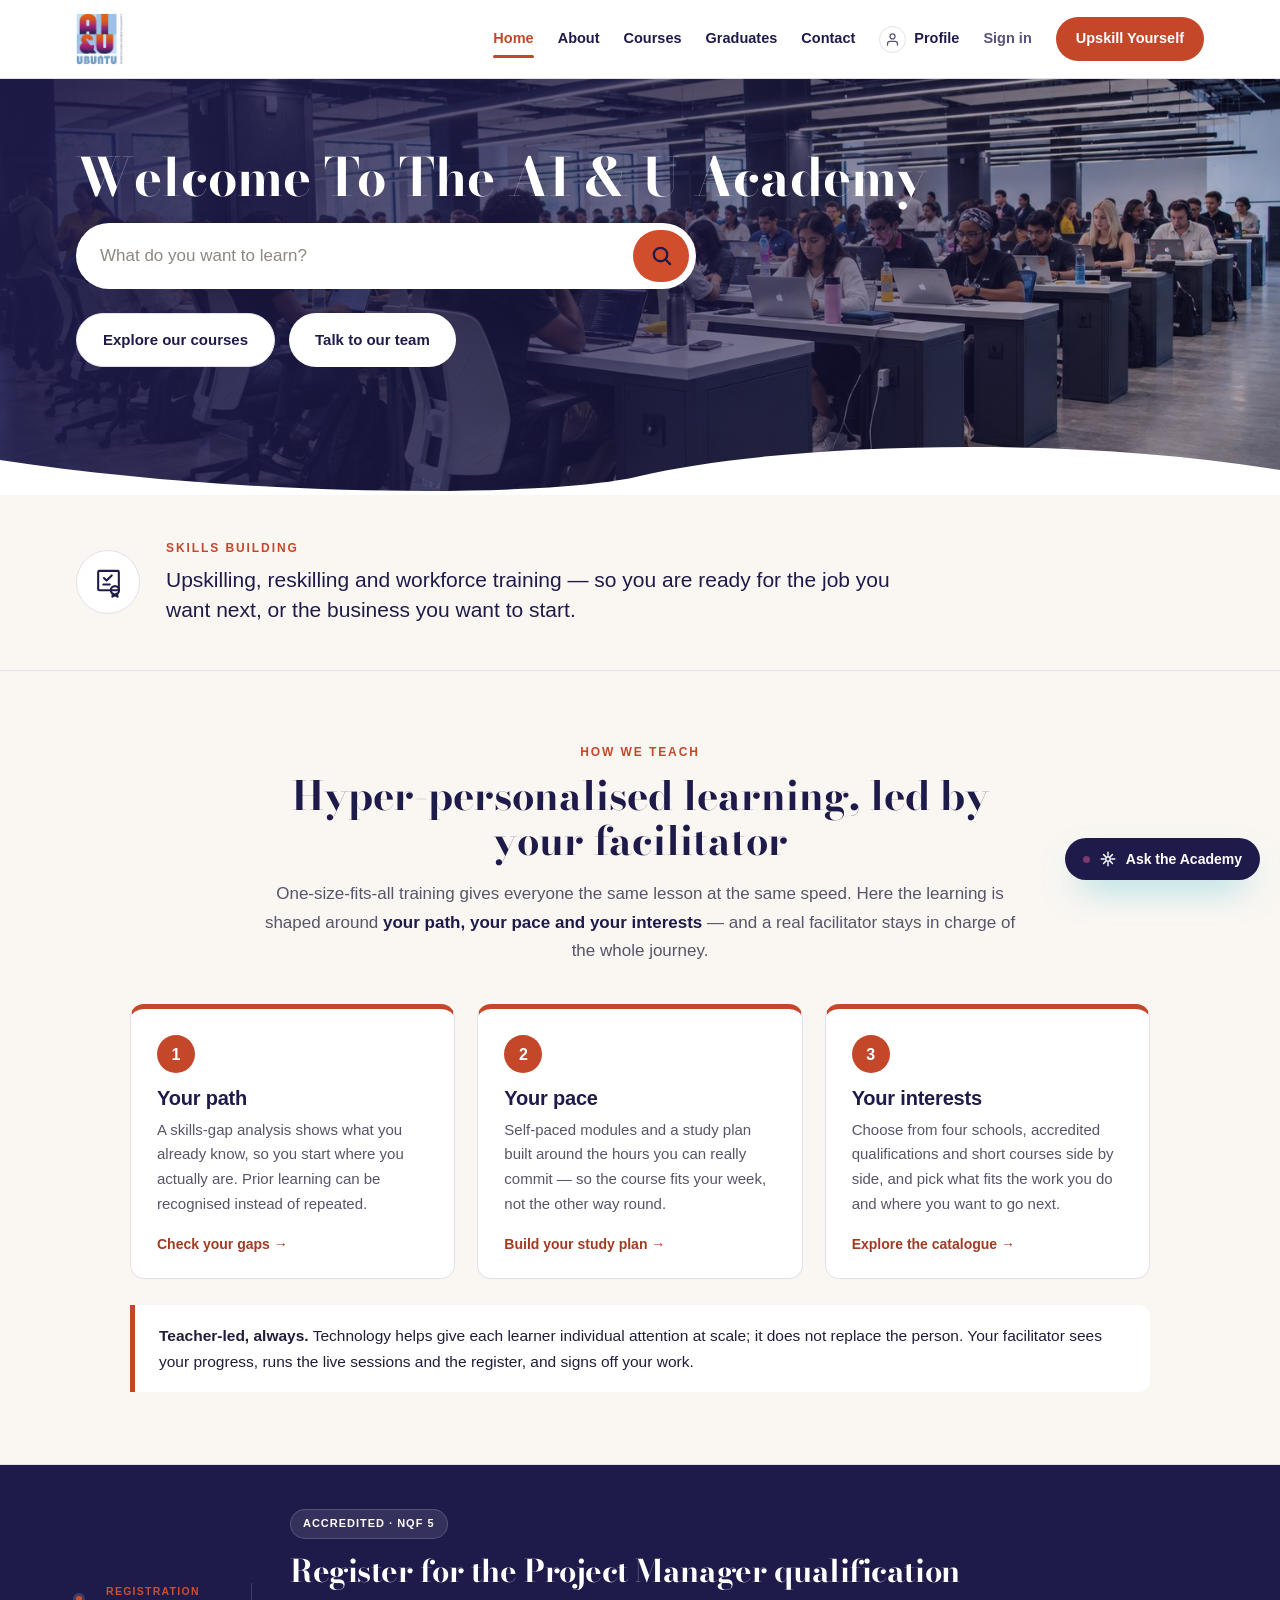
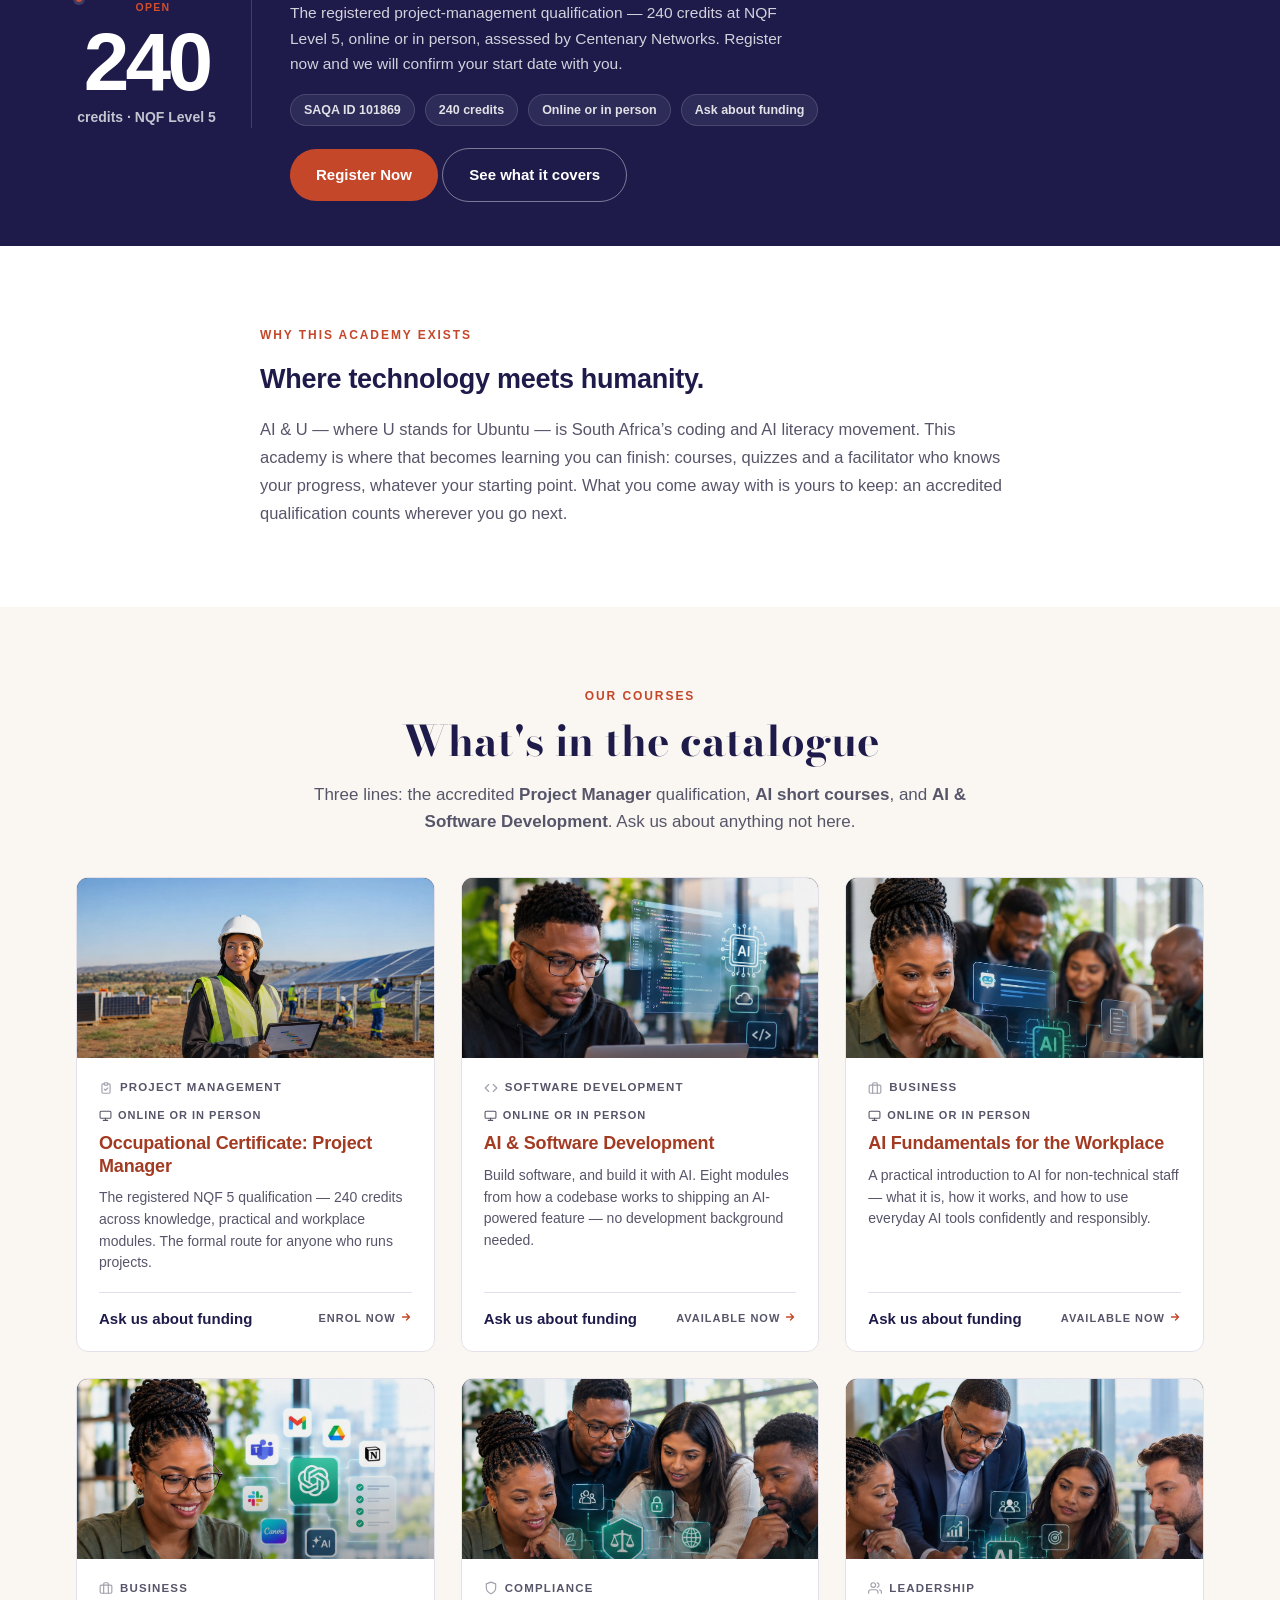
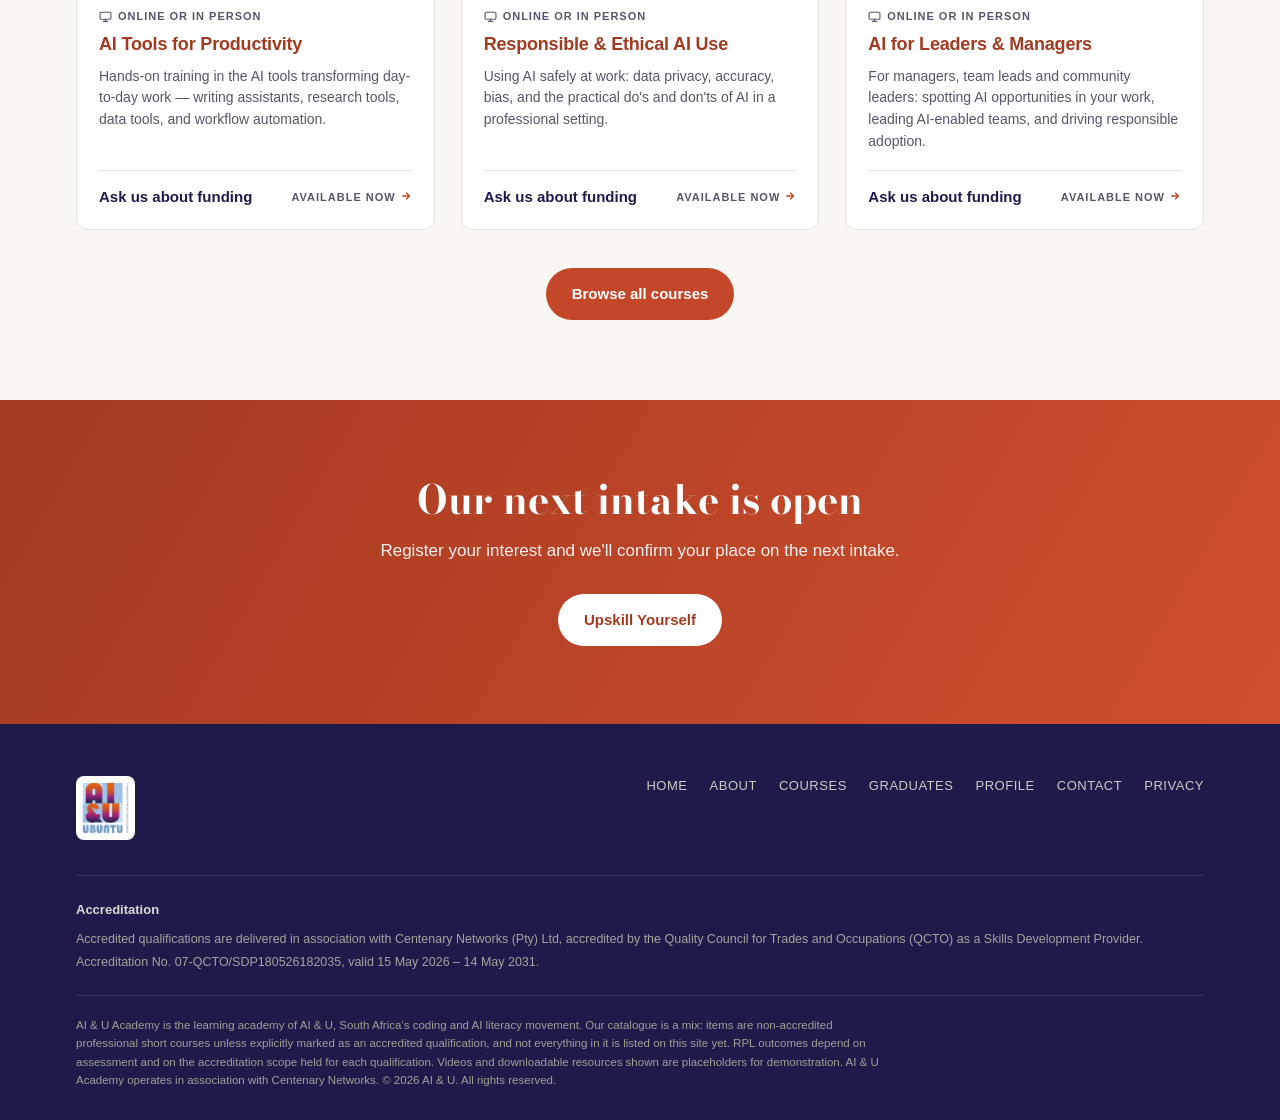
<file: index.html>
<!DOCTYPE html>
<html lang="en">
<head>
<meta charset="UTF-8">
<meta name="viewport" content="width=device-width, initial-scale=1.0">
<title>AI &amp; U Academy — Where Technology Meets Humanity</title>
<meta name="description" content="AI &amp; U Academy is the learning academy of AI &amp; U, South Africa’s coding and AI literacy movement — accredited qualifications and short courses, online or in person.">
<link rel="stylesheet" href="styles.css?v=20260913c">
</head>
<body>
<nav id="nav">
  <div class="nav-inner">
    <a href="./" class="brand"><img src="images/aiandu-logo.png" alt="AI &amp; U"></a>
    <div class="nav-links" id="navLinks">
      <a href="./" data-nav="home" class="active">Home</a>
      <a href="about" data-nav="about">About</a>
      <a href="courses" data-nav="courses">Courses</a>
      <a href="graduates" data-nav="graduates">Graduates</a>
      <a href="contact" data-nav="contact">Contact</a>
      <a href="profile" data-nav="profile" class="nav-profile" title="Your profile"><span class="np-av" aria-hidden="true"><svg viewBox="0 0 24 24" fill="none" stroke="currentColor" stroke-width="2" stroke-linecap="round" stroke-linejoin="round"><path d="M20 21v-2a4 4 0 0 0-4-4H8a4 4 0 0 0-4 4v2"/><circle cx="12" cy="7" r="4"/></svg></span><span class="np-label">Profile</span></a>
      <a href="contact" class="nav-cta">Upskill Yourself</a>
    </div>
    <button class="nav-toggle" id="navToggle" aria-label="Menu"><svg viewBox="0 0 24 24" fill="none" stroke="currentColor" stroke-width="2" stroke-linecap="round" style="width:26px;height:26px;display:block"><path d="M3 6h18M3 12h18M3 18h18"/></svg></button>
  </div>
</nav>
<!-- Hero. This is the 3 Jul layout (commit a4939c3) brought back on 9 Sep 2026:
     Kgomotso sent the old screenshot and asked for it on every academy —
     "simple and to the point". A photograph, one line, one search field, two
     pills, nothing else.

     Two things left behind on purpose. The drifting "neural network" canvas is
     gone for good (removed 2 Sep 2026, she found it uncomfortable), and so is
     the accreditation card that used to sit beside the headline — the
     QCTO → SAQA → Provider chain it explained is on /courses, which is where
     its "see which courses carry it" link already pointed.

     TO RESKIN THIS: change the photograph on .hero-photo and the two lines of
     copy. Nothing else in the hero belongs to one academy. The photograph is
     the same stock image on every site for now — swap in a real one from this
     academy the moment there is one. -->
<header class="hero" id="home">
  <div class="hero-photo" style="background-image:url(images/hero.jpg)"></div>
  <div class="hero-inner">
    <h1>Welcome To The AI &amp; U Academy</h1>
    <!-- A plain GET to /courses, so it still works with JavaScript off. The
         catalogue reads ?q= on load and opens filtered across every school —
         see the seed at the bottom of courses-index.js. -->
    <form class="hero-search" action="courses" method="get" role="search">
      <input type="search" name="q" placeholder="What do you want to learn?" aria-label="Search courses">
      <button class="go" type="submit" aria-label="Search"><svg viewBox="0 0 24 24" fill="none" stroke="currentColor" stroke-width="2.4" stroke-linecap="round" stroke-linejoin="round"><circle cx="11" cy="11" r="7"/><path d="m21 21-4.3-4.3"/></svg></button>
    </form>
    <div class="hero-cta">
      <a href="courses" class="btn btn-soft">Explore our courses</a>
      <a href="contact" class="btn btn-white">Talk to our team</a>
    </div>
  </div>
  <div class="hero-curve" aria-hidden="true"><svg viewBox="0 0 1440 70" preserveAspectRatio="none"><path d="M0,70 L0,34 C280,72 620,72 720,50 C860,20 1180,6 1440,44 L1440,70 Z" fill="#ffffff"/></svg></div>
</header>
<!-- Skills Building. Kgomotso's wording, in this site's voice — see the note
     beside .pillar in styles.css for what changed from the card she sent and
     why. Brand-neutral on purpose: this band is identical on all five
     academies, so it is one edit here and a copy across. -->
<section class="pillar">
  <div class="wrap pillar-inner">
    <div class="pillar-ico" aria-hidden="true"><svg viewBox="0 0 24 24" fill="none" stroke="currentColor" stroke-width="1.6" stroke-linecap="round" stroke-linejoin="round"><path d="M5 3h14a1 1 0 0 1 1 1v13a1 1 0 0 1-1 1H5a1 1 0 0 1-1-1V4a1 1 0 0 1 1-1Z"/><path d="m8.5 8.5 2 2 4-4"/><path d="M8 13.5h5"/><circle cx="17" cy="18" r="3.2"/><path d="m15.4 20.6-.4 2.4 2-1.1 2 1.1-.4-2.4"/></svg></div>
    <div>
      <span class="eyebrow">Skills Building</span>
      <p>Upskilling, reskilling and workforce training — so you are ready for the job you want next, or the business you want to start.</p>
    </div>
  </div>
</section>
<!-- Hyper-personalised learning. The selling point of how every course is delivered:
     the course adapts to the learner's starting point, pace and job, and a
     facilitator stays in control. Each claim maps to something that exists on the
     site (skills-gap, rpl, pm-schedule, the four schools, facilitator-run registers
     and hand-ins). Do not add a claim here that the platform does not do. -->
<section class="hp" id="hyper-personalised">
  <div class="wrap">
    <div class="hp-head reveal">
      <span class="eyebrow">How we teach</span>
      <h2>Hyper-personalised learning, led by your facilitator</h2>
      <p>One-size-fits-all training gives everyone the same lesson at the same speed. Here the learning is shaped around <strong>your path, your pace and your interests</strong> &mdash; and a real facilitator stays in charge of the whole journey.</p>
    </div>
    <div class="hp-grid">
      <div class="hp-card reveal">
        <div class="hp-num" aria-hidden="true">1</div>
        <h3>Your path</h3>
        <p>A skills-gap analysis shows what you already know, so you start where you actually are. Prior learning can be recognised instead of repeated.</p>
        <a href="skills-gap" class="hp-link">Check your gaps &rarr;</a>
      </div>
      <div class="hp-card reveal">
        <div class="hp-num" aria-hidden="true">2</div>
        <h3>Your pace</h3>
        <p>Self-paced modules and a study plan built around the hours you can really commit &mdash; so the course fits your week, not the other way round.</p>
        <a href="pm-schedule" class="hp-link">Build your study plan &rarr;</a>
      </div>
      <div class="hp-card reveal">
        <div class="hp-num" aria-hidden="true">3</div>
        <h3>Your interests</h3>
        <p>Choose from four schools, accredited qualifications and short courses side by side, and pick what fits the work you do and where you want to go next.</p>
        <a href="courses" class="hp-link">Explore the catalogue &rarr;</a>
      </div>
    </div>
    <p class="hp-strip reveal"><strong>Teacher-led, always.</strong> Technology helps give each learner individual attention at scale; it does not replace the person. Your facilitator sees your progress, runs the live sessions and the register, and signs off your work.</p>
  </div>
</section>
<!-- Intake band. Until 13 Sep 2026 this announced the 10 September 2026 start that
     Centenary Networks confirmed on 12 Aug. That date passed and no next intake date
     has been given, so the band no longer names one: it says registration is open and
     leads with the 240 credits instead. When Centenary confirm the next start, put
     the day and month back in .intake-day/.intake-mon and the date in the heading. -->
<section class="intake">
  <div class="wrap intake-grid reveal">
    <div class="intake-when">
      <span class="intake-eyebrow"><span class="dot"></span> Registration open</span>
      <div class="intake-day">240</div>
      <div class="intake-mon">credits · NQF Level 5</div>
    </div>
    <div class="intake-body">
      <span class="intake-tag">Accredited · NQF 5</span>
      <h2>Register for the Project Manager qualification</h2>
      <p>The registered project-management qualification — 240 credits at NQF Level 5, online or in person, assessed by Centenary Networks. Register now and we will confirm your start date with you.</p>
      <ul class="intake-facts">
        <li>SAQA ID 101869</li>
        <li>240 credits</li>
        <li>Online or in person</li>
        <li>Ask about funding</li>
      </ul>
      <div class="btn-row">
        <a href="contact?course=Occupational%20Certificate%3A%20Project%20Manager" class="btn btn-primary">Register Now</a>
        <a href="course?c=project-management" class="btn btn-ghost">See what it covers</a>
      </div>
    </div>
  </div>
</section>


<section>
  <div class="wrap">
    <!-- No leadership portrait or name here: the academy speaks in AI & U's own words,
         from aiandu.africa ("Where technology meets humanity", "where U stands for
         Ubuntu"). A named leader goes in only when Kgomotso supplies one. -->
    <div class="gm gm-solo reveal">
      <div>
        <span class="eyebrow">Why this academy exists</span>
        <blockquote>
          <p class="big">Where technology meets humanity.</p>
          <p>AI &amp; U — where U stands for Ubuntu — is South Africa’s coding and AI
            literacy movement. This academy is where that becomes learning you can
            finish: courses, quizzes and a facilitator who knows your progress,
            whatever your starting point. What you come away with is yours to keep:
            an accredited qualification counts wherever you go next.</p>
        </blockquote>
      </div>
    </div>
  </div>
</section>

<section id="courses" class="section-soft">
  <div class="wrap">
    <div class="sec-head center reveal"><span class="eyebrow">Our Courses</span><h2>What's in the catalogue</h2><p>Three lines: the accredited <strong>Project Manager</strong> qualification, <strong>AI short courses</strong>, and <strong>AI &amp; Software Development</strong>. Ask us about anything not here.</p></div>
    <div class="course-grid">

      <!-- Card 1 — Project Manager. First on purpose: it is the one qualification open for enrolment, so it is the first card on the page. -->
      <div class="ccard reveal">
        <div class="ccard-img">
          <div class="ccard-img-inner" style="background:linear-gradient(135deg,#060c33 0%,#0b1a6e 45%,#2f4fd0 78%,#1E1B4B 100%)">
            <svg viewBox="0 0 400 180" xmlns="http://www.w3.org/2000/svg" style="width:100%;height:100%;opacity:.4"><line x1="92" y1="36" x2="92" y2="152" stroke="#fff" stroke-width="1" opacity=".55"/><line x1="92" y1="152" x2="336" y2="152" stroke="#fff" stroke-width="1" opacity=".55"/><rect x="102" y="48" width="118" height="12" rx="4" fill="#D14E2D" opacity=".85"/><rect x="140" y="70" width="152" height="12" rx="4" fill="#fff" opacity=".45"/><rect x="182" y="92" width="92" height="12" rx="4" fill="#7B3A6E" opacity=".85"/><rect x="214" y="114" width="106" height="12" rx="4" fill="#fff" opacity=".3"/><path d="M320 120 l-8 -8 M320 120 l8 -8" stroke="#fff" stroke-width="1.4" opacity=".5" stroke-linecap="round"/><circle cx="320" cy="128" r="7" fill="#1E1B4B"/></svg>
          </div>
        </div>
        <div class="ccard-body">
          <div class="ccard-cat"><svg viewBox="0 0 24 24" fill="none" stroke="currentColor" stroke-width="2" stroke-linecap="round" stroke-linejoin="round" style="width:14px;height:14px"><path d="M9 5H7a2 2 0 0 0-2 2v12a2 2 0 0 0 2 2h10a2 2 0 0 0 2-2V7a2 2 0 0 0-2-2h-2"/><rect x="9" y="3" width="6" height="4" rx="1"/><path d="m9 14 2 2 4-4"/></svg> PROJECT MANAGEMENT</div>
          <div class="ccard-mode"><svg viewBox="0 0 24 24" fill="none" stroke="currentColor" stroke-width="2" stroke-linecap="round" stroke-linejoin="round" style="width:13px;height:13px"><rect x="2" y="4" width="20" height="13" rx="2"/><path d="M8 21h8M12 17v4"/></svg> ONLINE OR IN PERSON</div>
          <h4>Occupational Certificate: Project Manager</h4>
          <p>The registered NQF 5 qualification — 240 credits across knowledge, practical and workplace modules. The formal route for anyone who runs projects.</p>
          <div class="ccard-foot">
            <span class="price">Ask us about funding</span>
            <span class="avail">Enrol Now</span>
          </div>
        </div>
      </div>
      <!-- Card 2 — AI &amp; Software Development. One of the three lines Centenary
           is selling; see the focus tiles at the top of the catalogue. The eight
           modules are OURS, unlike Project Manager's, and are awaiting sign-off. -->
      <div class="ccard reveal">
        <div class="ccard-img">
          <div class="ccard-img-inner" style="background:linear-gradient(135deg,#101826 0%,#1b2b45 42%,#243a5e 70%,var(--accent) 100%)">
            <svg viewBox="0 0 400 180" xmlns="http://www.w3.org/2000/svg" style="width:100%;height:100%;opacity:.42"><rect x="58" y="34" width="176" height="112" rx="8" fill="none" stroke="#fff" stroke-width="1.2"/><line x1="58" y1="58" x2="234" y2="58" stroke="#fff" stroke-width="1" opacity=".5"/><circle cx="72" cy="46" r="3.4" fill="var(--accent)"/><circle cx="84" cy="46" r="3.4" fill="var(--green)" opacity=".85"/><circle cx="96" cy="46" r="3.4" fill="#fff" opacity=".45"/><path d="M104 84 l-16 16 16 16" fill="none" stroke="#fff" stroke-width="2.2" stroke-linecap="round" stroke-linejoin="round" opacity=".8"/><path d="M188 84 l16 16 -16 16" fill="none" stroke="#fff" stroke-width="2.2" stroke-linecap="round" stroke-linejoin="round" opacity=".8"/><line x1="132" y1="120" x2="160" y2="80" stroke="var(--accent)" stroke-width="2.4" stroke-linecap="round"/><rect x="72" y="70" width="52" height="7" rx="3" fill="#fff" opacity=".28"/><circle cx="304" cy="90" r="30" fill="none" stroke="#fff" stroke-width="1" opacity=".55"/><circle cx="304" cy="90" r="8" fill="var(--accent)"/><circle cx="266" cy="62" r="4.5" fill="var(--green)"/><circle cx="346" cy="68" r="4.5" fill="var(--green)"/><circle cx="272" cy="126" r="4.5" fill="#fff" opacity=".65"/><circle cx="344" cy="120" r="4.5" fill="#fff" opacity=".65"/><line x1="304" y1="90" x2="266" y2="62" stroke="var(--green)" stroke-width="1"/><line x1="304" y1="90" x2="346" y2="68" stroke="var(--green)" stroke-width="1"/><line x1="304" y1="90" x2="272" y2="126" stroke="#fff" stroke-width="1" opacity=".5"/><line x1="304" y1="90" x2="344" y2="120" stroke="#fff" stroke-width="1" opacity=".5"/></svg>
          </div>
        </div>
        <div class="ccard-body">
          <div class="ccard-cat"><svg viewBox="0 0 24 24" fill="none" stroke="currentColor" stroke-width="2" stroke-linecap="round" stroke-linejoin="round" style="width:14px;height:14px"><polyline points="16 18 22 12 16 6"/><polyline points="8 6 2 12 8 18"/></svg> SOFTWARE DEVELOPMENT</div>
          <div class="ccard-mode"><svg viewBox="0 0 24 24" fill="none" stroke="currentColor" stroke-width="2" stroke-linecap="round" stroke-linejoin="round" style="width:13px;height:13px"><rect x="2" y="4" width="20" height="13" rx="2"/><path d="M8 21h8M12 17v4"/></svg> ONLINE OR IN PERSON</div>
          <h4>AI &amp; Software Development</h4>
          <p>Build software, and build it with AI. Eight modules from how a codebase works to shipping an AI-powered feature — no development background needed.</p>
          <div class="ccard-foot">
            <span class="price">Ask us about funding</span>
            <span class="avail">Available Now</span>
          </div>
        </div>
      </div>
      <!-- Card 3 -->
      <div class="ccard reveal">
        <div class="ccard-img">
          <div class="ccard-img-inner" style="background:linear-gradient(135deg,#15133a 0%,#252257 40%,#3d1f3a 70%,#1E1B4B 100%)">
            <svg viewBox="0 0 400 180" xmlns="http://www.w3.org/2000/svg" style="width:100%;height:100%;opacity:.35"><circle cx="200" cy="90" r="60" fill="none" stroke="#fff" stroke-width="1"/><circle cx="200" cy="90" r="35" fill="none" stroke="#fff" stroke-width="1"/><circle cx="200" cy="90" r="10" fill="#1E1B4B"/><line x1="140" y1="90" x2="365" y2="90" stroke="#fff" stroke-width=".8"/><line x1="200" y1="30" x2="200" y2="150" stroke="#fff" stroke-width=".8"/><circle cx="280" cy="55" r="4" fill="#D14E2D"/><circle cx="130" cy="120" r="4" fill="#D14E2D"/><circle cx="320" cy="130" r="4" fill="#7B3A6E"/><line x1="200" y1="90" x2="280" y2="55" stroke="#D14E2D" stroke-width=".8"/><line x1="200" y1="90" x2="130" y2="120" stroke="#D14E2D" stroke-width=".8"/><line x1="200" y1="90" x2="320" y2="130" stroke="#7B3A6E" stroke-width=".8"/></svg>
          </div>
        </div>
        <div class="ccard-body">
          <div class="ccard-cat"><svg viewBox="0 0 24 24" fill="none" stroke="currentColor" stroke-width="2" stroke-linecap="round" stroke-linejoin="round" style="width:14px;height:14px"><rect x="2" y="7" width="20" height="14" rx="2"/><path d="M16 21V5a2 2 0 0 0-2-2h-4a2 2 0 0 0-2 2v16"/></svg> BUSINESS</div>
          <div class="ccard-mode"><svg viewBox="0 0 24 24" fill="none" stroke="currentColor" stroke-width="2" stroke-linecap="round" stroke-linejoin="round" style="width:13px;height:13px"><rect x="2" y="4" width="20" height="13" rx="2"/><path d="M8 21h8M12 17v4"/></svg> ONLINE OR IN PERSON</div>
          <h4>AI Fundamentals for the Workplace</h4>
          <p>A practical introduction to AI for non-technical staff — what it is, how it works, and how to use everyday AI tools confidently and responsibly.</p>
          <div class="ccard-foot">
            <span class="price">Ask us about funding</span>
            <span class="avail">Available Now</span>
          </div>
        </div>
      </div>

      <!-- Card 4 -->
      <div class="ccard reveal">
        <div class="ccard-img">
          <div class="ccard-img-inner" style="background:linear-gradient(135deg,#0d2b0d 0%,#1a4a1a 40%,#2d7a2d 70%,#7B3A6E 100%)">
            <svg viewBox="0 0 400 180" xmlns="http://www.w3.org/2000/svg" style="width:100%;height:100%;opacity:.4"><rect x="60" y="40" width="280" height="100" rx="8" fill="none" stroke="#fff" stroke-width="1"/><rect x="80" y="58" width="80" height="10" rx="3" fill="#fff" opacity=".5"/><rect x="80" y="76" width="120" height="8" rx="3" fill="#fff" opacity=".3"/><rect x="80" y="92" width="100" height="8" rx="3" fill="#fff" opacity=".3"/><rect x="80" y="108" width="60" height="8" rx="3" fill="#7B3A6E" opacity=".8"/><rect x="260" y="58" width="60" height="72" rx="4" fill="#D14E2D" opacity=".2"/><path d="M270 90 l10-15 10 8 10-20 10 10" fill="none" stroke="#D14E2D" stroke-width="2" stroke-linecap="round"/></svg>
          </div>
        </div>
        <div class="ccard-body">
          <div class="ccard-cat"><svg viewBox="0 0 24 24" fill="none" stroke="currentColor" stroke-width="2" stroke-linecap="round" stroke-linejoin="round" style="width:14px;height:14px"><rect x="2" y="7" width="20" height="14" rx="2"/><path d="M16 21V5a2 2 0 0 0-2-2h-4a2 2 0 0 0-2 2v16"/></svg> BUSINESS</div>
          <div class="ccard-mode"><svg viewBox="0 0 24 24" fill="none" stroke="currentColor" stroke-width="2" stroke-linecap="round" stroke-linejoin="round" style="width:13px;height:13px"><rect x="2" y="4" width="20" height="13" rx="2"/><path d="M8 21h8M12 17v4"/></svg> ONLINE OR IN PERSON</div>
          <h4>AI Tools for Productivity</h4>
          <p>Hands-on training in the AI tools transforming day-to-day work — writing assistants, research tools, data tools, and workflow automation.</p>
          <div class="ccard-foot">
            <span class="price">Ask us about funding</span>
            <span class="avail">Available Now</span>
          </div>
        </div>
      </div>

      <!-- Card 5 -->
      <div class="ccard reveal">
        <div class="ccard-img">
          <div class="ccard-img-inner" style="background:linear-gradient(135deg,#0a1040 0%,#0b1a6e 40%,#2f4fd0 70%,#1E1B4B 100%)">
            <svg viewBox="0 0 400 180" xmlns="http://www.w3.org/2000/svg" style="width:100%;height:100%;opacity:.4"><circle cx="200" cy="90" r="55" fill="none" stroke="#fff" stroke-width="1.5"/><path d="M175 70 l50 0 l-10 20 l-30 0 z" fill="#fff" opacity=".2"/><path d="M155 90 q0 -40 45 -40" fill="none" stroke="#D14E2D" stroke-width="2" stroke-dasharray="4 3"/><path d="M245 90 q0 40 -45 40" fill="none" stroke="#D14E2D" stroke-width="2" stroke-dasharray="4 3"/><circle cx="200" cy="90" r="8" fill="#1E1B4B"/><line x1="200" y1="82" x2="200" y2="60" stroke="#fff" stroke-width="2" stroke-linecap="round"/><line x1="200" y1="98" x2="212" y2="110" stroke="#fff" stroke-width="2" stroke-linecap="round"/></svg>
          </div>
        </div>
        <div class="ccard-body">
          <div class="ccard-cat"><svg viewBox="0 0 24 24" fill="none" stroke="currentColor" stroke-width="2" stroke-linecap="round" stroke-linejoin="round" style="width:14px;height:14px"><path d="M12 22s8-4 8-10V5l-8-3-8 3v7c0 6 8 10 8 10z"/></svg> COMPLIANCE</div>
          <div class="ccard-mode"><svg viewBox="0 0 24 24" fill="none" stroke="currentColor" stroke-width="2" stroke-linecap="round" stroke-linejoin="round" style="width:13px;height:13px"><rect x="2" y="4" width="20" height="13" rx="2"/><path d="M8 21h8M12 17v4"/></svg> ONLINE OR IN PERSON</div>
          <h4>Responsible & Ethical AI Use</h4>
          <p>Using AI safely at work: data privacy, accuracy, bias, and the practical do's and don'ts of AI in a professional setting.</p>
          <div class="ccard-foot">
            <span class="price">Ask us about funding</span>
            <span class="avail">Available Now</span>
          </div>
        </div>
      </div>

      <!-- Card 6 -->
      <div class="ccard reveal">
        <div class="ccard-img">
          <div class="ccard-img-inner" style="background:linear-gradient(135deg,#0a1628 0%,#1e3a5f 50%,#2d6a9f 100%)">
            <svg viewBox="0 0 400 180" xmlns="http://www.w3.org/2000/svg" style="width:100%;height:100%;opacity:.4"><circle cx="200" cy="90" r="45" fill="none" stroke="#fff" stroke-width="1"/><circle cx="200" cy="90" r="15" fill="#1E1B4B" opacity=".7"/><line x1="155" y1="90" x2="125" y2="70" stroke="#fff" stroke-width="1"/><circle cx="115" cy="65" r="12" fill="none" stroke="#D14E2D" stroke-width="1.5"/><line x1="155" y1="90" x2="125" y2="115" stroke="#fff" stroke-width="1"/><circle cx="115" cy="120" r="12" fill="none" stroke="#D14E2D" stroke-width="1.5"/><line x1="245" y1="90" x2="275" y2="70" stroke="#fff" stroke-width="1"/><circle cx="285" cy="65" r="12" fill="none" stroke="#7B3A6E" stroke-width="1.5"/><line x1="245" y1="90" x2="275" y2="115" stroke="#fff" stroke-width="1"/><circle cx="285" cy="120" r="12" fill="none" stroke="#7B3A6E" stroke-width="1.5"/></svg>
          </div>
        </div>
        <div class="ccard-body">
          <div class="ccard-cat"><svg viewBox="0 0 24 24" fill="none" stroke="currentColor" stroke-width="2" stroke-linecap="round" stroke-linejoin="round" style="width:14px;height:14px"><path d="M17 21v-2a4 4 0 0 0-4-4H5a4 4 0 0 0-4 4v2"/><circle cx="9" cy="7" r="4"/><path d="M23 21v-2a4 4 0 0 0-3-3.87M16 3.13a4 4 0 0 1 0 7.75"/></svg> LEADERSHIP</div>
          <div class="ccard-mode"><svg viewBox="0 0 24 24" fill="none" stroke="currentColor" stroke-width="2" stroke-linecap="round" stroke-linejoin="round" style="width:13px;height:13px"><rect x="2" y="4" width="20" height="13" rx="2"/><path d="M8 21h8M12 17v4"/></svg> ONLINE OR IN PERSON</div>
          <h4>AI for Leaders & Managers</h4>
          <p>For managers, team leads and community leaders: spotting AI opportunities in your work, leading AI-enabled teams, and driving responsible adoption.</p>
          <div class="ccard-foot">
            <span class="price">Ask us about funding</span>
            <span class="avail">Available Now</span>
          </div>
        </div>
      </div>



    </div>

    <div style="text-align:center;margin-top:38px"><a href="courses" class="btn btn-primary">Browse all courses</a></div>
  </div>
</section>

<section class="cta-band">
  <div class="wrap">
    <h2>Our next intake is open</h2>
    <p>Register your interest and we'll confirm your place on the next intake.</p>
    <a href="contact" class="btn btn-primary">Upskill Yourself</a>
  </div>
</section>

<footer>
  <div class="wrap">
    <div class="foot-top">
      <div class="foot-brand"><img src="images/aiandu-logo.png" alt="AI &amp; U"></div>
      <div class="foot-nav">
        <a href="./">Home</a>
        <a href="about">About</a>
        <a href="courses">Courses</a>
        <a href="graduates">Graduates</a>
        <a href="profile">Profile</a>
        <a href="contact">Contact</a>
        <a href="privacy">Privacy</a>
      </div>
    </div>
    <div class="foot-accred" style="max-width:none;border-bottom:1px solid rgba(255,255,255,.1);padding-bottom:22px;margin-bottom:20px">
      <strong>Accreditation</strong>
      <span>Accredited qualifications are delivered in association with Centenary Networks (Pty) Ltd, accredited by the Quality Council for Trades and Occupations (QCTO) as a Skills Development Provider. Accreditation No. 07-QCTO/SDP180526182035, valid 15 May 2026 – 14 May 2031.</span>
    </div>
    <p class="disclaimer">AI &amp; U Academy is the learning academy of AI &amp; U, South Africa’s coding and AI literacy movement. Our catalogue is a mix: items are non-accredited professional short courses unless explicitly marked as an accredited qualification, and not everything in it is listed on this site yet. RPL outcomes depend on assessment and on the accreditation scope held for each qualification. Videos and downloadable resources shown are placeholders for demonstration. AI &amp; U Academy operates in association with Centenary Networks. © 2026 AI &amp; U. All rights reserved.</p>
  </div>
</footer>
<script src="site.js?v=20260820"></script>
<script src="profile.js?v=20260820"></script>
<script src="locks.js?v=20260820"></script>
<script src="cards.js?v=20260913"></script>
<script src="assistant.js?v=20260820"></script>
</body></html>
</file>
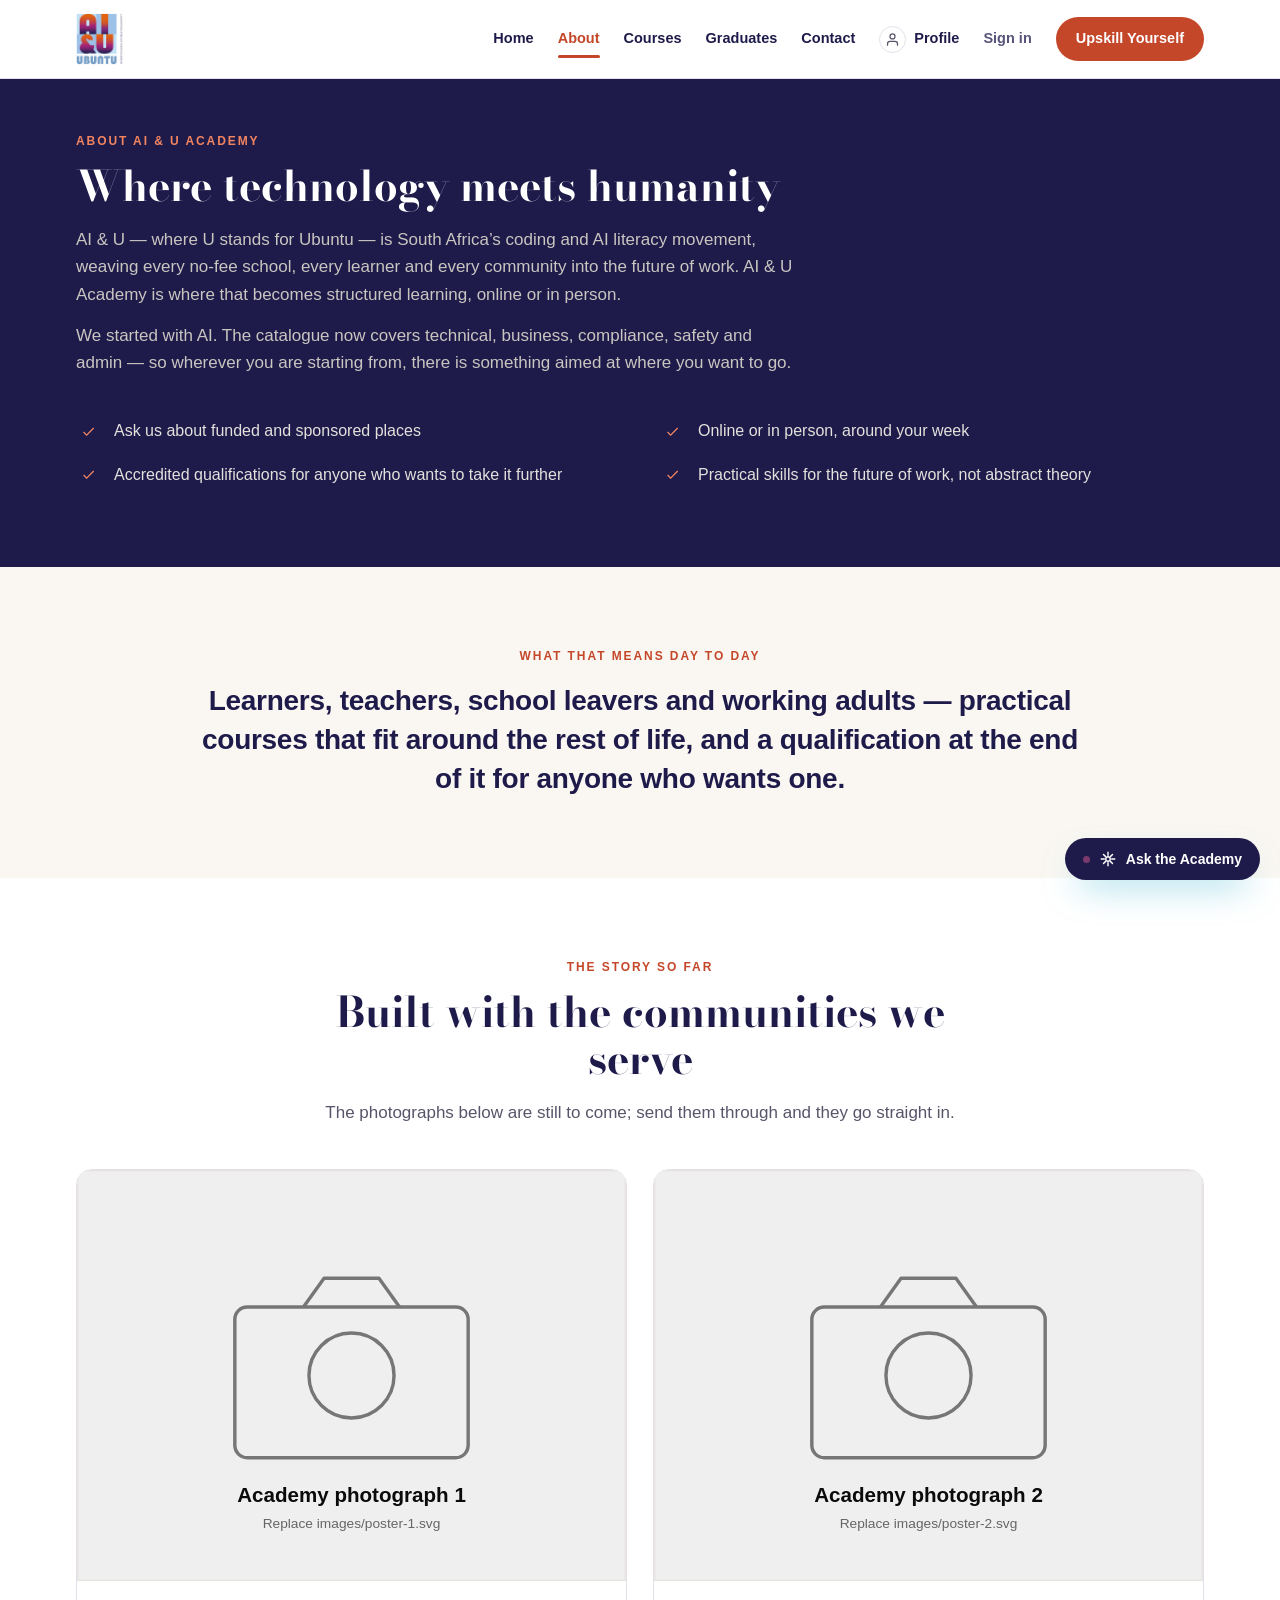
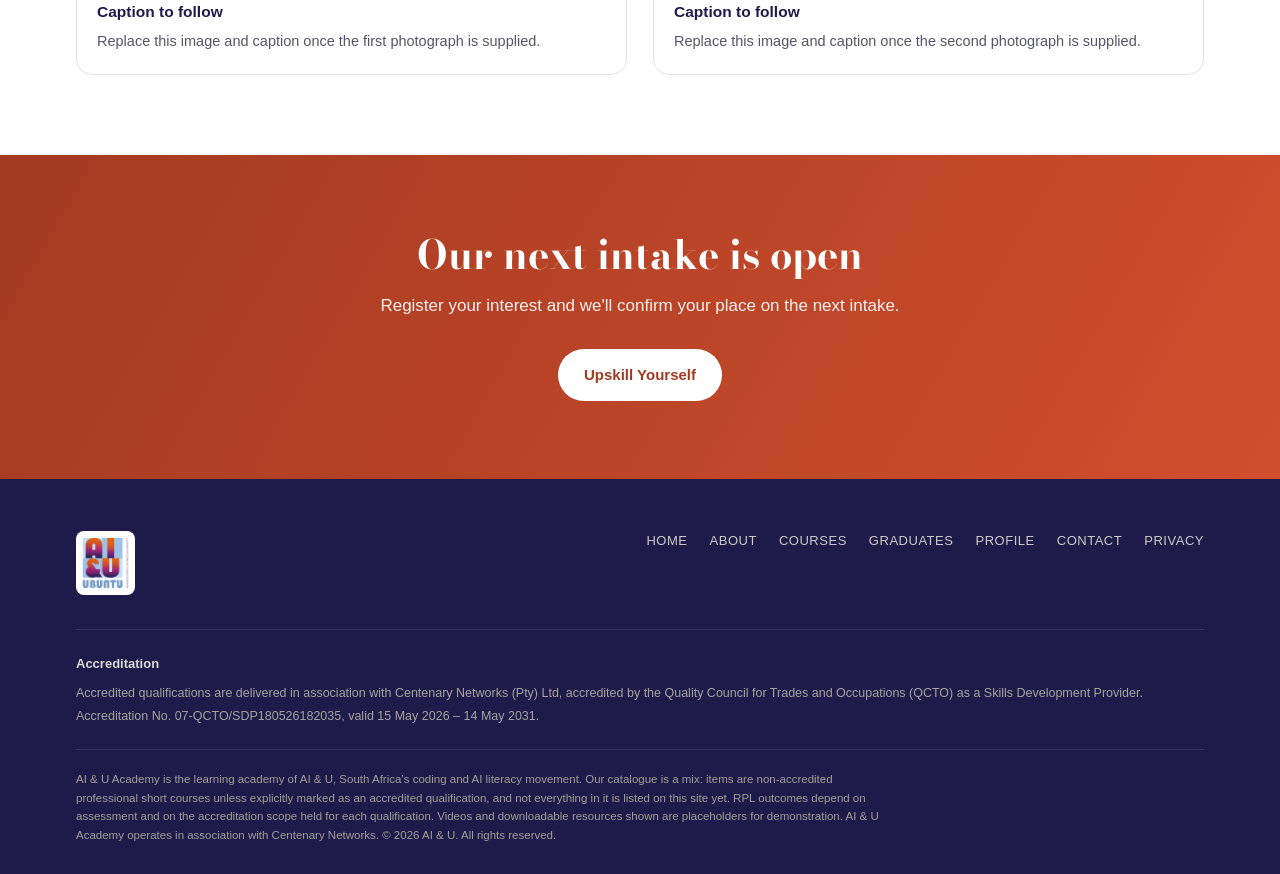
<file: about.html>
<!DOCTYPE html>
<html lang="en">

<head>
  <meta charset="UTF-8">
  <meta name="viewport" content="width=device-width, initial-scale=1.0">
  <title>About — AI &amp; U Academy</title>
  <meta name="description"
    content="About AI &amp; U Academy: the learning academy of AI &amp; U, South Africa’s coding and AI literacy movement — accredited qualifications and short courses, fully funded, online or in person.">
  <link rel="stylesheet" href="styles.css?v=20260913c">
</head>

<body>
  <nav id="nav">
    <div class="nav-inner">
      <a href="./" class="brand"><img src="images/aiandu-logo.png" alt="AI &amp; U"></a>
      <div class="nav-links" id="navLinks">
        <a href="./" data-nav="home">Home</a>
        <a href="about" data-nav="about" class="active">About</a>
        <a href="courses" data-nav="courses">Courses</a>
        <a href="graduates" data-nav="graduates">Graduates</a>
        <a href="contact" data-nav="contact">Contact</a>
      <a href="profile" data-nav="profile" class="nav-profile" title="Your profile"><span class="np-av" aria-hidden="true"><svg viewBox="0 0 24 24" fill="none" stroke="currentColor" stroke-width="2" stroke-linecap="round" stroke-linejoin="round"><path d="M20 21v-2a4 4 0 0 0-4-4H8a4 4 0 0 0-4 4v2"/><circle cx="12" cy="7" r="4"/></svg></span><span class="np-label">Profile</span></a>
        <a href="contact" class="nav-cta">Upskill Yourself</a>
      </div>
      <button class="nav-toggle" id="navToggle" aria-label="Menu"><svg viewBox="0 0 24 24" fill="none"
          stroke="currentColor" stroke-width="2" stroke-linecap="round" style="width:26px;height:26px;display:block">
          <path d="M3 6h18M3 12h18M3 18h18" />
        </svg></button>
    </div>
  </nav>
  <section class="section-dark page-top" id="about">
    <div class="wrap">
      <div class="sec-head reveal">
        <span class="eyebrow">About AI &amp; U Academy</span>
        <h2>Where technology meets humanity</h2>
        <p>AI &amp; U — where U stands for Ubuntu — is South Africa’s coding and AI literacy movement,
          weaving every no-fee school, every learner and every community into the future of work. AI &amp; U Academy
          is where that becomes structured learning, online or in person.</p>
        <p>We started with AI. The catalogue now covers technical, business, compliance, safety and admin —
          so wherever you are starting from, there is something aimed at where you want to go.</p>
      </div>
      <ul class="outcomes reveal">
        <li>Ask us about funded and sponsored places</li>
        <li>Online or in person, around your week</li>
        <li>Accredited qualifications for anyone who wants to take it further</li>
        <li>Practical skills for the future of work, not abstract theory</li>
      </ul>
    </div>
  </section>

  <section class="section-soft">
    <div class="wrap">
      <div class="energy-line reveal">
        <span class="eyebrow">What that means day to day</span>
        <p>Learners, teachers, school leavers and working adults — practical courses that fit around the rest of life,
          and a qualification at the end of it for anyone who wants one.</p>
      </div>
    </div>
  </section>

  <section>
    <div class="wrap">
      <div class="sec-head center reveal">
        <span class="eyebrow">The story so far</span>
        <h2>Built with the communities we serve</h2>
        <p>The photographs below are still to come; send them through and they go straight in.</p>
      </div>
      <!-- PLACEHOLDER: swap images/poster-1.svg and images/poster-2.svg for the real
           photographs, then rewrite the two captions to match. -->
      <div class="posters reveal">
        <figure class="poster">
          <img loading="lazy" src="images/poster-1.svg" alt="Placeholder for the first academy photograph">
          <figcaption><strong>Caption to follow</strong>Replace this image and caption once the first photograph is supplied.</figcaption>
        </figure>
        <figure class="poster">
          <img loading="lazy" src="images/poster-2.svg" alt="Placeholder for the second academy photograph">
          <figcaption><strong>Caption to follow</strong>Replace this image and caption once the second photograph is supplied.</figcaption>
        </figure>
      </div>
    </div>
  </section>

  <section class="cta-band">
    <div class="wrap">
      <h2>Our next intake is open</h2>
      <p>Register your interest and we'll confirm your place on the next intake.</p>
      <a href="contact" class="btn btn-primary">Upskill Yourself</a>
    </div>
  </section>

  <footer>
    <div class="wrap">
      <div class="foot-top">
        <div class="foot-brand"><img src="images/aiandu-logo.png" alt="AI &amp; U"></div>
        <div class="foot-nav">
          <a href="./">Home</a>
          <a href="about">About</a>
          <a href="courses">Courses</a>
          <a href="graduates">Graduates</a>
          <a href="profile">Profile</a>
          <a href="contact">Contact</a>
          <a href="privacy">Privacy</a>
        </div>
      </div>
      <div class="foot-accred"
        style="max-width:none;border-bottom:1px solid rgba(255,255,255,.1);padding-bottom:22px;margin-bottom:20px">
        <strong>Accreditation</strong>
        <span>Accredited qualifications are delivered in association with Centenary Networks (Pty) Ltd, accredited by
          the Quality Council for Trades and Occupations (QCTO) as a Skills Development Provider. Accreditation No.
          07-QCTO/SDP180526182035, valid 15 May 2026 – 14 May 2031.</span>
      </div>
      <p class="disclaimer">AI &amp; U Academy is the learning academy of AI &amp; U, South Africa’s coding and AI literacy movement. Our catalogue is a mix: items are non-accredited professional short courses unless
        explicitly marked as an accredited qualification, and not everything in it is listed on this site yet. RPL outcomes depend on assessment and on the accreditation scope held for each qualification. Videos and downloadable resources shown are placeholders for demonstration. AI &amp; U
        Academy operates in association with Centenary Networks. © 2026 AI &amp; U. All rights reserved.
      </p>
    </div>
  </footer>
  <script src="site.js?v=20260820"></script>
<script src="profile.js?v=20260820"></script>
  <script src="assistant.js?v=20260820"></script>
</body>

</html>
</file>
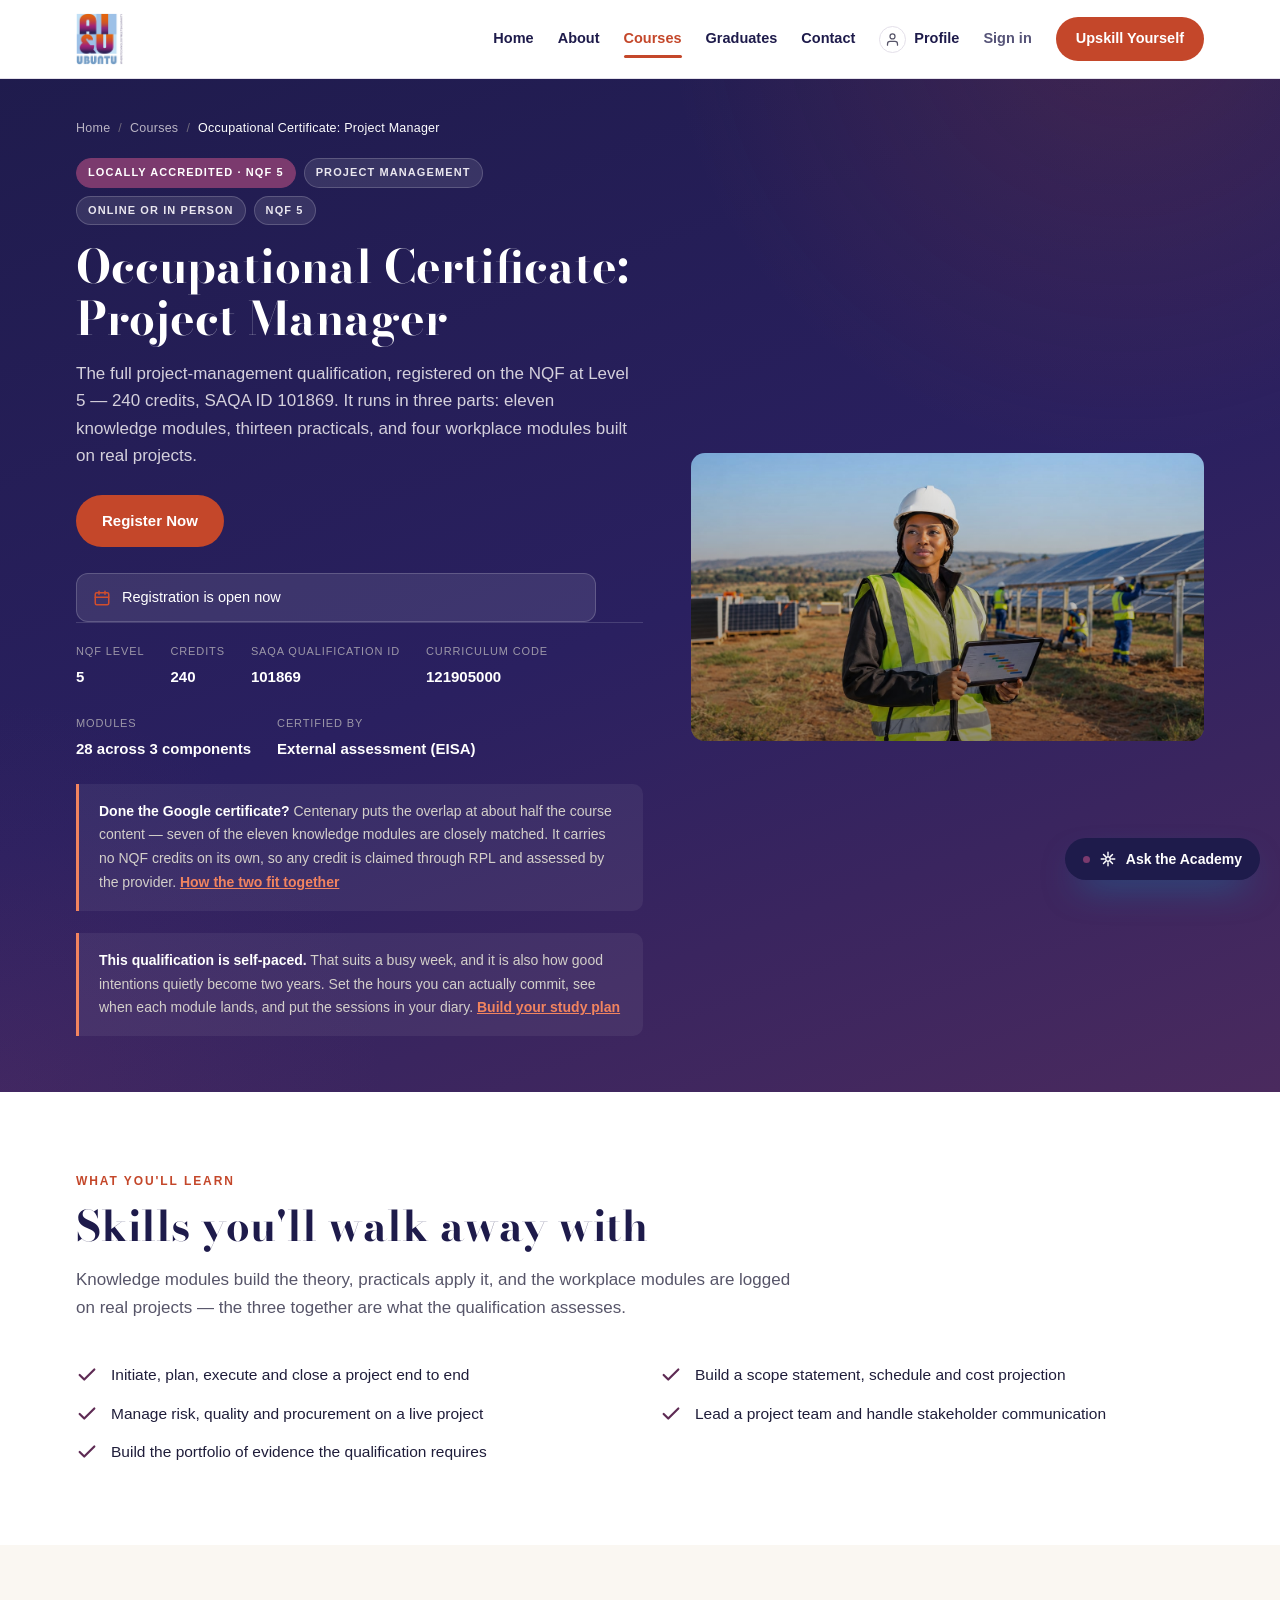
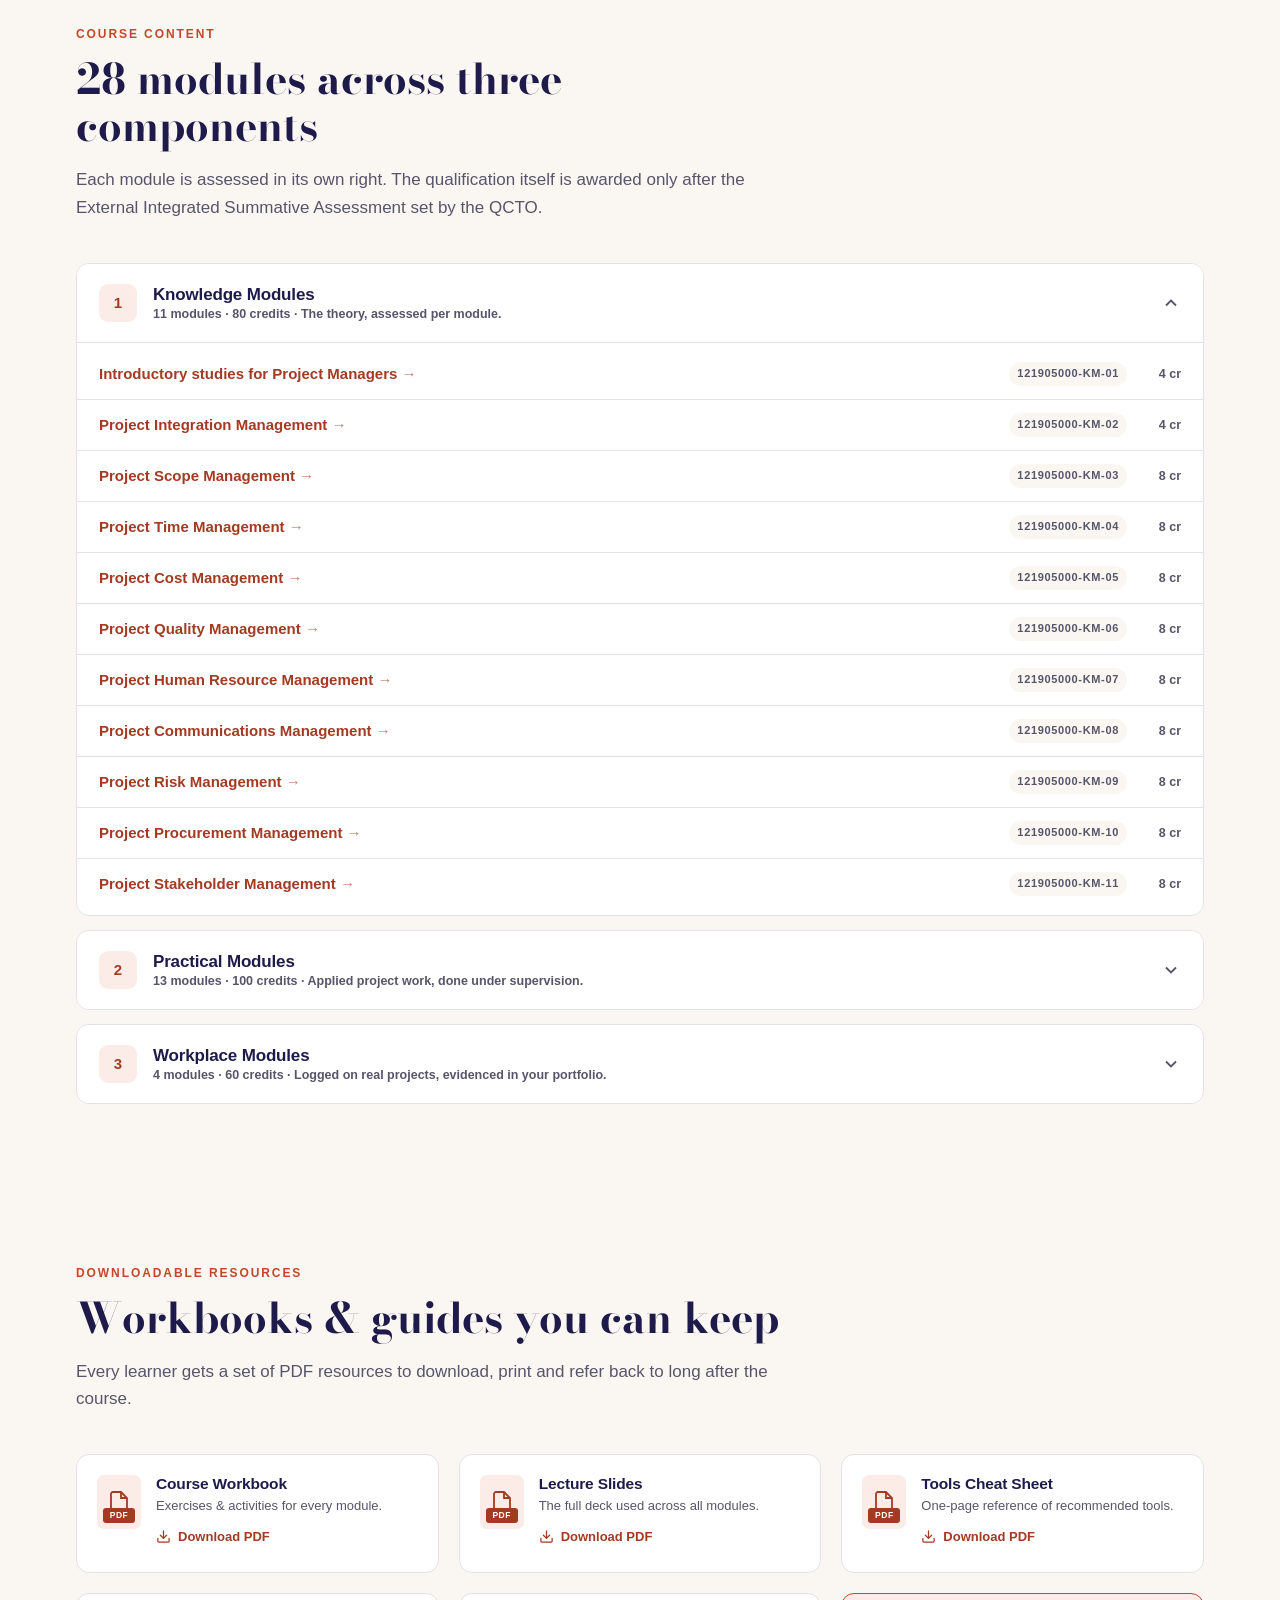
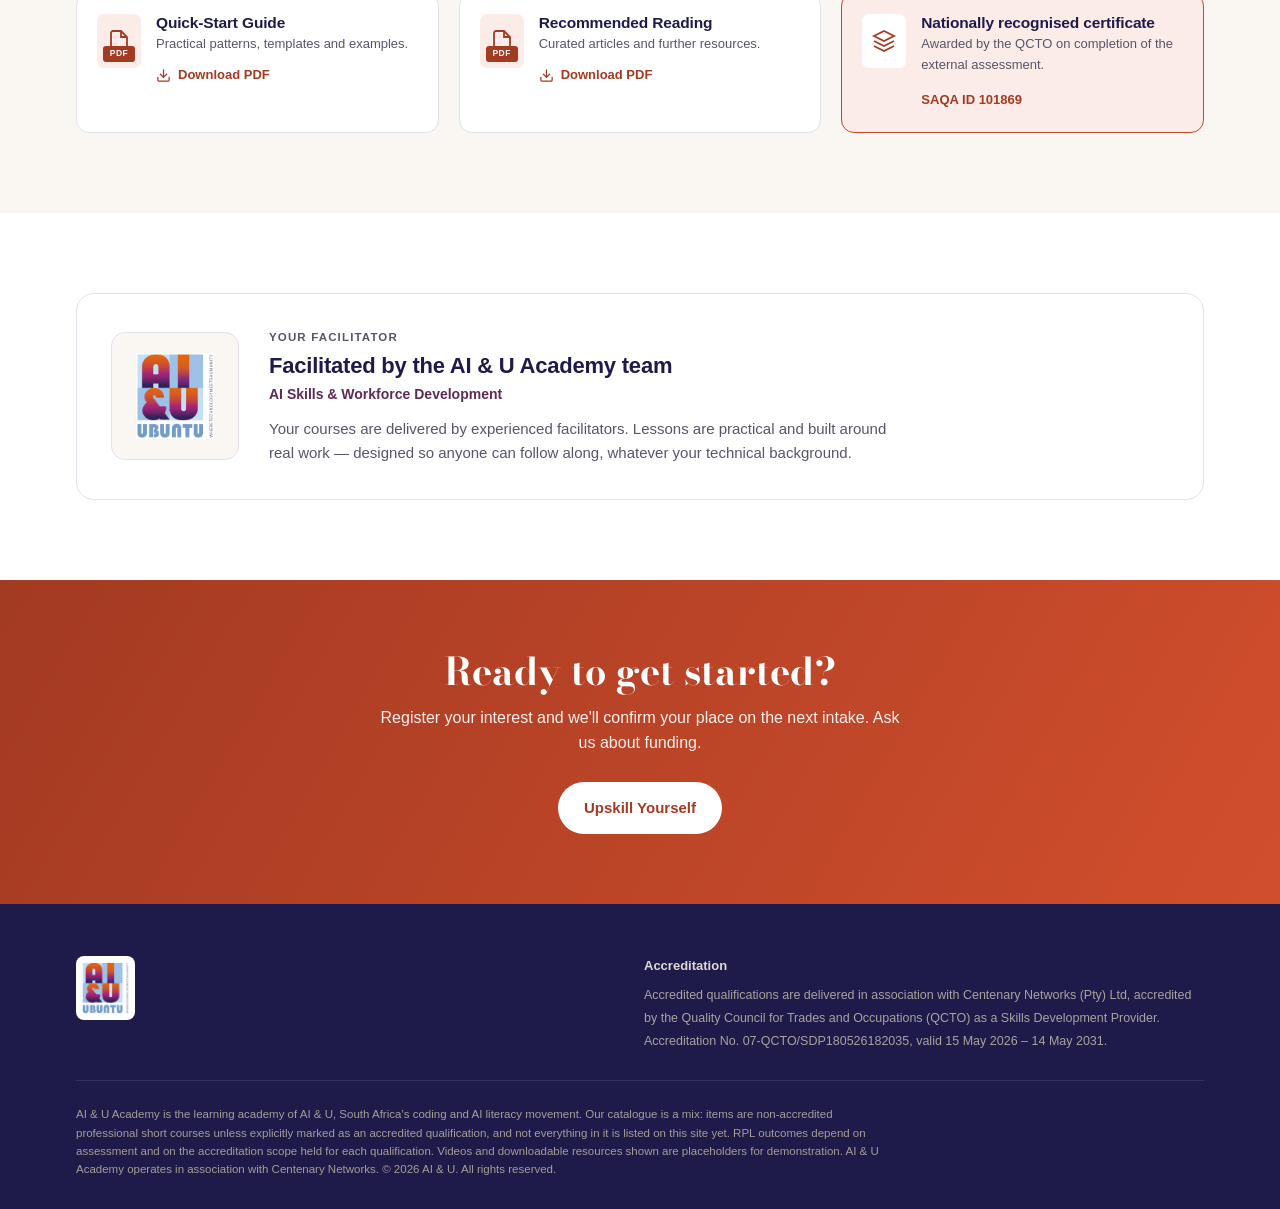
<file: course.html>
<!DOCTYPE html>
<html lang="en">
<head>
<meta charset="UTF-8">
<meta name="viewport" content="width=device-width, initial-scale=1.0">
<title>Course — AI &amp; U Academy</title>
<meta name="description" content="Video-led online courses with downloadable workbooks and resources, open to AI &amp; U learners through AI &amp; U Academy.">
<link rel="stylesheet" href="styles.css?v=20260913c">
</head>
<body>

<nav id="nav">
  <div class="nav-inner">
    <a href="./" class="brand"><img src="images/aiandu-logo.png" alt="AI &amp; U"></a>
    <div class="nav-links" id="navLinks">
      <a href="./" data-nav="home">Home</a>
      <a href="about" data-nav="about">About</a>
      <a href="courses" data-nav="courses" class="active">Courses</a>
      <a href="graduates" data-nav="graduates">Graduates</a>
      <a href="contact" data-nav="contact">Contact</a>
      <a href="profile" data-nav="profile" class="nav-profile" title="Your profile"><span class="np-av" aria-hidden="true"><svg viewBox="0 0 24 24" fill="none" stroke="currentColor" stroke-width="2" stroke-linecap="round" stroke-linejoin="round"><path d="M20 21v-2a4 4 0 0 0-4-4H8a4 4 0 0 0-4 4v2"/><circle cx="12" cy="7" r="4"/></svg></span><span class="np-label">Profile</span></a>
      <a href="contact" class="nav-cta">Upskill Yourself</a>
    </div>
    <button class="nav-toggle" id="navToggle" aria-label="Menu"><svg viewBox="0 0 24 24" fill="none" stroke="currentColor" stroke-width="2" stroke-linecap="round" style="width:26px;height:26px;display:block"><path d="M3 6h18M3 12h18M3 18h18"/></svg></button>
  </div>
</nav>

<header class="chero">
  <div class="wrap">
    <div class="crumb"><a href="./">Home</a><span>/</span><a href="courses">Courses</a><span>/</span><span id="c-crumb" style="color:#fff;margin:0"></span></div>
    <div class="chero-grid">
      <div>
        <div class="tags" id="c-tags"></div>
        <h1 id="c-h1"></h1>
        <p class="lead" id="c-lead"></p>
        <div class="actions">
          <a href="contact" class="btn btn-primary" id="c-enrol">Upskill Yourself</a>
          <button class="btn btn-light videoplay" id="c-watch" data-src="SAMPLE" data-title="Course Introduction">
            <svg viewBox="0 0 24 24" style="width:16px;height:16px;fill:currentColor"><path d="M8 5v14l11-7z"/></svg> Watch intro
          </button>
          <button class="btn btn-light" id="c-save">Save to my profile</button>
        </div>
        <div class="c-starts" id="c-starts" hidden></div>
        <div class="ataglance" id="c-facts"></div>
        <div id="c-lock"></div>
        <div id="c-rpl"></div>
      </div>
      <div id="c-herobox"></div>
    </div>
  </div>
</header>

<section>
  <div class="wrap">
    <div class="sec-head reveal">
      <span class="eyebrow">What you'll learn</span>
      <h2>Skills you'll walk away with</h2>
      <p id="c-learnnote">Every course pairs short, practical video lessons with a downloadable workbook so you can apply what you learn straight away.</p>
    </div>
    <ul class="learn reveal" id="c-learn"></ul>
  </div>
</section>

<section class="section-soft">
  <div class="wrap">
    <div class="sec-head reveal">
      <span class="eyebrow">Course content</span>
      <h2 id="c-modtitle">Video lessons &amp; modules</h2>
      <p id="c-modnote">Click any module to expand it, then play a lesson. Each module includes a downloadable PDF workbook.</p>
    </div>
    <div class="modules reveal" id="c-modules"></div>
  </div>
</section>

<section id="c-gallery-sec">
  <div class="wrap">
    <div class="sec-head reveal">
      <span class="eyebrow">Video highlights</span>
      <h2>A taste of the lessons</h2>
      <p>Short, focused videos you can watch at your own pace, on any device.</p>
    </div>
    <div class="vgrid reveal" id="c-gallery"></div>
  </div>
</section>

<section class="section-soft">
  <div class="wrap">
    <div class="sec-head reveal">
      <span class="eyebrow">Downloadable resources</span>
      <h2>Workbooks &amp; guides you can keep</h2>
      <p>Every learner gets a set of PDF resources to download, print and refer back to long after the course.</p>
    </div>
    <div class="dgrid reveal">
      <a class="dcard" href="resources/ai-fundamentals-workbook.pdf" download><span class="fic"><svg viewBox="0 0 24 24" fill="none" stroke="currentColor" stroke-width="1.8"><path d="M14 2H6a2 2 0 0 0-2 2v16a2 2 0 0 0 2 2h12a2 2 0 0 0 2-2V8z"/><path d="M14 2v6h6"/></svg><span class="ext">PDF</span></span><div class="dmeta"><h4>Course Workbook</h4><p>Exercises &amp; activities for every module.</p><span class="dl"><svg viewBox="0 0 24 24" fill="none" stroke="currentColor" stroke-width="2" stroke-linecap="round" stroke-linejoin="round"><path d="M21 15v4a2 2 0 0 1-2 2H5a2 2 0 0 1-2-2v-4"/><path d="M7 10l5 5 5-5M12 15V3"/></svg> Download PDF</span></div></a>
      <a class="dcard" href="resources/ai-fundamentals-slides.pdf" download><span class="fic"><svg viewBox="0 0 24 24" fill="none" stroke="currentColor" stroke-width="1.8"><path d="M14 2H6a2 2 0 0 0-2 2v16a2 2 0 0 0 2 2h12a2 2 0 0 0 2-2V8z"/><path d="M14 2v6h6"/></svg><span class="ext">PDF</span></span><div class="dmeta"><h4>Lecture Slides</h4><p>The full deck used across all modules.</p><span class="dl"><svg viewBox="0 0 24 24" fill="none" stroke="currentColor" stroke-width="2" stroke-linecap="round" stroke-linejoin="round"><path d="M21 15v4a2 2 0 0 1-2 2H5a2 2 0 0 1-2-2v-4"/><path d="M7 10l5 5 5-5M12 15V3"/></svg> Download PDF</span></div></a>
      <a class="dcard" href="resources/ai-tools-cheatsheet.pdf" download><span class="fic"><svg viewBox="0 0 24 24" fill="none" stroke="currentColor" stroke-width="1.8"><path d="M14 2H6a2 2 0 0 0-2 2v16a2 2 0 0 0 2 2h12a2 2 0 0 0 2-2V8z"/><path d="M14 2v6h6"/></svg><span class="ext">PDF</span></span><div class="dmeta"><h4>Tools Cheat Sheet</h4><p>One-page reference of recommended tools.</p><span class="dl"><svg viewBox="0 0 24 24" fill="none" stroke="currentColor" stroke-width="2" stroke-linecap="round" stroke-linejoin="round"><path d="M21 15v4a2 2 0 0 1-2 2H5a2 2 0 0 1-2-2v-4"/><path d="M7 10l5 5 5-5M12 15V3"/></svg> Download PDF</span></div></a>
      <a class="dcard" href="resources/ai-prompting-guide.pdf" download><span class="fic"><svg viewBox="0 0 24 24" fill="none" stroke="currentColor" stroke-width="1.8"><path d="M14 2H6a2 2 0 0 0-2 2v16a2 2 0 0 0 2 2h12a2 2 0 0 0 2-2V8z"/><path d="M14 2v6h6"/></svg><span class="ext">PDF</span></span><div class="dmeta"><h4>Quick-Start Guide</h4><p>Practical patterns, templates and examples.</p><span class="dl"><svg viewBox="0 0 24 24" fill="none" stroke="currentColor" stroke-width="2" stroke-linecap="round" stroke-linejoin="round"><path d="M21 15v4a2 2 0 0 1-2 2H5a2 2 0 0 1-2-2v-4"/><path d="M7 10l5 5 5-5M12 15V3"/></svg> Download PDF</span></div></a>
      <a class="dcard" href="resources/ai-reading-list.pdf" download><span class="fic"><svg viewBox="0 0 24 24" fill="none" stroke="currentColor" stroke-width="1.8"><path d="M14 2H6a2 2 0 0 0-2 2v16a2 2 0 0 0 2 2h12a2 2 0 0 0 2-2V8z"/><path d="M14 2v6h6"/></svg><span class="ext">PDF</span></span><div class="dmeta"><h4>Recommended Reading</h4><p>Curated articles and further resources.</p><span class="dl"><svg viewBox="0 0 24 24" fill="none" stroke="currentColor" stroke-width="2" stroke-linecap="round" stroke-linejoin="round"><path d="M21 15v4a2 2 0 0 1-2 2H5a2 2 0 0 1-2-2v-4"/><path d="M7 10l5 5 5-5M12 15V3"/></svg> Download PDF</span></div></a>
      <div class="dcard" id="c-certcard" style="background:var(--orange-tint);border-color:var(--orange)"><span class="fic" style="background:#fff"><svg viewBox="0 0 24 24" fill="none" stroke="currentColor" stroke-width="1.8"><path d="M12 2 2 7l10 5 10-5-10-5Z"/><path d="M2 17l10 5 10-5M2 12l10 5 10-5"/></svg></span><div class="dmeta"><h4>Certificate of Completion</h4><p>Earn a certificate when you finish all modules.</p><span class="dl" style="color:var(--orange-deep)">Included with enrolment</span></div></div>
    </div>
  </div>
</section>

<section>
  <div class="wrap">
    <div class="instructor reveal">
      <img class="logo" src="images/aiandu-logo.png" alt="AI &amp; U Academy">
      <div>
        <div class="ieyebrow">Your facilitator</div>
        <h3 id="c-fac-name">Facilitated by the AI &amp; U Academy team</h3>
        <div class="role" id="c-fac-role">AI Skills &amp; Workforce Development</div>
        <p id="c-fac-bio">Your courses are delivered by experienced facilitators. Lessons are practical and built around real work — designed so anyone can follow along, whatever your technical background.</p>
      </div>
    </div>
  </div>
</section>

<section class="enrol-band">
  <div class="wrap">
    <h2>Ready to get started?</h2>
    <p>Register your interest and we'll confirm your place on the next intake. Ask us about funding.</p>
    <a href="contact" class="btn btn-primary">Upskill Yourself</a>
  </div>
</section>

<footer>
  <div class="wrap">
    <div class="foot-top">
      <div class="foot-brand"><img src="images/aiandu-logo.png" alt="AI &amp; U"></div>
      <div class="foot-accred">
        <strong>Accreditation</strong>
        <span>Accredited qualifications are delivered in association with Centenary Networks (Pty) Ltd, accredited by the Quality Council for Trades and Occupations (QCTO) as a Skills Development Provider. Accreditation No. 07-QCTO/SDP180526182035, valid 15 May 2026 – 14 May 2031.</span>
      </div>
    </div>
    <p class="disclaimer">AI &amp; U Academy is the learning academy of AI &amp; U, South Africa’s coding and AI literacy movement. Our catalogue is a mix: items are non-accredited professional short courses unless explicitly marked as an accredited qualification, and not everything in it is listed on this site yet. RPL outcomes depend on assessment and on the accreditation scope held for each qualification. Videos and downloadable resources shown are placeholders for demonstration. AI &amp; U Academy operates in association with Centenary Networks. © 2026 AI &amp; U. All rights reserved.</p>
  </div>
</footer>

<div class="vmodal" id="vmodal" aria-hidden="true">
  <div class="vinner">
    <button class="vclose" id="vclose" aria-label="Close"><svg viewBox="0 0 24 24" fill="none" stroke="currentColor" stroke-width="2.4" stroke-linecap="round" style="width:13px;height:13px;margin-right:5px"><path d="M18 6 6 18M6 6l12 12"/></svg>Close</button>
    <div id="vmount"></div>
  </div>
</div>

<!-- both must load before the render below: locks.js says whether this course is
     open, pm-modules.js says which modules have a study guide to link to -->
<script src="locks.js?v=20260820"></script>
<script src="pm-modules.js?v=20260916"></script>
<script src="po-modules.js?v=20260916"></script>
<script src="nvc-modules.js?v=20260923"></script>
<script>
  // Placeholder intro clip: "A Designer Interacting With a Chatbot" (Coverr).
  // Coverr licence: free for commercial use, no attribution required. Self-hosted
  // in resources/ so the site doesn't depend on a third-party CDN staying up.
  // Swap per lesson by giving each lesson its own data-src.
  const SAMPLE="resources/ai-course-intro.mp4";
  function img(id,w){return id.indexOf("/")>-1?id:"https://images.unsplash.com/photo-"+id+"?auto=format&fit=crop&w="+(w||900)+"&q=70";}
  const POOL=["1677442136019-21780ecad995","1526374965328-7f61d4dc18c5","1488229297570-58520851e868","1531746790731-6c087fecd65a","1454165804606-c3d57bc86b40","1518186285589-2f7649de83e0"];
  const DUR=["8:40","9:15","10:05","7:50","11:20","9:30","8:10","10:40","9:55","12:05","8:35","11:10"];

  const LEARN={
    "Business":["Understand where AI creates real business value","Identify high-impact opportunities in your work","Use AI tools to save time on routine tasks","Communicate AI ideas clearly to your team","Apply AI responsibly and manage the risks"],
    "Computer Science":["Grasp the core technical concepts","Work hands-on with the relevant tools","Follow a real implementation end to end","Understand best practices and pitfalls","Build the confidence to keep going further"],
    "Health & Medicine":["See how AI is applied in clinical and research settings","Understand the data and models behind the tools","Explore real case studies and applications","Weigh the ethics, safety and limitations","Recognise where AI adds value in practice"],
    "Social Sciences":["Understand AI's impact on people and society","Explore policy, governance and regulation","Evaluate AI claims and risks critically","Apply responsible-use principles","Connect the ideas to real-world decisions"],
    "Compliance":["Recognise the key risks and obligations","Protect privacy and sensitive data","Spot and reduce bias and inaccuracy","Use AI safely in a professional setting","Help shape a simple, practical AI policy"],
    "Leadership":["Set a clear AI vision for your department","Lead AI-enabled teams with confidence","Put governance and risk controls in place","Drive responsible adoption and change","Measure the impact of your AI investment"],
    "Project Management":["Initiate, plan, execute and close a project end to end","Build a scope statement, schedule and cost projection","Manage risk, quality and procurement on a live project","Lead a project team and handle stakeholder communication","Build the portfolio of evidence the qualification requires"],
    "Procurement":["Build a category strategy instead of buying item by item","Run a tender from the bid pack through to evaluation and award","Write contracts and SLAs that can actually be measured","Negotiate, and build the cost model that backs your position","Hold the line on risk, governance and the audit trail"],
    "Software Development":["Read an unfamiliar codebase and find your way around","Write, test and debug code that works","Store, query and move data without losing any","Use AI coding assistants without trusting them blindly","Ship a working feature and keep it running"],
    "Technical":["Build job-ready technical skills","Practise hands-on, real-world competencies","Prepare thoroughly for assessment","Come away with a qualification that is yours to keep","Open up clear career pathways"]
  };

  function defaultModules(){return [
    {t:"Foundations",lessons:["Welcome & how this course works","The key ideas, in plain language","Why this matters right now"]},
    {t:"Core Concepts",lessons:["The essential building blocks","A closer look, step by step","Common patterns & examples"]},
    {t:"Tools & Techniques",lessons:["The tools you'll actually use","A guided, hands-on walkthrough","Tips, shortcuts & best practice"]},
    {t:"Putting It Into Practice",lessons:["A real-world worked example","Your personal action plan","Wrap-up, quiz & next steps"]}
  ];}

  // Per-course bespoke curriculum (AI Fundamentals keeps its original outline)
  const MOD_FUND=[
    {t:"Getting Started with AI",lessons:["What is AI, really?","A short history of machine learning","How AI assistants actually work","Module wrap-up & quiz"]},
    {t:"AI Tools for Everyday Work",lessons:["Writing & email assistants","Research & summarising tools","Spreadsheets & data helpers","Building your personal AI toolkit"]},
    {t:"Prompting Like a Pro",lessons:["The anatomy of a good prompt","Prompt patterns & reusable templates","Avoiding common mistakes"]},
    {t:"Using AI Responsibly",lessons:["Data privacy at work","Accuracy, sources & hallucinations","Bias & fairness","A simple workplace AI policy"]},
    {t:"Putting It Into Practice",lessons:["Mapping AI to your role","A real workflow, start to finish","Your 30-day AI action plan"]}
  ];
  const MOD_TOOLS=[
    {t:"Your AI Toolkit",lessons:["The landscape of workplace AI tools","Choosing the right tool for the job","Setting up safely & securely"]},
    {t:"Writing & Communication",lessons:["Drafting emails & documents fast","Editing, tone & summarising","Meeting notes & follow-ups"]},
    {t:"Research & Information",lessons:["Searching & summarising with AI","Fact-checking & verifying sources","Turning research into reports"]},
    {t:"Data & Automation",lessons:["Spreadsheets & quick analysis","Automating repetitive tasks","Building your daily AI workflow"]}
  ];
  const MOD_RESP=[
    {t:"Foundations of Responsible AI",lessons:["Why responsible AI matters","Key principles & frameworks","Your duty of care at work"]},
    {t:"Privacy & Data Protection",lessons:["What not to put into AI tools","POPIA & data protection basics","Keeping client data safe"]},
    {t:"Accuracy & Bias",lessons:["Hallucinations & misinformation","Recognising and reducing bias","Human oversight & accountability"]},
    {t:"Responsible Use in Practice",lessons:["Disclosure & transparency","Drafting a workplace AI policy","Case studies & red flags"]}
  ];
  const MOD_LEAD=[
    {t:"The Leader's View of AI",lessons:["What every leader must know","Separating hype from value","AI maturity & readiness"]},
    {t:"Finding Opportunities",lessons:["Spotting high-value use cases","Building the business case","Prioritising & sequencing"]},
    {t:"Leading AI-Enabled Teams",lessons:["Skills, roles & upskilling","Managing change & resistance","Governance & risk controls"]},
    {t:"From Pilot to Scale",lessons:["Running a successful pilot","Measuring impact & ROI","Your AI leadership roadmap"]}
  ];
  const MOD_VENTURE=[
    {t:"AI & Opportunity",lessons:["New business models powered by AI","Where the gaps are in Africa","Validating an AI idea"]},
    {t:"Building the Venture",lessons:["From concept to MVP","AI tools for founders","Lean experimentation"]},
    {t:"Go-To-Market",lessons:["Customers, pricing & positioning","Growth with limited resources","Pitching & funding"]},
    {t:"Scaling Responsibly",lessons:["Data, ethics & trust","Building a team","Your venture action plan"]}
  ];
  const MOD_DEPLOY_TML=[
    {t:"From Model to Microcontroller",lessons:["Recap: the TinyML pipeline","Why deploy on-device","Hardware & toolchain setup"]},
    {t:"TensorFlow Lite for Microcontrollers",lessons:["Converting & quantising models","Writing the inference code","Memory & performance limits"]},
    {t:"Building the Application",lessons:["Capturing sensor data","Running inference on-device","Handling outputs & actions"]},
    {t:"Deploy & Iterate",lessons:["Flashing to the device","Debugging on hardware","Optimising & shipping your app"]}
  ];
  const MOD_FUND_TML=[
    {t:"What is TinyML?",lessons:["Machine learning in tiny places","Embedded systems basics","Real-world TinyML applications"]},
    {t:"The Machine Learning Basics",lessons:["Data, features & labels","Training a simple model","Evaluating performance"]},
    {t:"Neural Networks Demystified",lessons:["How neural networks learn","Models small enough to fit","Tradeoffs & constraints"]},
    {t:"The Language of TinyML",lessons:["Sensors & signals","The end-to-end workflow","Where to go next"]}
  ];
  const MOD_STRATEGY=[
    {t:"The Strategic Landscape",lessons:["AI beyond the hype","What's actually changing","Threats & opportunities"]},
    {t:"Building Your AI Strategy",lessons:["Aligning AI to business goals","Capabilities, data & talent","Prioritising initiatives"]},
    {t:"Creating Real Value",lessons:["Use cases that move the needle","Measuring value & ROI","Avoiding common traps"]},
    {t:"Leading the Transformation",lessons:["Operating model & governance","Culture & change","Your 90-day strategy plan"]}
  ];
  const MOD_MED_FOUND=[
    {t:"AI in Medicine, Explained",lessons:["Why AI in healthcare now","Core concepts for clinicians","Data in medicine"]},
    {t:"Machine Learning for Health",lessons:["How clinical models are built","Validation & evidence","Reading the literature critically"]},
    {t:"Applications in Practice",lessons:["Imaging & diagnostics","Prediction & risk scoring","Workflow & decision support"]},
    {t:"Safety, Ethics & the Future",lessons:["Bias, equity & safety","Regulation & governance","The future of AI in medicine"]}
  ];
  const MOD_ETHICS_BIZ=[
    {t:"The Ethics of AI at Work",lessons:["Why ethics is a business issue","Key risks & harms","Principles & frameworks"]},
    {t:"Bias & Fairness",lessons:["Where bias comes from","Detecting & measuring bias","Mitigation strategies"]},
    {t:"Trust & Transparency",lessons:["Explainability & disclosure","Privacy & consent","Accountability & oversight"]},
    {t:"Building an Ethical Culture",lessons:["Policies & guardrails","Responsible procurement","Your ethical AI checklist"]}
  ];
  const MOD_IN_ACTION=[
    {t:"Understanding AI in All Its Forms",lessons:["The AI toolbox","What AI can & can't do","Mapping AI to your department"]},
    {t:"Strategy & Adoption",lessons:["Building an adoption roadmap","Data readiness","Risk & responsible adoption"]},
    {t:"People & Process",lessons:["Roles, skills & culture","Redesigning workflows","Change management"]},
    {t:"Delivering Impact",lessons:["Measuring outcomes","Scaling what works","Your organisational action plan"]}
  ];
  const MOD_CYBER=[
    {t:"The Cyber Threat Landscape",lessons:["Threats, actors & motives","Anatomy of an attack","Risk in context"]},
    {t:"Technology & Defence",lessons:["Core security technologies","Identity, access & encryption","Detection & response"]},
    {t:"Policy & Governance",lessons:["Laws, standards & compliance","Building security policy","Incident & crisis response"]},
    {t:"Leading on Cyber",lessons:["Security culture & awareness","Boardroom communication","Your cyber resilience plan"]}
  ];
  const MOD_MED_NLP=[
    {t:"NLP in Healthcare",lessons:["Why language matters in medicine","Clinical text & its challenges","The NLP pipeline"]},
    {t:"Core NLP Techniques",lessons:["From text to data","Named entities & coding","Large language models in medicine"]},
    {t:"Applications",lessons:["Clinical notes & documentation","Literature & evidence mining","Patient communication"]},
    {t:"Safety & Implementation",lessons:["Bias, privacy & safety","Validation & oversight","Deploying NLP responsibly"]}
  ];
  const MOD_CS_LAW=[
    {t:"How Computers Work",lessons:["Data, bits & encoding","Software, systems & the internet","Key concepts for lawyers"]},
    {t:"Data & Algorithms",lessons:["How algorithms make decisions","Databases & data flows","Security & encryption basics"]},
    {t:"AI & Emerging Tech",lessons:["What AI really is","Privacy, IP & liability","Evidence & e-discovery"]},
    {t:"Tech in Legal Practice",lessons:["Legal tech tools","Advising tech-driven clients","Your tech-fluency toolkit"]}
  ];
  const MOD_ESS_BIZ=[
    {t:"AI Foundations",lessons:["What AI is, in business terms","The tools you'll meet","Opportunities & limits"]},
    {t:"AI at Work",lessons:["Everyday business use cases","Working alongside AI","Productivity & quality"]},
    {t:"Value & Risk",lessons:["Building the case for AI","Risk, ethics & compliance","Avoiding the pitfalls"]},
    {t:"Getting Started",lessons:["Your first AI projects","Upskilling your team","Your business AI plan"]}
  ];
  const MOD_AGENTIC=[
    {t:"What is Agentic AI?",lessons:["From chatbots to agents","How AI agents work","Where agents add value"]},
    {t:"Business Applications",lessons:["Automating multi-step work","Agents in the enterprise","Real-world examples"]},
    {t:"Risks & Controls",lessons:["New risks of autonomy","Guardrails & oversight","Security & reliability"]},
    {t:"Adopting Agents",lessons:["Designing agent workflows","Governance & accountability","Your agentic AI roadmap"]}
  ];
  const MOD_COMPETING=[
    {t:"The New Rules of Competition",lessons:["How AI reshapes industries","Digital operating models","Network effects & scale"]},
    {t:"The AI-Powered Firm",lessons:["Data & the AI factory","Rearchitecting the business","Removing the bottlenecks"]},
    {t:"Strategy & Advantage",lessons:["New sources of advantage","Ecosystems & platforms","Disruption & response"]},
    {t:"Leading the Change",lessons:["Capabilities & culture","Ethics & responsibility","Your competitive AI agenda"]}
  ];
  const MOD_LEAD_EMERG=[
    {t:"The Emerging-Tech Landscape",lessons:["AI, security & beyond","Strategic significance","Risk & opportunity"]},
    {t:"Strategy & Decision-Making",lessons:["Evaluating new technologies","Investment & prioritisation","Building capability"]},
    {t:"Security & Risk",lessons:["Threats & resilience","Governance & policy","Crisis leadership"]},
    {t:"Leading Through Change",lessons:["Culture & talent","Ethics & responsibility","Your leadership action plan"]}
  ];
  const MOD_MED_SIGNAL=[
    {t:"Biomedical Signals 101",lessons:["Signals in medicine (ECG, EEG & more)","From sensor to data","Why interpretation is hard"]},
    {t:"Machine Learning for Signals",lessons:["Features & representations","Deep learning for time series","Training & validation"]},
    {t:"Diagnostic Applications",lessons:["Detecting abnormalities","Monitoring & alerts","Case studies"]},
    {t:"Safety & Deployment",lessons:["Evidence, bias & safety","Clinical integration","The road ahead"]}
  ];

  /* The registered curriculum for SAQA 101869, taken from the provider's QCTO
     pack (Form 3 Programme Implementation + Form 4 Learning Material Matrix,
     curriculum code 121905000). Credits sum to the 240 the documents state:
     knowledge 80, practical 100, workplace 60. Do not edit these by hand —
     they are the registered qualification, not marketing copy. */
  const QCTO_PROJECT_MANAGER=[
    {c:"Knowledge Modules",cr:80,note:"The theory, assessed per module.",mods:[
      ["KM-01","Introductory studies for Project Managers",4],
      ["KM-02","Project Integration Management",4],
      ["KM-03","Project Scope Management",8],
      ["KM-04","Project Time Management",8],
      ["KM-05","Project Cost Management",8],
      ["KM-06","Project Quality Management",8],
      ["KM-07","Project Human Resource Management",8],
      ["KM-08","Project Communications Management",8],
      ["KM-09","Project Risk Management",8],
      ["KM-10","Project Procurement Management",8],
      ["KM-11","Project Stakeholder Management",8]
    ]},
    {c:"Practical Modules",cr:100,note:"Applied project work, done under supervision.",mods:[
      ["PM-01","Initiate a project",4],
      ["PM-02","Plan and develop a project management approach and scope statement",8],
      ["PM-03","Plan and develop a project time line and schedule",8],
      ["PM-04","Plan for and project the cost of a project",8],
      ["PM-05","Plan project management systems",8],
      ["PM-06","Monitor and control the scope of a project",8],
      ["PM-07","Control the project delivery schedules and costs",8],
      ["PM-08","Control the project quality",8],
      ["PM-09","Manage and control the human resources of a project",8],
      ["PM-10","Conduct and control project communication and stakeholder interaction",8],
      ["PM-11","Manage and control project risks",8],
      ["PM-12","Manage and control project procurement activities",8],
      ["PM-13","Manage and control project close-out activities",8]
    ]},
    {c:"Workplace Modules",cr:60,note:"Logged on real projects, evidenced in your portfolio.",mods:[
      ["WM-01","Attend to project initiation management processes",10],
      ["WM-02","Attend to project planning processes",20],
      ["WM-03","Attend to project execution and control processes",20],
      ["WM-04","Attend to project close out processes",10]
    ]}
  ];

  /* Procurement Officer, SAQA 111445, curriculum 332302-001-01-00. Taken from
     SECTION 1 (2.1 Curriculum Structure) of the provider's curriculum document
     on 16 Sep 2026 — these are the registered module titles and credit values.
     The eight knowledge modules are the ones studied on the site, and their
     topics live in po-modules.js. */
  const QCTO_PROCUREMENT_OFFICER=[
    {c:"Knowledge Modules",cr:79,note:"The theory, assessed per module.",mods:[
      ["KM-01","Introduction to supply chain management",10],
      ["KM-02","Demand execution management operations",10],
      ["KM-03","Sourcing in procurement and supply",12],
      ["KM-04","Inventory management",10],
      ["KM-05","Negotiating and contracting in procurement and supply",13],
      ["KM-06","Procurement operations",10],
      ["KM-07","Returns management",7],
      ["KM-08","Performance management and improvement of operations",7]
    ]},
    {c:"Practical Modules",cr:63,note:"Applied procurement work, done under supervision.",mods:[
      ["PM-01","Develop procurement and supply operational schedules",6],
      ["PM-02","Coordinate and implement procurement and supply operational schedules",6],
      ["PM-03","Develop a sourcing plan and assess suitability of potential suppliers",15],
      ["PM-04","Prepare for negotiations with suppliers",13],
      ["PM-05","Manage contract implementation and service level agreements",10],
      ["PM-06","Monitor implementation of demand execution and customer relationship activities",8],
      ["PM-07","Monitor operational procurement related activities",5]
    ]},
    {c:"Workplace Modules",cr:38,note:"Logged in a real procurement function, evidenced in your portfolio.",mods:[
      ["WM-01","Processes for the development and coordination of procurement and supply operational procedures",14],
      ["WM-02","Procurement relationships and contract management processes",10],
      ["WM-03","Processes for monitoring and evaluating procurement and supply operational schedules",14]
    ]}
  ];
  /* FETC: New Venture Creation, SAQA 66249. Skills Programme 1 of the
     qualification — "Start and Run a New Venture" — from the unit standard
     alignment table on page 10 of Centenary's curriculum guide, read on
     23 Sep 2026. These are the registered unit standard IDs, titles and credit
     values. The six sections are the ones studied on the site and their topics
     live in nvc-modules.js.

     ONE GROUP, not three. This is a legacy unit-standard qualification: it has
     no knowledge/practical/workplace split and no EISA. The other 118 of its
     149 credits are the later skills programmes, which we have no material for
     — the lead and the note under the accordion say so, rather than a padded
     row implying we do. m[3] is the row's code label, because there is no
     curriculum code to prefix and what a learner needs to see is the standard. */
  const NVC_SKILLS_PROGRAMME_1=[
    {c:"Skills Programme 1 — Start and Run a New Venture",cr:31,note:"Six sections, one to each part of the learner guide.",mods:[
      ["SP1-01","Innovative thinking",4,"US 114600"],
      ["SP1-02","Research a new business opportunity",5,"US 114596"],
      ["SP1-03","Understanding entrepreneurship",5,"US 263356"],
      ["SP1-04","Fundamental knowledge for a business plan",8,"US 114592"],
      ["SP1-05","Prepare a business plan",4,"US 263534"],
      ["SP1-06","Understanding the function of the market",5,"US 263514"]
    ]}
  ];

  const MOD_AISD=[
    {t:"How Software Actually Gets Built",lessons:["What a codebase is, and how to read one","Version control and why every change is a branch","Code review, and what \"done\" means","Environments: local, staging, production"]},
    {t:"Programming Foundations",lessons:["Values, variables and types","Decisions, loops and functions","Lists, dictionaries and how data is shaped","Reading other people's code before writing your own"]},
    {t:"Working with Data",lessons:["Files, CSV and JSON","A real database, and what SQL is for","Querying without breaking anything","Backups, and why you test the restore"]},
    {t:"APIs: Using Them and Building Them",lessons:["HTTP in plain terms","Calling somebody else's API","Keys, tokens and not leaking either","Publishing an endpoint of your own"]},
    {t:"AI Coding Assistants, Used Properly",lessons:["Asking for code and reading what comes back","Where assistants are confidently wrong","What must never be pasted into one","Reviewing generated code as if a stranger wrote it"]},
    {t:"Building an AI-Powered Feature",lessons:["Putting a model behind something real","Prompts as part of the codebase","Cost, latency and rate limits","What happens when the model is unavailable"]},
    {t:"Testing, Debugging and Not Breaking Production",lessons:["Automated tests, and what to test first","Reading a stack trace","Logs that are worth having","Rolling back without panic"]},
    {t:"Shipping It",lessons:["Deploying, and doing it twice","Configuration and secrets","Monitoring and knowing it is still up","Handing it over to whoever maintains it"]}
  ];

  /* Procurement — the course Centenary is building for the AI & U procurement
     office, and the first thing here written for one department rather than for
     everybody. Two specialists are behind it, and the division of labour is
     Kgomotso's: the procurement specialist gives the HEADINGS, the second
     specialist supplies PDF MATERIAL against those headings.

     MOST OF THE MODULE TITLES BELOW ARE HERS, ONE FOR ONE: the seven teachable
     items from pillar 3 — Learning / Development — of the Waria Consulting
     service offering, in her own order and her own words.

     WHICH PILLAR MATTERS. The profile has four: Consulting, Supplier Engagement
     / Performance, Learning / Development, and Operations / Project Management.
     Only the third is training. Procurement Value Chain Optimization, Systems
     and the SRM Framework and Scorecard sit under Consulting and Supplier
     Engagement — things Waria is engaged to DO for a client, not things she
     teaches — so they are not modules here, and a syllabus that promised them
     would be promising lessons nobody offered to give.

     THE ONE EXCEPTION IS MODULE 02, and it is deliberate. Strategic Sourcing is
     a pillar-1 item and was cut on that reasoning, then put back on 24 Aug 2026
     when Kgomotso sent a benchmark course she wants ours to resemble:

         https://prospen.co.za/advanced-strategic-procurement-planning-
         tendering-bidding-and-award-management/

     That course leads with strategic procurement planning, sourcing strategy
     and commodity strategy before it reaches tendering — and her brief was to
     "find a similar course as per her skills", which is a wider instruction than
     "take her pillar-3 list". Strategic sourcing is also the deepest thing on
     Tarryn's CV: Senior Sourcing Specialist and Senior Sourcing Consultant at
     Standard Bank, FNB and Absa, building commodity strategies and category
     plans for a living. Teaching it is well within what she can stand up.

     ⚠ THE BENCHMARK IS A BENCHMARK, NOT A SOURCE. ProsPen's module list is
     another training provider's curriculum and it is not copied here — not a
     heading, not a bullet. Module 02's lessons are written from the vocabulary
     on Tarryn's own CV. Lifting a competitor's syllabus onto five public sites
     is a legal problem and an embarrassing one; if anyone is ever tempted, the
     answer is no.

     Two items in pillar 3 are deliberately NOT modules: "Masterclasses" and
     "Coaching / Mentoring – Procurement" are how she delivers, not what the
     course covers, so they are in the course lead instead.

     THE LESSON TITLES ARE OURS — she gave headings, not a lesson plan, and the
     accordion needs something under each one. They are the first thing to check
     against the second specialist's material when it arrives.

     draftSyllabus stays TRUE until Kgomotso signs it off and the material is in
     — the headings being real does not make the course ready to date. */
  const MOD_PROC=[
    {t:"Procurement Fundamentals",lessons:["What procurement is for, and where the office sits","The procurement cycle, end to end","The language: RFQ, RFP, RFx, PO, SLA","Policy, process, and the approvals that bind you"]},
    {t:"Strategic Sourcing and Category Strategy",lessons:["Category spend analysis and segmentation","Building a commodity strategy and a category plan","Make or buy, and where outsourcing actually pays","Benchmarking, and a business case that gets approved"]},
    {t:"Tender / Bid Management Process",lessons:["Procurement methods: open, restricted, negotiated","Planning the bid, and a timetable that holds","Writing a specification a supplier can price","The bid pack, and what goes into it","Bidder questions, answered once and the same way"]},
    {t:"Tender / Bid Evaluation",lessons:["Setting the criteria before the bids arrive","Scoring: price, quality, capability, transformation","Moderation, and defending a decision","Award, regret letters and the record"]},
    {t:"Procurement Contract & Service Level Agreements",lessons:["What a purchase order already commits you to","The contract terms that decide the argument later","Service level agreements you can actually measure","After signature: variations, change control, contract management"]},
    {t:"Negotiations",lessons:["Preparing: your position, their position, the walk-away","Total cost of ownership as a negotiating position","Tactics, and the ones to refuse","Closing without damaging the relationship"]},
    {t:"Risk and Governance",lessons:["Risk across the procurement cycle","Governance: delegation of authority, and who signs","Conflict of interest, gifts and fraud red flags","The audit file, and the trail that protects you"]},
    {t:"Cost Models",lessons:["What a cost model is, and when to build one","Breaking a supplier's price into its parts","Benchmarking, and what it should cost","Tracking the saving after the deal is signed"]}
  ];
  /* The two candidacy routes — a sequence, not a syllabus.
     Candidacy is mentoring on engineering work the candidate is already doing,
     so what sits under each route is the order the programme runs in: the gap
     analysis first, because what somebody still needs depends on what they have
     already done.
     ECSA's own competency outcomes are deliberately NOT restated here. They
     belong to ECSA, they differ by registration category, and we do not hold
     the standard — inventing them would tell a candidate to collect the wrong
     evidence for years. draftSyllabus stays TRUE until Kgomotso signs the
     programme off and the mentor arrangements are confirmed. */
  const MOD_CAND=[
    {t:"If you are employed (18.1) with less than 3 years of experience",lessons:["Gap analysis and assessment","Candidacy programme, to make sure your projects and experience are relevant","Registration process with ECSA"]},
    {t:"If you are employed (18.1) with 3 years of experience or more",lessons:["Gap analysis","One-year candidacy programme","Registration process with ECSA"]}
  ];
  const COURSES={
    "project-management":{title:"Occupational Certificate: Project Manager",cat:"Project Management",mode:"Online or in person",level:"NQF 5",acc:"local",qid:"101869",credits:"240",code:"121905000",qcto:QCTO_PROJECT_MANAGER,img:"images/course-project-management.jpg",regOpen:true,pathway:{href:"pm-pathway",lead:"Done the Google certificate?",body:"Centenary puts the overlap at about half the course content — seven of the eleven knowledge modules are closely matched. It carries no NQF credits on its own, so any credit is claimed through RPL and assessed by the provider.",cta:"How the two fit together"},plan:{href:"pm-schedule",lead:"This qualification is self-paced.",body:"That suits a busy week, and it is also how good intentions quietly become two years. Set the hours you can actually commit, see when each module lands, and put the sessions in your diary.",cta:"Build your study plan"},lead:"The full project-management qualification, registered on the NQF at Level 5 — 240 credits, SAQA ID 101869. It runs in three parts: eleven knowledge modules, thirteen practicals, and four workplace modules built on real projects."},
    /* Procurement Officer and New Venture Creation are NON-ACCREDITED SHORT
       COURSES since 26 Oct 2026, on Kgomotso's word: the full certificate's
       accreditation has expired, and the QCTO's short-course version with
       credits is not confirmed yet. shortCourse keeps the module list but drops
       every credit value, registered code, SAQA ID and NQF level from the page.
       Do not put any of those back until Kgomotso confirms the new route. */
    "procurement-officer":{title:"Procurement Officer",cat:"Procurement",mode:"Online or in person",level:"Short course",shortCourse:true,qcto:QCTO_PROCUREMENT_OFFICER,img:"images/course-procurement-officer.jpg",regOpen:true,partsLabel:"18 modules in three parts",facts:[["Course type","Short course"],["Accreditation","Not accredited"],["Format","Online or in person"],["Modules","8 knowledge · 7 practical · 3 workplace"]],learnNote:"Knowledge modules build the theory, practical modules apply it, and the workplace modules are done in a real procurement function.",modNote:"Each module is assessed by your facilitator. This is a short course and is not accredited, so it does not lead to a registered qualification.",certTitle:"A short course, not a qualification",certBody:"This course is not accredited. It carries no NQF level or credits, and finishing it does not award a registered qualification.",learn:["Develop and coordinate the implementation of operational schedules for procurement and supply","Manage procurement and supply relationships, negotiations and contracts","Monitor and measure procurement and supply performance","Work to the legislative, regulatory and organisational rules that govern sourcing"],lead:"A short course in procurement, run in three parts: eight knowledge modules covering supply chain, sourcing, inventory, negotiation, contracts and performance; seven practical modules; and three workplace modules done in a real procurement function. This course is not accredited. Not to be confused with the Procurement Skills course, a separate customised skills course."},
    "new-venture-creation":{title:"New Venture Creation",cat:"Entrepreneurship",mode:"Online or in person",level:"Short course",shortCourse:true,qcto:NVC_SKILLS_PROGRAMME_1,img:"images/course-new-venture-creation.jpg",regOpen:true,partsLabel:"6 sections",facts:[["Course type","Short course"],["Accreditation","Not accredited"],["Format","Online or in person"],["Sections","6"]],learnNote:"Six sections, one to each part of the learner guide, with a Workplace Guide of activities alongside.",modNote:"Each section is assessed by your facilitator. This is a short course and is not accredited, so it does not lead to a registered qualification.",certTitle:"A short course, not a qualification",certBody:"This course is not accredited. It carries no NQF level or credits, and finishing it does not award a registered qualification.",learn:["Apply innovative thinking, and use creative and lateral thinking tools to generate venture ideas","Research a venture idea and test whether it is viable — market, competition, risk and price","Describe what an entrepreneur is, and assess your own entrepreneurial profile honestly","Produce a business plan for a new venture, with the financial and marketing plans behind it","Design and implement an action plan: premises, operating systems, financial controls and insurance","Explain how the market works — demand, supply, price, money and the business cycle"],lead:"A short course in entrepreneurship: how to start and run a new venture. Six sections cover innovative thinking, researching an opportunity, what an entrepreneur is, the business plan and how the market works. This course is not accredited. Not to be confused with AI & New Venture Creation, a separate short course about AI."},
    /* The first thing in this catalogue that is a REGISTRATION, not a course.
       acc is deliberately unset: "Locally accredited" on this site means the
       QCTO accreditation named in the footer, and ECSA registration is neither
       that nor an NQF qualification. Saying so plainly is the whole job here. */
    "engineering-candidacy":{title:"Engineering Candidacy Programme",cat:"Engineering",mode:"Online or in person",level:"Professional registration",img:"images/hero.jpg",draftSyllabus:true,steps:true,regOpen:true,partsLabel:"Two routes, by experience",modules:MOD_CAND,facts:[["Programme type","Candidacy"],["Duration","1 to more than 3 years"],["Registration category","Professional Engineering Technician"],["Entry","N Diploma (TVET) or National Diploma in engineering"],["Delivery","Group and individual mentoring sessions"],["Registered by","ECSA, on its own assessment"]],learnNote:"Candidacy is not a syllabus. It is structured mentoring on the engineering work you are already doing, so that what you have done adds up to what ECSA asks of a candidate technician.",learn:["Where you stand against what ECSA asks of a candidate technician \u2014 the gap analysis comes first","Which of the projects you have worked on count as engineering work, and which do not","How to record experience so that it reads as evidence rather than as a job description","How your work maps to the competency outcomes for the category you are registering in","What reports, references and records ECSA asks a candidate to submit","How the professional review works, and how to prepare for it"],modNote:"Both routes begin with a gap analysis, because what you still need depends on the engineering work you have already done. The candidacy programme fills the gaps, and the last step is the application itself \u2014 which ECSA assesses.",certTitle:"Registration, not a certificate",certBody:"Finishing the candidacy programme does not register you. It prepares the application. Registration as a Professional Engineering Technician is the Engineering Council of South Africa\u2019s decision, on its own assessment of your evidence.",lead:"The structured route to registering with the Engineering Council of South Africa as a Professional Engineering Technician. It is open to technicians holding a National N Diploma (TVET) or a National Diploma in engineering, and it runs on the engineering work you are already doing: a gap analysis first, then mentoring in group and individual sessions until your projects and experience match what ECSA asks of a candidate, then the registration application itself. Registration is ECSA\u2019s own decision \u2014 this programme prepares you for it and does not award it. Not an NQF qualification, and it carries no credits."},
    "ai-software-development":{title:"AI & Software Development",cat:"Software Development",mode:"Online or in person",level:"Intermediate",img:"images/course-ai-software-development.jpg",draftSyllabus:true,modules:MOD_AISD,lead:"Build software, and build it with AI. Eight modules taking you from how a codebase works through to shipping an AI-powered feature and keeping it running — no development background assumed."},
    "procurement":{title:"Procurement Skills",cat:"Procurement",mode:"Online or in person",level:"Intermediate",img:"1521737604893-d14cc237f11d",draftSyllabus:true,avail:"Coming Soon",modules:MOD_PROC,lead:"Procurement, taught by someone who has run it. Eight modules — fundamentals, strategic sourcing and category strategy, tender and bid management, bid evaluation, contracts and SLAs, negotiations, risk and governance, and cost models — delivered as masterclasses with coaching and mentoring alongside. Built for procurement teams, and open to external learners working for suppliers. A skills course — customised, and not accredited. No prior qualification needed."},
    "ai-fundamentals":{title:"AI Fundamentals for the Workplace",cat:"Business",mode:"Online or in person",level:"Beginner",img:"images/course-ai-fundamentals.jpg",lead:"A practical, video-led introduction to artificial intelligence for non-technical staff — what it is, how it works, and how to use everyday AI tools confidently and responsibly.",modules:MOD_FUND},
    "ai-tools-productivity":{title:"AI Tools for Productivity",cat:"Business",mode:"Online or in person",level:"Beginner",img:"images/course-ai-tools-productivity.jpg",lead:"Hands-on training in the AI tools transforming day-to-day work — writing assistants, research tools, data tools and workflow automation."},
    "responsible-ai":{title:"Responsible & Ethical AI Use",cat:"Compliance",mode:"Online or in person",level:"Intermediate",img:"images/course-responsible-ai.jpg",lead:"Using AI safely at work: data privacy, accuracy, bias, and the practical do's and don'ts of AI in a professional setting."},
    "ai-leaders":{title:"AI for Leaders & Managers",cat:"Leadership",mode:"Online or in person",level:"Intermediate",img:"images/course-ai-leaders.jpg",lead:"For managers, team leads and community leaders: spotting AI opportunities in your work, leading AI-enabled teams, and driving responsible adoption."},
    "new-venture":{title:"AI & New Venture Creation",cat:"Computer Science",mode:"Online or in person",level:"Intermediate",avail:"Coming Soon",img:"images/course-ai-new-venture.jpg",lead:"Explore how AI is enabling new business models and entrepreneurial opportunities across Africa's growing digital economy."},
    "deploying-tinyml":{title:"Deploying TinyML",cat:"Computer Science",mode:"Online · Self-paced",level:"Advanced",img:"1593376853899-fbb47a057fa0",lead:"Learn to program in TensorFlow Lite for microcontrollers, write the code, and deploy your model to your very own tiny microcontroller — implementing an entire TinyML application."},
    "fundamentals-tinyml":{title:"Fundamentals of TinyML",cat:"Computer Science",mode:"Online · Self-paced",level:"Intermediate",img:"1518770660439-4636190af475",lead:"Focusing on the basics of machine learning and embedded systems, this course introduces you to the “language” of TinyML."},
    "ai-strategy":{title:"AI Strategy for Business Leaders: From Hype to Impact",cat:"Business",mode:"Online Live",level:"Executive",img:"1542744173-8e7e53415bb0",lead:"Leverage new technologies to build real, measurable value for your organisation — moving AI from hype to impact."},
    "ai-medicine-foundations":{title:"AI in Medicine: Foundations and Applications",cat:"Health & Medicine",mode:"Online · Self-paced",level:"Intermediate",img:"1576091160550-2173dba999ef",lead:"Explore the foundational principles of artificial intelligence and its transformative applications in medicine and biomedical research."},
    "ai-ethics-business":{title:"AI Ethics in Business: Managing Bias and Ethical Usage",cat:"Business",mode:"Online Live",level:"Intermediate",img:"1488229297570-58520851e868",lead:"Prepare for the future and learn the best way to use new AI tools and capabilities responsibly, managing bias and ethical risk."},
    "ai-in-action":{title:"AI in Action: Organizational Strategy for Responsible Adoption",cat:"Social Sciences",mode:"Online · Online Live",level:"Executive",img:"images/course-ai-in-action.jpg",lead:"AI in Action provides the insights and tools you'll need to understand and utilise AI in all its forms across the business."},
    "cybersecurity":{title:"Cybersecurity: The Intersection of Policy and Technology",cat:"Social Sciences",mode:"Online · Online Live",level:"Executive",img:"1550751827-4bd374c3f58b",lead:"An executive program exploring how policy and technology, together, can address the critical threats of the cyber world."},
    "ai-medicine-nlp":{title:"AI in Medicine: Natural Language Processing",cat:"Health & Medicine",mode:"Online · Self-paced",level:"Advanced",img:"1518186285589-2f7649de83e0",lead:"Discover how natural language processing is applied in medicine — from clinical notes to the research literature."},
    "cs-for-lawyers":{title:"Computer Science for Lawyers",cat:"Social Sciences",mode:"Online · Self-paced",level:"Intermediate",img:"1589829545856-d10d557cf95f",lead:"A practical grounding in the computer science concepts every modern legal professional should understand."},
    "ai-essentials-business":{title:"AI Essentials for Business",cat:"Business",mode:"Online · Self-paced",level:"Beginner",img:"1454165804606-c3d57bc86b40",lead:"The essential AI knowledge every business professional needs to stay relevant and add value."},
    "agentic-ai":{title:"Agentic AI Foundations: Business Applications and Risks",cat:"Computer Science",mode:"Online · Self-paced",level:"Advanced",img:"1531746790731-6c087fecd65a",lead:"Understand agentic AI — autonomous AI systems — their business applications, opportunities and risks."},
    "competing-age-ai":{title:"Competing in the Age of AI",cat:"Business",mode:"Online · Self-paced",level:"Executive",img:"images/course-competing-age-ai.jpg",lead:"Learn how leading organisations compete and win in the age of AI, and what it means for your strategy."},
    "leadership-emerging-tech":{title:"Leadership in Emerging Technology: Security, Strategy & Risk",cat:"Social Sciences",mode:"In-Person",level:"Executive",img:"1521737604893-d14cc237f11d",lead:"An executive program equipping leaders with the technical, strategic and policy foundations to navigate critical emerging technologies."},
    "ai-medicine-signal":{title:"AI in Medicine: Biomedical Signal Interpretation",cat:"Health & Medicine",mode:"Online · Self-paced",level:"Advanced",img:"1559757148-5c350d0d3c56",lead:"Learn about advances in interpreting biomedical signals and the use of machine learning and deep learning to aid analysis and diagnosis."}
  };

  // attach each module's bespoke curriculum
  const MODMAP={"ai-tools-productivity":MOD_TOOLS,"responsible-ai":MOD_RESP,"ai-leaders":MOD_LEAD,"new-venture":MOD_VENTURE,"deploying-tinyml":MOD_DEPLOY_TML,"fundamentals-tinyml":MOD_FUND_TML,"ai-strategy":MOD_STRATEGY,"ai-medicine-foundations":MOD_MED_FOUND,"ai-ethics-business":MOD_ETHICS_BIZ,"ai-in-action":MOD_IN_ACTION,"cybersecurity":MOD_CYBER,"ai-medicine-nlp":MOD_MED_NLP,"cs-for-lawyers":MOD_CS_LAW,"ai-essentials-business":MOD_ESS_BIZ,"agentic-ai":MOD_AGENTIC,"competing-age-ai":MOD_COMPETING,"leadership-emerging-tech":MOD_LEAD_EMERG,"ai-medicine-signal":MOD_MED_SIGNAL};
  for(const k in MODMAP){ if(COURSES[k]) COURSES[k].modules=MODMAP[k]; }

  function getSlug(){
    const p=new URLSearchParams(location.search).get('c');
    return (p && COURSES[p]) ? p : 'project-management';
  }
  const ESC=s=>String(s).replace(/&/g,'&amp;').replace(/</g,'&lt;').replace(/>/g,'&gt;');
  const PLAY='<svg viewBox="0 0 24 24"><path d="M8 5v14l11-7z"/></svg>';
  const CHECK='<svg viewBox="0 0 24 24" fill="none" stroke="currentColor" stroke-width="2.4" stroke-linecap="round" stroke-linejoin="round"><path d="m20 6-11 11-5-5"/></svg>';
  const CHEV='<svg class="chev" viewBox="0 0 24 24" fill="none" stroke="currentColor" stroke-width="2.2" style="width:20px;height:20px"><path d="m6 9 6 6 6-6"/></svg>';

  function render(){
    const c=COURSES[getSlug()];
    const modules=c.modules||defaultModules();

    document.title=c.title+" — AI & U Academy";
    document.getElementById('c-crumb').textContent=c.title;
    document.getElementById('c-h1').textContent=c.title;
    document.getElementById('c-lead').textContent=c.lead;
    /* A qualification may name its own parts. "Three components" is the QCTO
       shape; New Venture Creation has one skills programme of six sections. */
    document.getElementById('c-modtitle').textContent=c.partsLabel?c.partsLabel:c.qcto
      ? nMods(c)+" modules across three components"
      : "Video lessons across "+modules.length+" modules";

    // tags
    const tags=[];
    /* The level comes off the course record. This said "NQF 5" until 23 Sep
       2026 — true of both qualifications then on the site, and wrong the
       moment a third arrived at Level 4. */
    if(c.acc==="local")tags.push('<span class="accred">Locally accredited · '+ESC(c.level)+'</span>');
    if(c.acc==="intl")tags.push('<span class="accred">Internationally accredited</span>');
    tags.push('<span>'+ESC(c.cat)+'</span>','<span>'+ESC(c.mode)+'</span>','<span>'+ESC(c.level)+'</span>');
    if(c.shortCourse)tags.push('<span>Not accredited</span>');
    if(c.avail)tags.push('<span>'+ESC(c.avail)+'</span>');
    document.getElementById('c-tags').innerHTML=tags.join('');

    // facts
    let nLessons=0;modules.forEach(m=>nLessons+=m.lessons.length);
    let facts;
    if(c.facts){
      /* A qualification whose facts are not the QCTO six. New Venture Creation
         is unit-standard based: no curriculum code, no three components and no
         EISA, so it states its own rather than having blanks pushed into a grid
         built for something else. */
      facts=c.facts;
    } else if(c.qcto){
      /* Only what the QCTO documents actually state. Duration is left out on
         purpose — the provider sets it, and Form 3 ships with that field blank. */
      facts=[["NQF level",c.level.replace(/^NQF\s*/,'')],["Credits",c.credits],
             ["SAQA qualification ID",c.qid],["Curriculum code",c.code],
             ["Modules",nMods(c)+" across 3 components"],
             ["Certified by","External assessment (EISA)"]];
    } else {
      facts=[["Duration",c.acc?"12 months":"6 weeks"],["Effort",c.acc?"Part-time":"3–4 hrs / week"],["Format","Video + workbooks"],["Lessons",nLessons+" videos"],["Resources","5 PDF downloads"]];
      if(c.qid)facts.push(["SAQA qualification ID",c.qid]);
      if(c.credits)facts.push(["Credits",c.credits]);
    }
    document.getElementById('c-facts').innerHTML=facts.map(f=>'<div><span>'+f[0]+'</span><strong>'+f[1]+'</strong></div>').join('');


    /* The Recognition of Prior Learning explainer was removed in the August 2026
       simplification, so there is no page to send anyone to. RPL itself has not
       gone away — it is a conversation with the academy, and the enrol button
       already starts that conversation. */
    /* Courses whose curriculum we wrote rather than inherited say so. The
       Project Manager modules come out of the QCTO documents and are not ours
       to change; these are ours, and until Kgomotso has signed them off the
       page should not let anyone assume otherwise. */
    const draftNote = c.draftSyllabus
      ? '<div class="c-rplnote"><strong>This outline is still being signed off.</strong> '+
        'The modules below are what the programme is planned to cover. They are not a '+
        'registered qualification and carry no NQF credits. Ask the academy before '+
        'committing to dates.</div>'
      : '';

    const rplNote = '';

    /* Some qualifications have an international course that covers part of the
       theory, mapped module by module. That mapping is specific work per
       qualification, so it hangs off the course record rather than being
       assumed for anything carrying acc:"local". */
    const pathNote = c.pathway
      ? '<div class="c-rplnote"><strong>'+ESC(c.pathway.lead)+'</strong> '+ESC(c.pathway.body)+
        ' <a href="'+c.pathway.href+'">'+ESC(c.pathway.cta)+'</a></div>'
      : '';

    /* A self-paced qualification needs a pacing aid more than a taught one does,
       so the planner is offered wherever a course record names one. */
    const planNote = c.plan
      ? '<div class="c-rplnote"><strong>'+ESC(c.plan.lead)+'</strong> '+ESC(c.plan.body)+
        ' <a href="'+c.plan.href+'">'+ESC(c.plan.cta)+'</a></div>'
      : '';

    document.getElementById('c-rpl').innerHTML = draftNote + rplNote + pathNote + planNote;

    /* A locked course still renders — people arrive on bookmarks and on the
       legacy /ai-fundamentals redirect — but it must not offer enrolment. The
       curriculum below stays readable on purpose: seeing what is coming is
       useful, signing up for something that isn't running is not. */
    const locked = !!(window.COURSE_LOCKS && !COURSE_LOCKS.slugOpen(getSlug()));
    if(locked){
      document.getElementById('c-lock').innerHTML=
        '<div class="c-rplnote is-lock"><strong>This course isn\'t open yet.</strong> '+
        'We\'re concentrating on the Project Manager qualification while its material is '+
        'prepared, so enrolment for everything else is closed for now. You can still see '+
        'what the course covers below. <a href="course?c=project-management">See what is open</a></div>';
      const enrol=document.getElementById('c-enrol');
      enrol.textContent='Not open yet';
      enrol.removeAttribute('href');
      enrol.classList.add('is-locked');
      enrol.setAttribute('aria-disabled','true');
      const watch=document.getElementById('c-watch');
      if(watch)watch.remove();
    }

    /* A confirmed intake date, when the provider has given one. It sits in the
       hero beside the enrol button rather than down in the facts grid, because
       it is the one fact that expires — and it turns that button from an
       invitation into a deadline. Runs after the lock check on purpose: a
       closed course must not advertise a start date, and must keep the "Not
       open yet" button the block above just set.

       Only set `starts` on a course whose date came from the provider. Set `regOpen`
       instead when registration is open but no start date is confirmed. Our own
       planning arithmetic does not belong here — that lives on /pm-schedule,
       which says in as many words that it is indicative. */
    if((c.starts||c.regOpen) && !locked){
      const cal='<svg viewBox="0 0 24 24" fill="none" stroke="currentColor" stroke-width="2" '+
        'stroke-linecap="round" stroke-linejoin="round"><rect x="3" y="5" width="18" height="16" rx="2"/>'+
        '<path d="M16 3v4M8 3v4M3 11h18"/></svg>';
      const st=document.getElementById('c-starts');
      st.innerHTML=cal+'<span>'+(c.starts?'Starts <strong>'+ESC(c.starts)+'</strong> · registration is open now':'Registration is open now')+'</span>';
      st.hidden=false;
      const enrol=document.getElementById('c-enrol');
      enrol.textContent='Register Now';
      enrol.href='contact?course='+encodeURIComponent(c.title);
    }

    // hero video
    document.getElementById('c-herobox').innerHTML=
      '<button class="videobox videoplay" data-src="SAMPLE" data-title="'+ESC(c.title)+' — Introduction" style="background-image:url(\''+img(c.img,900)+'\')">'+
      '<span class="vbadge">Sample preview</span><span class="play">'+PLAY+'</span>'+
      '<span class="vlabel">Watch the course introduction</span></button>';
    if(locked) stripHeroPlay();   // nothing to play on a course that isn't running

    // learn
    /* A course may state its own outcomes. Added 16 Sep 2026 for the Procurement
       Officer: the list above is keyed by CATEGORY, and the procurement one was
       written for the skills course, which is a different offering from the
       registered qualification. These four are the qualifying learner's
       outcomes as SAQA 111445 states them. */
    const learn=c.learn||LEARN[c.cat]||LEARN["Business"];
    document.getElementById('c-learn').innerHTML=learn.map(x=>'<li>'+CHECK+' '+ESC(x)+'</li>').join('');

    // modules + flatten lessons for gallery
    let li=0;const flat=[];
    /* A STEPS course is a sequence, not a playlist. Engineering candidacy runs
       for a year or more on the candidate's own engineering work: no video sits
       behind a stage, there is no running time to quote and there is no
       workbook. The renderer below would invent all three, so this one exists
       instead. */
    const stepHtml=modules.map((m,mi)=>
      '<div class="module'+(mi===0?' open':'')+'">'+
      '<button class="module-head"><span class="module-num">'+(mi+1)+'</span>'+
      '<div class="mt"><h4>'+ESC(m.t)+'</h4><div class="meta">'+m.lessons.length+
      ' stages</div></div>'+CHEV+'</button>'+
      '<div class="module-body">'+m.lessons.map(name=>
        '<div class="lesson"><span class="lp">'+CHECK+'</span>'+
        '<span class="lname">'+ESC(name)+'</span></div>').join('')+
      '</div></div>').join('');
    const modHtml=modules.map((m,mi)=>{
      const rows=m.lessons.map(name=>{
        const dur=DUR[li%DUR.length];const src=li<3?'SAMPLE':'';
        flat.push({name:name,dur:dur,src:src});li++;
        return '<div class="lesson videoplay" data-src="'+src+'" data-title="'+ESC(name)+'">'+
          '<span class="lp">'+PLAY+'</span><span class="lname">'+ESC(name)+'</span>'+
          '<span class="lmeta"><span class="ltag">Video</span><span class="ldur">'+dur+'</span></span></div>';
      }).join('');
      const mins=m.lessons.length*9;
      return '<div class="module'+(mi===0?' open':'')+'">'+
        '<button class="module-head"><span class="module-num">'+(mi+1)+'</span>'+
        '<div class="mt"><h4>'+ESC(m.t)+'</h4><div class="meta">'+m.lessons.length+' lessons · ~'+mins+' min · workbook included</div></div>'+CHEV+'</button>'+
        '<div class="module-body">'+rows+'</div></div>';
    }).join('');
    document.getElementById('c-modules').innerHTML=c.qcto?qctoHtml(c):(c.steps?stepHtml:modHtml);

    /* A registered qualification has no sample lessons to show, and its
       certificate comes from the external assessment rather than from
       finishing a playlist — so both of those blocks step aside.

       A `steps` course takes the same exits, and for a stronger reason: it is
       not assessed by anybody here. There is no sample lesson to show and no
       certificate at the end of it, so neither block may render its default. */
    if(c.qcto||c.steps){
      document.getElementById('c-gallery-sec').hidden=true;
      if(c.steps){
        /* There is no course pack, and five placeholder PDFs titled "Course
           Workbook" and "Lecture Slides" would promise one. The certificate
           card is kept deliberately — on a steps course it is the sentence
           saying we award nothing. */
        document.querySelectorAll('.dgrid a.dcard').forEach(a=>a.remove());
        const cc=document.getElementById('c-certcard');
        const rh=cc&&cc.closest('section')?cc.closest('section').querySelector('.sec-head'):null;
        if(rh){
          const eb=rh.querySelector('.eyebrow'),h2=rh.querySelector('h2'),p=rh.querySelector('p');
          if(eb)eb.textContent='At the end of it';
          if(h2)h2.textContent='What you get, and what you do not';
          if(p)p.textContent='There is no course pack to download. Candidacy runs on the '+
            'engineering work you are already doing, and what you build is the evidence '+
            'ECSA asks a candidate to submit.';
        }
      }
      /* the intro clip is a stock placeholder — offering it as this
         qualification's introduction would misrepresent it.
         Removed rather than hidden: .btn sets display:inline-flex, which
         beats the `hidden` attribute's UA rule and leaves it on screen. */
      const w=document.getElementById('c-watch');
      if(w)w.remove();
      stripHeroPlay();
      /* Four sentences that describe a QCTO qualification. A course record may
         replace any of them, because a unit-standard qualification has no
         practicals, no workplace modules and no EISA — and telling a learner
         otherwise is not a wording problem, it is the wrong assessment route. */
      document.getElementById('c-learnnote').textContent=c.learnNote||(c.steps?'':
        'Knowledge modules build the theory, practicals apply it, and the workplace modules are logged on real projects — the three together are what the qualification assesses.');
      const cert=document.getElementById('c-certcard');
      cert.querySelector('h4').textContent=c.certTitle||'Nationally recognised certificate';
      cert.querySelector('p').textContent=c.certBody||'Awarded by the QCTO on completion of the external assessment.';
      /* A registration route has no SAQA id, because it is not a
         qualification. "SAQA ID undefined" under a certificate card would be
         exactly the claim this course must not make. */
      const dl=cert.querySelector('.dl');
      if(c.qid){dl.textContent='SAQA ID '+c.qid;}else{dl.remove();}
      document.getElementById('c-modnote').textContent=c.modNote||(c.steps?'':
        'Each module is assessed in its own right. The qualification itself is awarded only after the External Integrated Summative Assessment set by the QCTO.');
      return bind();
    }

    // gallery (first 6 lessons)
    document.getElementById('c-gallery').innerHTML=flat.slice(0,6).map((l,i)=>{
      const poster=i===0?c.img:POOL[i%POOL.length];
      return '<div class="vcard"><button class="videobox videoplay" data-src="'+l.src+'" data-title="'+ESC(l.name)+'" style="background-image:url(\''+img(poster,640)+'\')">'+
        '<span class="play">'+PLAY+'</span><span class="vlabel">'+l.dur+'</span></button>'+
        '<div class="vc-body"><div class="k">Lesson '+(i+1)+'</div><h4>'+ESC(l.name)+'</h4></div></div>';
    }).join('');

    bind();
  }

  /* Turn the hero image back into a plain picture. Two callers want this — a
     registered qualification (no sample clip to show) and a locked course (no
     content to play) — and a course could in principle be both, so every
     removal here is null-safe rather than assuming it runs once. */
  function stripHeroPlay(){
    const box=document.getElementById('c-herobox');
    if(!box) return;
    ['.vbadge','.play','.vlabel'].forEach(sel=>{
      const el=box.querySelector(sel);
      if(el) el.remove();
    });
    const vb=box.querySelector('.videobox');
    if(vb) vb.classList.remove('videoplay');
  }

  function nMods(c){ return c.qcto.reduce((t,g)=>t+g.mods.length,0); }

  /* Modules carry a code and a credit value, so they are listed rather than
     played — same accordion, no play buttons and no invented run times.

     A knowledge module whose study guide has been built links through to it.
     Practical and workplace modules are logbooks signed off by a mentor rather
     than material you read, so they stay as plain rows until they get their own
     treatment — linking them to a page that doesn't exist would be worse than
     leaving them flat. */
  function qctoHtml(c){
    /* Which modules have a study guide built is per qualification: both have a
       KM-01, and linking one course's row to the other's page is the mistake
       this lookup exists to avoid. */
    const cur = (window.ACADEMY_CURRICULA || {})[getSlug()] || {};
    const built = cur.byId || {};
    const q = getSlug() === 'project-management' ? '' : '&c=' + encodeURIComponent(getSlug());
    return c.qcto.map((g,gi)=>
      '<div class="module'+(gi===0?' open':'')+'">'+
        '<button class="module-head"><span class="module-num">'+(gi+1)+'</span>'+
        /* A short course shows no credit values or registered codes. */
        '<div class="mt"><h4>'+ESC(c.shortCourse?g.c.replace(/^Skills Programme 1 — /,''):g.c)+'</h4><div class="meta">'+g.mods.length+' modules · '+(c.shortCourse?'':g.cr+' credits · ')+ESC(g.note)+'</div></div>'+CHEV+'</button>'+
        '<div class="module-body">'+ g.mods.map(m=>{
          /* The code column. An occupational certificate prints the registered
             module code, "121905000-KM-01". A unit-standard qualification has no
             curriculum code to prefix and what a learner needs to see is the unit
             standard, so a row may carry its own label as m[3]. */
          const tag=c.shortCourse?m[0]:(m[3]||(c.code?c.code+'-'+m[0]:m[0]));
          const inner=
            '<span class="lname">'+ESC(m[1])+'</span>'+
            '<span class="lmeta"><span class="ltag">'+ESC(tag)+'</span>'+
            (c.shortCourse?'':'<span class="ldur">'+m[2]+' cr</span>')+'</span>';
          return built[m[0]]
            ? '<a class="lesson lesson-link" href="module?m='+m[0]+q+'">'+inner+'</a>'
            : '<div class="lesson" style="cursor:default">'+inner+'</div>';
        }).join('') +'</div></div>').join('');
  }

  /* interactions */
  const nav=document.getElementById('nav'),toggle=document.getElementById('navToggle'),links=document.getElementById('navLinks');
  toggle.addEventListener('click',()=>links.classList.toggle('open'));
  links.querySelectorAll('a').forEach(a=>a.addEventListener('click',()=>links.classList.remove('open')));
  window.addEventListener('scroll',()=>nav.classList.toggle('scrolled',window.scrollY>10));

  const modal=document.getElementById('vmodal'),mount=document.getElementById('vmount'),vclose=document.getElementById('vclose');
  function openVideo(src,title){
    if(src==='SAMPLE')src=SAMPLE;
    if(src){mount.innerHTML='<video controls autoplay playsinline src="'+src+'"></video>';}
    else{mount.innerHTML='<div class="soon"><div class="ic"><svg viewBox="0 0 24 24" fill="none" stroke="#1E1B4B" stroke-width="2" stroke-linecap="round" stroke-linejoin="round" style="width:30px;height:30px"><path d="M8 5v14l11-7z"/></svg></div><h3>'+(title||'Lesson video')+'</h3><p>This lesson unlocks on enrolment. Full video content will appear here once added.</p></div>';}
    modal.classList.add('open');document.body.style.overflow='hidden';
  }
  function closeVideo(){modal.classList.remove('open');mount.innerHTML='';document.body.style.overflow='';}
  vclose.addEventListener('click',closeVideo);
  modal.addEventListener('click',e=>{if(e.target===modal)closeVideo();});
  document.addEventListener('keydown',e=>{if(e.key==='Escape')closeVideo();});

  const io=new IntersectionObserver(es=>es.forEach(e=>{if(e.isIntersecting){e.target.classList.add('in');io.unobserve(e.target);}}),{threshold:.12});
  function bind(){
    document.querySelectorAll('.module-head').forEach(h=>h.addEventListener('click',()=>h.parentElement.classList.toggle('open')));
    document.querySelectorAll('.videoplay').forEach(el=>el.addEventListener('click',()=>openVideo(el.dataset.src,el.dataset.title)));
    document.querySelectorAll('.reveal').forEach(el=>io.observe(el));
  }

  render();
</script>
<script src="profile.js?v=20260820"></script>
<script src="assistant.js?v=20260820"></script>
</body>
</html>
</file>
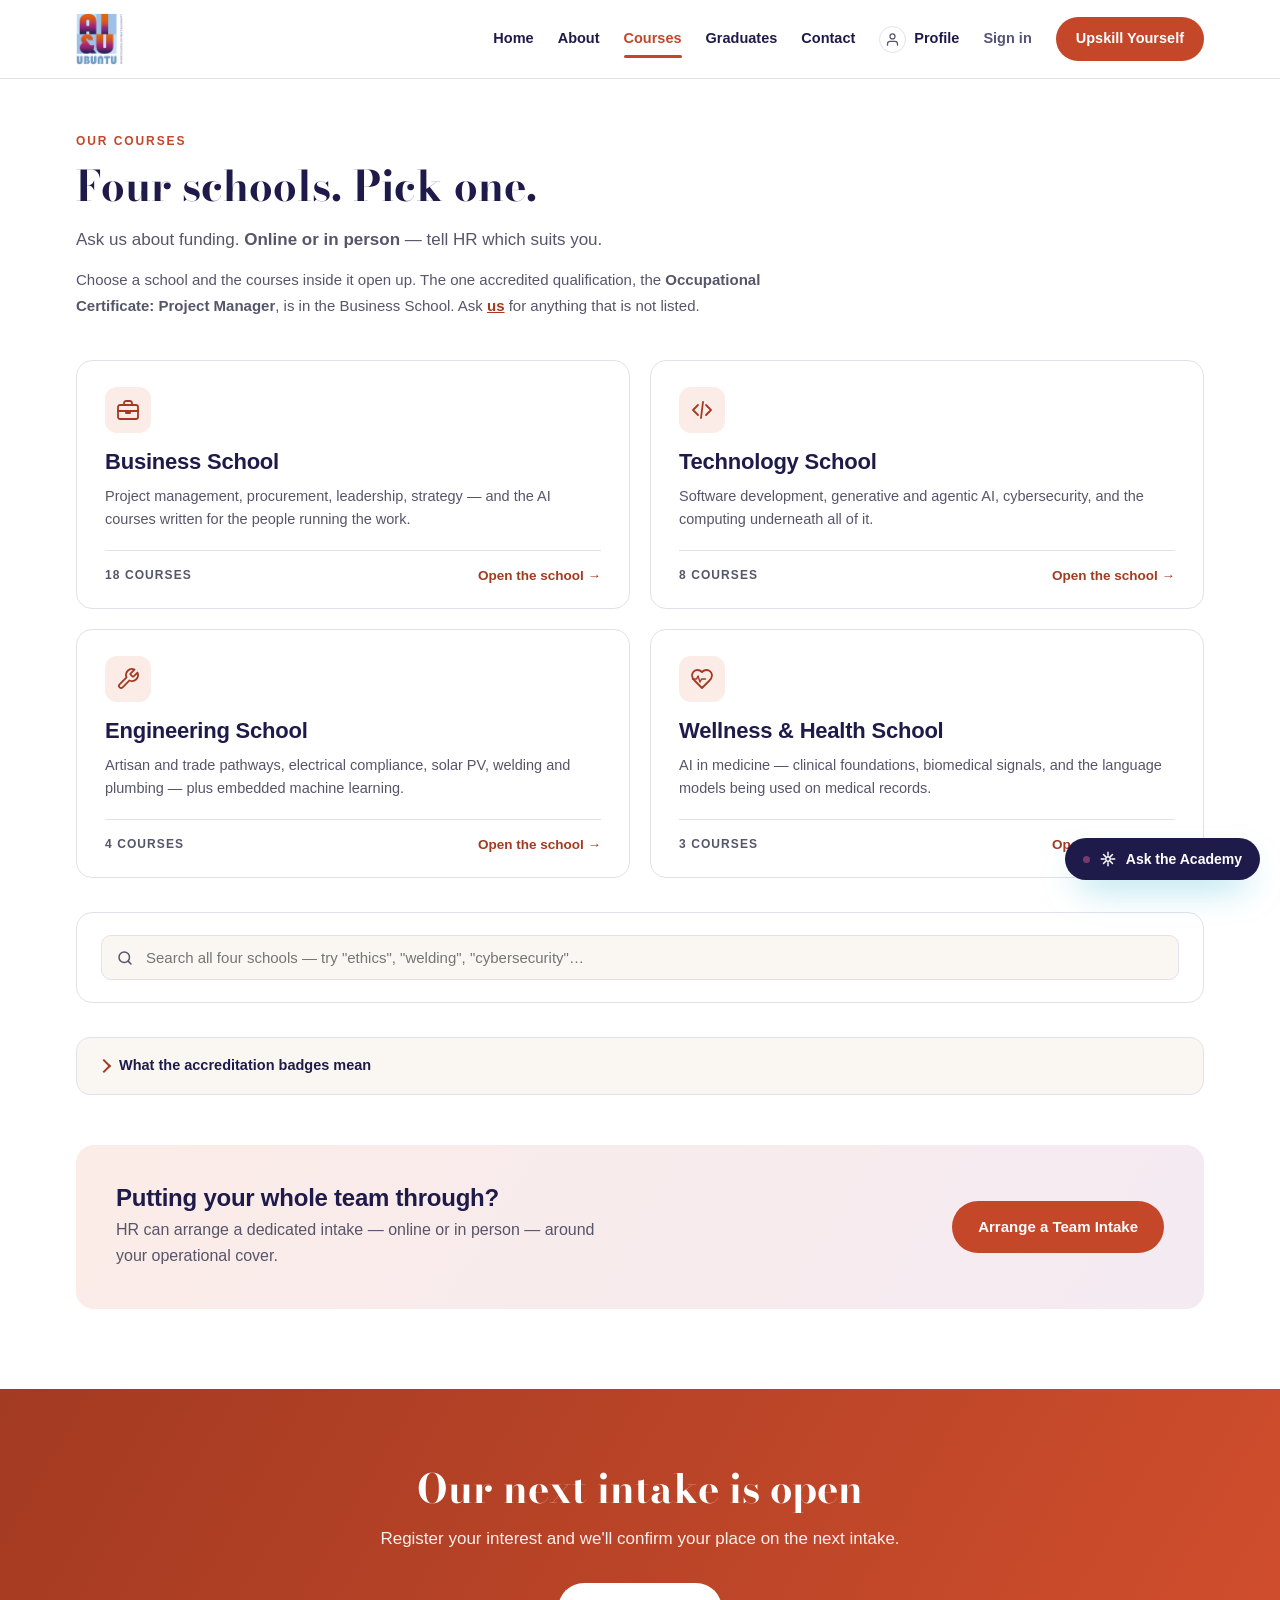
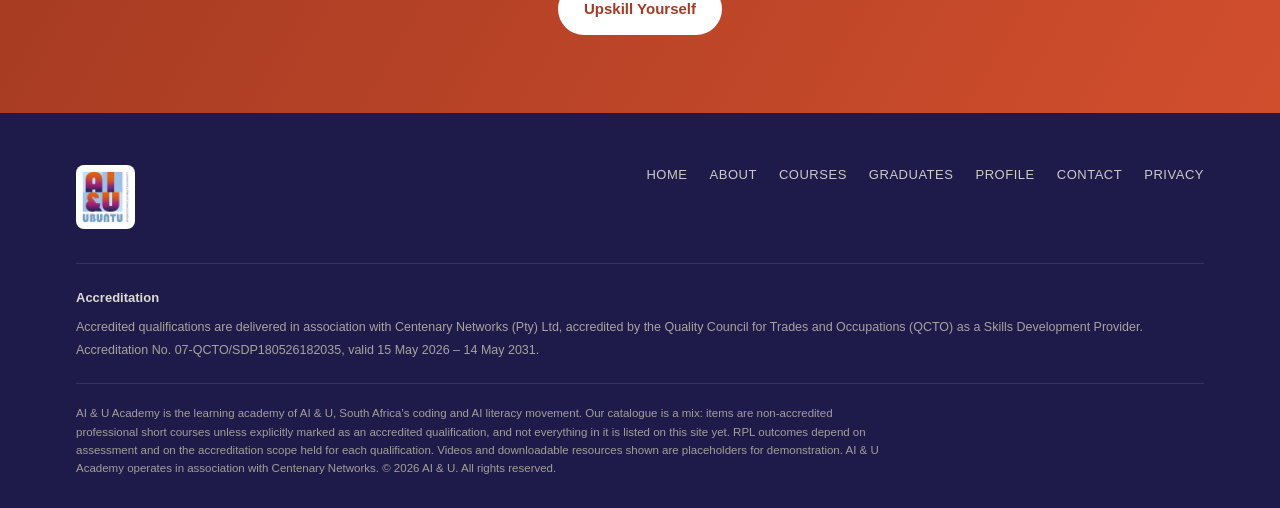
<file: courses.html>
<!DOCTYPE html>
<html lang="en">
<head>
<meta charset="UTF-8">
<meta name="viewport" content="width=device-width, initial-scale=1.0">
<title>Courses — AI &amp; U Academy</title>
<meta name="description" content="Browse the courses open to AI &amp; U learners — accredited qualifications and short courses, online or in person.">
<link rel="stylesheet" href="styles.css?v=20260913c">
</head>
<body>
<nav id="nav">
  <div class="nav-inner">
    <a href="./" class="brand"><img src="images/aiandu-logo.png" alt="AI &amp; U"></a>
    <div class="nav-links" id="navLinks">
      <a href="./" data-nav="home">Home</a>
      <a href="about" data-nav="about">About</a>
      <a href="courses" data-nav="courses" class="active">Courses</a>
      <a href="graduates" data-nav="graduates">Graduates</a>
      <a href="contact" data-nav="contact">Contact</a>
      <a href="profile" data-nav="profile" class="nav-profile" title="Your profile"><span class="np-av" aria-hidden="true"><svg viewBox="0 0 24 24" fill="none" stroke="currentColor" stroke-width="2" stroke-linecap="round" stroke-linejoin="round"><path d="M20 21v-2a4 4 0 0 0-4-4H8a4 4 0 0 0-4 4v2"/><circle cx="12" cy="7" r="4"/></svg></span><span class="np-label">Profile</span></a>
      <a href="contact" class="nav-cta">Upskill Yourself</a>
    </div>
    <button class="nav-toggle" id="navToggle" aria-label="Menu"><svg viewBox="0 0 24 24" fill="none" stroke="currentColor" stroke-width="2" stroke-linecap="round" style="width:26px;height:26px;display:block"><path d="M3 6h18M3 12h18M3 18h18"/></svg></button>
  </div>
</nav>
<section id="courses" class="page-top">
  <div class="wrap">
    <!-- The catalogue is entered through four schools, not as one thirty-card wall.
         You pick a school first; its courses only then open up. courses-index.js
         does the switching and keeps the choice in the URL hash (#business), so a
         school is linkable and the browser Back button works. With JS off every
         band is simply visible — the old page, still perfectly usable.
         DOM order here is deliberate: #schoolHead sits above #cx so that once a
         school is open the back link and the school title are the first things
         above the filters and the cards. -->
    <div class="sec-head reveal" id="schoolIntro">
      <span class="eyebrow">Our Courses</span>
      <h2>Four schools. Pick one.</h2>
      <p>Ask us about funding. <strong>Online or in person</strong> &mdash; tell HR which suits you.</p>
      <p style="font-size:15px;color:var(--ink-soft);line-height:1.7;margin-top:14px">Choose a school and the courses inside it open up. The one accredited qualification, the <strong>Occupational Certificate: Project Manager</strong>, is in the Business School. Ask <a href="contact" style="color:var(--orange-deep);font-weight:700;text-decoration:underline">us</a> for anything that is not listed.</p>
    </div>

    <!-- Filled in by courses-index.js once a school is open. -->
    <div class="school-head" id="schoolHead" hidden>
      <a class="pg-back" href="courses" id="schoolBack"><svg viewBox="0 0 24 24" fill="none" stroke="currentColor" stroke-width="2.4" stroke-linecap="round" stroke-linejoin="round" aria-hidden="true"><path d="M19 12H5M11 18l-6-6 6-6"/></svg>All four schools</a>
      <span class="eyebrow" id="schoolEyebrow">School</span>
      <h2 id="schoolTitle"></h2>
      <p id="schoolBlurb"></p>
    </div>

    <div class="schools reveal" id="schools">
      <a class="school" href="#business" data-school="business">
        <span class="school-ico"><svg viewBox="0 0 24 24" fill="none" stroke="currentColor" stroke-width="1.8" stroke-linecap="round" stroke-linejoin="round"><rect x="2" y="7" width="20" height="14" rx="2"/><path d="M16 7V5a2 2 0 0 0-2-2h-4a2 2 0 0 0-2 2v2"/><path d="M2 13h20"/><path d="M10 13v2h4v-2"/></svg></span>
        <strong>Business School</strong>
        <span class="school-line">Project management, procurement, leadership, strategy &mdash; and the AI courses written for the people running the work.</span>
        <span class="school-foot"><span class="school-n" data-school-count="business"></span><span class="school-go">Open the school &rarr;</span></span>
      </a>
      <a class="school" href="#technology" data-school="technology">
        <span class="school-ico"><svg viewBox="0 0 24 24" fill="none" stroke="currentColor" stroke-width="1.8" stroke-linecap="round" stroke-linejoin="round"><path d="m8 17-5-5 5-5"/><path d="m16 7 5 5-5 5"/><path d="m13 4-2 16"/></svg></span>
        <strong>Technology School</strong>
        <span class="school-line">Software development, generative and agentic AI, cybersecurity, and the computing underneath all of it.</span>
        <span class="school-foot"><span class="school-n" data-school-count="technology"></span><span class="school-go">Open the school &rarr;</span></span>
      </a>
      <a class="school" href="#engineering" data-school="engineering">
        <span class="school-ico"><svg viewBox="0 0 24 24" fill="none" stroke="currentColor" stroke-width="1.8" stroke-linecap="round" stroke-linejoin="round"><path d="M14.7 6.3a1 1 0 0 0 0 1.4l1.6 1.6a1 1 0 0 0 1.4 0l3.77-3.77a6 6 0 0 1-7.94 7.94l-6.91 6.91a2.12 2.12 0 0 1-3-3l6.91-6.91a6 6 0 0 1 7.94-7.94l-3.76 3.76z"/></svg></span>
        <strong>Engineering School</strong>
        <span class="school-line">Artisan and trade pathways, electrical compliance, solar PV, welding and plumbing &mdash; plus embedded machine learning.</span>
        <span class="school-foot"><span class="school-n" data-school-count="engineering"></span><span class="school-go">Open the school &rarr;</span></span>
      </a>
      <a class="school" href="#wellness" data-school="wellness">
        <span class="school-ico"><svg viewBox="0 0 24 24" fill="none" stroke="currentColor" stroke-width="1.8" stroke-linecap="round" stroke-linejoin="round"><path d="M19 14c1.49-1.46 3-3.21 3-5.5A5.5 5.5 0 0 0 16.5 3c-1.76 0-3 .5-4.5 2-1.5-1.5-2.74-2-4.5-2A5.5 5.5 0 0 0 2 8.5c0 2.29 1.51 4.04 3 5.5l7 7Z"/><path d="M2.5 12h4l1.5-3 2 6 1.5-3h4" stroke-width="1.4"/></svg></span>
        <strong>Wellness &amp; Health School</strong>
        <span class="school-line">AI in medicine &mdash; clinical foundations, biomedical signals, and the language models being used on medical records.</span>
        <span class="school-foot"><span class="school-n" data-school-count="wellness"></span><span class="school-go">Open the school &rarr;</span></span>
      </a>
    </div>

    <!-- Search spans all four schools, so it stays on screen whether or not a
         school is open. The credential chips and the count only mean something
         once there are cards on screen, so courses-index.js hides them until then. -->
    <div class="cx reveal" id="cx">
      <div class="cx-search">
        <svg viewBox="0 0 24 24" fill="none" stroke="currentColor" stroke-width="2" stroke-linecap="round"><circle cx="11" cy="11" r="7"/><path d="m20 20-3.5-3.5"/></svg>
        <input type="search" id="cxq" placeholder="Search all four schools &mdash; try &quot;ethics&quot;, &quot;welding&quot;, &quot;cybersecurity&quot;&hellip;" aria-label="Search courses">
      </div>
      <div class="cx-row" id="cxAcc">
        <span class="cx-lbl">Credential</span>
        <button class="cx-chip on" data-acc="all">All</button>
        <button class="cx-chip" data-acc="local">Locally accredited</button>
        <button class="cx-chip" data-acc="intl">Internationally recognised</button>
        <button class="cx-chip" data-acc="none">Short courses</button>
      </div>
      <div class="cx-count" id="cxCount"></div>
    </div>

    <!-- Reference, not navigation. It used to sit above the catalogue and pushed
         every course below the fold; it is folded away here instead. -->
    <details class="badge-note reveal" id="badgeNote">
      <summary>What the accreditation badges mean</summary>
      <div class="badge-note-body">
        <p><strong>Locally accredited</strong> &mdash; a real qualification on South Africa's NQF, so it counts with another employer and towards further study. <strong>Internationally recognised</strong> &mdash; a certificate from Google, Microsoft or Coursera; respected anywhere, but not on the NQF. Everything else is a short course.</p>
        <div class="nqf-flow" style="max-width:640px">
          <div class="nqf-step"><b>QCTO</b><span>Designs and quality-assures the qualification</span></div>
          <div class="nqf-arrow" aria-hidden="true">&rarr;</div>
          <div class="nqf-step"><b>SAQA</b><span>Registers it on the NQF, with its own ID</span></div>
          <div class="nqf-arrow" aria-hidden="true">&rarr;</div>
          <div class="nqf-step"><b>Provider</b><span>Accredited to deliver it to you</span></div>
        </div>
      </div>
    </details>

    <div class="course-band-label accred-bar reveal" id="ours"><span class="tag">South African Accredited Courses</span><span class="ln"></span></div>
    <div class="course-grid" id="courseGrid">

      <!-- Card 1 — Project Manager. First on purpose: it is the one qualification open for enrolment, so it is the first card on the page. -->
      <div class="ccard reveal" data-title="Occupational Certificate: Project Manager" data-school="business" data-cat="PROJECT MANAGEMENT" data-acc="local" data-text="occupational certificate: project manager project management pm nqf 5 240 credits saqa 101869 qcto accredited registered qualification knowledge practical workplace modules portfolio of evidence the formal route for anyone running projects at ai &amp; u.">
        <div class="ccard-img">
          <div class="ccard-img-inner" style="background:linear-gradient(135deg,#060c33 0%,#0b1a6e 45%,#2f4fd0 78%,#1E1B4B 100%)">
            <svg viewBox="0 0 400 180" xmlns="http://www.w3.org/2000/svg" style="width:100%;height:100%;opacity:.4"><line x1="92" y1="36" x2="92" y2="152" stroke="#fff" stroke-width="1" opacity=".55"/><line x1="92" y1="152" x2="336" y2="152" stroke="#fff" stroke-width="1" opacity=".55"/><rect x="102" y="48" width="118" height="12" rx="4" fill="#D14E2D" opacity=".85"/><rect x="140" y="70" width="152" height="12" rx="4" fill="#fff" opacity=".45"/><rect x="182" y="92" width="92" height="12" rx="4" fill="#7B3A6E" opacity=".85"/><rect x="214" y="114" width="106" height="12" rx="4" fill="#fff" opacity=".3"/><path d="M320 120 l-8 -8 M320 120 l8 -8" stroke="#fff" stroke-width="1.4" opacity=".5" stroke-linecap="round"/><circle cx="320" cy="128" r="7" fill="#1E1B4B"/></svg>
          </div>
        </div>
        <div class="ccard-body">
          <div class="ccard-cat"><svg viewBox="0 0 24 24" fill="none" stroke="currentColor" stroke-width="2" stroke-linecap="round" stroke-linejoin="round" style="width:14px;height:14px"><path d="M9 5H7a2 2 0 0 0-2 2v12a2 2 0 0 0 2 2h10a2 2 0 0 0 2-2V7a2 2 0 0 0-2-2h-2"/><rect x="9" y="3" width="6" height="4" rx="1"/><path d="m9 14 2 2 4-4"/></svg> PROJECT MANAGEMENT</div>
          <div class="ccard-mode"><svg viewBox="0 0 24 24" fill="none" stroke="currentColor" stroke-width="2" stroke-linecap="round" stroke-linejoin="round" style="width:13px;height:13px"><rect x="2" y="4" width="20" height="13" rx="2"/><path d="M8 21h8M12 17v4"/></svg> ONLINE OR IN PERSON</div>
          <button type="button" class="acc-badge local"><svg viewBox="0 0 24 24" fill="none" stroke="currentColor" stroke-width="2.4" stroke-linecap="round" stroke-linejoin="round"><path d="M12 2 4 5v6c0 5 3.4 8.5 8 11 4.6-2.5 8-6 8-11V5l-8-3Z"/><path d="m9 12 2 2 4-4"/></svg>Locally accredited<span class="acc-pop"><strong>On the National Qualifications Framework</strong>The QCTO designs and quality-assures this qualification, SAQA registers it on the NQF with its own ID, and only an accredited provider may deliver it. That is what makes the certificate count with another employer, or towards further study — not just inside this academy.</span></button>
          <h4>Occupational Certificate: Project Manager</h4>
          <p><strong>Registration open.</strong> The registered NQF 5 qualification — 240 credits across knowledge, practical and workplace modules. The formal route for anyone who runs projects. <a href="pm-pathway" style="color:var(--orange-deep);font-weight:700;text-decoration:underline">Already done the Google certificate?</a></p>
          <div class="ccard-foot">
            <span class="price">Ask us about funding</span>
            <span class="avail">Register Now</span>
          </div>
        </div>
      </div>
    </div>

    <div class="course-band-label reveal" id="short-courses"><span class="tag">Our short courses</span><span class="ln"></span></div>
    <div class="course-grid">

      <!-- Procurement Officer. Listed as a NON-ACCREDITED short course since
           26 Oct 2026 (Kgomotso): the full certificate's accreditation has expired
           and the QCTO's short-course version is not confirmed yet. Do not add an
           NQF level, credits or a SAQA ID back until it is. -->
      <div class="ccard reveal" data-title="Procurement Officer" data-school="business" data-cat="PROCUREMENT" data-acc="none" data-text="procurement officer procurement supply chain sourcing purchasing buyer short course not accredited knowledge practical workplace modules supplier negotiation contracts inventory returns performance">
        <div class="ccard-img">
          <div class="ccard-img-inner" style="background:linear-gradient(135deg,#0d1a14 0%,#123326 45%,#1f6b46 78%,#7B3A6E 100%)">
            <svg viewBox="0 0 400 180" xmlns="http://www.w3.org/2000/svg" style="width:100%;height:100%;opacity:.4"><rect x="70" y="86" width="64" height="52" rx="3" stroke="#fff" stroke-width="1.3" fill="none" opacity=".7"/><rect x="146" y="64" width="64" height="74" rx="3" stroke="#fff" stroke-width="1.3" fill="none" opacity=".55"/><rect x="222" y="98" width="64" height="40" rx="3" stroke="#fff" stroke-width="1.3" fill="none" opacity=".45"/><path d="M70 138h216" stroke="#fff" stroke-width="1" opacity=".55"/><path d="M96 86V66h12v20M172 64V44h12v20" stroke="#fff" stroke-width="1.2" opacity=".5"/><circle cx="300" cy="58" r="14" fill="none" stroke="#7B3A6E" stroke-width="2.2" opacity=".9"/><path d="m294 58 4 4 8-9" stroke="#7B3A6E" stroke-width="2.2" fill="none" stroke-linecap="round" stroke-linejoin="round"/></svg>
          </div>
        </div>
        <div class="ccard-body">
          <div class="ccard-cat"><svg viewBox="0 0 24 24" fill="none" stroke="currentColor" stroke-width="2" stroke-linecap="round" stroke-linejoin="round" style="width:14px;height:14px"><path d="M6 2 3 6v14a2 2 0 0 0 2 2h14a2 2 0 0 0 2-2V6l-3-4Z"/><path d="M3 6h18M16 10a4 4 0 0 1-8 0"/></svg> PROCUREMENT</div>
          <div class="ccard-mode"><svg viewBox="0 0 24 24" fill="none" stroke="currentColor" stroke-width="2" stroke-linecap="round" stroke-linejoin="round" style="width:13px;height:13px"><rect x="2" y="4" width="20" height="13" rx="2"/><path d="M8 21h8M12 17v4"/></svg> ONLINE OR IN PERSON</div>
          <h4>Procurement Officer</h4>
          <p><strong>Registration open.</strong> A short course in procurement: supply chain, sourcing, inventory, negotiation, contracts and supplier performance, in knowledge, practical and workplace modules. Not accredited.</p>
          <div class="ccard-foot">
            <span class="price">Ask us about funding</span>
            <span class="avail">Register Now</span>
          </div>
        </div>
      </div>
      <!-- New Venture Creation. Listed as a NON-ACCREDITED short course beside
           the Procurement Officer since 26 Oct 2026 (Kgomotso). The AI & New
           Venture Creation card is a different course of a similar name. -->
      <div class="ccard reveal" data-title="New Venture Creation" data-school="business" data-cat="ENTREPRENEURSHIP" data-acc="none" data-text="new venture creation entrepreneurship entrepreneur start a business small business venture short course not accredited innovative thinking creativity business opportunity research viability risk pricing business plan action plan market demand supply money economy">
        <div class="ccard-img">
          <div class="ccard-img-inner" style="background:linear-gradient(135deg,#081c22 0%,#0d3b47 45%,#12707f 78%,#2bb3c9 100%)">
            <svg viewBox="0 0 400 180" xmlns="http://www.w3.org/2000/svg" style="width:100%;height:100%;opacity:.4"><path d="M118 46a30 30 0 0 0-18 54v12h36v-12a30 30 0 0 0-18-54Z" fill="none" stroke="#fff" stroke-width="1.4" opacity=".7"/><path d="M104 120h28M108 130h20" stroke="#fff" stroke-width="1.4" opacity=".55" stroke-linecap="round"/><path d="M118 34v-9M92 42l-6-7M144 42l6-7" stroke="#2bb3c9" stroke-width="1.6" opacity=".9" stroke-linecap="round"/><path d="M196 140v-28M226 140V92M256 140V70M286 140V48" stroke="#fff" stroke-width="7" opacity=".3" stroke-linecap="round"/><path d="M188 132l30-22 30-24 30-26" stroke="#2bb3c9" stroke-width="1.8" fill="none" opacity=".9"/><circle cx="278" cy="60" r="4.5" fill="#2bb3c9"/><path d="M180 150h134" stroke="#fff" stroke-width="1" opacity=".55"/></svg>
          </div>
        </div>
        <div class="ccard-body">
          <div class="ccard-cat"><svg viewBox="0 0 24 24" fill="none" stroke="currentColor" stroke-width="2" stroke-linecap="round" stroke-linejoin="round" style="width:14px;height:14px"><path d="M9 18h6M10 22h4M12 2a7 7 0 0 0-4 12.7V18h8v-3.3A7 7 0 0 0 12 2Z"/></svg> ENTREPRENEURSHIP</div>
          <div class="ccard-mode"><svg viewBox="0 0 24 24" fill="none" stroke="currentColor" stroke-width="2" stroke-linecap="round" stroke-linejoin="round" style="width:13px;height:13px"><rect x="2" y="4" width="20" height="13" rx="2"/><path d="M8 21h8M12 17v4"/></svg> ONLINE OR IN PERSON</div>
          <h4>New Venture Creation</h4>
          <p><strong>Registration open.</strong> A short course in entrepreneurship: how to start and run a new venture, from the first idea and researching the opportunity to the business plan and how the market works. Not accredited.</p>
          <div class="ccard-foot">
            <span class="price">Ask us about funding</span>
            <span class="avail">Register Now</span>
          </div>
        </div>
      </div>

      <!-- Card 2 — AI &amp; Software Development. One of the three lines Centenary
           is selling; see the focus tiles at the top of the catalogue. The eight
           modules are OURS, unlike Project Manager's, and are awaiting sign-off. -->
      <div class="ccard reveal" data-title="Engineering Candidacy Programme" data-school="engineering" data-cat="ENGINEERING" data-acc="none" data-text="engineering candidacy programme candidacy candidate ecsa engineering council of south africa professional registration registered professional professional engineering technician technician national n diploma tvet national diploma university of technology engineering studies gap analysis mentoring mentor mentorship guidance group and individual sessions experience report references referees professional review 18.1 employed three years of experience projects work experience evidence registration process the structured route to ecsa registration as a professional engineering technician, on the engineering work you are already doing.">
        <div class="ccard-img">
          <div class="ccard-img-inner" style="background:linear-gradient(135deg,#0e1419 0%,#1b2732 44%,#2c3a2c 74%,var(--accent) 100%)">
            <svg viewBox="0 0 400 180" xmlns="http://www.w3.org/2000/svg" style="width:100%;height:100%;opacity:.42"><rect x="42" y="34" width="150" height="112" rx="6" fill="none" stroke="#fff" stroke-width="1.2"/><path d="M42 52h150" stroke="#fff" stroke-width="1" opacity=".5"/><path d="M62 128V74l26 22 26-34 26 26" fill="none" stroke="var(--accent)" stroke-width="2.2" stroke-linecap="round" stroke-linejoin="round"/><path d="M62 128h108" stroke="#fff" stroke-width="1" opacity=".45"/><path d="M56 150h122" stroke="#fff" stroke-width="1" opacity=".35"/><path d="M56 146v8M178 146v8" stroke="#fff" stroke-width="1" opacity=".35"/><circle cx="268" cy="70" r="26" fill="none" stroke="#fff" stroke-width="1.2"/><circle cx="268" cy="70" r="9" fill="none" stroke="#fff" stroke-width="1.2"/><path d="M268 36v-8M268 112v-8M234 70h-8M310 70h-8M244 46l-6-6M298 100l-6-6M292 46l6-6M238 100l6-6" stroke="#fff" stroke-width="1.4" opacity=".6" stroke-linecap="round"/><circle cx="332" cy="128" r="22" fill="var(--accent)" opacity=".5"/><circle cx="332" cy="128" r="22" fill="none" stroke="var(--green)" stroke-width="1.6"/><path d="m322 128 7 7 14-15" fill="none" stroke="#fff" stroke-width="2.4" stroke-linecap="round" stroke-linejoin="round"/><path d="M212 96h30" stroke="#fff" stroke-width="1.4" opacity=".55" stroke-linecap="round"/><path d="m236 90 7 6-7 6" fill="none" stroke="#fff" stroke-width="1.4" opacity=".55" stroke-linecap="round" stroke-linejoin="round"/></svg>
          </div>
        </div>
        <div class="ccard-body">
          <div class="ccard-cat"><svg viewBox="0 0 24 24" fill="none" stroke="currentColor" stroke-width="2" stroke-linecap="round" stroke-linejoin="round" style="width:14px;height:14px"><circle cx="12" cy="12" r="3"/><path d="M12 2v3M12 19v3M2 12h3M19 12h3M4.9 4.9 7 7M17 17l2.1 2.1M19.1 4.9 17 7M7 17l-2.1 2.1"/></svg> ENGINEERING</div>
          <div class="ccard-mode"><svg viewBox="0 0 24 24" fill="none" stroke="currentColor" stroke-width="2" stroke-linecap="round" stroke-linejoin="round" style="width:13px;height:13px"><rect x="2" y="4" width="20" height="13" rx="2"/><path d="M8 21h8M12 17v4"/></svg> ONLINE OR IN PERSON</div>
          <h4>Engineering Candidacy Programme</h4>
          <p>The structured route to registering with ECSA as a Professional Engineering Technician — a gap analysis, then mentoring on the engineering work you are already doing, then the registration application. ECSA registers; we prepare you for it.</p>
          <div class="ccard-foot">
            <span class="price">Ask us about funding</span>
            <span class="avail">Enquire</span>
          </div>
        </div>
      </div>
      <div class="ccard reveal" data-title="AI &amp; Software Development" data-school="technology" data-cat="SOFTWARE DEVELOPMENT" data-acc="none" data-text="ai & software development software development programme code coding programming python git api database testing deployment ai assistants copilot build applications developers build software, and build it with ai. eight modules from how a codebase works to shipping an ai-powered feature — no development background needed.">
        <div class="ccard-img">
          <div class="ccard-img-inner" style="background:linear-gradient(135deg,#101826 0%,#1b2b45 42%,#243a5e 70%,var(--accent) 100%)">
            <svg viewBox="0 0 400 180" xmlns="http://www.w3.org/2000/svg" style="width:100%;height:100%;opacity:.42"><rect x="58" y="34" width="176" height="112" rx="8" fill="none" stroke="#fff" stroke-width="1.2"/><line x1="58" y1="58" x2="234" y2="58" stroke="#fff" stroke-width="1" opacity=".5"/><circle cx="72" cy="46" r="3.4" fill="var(--accent)"/><circle cx="84" cy="46" r="3.4" fill="var(--green)" opacity=".85"/><circle cx="96" cy="46" r="3.4" fill="#fff" opacity=".45"/><path d="M104 84 l-16 16 16 16" fill="none" stroke="#fff" stroke-width="2.2" stroke-linecap="round" stroke-linejoin="round" opacity=".8"/><path d="M188 84 l16 16 -16 16" fill="none" stroke="#fff" stroke-width="2.2" stroke-linecap="round" stroke-linejoin="round" opacity=".8"/><line x1="132" y1="120" x2="160" y2="80" stroke="var(--accent)" stroke-width="2.4" stroke-linecap="round"/><rect x="72" y="70" width="52" height="7" rx="3" fill="#fff" opacity=".28"/><circle cx="304" cy="90" r="30" fill="none" stroke="#fff" stroke-width="1" opacity=".55"/><circle cx="304" cy="90" r="8" fill="var(--accent)"/><circle cx="266" cy="62" r="4.5" fill="var(--green)"/><circle cx="346" cy="68" r="4.5" fill="var(--green)"/><circle cx="272" cy="126" r="4.5" fill="#fff" opacity=".65"/><circle cx="344" cy="120" r="4.5" fill="#fff" opacity=".65"/><line x1="304" y1="90" x2="266" y2="62" stroke="var(--green)" stroke-width="1"/><line x1="304" y1="90" x2="346" y2="68" stroke="var(--green)" stroke-width="1"/><line x1="304" y1="90" x2="272" y2="126" stroke="#fff" stroke-width="1" opacity=".5"/><line x1="304" y1="90" x2="344" y2="120" stroke="#fff" stroke-width="1" opacity=".5"/></svg>
          </div>
        </div>
        <div class="ccard-body">
          <div class="ccard-cat"><svg viewBox="0 0 24 24" fill="none" stroke="currentColor" stroke-width="2" stroke-linecap="round" stroke-linejoin="round" style="width:14px;height:14px"><polyline points="16 18 22 12 16 6"/><polyline points="8 6 2 12 8 18"/></svg> SOFTWARE DEVELOPMENT</div>
          <div class="ccard-mode"><svg viewBox="0 0 24 24" fill="none" stroke="currentColor" stroke-width="2" stroke-linecap="round" stroke-linejoin="round" style="width:13px;height:13px"><rect x="2" y="4" width="20" height="13" rx="2"/><path d="M8 21h8M12 17v4"/></svg> ONLINE OR IN PERSON</div>
          <h4>AI &amp; Software Development</h4>
          <p>Build software, and build it with AI. Eight modules from how a codebase works to shipping an AI-powered feature — no development background needed.</p>
          <div class="ccard-foot">
            <span class="price">Ask us about funding</span>
            <span class="avail">Available Now</span>
          </div>
        </div>
      </div>
      <!-- Card 3 — Procurement Skills. The first course here written for one
           department rather than for everybody: Centenary is building it with
           two procurement specialists for the AI &amp; U procurement office, and
           opening it to external learners after that. The outline on the course
           page is ours and is marked as awaiting sign-off, which is why this
           card says Coming Soon rather than Available Now. Artwork is drawn in
           var(--accent) and var(--green) so the same markup ports to the other
           academy sites without being repainted. -->
      <div class="ccard reveal" data-title="Procurement Skills" data-school="business" data-cat="PROCUREMENT" data-acc="none" data-text="procurement skills buying purchasing supply chain supplier vendor sourcing strategic sourcing category strategy commodity strategy spend analysis make or buy outsourcing benchmarking procurement fundamentals cost models tco total cost of ownership rfq rfp rfx tender bid management process open restricted negotiated tender bid evaluation scoring award quote quotation purchase order po specification procurement contract service level agreements sla contract management negotiations negotiating risk and governance compliance conflict of interest fraud bbbee transformation audit trail masterclasses coaching mentoring waria consulting mcips procurement taught by someone who has run it. eight modules from fundamentals and strategic sourcing through tender and bid management, evaluation, contracts and slas, negotiations, risk and governance, and cost models.">
        <div class="ccard-img">
          <div class="ccard-img-inner" style="background:linear-gradient(135deg,#12141a 0%,#1e2630 42%,#3a3524 72%,var(--accent) 100%)">
            <svg viewBox="0 0 400 180" xmlns="http://www.w3.org/2000/svg" style="width:100%;height:100%;opacity:.42"><rect x="56" y="30" width="132" height="120" rx="8" fill="none" stroke="#fff" stroke-width="1.2"/><rect x="98" y="22" width="48" height="16" rx="5" fill="none" stroke="#fff" stroke-width="1.2"/><rect x="74" y="58" width="96" height="8" rx="3" fill="#fff" opacity=".45"/><rect x="74" y="76" width="70" height="8" rx="3" fill="var(--accent)" opacity=".9"/><rect x="74" y="94" width="86" height="8" rx="3" fill="#fff" opacity=".28"/><path d="m76 122 8 8 16-16" fill="none" stroke="var(--green)" stroke-width="2.6" stroke-linecap="round" stroke-linejoin="round"/><path d="M196 90h34" stroke="#fff" stroke-width="1.4" opacity=".6" stroke-linecap="round"/><path d="m224 84 7 6-7 6" fill="none" stroke="#fff" stroke-width="1.4" opacity=".6" stroke-linecap="round" stroke-linejoin="round"/><rect x="242" y="70" width="40" height="40" rx="3" fill="none" stroke="#fff" stroke-width="1.2"/><line x1="242" y1="82" x2="282" y2="82" stroke="#fff" stroke-width="1" opacity=".55"/><rect x="290" y="70" width="40" height="40" rx="3" fill="none" stroke="#fff" stroke-width="1.2"/><line x1="290" y1="82" x2="330" y2="82" stroke="#fff" stroke-width="1" opacity=".55"/><rect x="266" y="118" width="40" height="40" rx="3" fill="var(--accent)" opacity=".55"/><line x1="266" y1="130" x2="306" y2="130" stroke="#fff" stroke-width="1" opacity=".5"/><circle cx="344" cy="46" r="14" fill="none" stroke="var(--green)" stroke-width="1.6"/><path d="M338 46h12M344 40v12" stroke="var(--green)" stroke-width="1.6" stroke-linecap="round"/></svg>
          </div>
        </div>
        <div class="ccard-body">
          <div class="ccard-cat"><svg viewBox="0 0 24 24" fill="none" stroke="currentColor" stroke-width="2" stroke-linecap="round" stroke-linejoin="round" style="width:14px;height:14px"><path d="M16 16h2a2 2 0 0 0 2-2V8l-3-4H7L4 8v6a2 2 0 0 0 2 2h2"/><path d="M4 8h16"/><circle cx="10" cy="18" r="2"/><circle cx="17" cy="18" r="2"/><path d="M12 18h3"/></svg> PROCUREMENT</div>
          <div class="ccard-mode"><svg viewBox="0 0 24 24" fill="none" stroke="currentColor" stroke-width="2" stroke-linecap="round" stroke-linejoin="round" style="width:13px;height:13px"><rect x="2" y="4" width="20" height="13" rx="2"/><path d="M8 21h8M12 17v4"/></svg> ONLINE OR IN PERSON</div>
          <h4>Procurement Skills</h4>
          <p>Procurement, taught by someone who has run it. Eight modules from fundamentals and strategic sourcing through tender and bid management, evaluation, contracts and SLAs, negotiations, risk and governance, and cost models.</p>
          <div class="ccard-foot">
            <span class="price">Ask us about funding</span>
            <span class="avail">Coming Soon</span>
          </div>
        </div>
      </div>

      <!-- Card 4 -->
      <div class="ccard reveal" data-title="AI Fundamentals for the Workplace" data-school="business" data-cat="BUSINESS" data-acc="none" data-text="ai fundamentals for the workplace business a practical introduction to ai for non-technical staff — what it is, how it works, and how to use everyday ai tools confidently and responsibly.">
        <div class="ccard-img">
          <div class="ccard-img-inner" style="background:linear-gradient(135deg,#15133a 0%,#252257 40%,#3d1f3a 70%,#1E1B4B 100%)">
            <svg viewBox="0 0 400 180" xmlns="http://www.w3.org/2000/svg" style="width:100%;height:100%;opacity:.35"><circle cx="200" cy="90" r="60" fill="none" stroke="#fff" stroke-width="1"/><circle cx="200" cy="90" r="35" fill="none" stroke="#fff" stroke-width="1"/><circle cx="200" cy="90" r="10" fill="#1E1B4B"/><line x1="140" y1="90" x2="365" y2="90" stroke="#fff" stroke-width=".8"/><line x1="200" y1="30" x2="200" y2="150" stroke="#fff" stroke-width=".8"/><circle cx="280" cy="55" r="4" fill="#D14E2D"/><circle cx="130" cy="120" r="4" fill="#D14E2D"/><circle cx="320" cy="130" r="4" fill="#7B3A6E"/><line x1="200" y1="90" x2="280" y2="55" stroke="#D14E2D" stroke-width=".8"/><line x1="200" y1="90" x2="130" y2="120" stroke="#D14E2D" stroke-width=".8"/><line x1="200" y1="90" x2="320" y2="130" stroke="#7B3A6E" stroke-width=".8"/></svg>
          </div>
        </div>
        <div class="ccard-body">
          <div class="ccard-cat"><svg viewBox="0 0 24 24" fill="none" stroke="currentColor" stroke-width="2" stroke-linecap="round" stroke-linejoin="round" style="width:14px;height:14px"><rect x="2" y="7" width="20" height="14" rx="2"/><path d="M16 21V5a2 2 0 0 0-2-2h-4a2 2 0 0 0-2 2v16"/></svg> BUSINESS</div>
          <div class="ccard-mode"><svg viewBox="0 0 24 24" fill="none" stroke="currentColor" stroke-width="2" stroke-linecap="round" stroke-linejoin="round" style="width:13px;height:13px"><rect x="2" y="4" width="20" height="13" rx="2"/><path d="M8 21h8M12 17v4"/></svg> ONLINE OR IN PERSON</div>
          <h4>AI Fundamentals for the Workplace</h4>
          <p>A practical introduction to AI for non-technical staff — what it is, how it works, and how to use everyday AI tools confidently and responsibly.</p>
          <div class="ccard-foot">
            <span class="price">Ask us about funding</span>
            <span class="avail">Available Now</span>
          </div>
        </div>
      </div>

      <!-- Card 5 -->
      <div class="ccard reveal" data-title="AI Tools for Productivity" data-school="business" data-cat="BUSINESS" data-acc="none" data-text="ai tools for productivity business hands-on training in the ai tools transforming day-to-day work — writing assistants, research tools, data tools, and workflow automation.">
        <div class="ccard-img">
          <div class="ccard-img-inner" style="background:linear-gradient(135deg,#0d2b0d 0%,#1a4a1a 40%,#2d7a2d 70%,#7B3A6E 100%)">
            <svg viewBox="0 0 400 180" xmlns="http://www.w3.org/2000/svg" style="width:100%;height:100%;opacity:.4"><rect x="60" y="40" width="280" height="100" rx="8" fill="none" stroke="#fff" stroke-width="1"/><rect x="80" y="58" width="80" height="10" rx="3" fill="#fff" opacity=".5"/><rect x="80" y="76" width="120" height="8" rx="3" fill="#fff" opacity=".3"/><rect x="80" y="92" width="100" height="8" rx="3" fill="#fff" opacity=".3"/><rect x="80" y="108" width="60" height="8" rx="3" fill="#7B3A6E" opacity=".8"/><rect x="260" y="58" width="60" height="72" rx="4" fill="#D14E2D" opacity=".2"/><path d="M270 90 l10-15 10 8 10-20 10 10" fill="none" stroke="#D14E2D" stroke-width="2" stroke-linecap="round"/></svg>
          </div>
        </div>
        <div class="ccard-body">
          <div class="ccard-cat"><svg viewBox="0 0 24 24" fill="none" stroke="currentColor" stroke-width="2" stroke-linecap="round" stroke-linejoin="round" style="width:14px;height:14px"><rect x="2" y="7" width="20" height="14" rx="2"/><path d="M16 21V5a2 2 0 0 0-2-2h-4a2 2 0 0 0-2 2v16"/></svg> BUSINESS</div>
          <div class="ccard-mode"><svg viewBox="0 0 24 24" fill="none" stroke="currentColor" stroke-width="2" stroke-linecap="round" stroke-linejoin="round" style="width:13px;height:13px"><rect x="2" y="4" width="20" height="13" rx="2"/><path d="M8 21h8M12 17v4"/></svg> ONLINE OR IN PERSON</div>
          <h4>AI Tools for Productivity</h4>
          <p>Hands-on training in the AI tools transforming day-to-day work — writing assistants, research tools, data tools, and workflow automation.</p>
          <div class="ccard-foot">
            <span class="price">Ask us about funding</span>
            <span class="avail">Available Now</span>
          </div>
        </div>
      </div>

      <!-- Card 6 -->
      <div class="ccard reveal" data-title="Responsible & Ethical AI Use" data-school="business" data-cat="COMPLIANCE" data-acc="none" data-text="responsible & ethical ai use compliance using ai safely at work: data privacy, accuracy, bias, and the practical do's and don'ts of ai in a professional setting.">
        <div class="ccard-img">
          <div class="ccard-img-inner" style="background:linear-gradient(135deg,#0a1040 0%,#0b1a6e 40%,#2f4fd0 70%,#1E1B4B 100%)">
            <svg viewBox="0 0 400 180" xmlns="http://www.w3.org/2000/svg" style="width:100%;height:100%;opacity:.4"><circle cx="200" cy="90" r="55" fill="none" stroke="#fff" stroke-width="1.5"/><path d="M175 70 l50 0 l-10 20 l-30 0 z" fill="#fff" opacity=".2"/><path d="M155 90 q0 -40 45 -40" fill="none" stroke="#D14E2D" stroke-width="2" stroke-dasharray="4 3"/><path d="M245 90 q0 40 -45 40" fill="none" stroke="#D14E2D" stroke-width="2" stroke-dasharray="4 3"/><circle cx="200" cy="90" r="8" fill="#1E1B4B"/><line x1="200" y1="82" x2="200" y2="60" stroke="#fff" stroke-width="2" stroke-linecap="round"/><line x1="200" y1="98" x2="212" y2="110" stroke="#fff" stroke-width="2" stroke-linecap="round"/></svg>
          </div>
        </div>
        <div class="ccard-body">
          <div class="ccard-cat"><svg viewBox="0 0 24 24" fill="none" stroke="currentColor" stroke-width="2" stroke-linecap="round" stroke-linejoin="round" style="width:14px;height:14px"><path d="M12 22s8-4 8-10V5l-8-3-8 3v7c0 6 8 10 8 10z"/></svg> COMPLIANCE</div>
          <div class="ccard-mode"><svg viewBox="0 0 24 24" fill="none" stroke="currentColor" stroke-width="2" stroke-linecap="round" stroke-linejoin="round" style="width:13px;height:13px"><rect x="2" y="4" width="20" height="13" rx="2"/><path d="M8 21h8M12 17v4"/></svg> ONLINE OR IN PERSON</div>
          <h4>Responsible & Ethical AI Use</h4>
          <p>Using AI safely at work: data privacy, accuracy, bias, and the practical do's and don'ts of AI in a professional setting.</p>
          <div class="ccard-foot">
            <span class="price">Ask us about funding</span>
            <span class="avail">Available Now</span>
          </div>
        </div>
      </div>

      <!-- Card 7 -->
      <div class="ccard reveal" data-title="AI for Leaders & Managers" data-school="business" data-cat="LEADERSHIP" data-acc="none" data-text="ai for leaders & managers leadership for ai &amp; u managers and team leads: spotting ai opportunities in your department, leading ai-enabled teams, and driving responsible adoption across the business.">
        <div class="ccard-img">
          <div class="ccard-img-inner" style="background:linear-gradient(135deg,#0a1628 0%,#1e3a5f 50%,#2d6a9f 100%)">
            <svg viewBox="0 0 400 180" xmlns="http://www.w3.org/2000/svg" style="width:100%;height:100%;opacity:.4"><circle cx="200" cy="90" r="45" fill="none" stroke="#fff" stroke-width="1"/><circle cx="200" cy="90" r="15" fill="#1E1B4B" opacity=".7"/><line x1="155" y1="90" x2="125" y2="70" stroke="#fff" stroke-width="1"/><circle cx="115" cy="65" r="12" fill="none" stroke="#D14E2D" stroke-width="1.5"/><line x1="155" y1="90" x2="125" y2="115" stroke="#fff" stroke-width="1"/><circle cx="115" cy="120" r="12" fill="none" stroke="#D14E2D" stroke-width="1.5"/><line x1="245" y1="90" x2="275" y2="70" stroke="#fff" stroke-width="1"/><circle cx="285" cy="65" r="12" fill="none" stroke="#7B3A6E" stroke-width="1.5"/><line x1="245" y1="90" x2="275" y2="115" stroke="#fff" stroke-width="1"/><circle cx="285" cy="120" r="12" fill="none" stroke="#7B3A6E" stroke-width="1.5"/></svg>
          </div>
        </div>
        <div class="ccard-body">
          <div class="ccard-cat"><svg viewBox="0 0 24 24" fill="none" stroke="currentColor" stroke-width="2" stroke-linecap="round" stroke-linejoin="round" style="width:14px;height:14px"><path d="M17 21v-2a4 4 0 0 0-4-4H5a4 4 0 0 0-4 4v2"/><circle cx="9" cy="7" r="4"/><path d="M23 21v-2a4 4 0 0 0-3-3.87M16 3.13a4 4 0 0 1 0 7.75"/></svg> LEADERSHIP</div>
          <div class="ccard-mode"><svg viewBox="0 0 24 24" fill="none" stroke="currentColor" stroke-width="2" stroke-linecap="round" stroke-linejoin="round" style="width:13px;height:13px"><rect x="2" y="4" width="20" height="13" rx="2"/><path d="M8 21h8M12 17v4"/></svg> ONLINE OR IN PERSON</div>
          <h4>AI for Leaders & Managers</h4>
          <p>For managers, team leads and community leaders: spotting AI opportunities in your work, leading AI-enabled teams, and driving responsible adoption.</p>
          <div class="ccard-foot">
            <span class="price">Ask us about funding</span>
            <span class="avail">Available Now</span>
          </div>
        </div>
      </div>

      <!-- Card 8 -->
      <div class="ccard reveal" data-title="AI & New Venture Creation" data-school="business" data-cat="COMPUTER SCIENCE" data-acc="none" data-text="ai & new venture creation computer science explore how ai is enabling new business models and entrepreneurial opportunities across africa's growing digital economy.">
        <div class="ccard-img">
          <div class="ccard-img-inner" style="background:linear-gradient(135deg,#1a0d2e 0%,#3d1a6e 50%,#6b35b8 100%)">
            <svg viewBox="0 0 400 180" xmlns="http://www.w3.org/2000/svg" style="width:100%;height:100%;opacity:.4"><rect x="80" y="50" width="100" height="80" rx="6" fill="none" stroke="#fff" stroke-width="1"/><rect x="220" y="50" width="100" height="80" rx="6" fill="none" stroke="#fff" stroke-width="1"/><line x1="180" y1="90" x2="220" y2="90" stroke="#D14E2D" stroke-width="2" stroke-dasharray="4 3"/><rect x="90" y="62" width="80" height="8" rx="2" fill="#fff" opacity=".4"/><rect x="90" y="78" width="60" height="6" rx="2" fill="#fff" opacity=".25"/><rect x="90" y="92" width="70" height="6" rx="2" fill="#fff" opacity=".25"/><rect x="90" y="106" width="50" height="6" rx="2" fill="#7B3A6E" opacity=".6"/><rect x="230" y="62" width="80" height="8" rx="2" fill="#fff" opacity=".4"/><rect x="230" y="78" width="60" height="6" rx="2" fill="#fff" opacity=".25"/><rect x="230" y="92" width="70" height="6" rx="2" fill="#fff" opacity=".25"/><rect x="230" y="106" width="50" height="6" rx="2" fill="#1E1B4B" opacity=".6"/></svg>
          </div>
        </div>
        <div class="ccard-body">
          <div class="ccard-cat"><svg viewBox="0 0 24 24" fill="none" stroke="currentColor" stroke-width="2" stroke-linecap="round" stroke-linejoin="round" style="width:14px;height:14px"><path d="M2 3h6a4 4 0 0 1 4 4v14a3 3 0 0 0-3-3H2z"/><path d="M22 3h-6a4 4 0 0 0-4 4v14a3 3 0 0 1 3-3h7z"/></svg> COMPUTER SCIENCE</div>
          <div class="ccard-mode"><svg viewBox="0 0 24 24" fill="none" stroke="currentColor" stroke-width="2" stroke-linecap="round" stroke-linejoin="round" style="width:13px;height:13px"><rect x="2" y="4" width="20" height="13" rx="2"/><path d="M8 21h8M12 17v4"/></svg> ONLINE OR IN PERSON</div>
          <h4>AI & New Venture Creation</h4>
          <p>Explore how AI is enabling new business models and entrepreneurial opportunities across Africa's growing digital economy.</p>
          <div class="ccard-foot">
            <span class="price">Ask us about funding</span>
            <span class="avail">Coming Soon</span>
          </div>
        </div>
      </div>



    </div>

    <!-- Technical & artisan programmes. Deliberately ONE card and not fifty-seven:
         every other card on this page promises a course page behind it, and these
         have a partner menu behind them instead. Sending someone to /programmes is
         honest about that; minting 57 cards would not be. -->
    <div class="course-band-label reveal" id="technical"><span class="tag">Technical &amp; artisan programmes</span><span class="ln"></span></div>
    <div class="course-grid">
      <div class="ccard ccard-wide reveal" data-title="Technical &amp; Artisan Programmes" data-school="engineering" data-cat="TECHNICAL" data-acc="none" data-text="technical artisan trades programmes fisha renaissance electrician electrical trade test wireman licence certificate of compliance coc installation rules plc solar pv photovoltaic renewable energy green skills welding tig arc mig co2 brazing pipe aluminium stainless boilermaker boilermaking millwright fitter turner motor mechanic diesel plumbing pipe fitting solar geyser hot water handy person apprenticeship arpl nqf 2 3 4 5 work integrated learning wil tvet n6 placement candidacy work readiness new venture creation entrepreneurship seta project implementation artisan pathways, electrical compliance, solar pv, welding and plumbing — 57 programmes across seven streams, delivered with our technical training partner.">
        <div class="ccard-img">
          <div class="ccard-img-inner" style="background:linear-gradient(135deg,#12181f 0%,#1d2a36 42%,#2b3f4f 70%,var(--accent) 100%)">
            <svg viewBox="0 0 400 180" xmlns="http://www.w3.org/2000/svg" style="width:100%;height:100%;opacity:.42"><path d="M64 132 L104 92" stroke="#fff" stroke-width="7" stroke-linecap="round" opacity=".55"/><path d="M96 84 a18 18 0 1 0 18 18 l-6-6 a10 10 0 1 1-6-14 z" fill="var(--accent)" opacity=".9"/><rect x="150" y="60" width="86" height="64" rx="5" fill="none" stroke="#fff" stroke-width="1.4" opacity=".7"/><line x1="150" y1="82" x2="236" y2="82" stroke="#fff" stroke-width="1" opacity=".45"/><line x1="150" y1="102" x2="236" y2="102" stroke="#fff" stroke-width="1" opacity=".45"/><line x1="178" y1="60" x2="178" y2="124" stroke="#fff" stroke-width="1" opacity=".45"/><line x1="208" y1="60" x2="208" y2="124" stroke="#fff" stroke-width="1" opacity=".45"/><path d="M268 122 v-34 a16 16 0 0 1 32 0 v34" fill="none" stroke="var(--green)" stroke-width="2.4" stroke-linecap="round"/><line x1="256" y1="122" x2="312" y2="122" stroke="var(--green)" stroke-width="2.4" stroke-linecap="round"/><path d="M330 128 l0-46 M318 92 l12-12 12 12" fill="none" stroke="#fff" stroke-width="2.2" stroke-linecap="round" stroke-linejoin="round" opacity=".8"/><circle cx="284" cy="62" r="4.5" fill="var(--accent)"/></svg>
          </div>
        </div>
        <div class="ccard-body">
          <div class="ccard-cat"><svg viewBox="0 0 24 24" fill="none" stroke="currentColor" stroke-width="2" stroke-linecap="round" stroke-linejoin="round" style="width:14px;height:14px"><path d="M14.7 6.3a1 1 0 0 0 0 1.4l1.6 1.6a1 1 0 0 0 1.4 0l3.77-3.77a6 6 0 0 1-7.94 7.94l-6.91 6.91a2.12 2.12 0 0 1-3-3l6.91-6.91a6 6 0 0 1 7.94-7.94l-3.76 3.76z"/></svg> TECHNICAL &amp; ARTISAN</div>
          <div class="ccard-mode"><svg viewBox="0 0 24 24" fill="none" stroke="currentColor" stroke-width="2" stroke-linecap="round" stroke-linejoin="round" style="width:13px;height:13px"><path d="M12 22s8-4 8-10V5l-8-3-8 3v7c0 6 8 10 8 10z"/></svg> IN PERSON · PARTNER DELIVERED</div>
          <h4><a href="programmes" style="color:inherit">Technical &amp; Artisan Programmes</a></h4>
          <p>Artisan pathways and trade-test preparation, electrical compliance and wireman&rsquo;s licence, solar PV, welding, plumbing, and the placement and work-readiness programmes around them. <strong>57 programmes across seven streams</strong>, NQF 2&ndash;5, two days to three years — delivered with our technical training partner.</p>
          <div class="ccard-foot">
            <span class="price">Quoted per project</span>
            <span class="avail"><a href="programmes" style="color:inherit">See the full menu</a></span>
          </div>
        </div>
      </div>
    </div>

    <div class="course-band-label reveal"><span class="tag">More AI &amp; Technology Courses</span><span class="ln"></span></div>
    <div class="course-grid">

      <!-- Deploying TinyML -->
      <div class="ccard reveal" data-title="Deploying TinyML" data-school="engineering" data-cat="COMPUTER SCIENCE" data-acc="none" data-text="deploying tinyml computer science learn to program in tensorflow lite for microcontrollers so you can write the code and deploy your model to your very own tiny microcontroller — implementing an entire tinyml application.">
        <div class="ccard-img"><div class="ccard-img-inner" style="background:linear-gradient(135deg,#0a1628 0%,#252257 50%,#3d1f3a 100%)">
          <svg viewBox="0 0 400 180" xmlns="http://www.w3.org/2000/svg" style="width:100%;height:100%;opacity:.4"><rect x="150" y="55" width="100" height="70" rx="6" fill="none" stroke="#fff" stroke-width="1.2"/><rect x="170" y="75" width="60" height="30" rx="3" fill="#1E1B4B" opacity=".5"/><line x1="150" y1="70" x2="120" y2="70" stroke="#D14E2D" stroke-width="1.5"/><line x1="150" y1="90" x2="120" y2="90" stroke="#D14E2D" stroke-width="1.5"/><line x1="150" y1="110" x2="120" y2="110" stroke="#D14E2D" stroke-width="1.5"/><line x1="250" y1="70" x2="280" y2="70" stroke="#7B3A6E" stroke-width="1.5"/><line x1="250" y1="90" x2="280" y2="90" stroke="#7B3A6E" stroke-width="1.5"/><line x1="250" y1="110" x2="280" y2="110" stroke="#7B3A6E" stroke-width="1.5"/></svg>
        </div></div>
        <div class="ccard-body">
          <div class="ccard-cat"><svg viewBox="0 0 24 24" fill="none" stroke="currentColor" stroke-width="2" stroke-linecap="round" stroke-linejoin="round" style="width:14px;height:14px"><path d="M2 3h6a4 4 0 0 1 4 4v14a3 3 0 0 0-3-3H2z"/><path d="M22 3h-6a4 4 0 0 0-4 4v14a3 3 0 0 1 3-3h7z"/></svg> COMPUTER SCIENCE</div>
          <div class="ccard-mode"><svg viewBox="0 0 24 24" fill="none" stroke="currentColor" stroke-width="2" stroke-linecap="round" stroke-linejoin="round" style="width:13px;height:13px"><rect x="2" y="4" width="20" height="13" rx="2"/><path d="M8 21h8M12 17v4"/></svg> ONLINE</div>
          <h4>Deploying TinyML</h4>
          <p>Learn to program in TensorFlow Lite for microcontrollers so you can write the code and deploy your model to your very own tiny microcontroller — implementing an entire TinyML application.</p>
          <div class="ccard-foot"><span class="price">Ask us about funding</span><span class="avail">Available Now</span></div>
        </div>
      </div>

      <!-- Fundamentals of TinyML -->
      <div class="ccard reveal" data-title="Fundamentals of TinyML" data-school="engineering" data-cat="COMPUTER SCIENCE" data-acc="none" data-text="fundamentals of tinyml computer science focusing on the basics of machine learning and embedded systems, such as smartphones, this course introduces you to the “language” of tinyml.">
        <div class="ccard-img"><div class="ccard-img-inner" style="background:linear-gradient(135deg,#0d2b2b 0%,#155e63 50%,#2d9596 100%)">
          <svg viewBox="0 0 400 180" xmlns="http://www.w3.org/2000/svg" style="width:100%;height:100%;opacity:.4"><rect x="150" y="55" width="100" height="70" rx="6" fill="none" stroke="#fff" stroke-width="1.2"/><rect x="170" y="75" width="60" height="30" rx="3" fill="#D14E2D" opacity=".5"/><line x1="150" y1="70" x2="120" y2="70" stroke="#fff" stroke-width="1.5"/><line x1="150" y1="90" x2="120" y2="90" stroke="#fff" stroke-width="1.5"/><line x1="150" y1="110" x2="120" y2="110" stroke="#fff" stroke-width="1.5"/><line x1="250" y1="70" x2="280" y2="70" stroke="#7B3A6E" stroke-width="1.5"/><line x1="250" y1="90" x2="280" y2="90" stroke="#7B3A6E" stroke-width="1.5"/><line x1="250" y1="110" x2="280" y2="110" stroke="#7B3A6E" stroke-width="1.5"/></svg>
        </div></div>
        <div class="ccard-body">
          <div class="ccard-cat"><svg viewBox="0 0 24 24" fill="none" stroke="currentColor" stroke-width="2" stroke-linecap="round" stroke-linejoin="round" style="width:14px;height:14px"><path d="M2 3h6a4 4 0 0 1 4 4v14a3 3 0 0 0-3-3H2z"/><path d="M22 3h-6a4 4 0 0 0-4 4v14a3 3 0 0 1 3-3h7z"/></svg> COMPUTER SCIENCE</div>
          <div class="ccard-mode"><svg viewBox="0 0 24 24" fill="none" stroke="currentColor" stroke-width="2" stroke-linecap="round" stroke-linejoin="round" style="width:13px;height:13px"><rect x="2" y="4" width="20" height="13" rx="2"/><path d="M8 21h8M12 17v4"/></svg> ONLINE</div>
          <h4>Fundamentals of TinyML</h4>
          <p>Focusing on the basics of machine learning and embedded systems, such as smartphones, this course introduces you to the “language” of TinyML.</p>
          <div class="ccard-foot"><span class="price">Ask us about funding</span><span class="avail">Available Now</span></div>
        </div>
      </div>

      <!-- AI Strategy for Business Leaders -->
      <div class="ccard reveal" data-title="AI Strategy for Business Leaders: From Hype to Impact" data-school="business" data-cat="BUSINESS" data-acc="none" data-text="ai strategy for business leaders: from hype to impact business leverage new technologies to build real, measurable value for ai &amp; u — moving ai from hype to impact.">
        <div class="ccard-img"><div class="ccard-img-inner" style="background:linear-gradient(135deg,#2a1505 0%,#7a3e0c 50%,#1E1B4B 100%)">
          <svg viewBox="0 0 400 180" xmlns="http://www.w3.org/2000/svg" style="width:100%;height:100%;opacity:.4"><rect x="90" y="50" width="220" height="90" rx="6" fill="none" stroke="#fff" stroke-width="1"/><rect x="105" y="110" width="20" height="20" fill="#D14E2D" opacity=".6"/><rect x="135" y="95" width="20" height="35" fill="#fff" opacity=".4"/><rect x="165" y="80" width="20" height="50" fill="#7B3A6E" opacity=".6"/><path d="M105 100 l40 -20 l40 -15 l60 -10" fill="none" stroke="#fff" stroke-width="1.5"/></svg>
        </div></div>
        <div class="ccard-body">
          <div class="ccard-cat"><svg viewBox="0 0 24 24" fill="none" stroke="currentColor" stroke-width="2" stroke-linecap="round" stroke-linejoin="round" style="width:14px;height:14px"><rect x="2" y="7" width="20" height="14" rx="2"/><path d="M16 21V5a2 2 0 0 0-2-2h-4a2 2 0 0 0-2 2v16"/></svg> BUSINESS</div>
          <div class="ccard-mode"><svg viewBox="0 0 24 24" fill="none" stroke="currentColor" stroke-width="2" stroke-linecap="round" stroke-linejoin="round" style="width:13px;height:13px"><rect x="2" y="4" width="20" height="13" rx="2"/><path d="M8 21h8M12 17v4"/></svg> ONLINE LIVE</div>
          <h4>AI Strategy for Business Leaders: From Hype to Impact</h4>
          <p>Leverage new technologies to build real, measurable value for your organisation — moving AI from hype to impact.</p>
          <div class="ccard-foot"><span class="price">Ask us about funding</span><span class="avail">Register by Oct 21</span></div>
        </div>
      </div>

      <!-- AI in Medicine: Foundations -->
      <div class="ccard reveal" data-title="AI in Medicine: Foundations and Applications in Medical Practice and Research" data-school="wellness" data-cat="HEALTH & MEDICINE" data-acc="none" data-text="ai in medicine: foundations and applications in medical practice and research health & medicine explore the foundational principles of artificial intelligence and its transformative applications in medicine and biomedical research.">
        <div class="ccard-img"><div class="ccard-img-inner" style="background:linear-gradient(135deg,#0a1a2e 0%,#13456b 50%,#2d8f9f 100%)">
          <svg viewBox="0 0 400 180" xmlns="http://www.w3.org/2000/svg" style="width:100%;height:100%;opacity:.4"><circle cx="200" cy="90" r="55" fill="none" stroke="#fff" stroke-width="1"/><path d="M130 90 h35 l10 -22 l14 44 l12 -30 l8 16 h51" fill="none" stroke="#1E1B4B" stroke-width="2.5" stroke-linecap="round" stroke-linejoin="round"/></svg>
        </div></div>
        <div class="ccard-body">
          <div class="ccard-cat"><svg viewBox="0 0 24 24" fill="none" stroke="currentColor" stroke-width="2" stroke-linecap="round" stroke-linejoin="round" style="width:14px;height:14px"><path d="M19 14c1.49-1.46 3-3.21 3-5.5A5.5 5.5 0 0 0 16.5 3c-1.76 0-3 .5-4.5 2-1.5-1.5-2.74-2-4.5-2A5.5 5.5 0 0 0 2 8.5c0 2.29 1.51 4.04 3 5.5l7 7Z"/></svg> HEALTH &amp; MEDICINE</div>
          <div class="ccard-mode"><svg viewBox="0 0 24 24" fill="none" stroke="currentColor" stroke-width="2" stroke-linecap="round" stroke-linejoin="round" style="width:13px;height:13px"><rect x="2" y="4" width="20" height="13" rx="2"/><path d="M8 21h8M12 17v4"/></svg> ONLINE</div>
          <h4>AI in Medicine: Foundations and Applications in Medical Practice and Research</h4>
          <p>Explore the foundational principles of artificial intelligence and its transformative applications in medicine and biomedical research.</p>
          <div class="ccard-foot"><span class="price">Ask us about funding</span><span class="avail">Available Now</span></div>
        </div>
      </div>

      <!-- AI Ethics in Business -->
      <div class="ccard reveal" data-title="AI Ethics in Business: Managing Bias and Ethical Usage" data-school="business" data-cat="BUSINESS" data-acc="none" data-text="ai ethics in business: managing bias and ethical usage business prepare yourself for the future and learn the best way to use new ai tools and capabilities responsibly.">
        <div class="ccard-img"><div class="ccard-img-inner" style="background:linear-gradient(135deg,#1a0d2e 0%,#3d1a6e 50%,#6b35b8 100%)">
          <svg viewBox="0 0 400 180" xmlns="http://www.w3.org/2000/svg" style="width:100%;height:100%;opacity:.4"><circle cx="200" cy="90" r="55" fill="none" stroke="#fff" stroke-width="1"/><circle cx="120" cy="60" r="6" fill="#D14E2D"/><circle cx="120" cy="120" r="6" fill="#D14E2D"/><circle cx="280" cy="60" r="6" fill="#7B3A6E"/><circle cx="280" cy="120" r="6" fill="#7B3A6E"/><circle cx="200" cy="90" r="9" fill="#1E1B4B"/><line x1="200" y1="90" x2="120" y2="60" stroke="#fff" stroke-width=".7"/><line x1="200" y1="90" x2="120" y2="120" stroke="#fff" stroke-width=".7"/><line x1="200" y1="90" x2="280" y2="60" stroke="#fff" stroke-width=".7"/><line x1="200" y1="90" x2="280" y2="120" stroke="#fff" stroke-width=".7"/></svg>
        </div></div>
        <div class="ccard-body">
          <div class="ccard-cat"><svg viewBox="0 0 24 24" fill="none" stroke="currentColor" stroke-width="2" stroke-linecap="round" stroke-linejoin="round" style="width:14px;height:14px"><rect x="2" y="7" width="20" height="14" rx="2"/><path d="M16 21V5a2 2 0 0 0-2-2h-4a2 2 0 0 0-2 2v16"/></svg> BUSINESS</div>
          <div class="ccard-mode"><svg viewBox="0 0 24 24" fill="none" stroke="currentColor" stroke-width="2" stroke-linecap="round" stroke-linejoin="round" style="width:13px;height:13px"><rect x="2" y="4" width="20" height="13" rx="2"/><path d="M8 21h8M12 17v4"/></svg> ONLINE LIVE</div>
          <h4>AI Ethics in Business: Managing Bias and Ethical Usage</h4>
          <p>Prepare yourself for the future and learn the best way to use new AI tools and capabilities responsibly.</p>
          <div class="ccard-foot"><span class="price">Ask us about funding</span><span class="avail">Available Now</span></div>
        </div>
      </div>

      <!-- AI in Action -->
      <div class="ccard reveal" data-title="AI in Action: Organizational Strategy for the Responsible Adoption of AI" data-school="business" data-cat="SOCIAL SCIENCES" data-acc="none" data-text="ai in action: organizational strategy for the responsible adoption of ai social sciences ai in action provides the insights and tools you’ll need to understand and utilise ai in all its forms.">
        <div class="ccard-img"><div class="ccard-img-inner" style="background:linear-gradient(135deg,#0d2b18 0%,#15633e 50%,#2d9669 100%)">
          <svg viewBox="0 0 400 180" xmlns="http://www.w3.org/2000/svg" style="width:100%;height:100%;opacity:.4"><rect x="90" y="50" width="220" height="90" rx="6" fill="none" stroke="#fff" stroke-width="1"/><rect x="105" y="110" width="20" height="20" fill="#D14E2D" opacity=".6"/><rect x="135" y="95" width="20" height="35" fill="#fff" opacity=".4"/><rect x="165" y="80" width="20" height="50" fill="#1E1B4B" opacity=".6"/><path d="M105 100 l40 -20 l40 -15 l60 -10" fill="none" stroke="#fff" stroke-width="1.5"/></svg>
        </div></div>
        <div class="ccard-body">
          <div class="ccard-cat"><svg viewBox="0 0 24 24" fill="none" stroke="currentColor" stroke-width="2" stroke-linecap="round" stroke-linejoin="round" style="width:14px;height:14px"><circle cx="12" cy="12" r="10"/><path d="M2 12h20"/><path d="M12 2a15.3 15.3 0 0 1 4 10 15.3 15.3 0 0 1-4 10 15.3 15.3 0 0 1-4-10 15.3 15.3 0 0 1 4-10z"/></svg> SOCIAL SCIENCES</div>
          <div class="ccard-mode"><svg viewBox="0 0 24 24" fill="none" stroke="currentColor" stroke-width="2" stroke-linecap="round" stroke-linejoin="round" style="width:13px;height:13px"><rect x="2" y="4" width="20" height="13" rx="2"/><path d="M8 21h8M12 17v4"/></svg> ONLINE · ONLINE LIVE</div>
          <h4>AI in Action: Organizational Strategy for the Responsible Adoption of AI</h4>
          <p>AI in Action provides the insights and tools you’ll need to understand and utilise AI in all its forms.</p>
          <div class="ccard-foot"><span class="price">Ask us about funding</span><span class="avail">Available Now</span></div>
        </div>
      </div>

      <!-- Cybersecurity -->
      <div class="ccard reveal" data-title="Cybersecurity: The Intersection of Policy and Technology" data-school="technology" data-cat="SOCIAL SCIENCES" data-acc="none" data-text="cybersecurity: the intersection of policy and technology social sciences an online executive program exploring how policy and technology, together, can address the critical threats of the cyber world.">
        <div class="ccard-img"><div class="ccard-img-inner" style="background:linear-gradient(135deg,#0a0f1a 0%,#1a2a3e 50%,#2d4a6a 100%)">
          <svg viewBox="0 0 400 180" xmlns="http://www.w3.org/2000/svg" style="width:100%;height:100%;opacity:.4"><path d="M200 40 L255 60 V100 C255 130 230 145 200 155 C170 145 145 130 145 100 V60 Z" fill="none" stroke="#fff" stroke-width="1.5"/><path d="M180 95 l14 14 l28 -30" fill="none" stroke="#7B3A6E" stroke-width="3" stroke-linecap="round" stroke-linejoin="round"/></svg>
        </div></div>
        <div class="ccard-body">
          <div class="ccard-cat"><svg viewBox="0 0 24 24" fill="none" stroke="currentColor" stroke-width="2" stroke-linecap="round" stroke-linejoin="round" style="width:14px;height:14px"><circle cx="12" cy="12" r="10"/><path d="M2 12h20"/><path d="M12 2a15.3 15.3 0 0 1 4 10 15.3 15.3 0 0 1-4 10 15.3 15.3 0 0 1-4-10 15.3 15.3 0 0 1 4-10z"/></svg> SOCIAL SCIENCES</div>
          <div class="ccard-mode"><svg viewBox="0 0 24 24" fill="none" stroke="currentColor" stroke-width="2" stroke-linecap="round" stroke-linejoin="round" style="width:13px;height:13px"><rect x="2" y="4" width="20" height="13" rx="2"/><path d="M8 21h8M12 17v4"/></svg> ONLINE · ONLINE LIVE</div>
          <h4>Cybersecurity: The Intersection of Policy and Technology</h4>
          <p>An online executive program exploring how policy and technology, together, can address the critical threats of the cyber world.</p>
          <div class="ccard-foot"><span class="price">Ask us about funding</span><span class="avail">Available Now</span></div>
        </div>
      </div>

      <!-- AI in Medicine: NLP -->
      <div class="ccard reveal" data-title="AI in Medicine: Natural Language Processing" data-school="wellness" data-cat="COMPUTER SCIENCE" data-acc="none" data-text="ai in medicine: natural language processing computer science learn about the advances in artificial intelligence that are transforming the use of natural language processing.">
        <div class="ccard-img"><div class="ccard-img-inner" style="background:linear-gradient(135deg,#13102e 0%,#2a2470 50%,#4a3fb8 100%)">
          <svg viewBox="0 0 400 180" xmlns="http://www.w3.org/2000/svg" style="width:100%;height:100%;opacity:.4"><path d="M200 55 c-25 0 -40 18 -40 35 c0 18 18 30 40 30 c22 0 40 -12 40 -30 c0 -17 -15 -35 -40 -35z" fill="none" stroke="#fff" stroke-width="1.2"/><path d="M200 55 v65 M170 75 h60 M175 100 h50" fill="none" stroke="#D14E2D" stroke-width="1" opacity=".7"/><circle cx="200" cy="90" r="5" fill="#1E1B4B"/></svg>
        </div></div>
        <div class="ccard-body">
          <div class="ccard-cat"><svg viewBox="0 0 24 24" fill="none" stroke="currentColor" stroke-width="2" stroke-linecap="round" stroke-linejoin="round" style="width:14px;height:14px"><path d="M2 3h6a4 4 0 0 1 4 4v14a3 3 0 0 0-3-3H2z"/><path d="M22 3h-6a4 4 0 0 0-4 4v14a3 3 0 0 1 3-3h7z"/></svg> COMPUTER SCIENCE</div>
          <div class="ccard-mode"><svg viewBox="0 0 24 24" fill="none" stroke="currentColor" stroke-width="2" stroke-linecap="round" stroke-linejoin="round" style="width:13px;height:13px"><rect x="2" y="4" width="20" height="13" rx="2"/><path d="M8 21h8M12 17v4"/></svg> ONLINE</div>
          <h4>AI in Medicine: Natural Language Processing</h4>
          <p>Learn about the advances in artificial intelligence that are transforming the use of natural language processing.</p>
          <div class="ccard-foot"><span class="price">Ask us about funding</span><span class="avail">Available Now</span></div>
        </div>
      </div>

      <!-- Computer Science for Lawyers -->
      <div class="ccard reveal" data-title="Computer Science for Lawyers" data-school="technology" data-cat="SOCIAL SCIENCES" data-acc="none" data-text="computer science for lawyers social sciences gain a deep understanding of the legal ramifications of the technology decisions and policies we make.">
        <div class="ccard-img"><div class="ccard-img-inner" style="background:linear-gradient(135deg,#1a1d24 0%,#3a4150 50%,#5a6478 100%)">
          <svg viewBox="0 0 400 180" xmlns="http://www.w3.org/2000/svg" style="width:100%;height:100%;opacity:.4"><path d="M200 50 v90 M160 140 h80" fill="none" stroke="#fff" stroke-width="1.5" stroke-linecap="round"/><path d="M200 65 l-45 15 M200 65 l45 15" stroke="#fff" stroke-width="1"/><path d="M135 80 a20 12 0 0 0 40 0z" fill="none" stroke="#D14E2D" stroke-width="1.2"/><path d="M225 80 a20 12 0 0 0 40 0z" fill="none" stroke="#7B3A6E" stroke-width="1.2"/></svg>
        </div></div>
        <div class="ccard-body">
          <div class="ccard-cat"><svg viewBox="0 0 24 24" fill="none" stroke="currentColor" stroke-width="2" stroke-linecap="round" stroke-linejoin="round" style="width:14px;height:14px"><circle cx="12" cy="12" r="10"/><path d="M2 12h20"/><path d="M12 2a15.3 15.3 0 0 1 4 10 15.3 15.3 0 0 1-4 10 15.3 15.3 0 0 1-4-10 15.3 15.3 0 0 1 4-10z"/></svg> SOCIAL SCIENCES</div>
          <div class="ccard-mode"><svg viewBox="0 0 24 24" fill="none" stroke="currentColor" stroke-width="2" stroke-linecap="round" stroke-linejoin="round" style="width:13px;height:13px"><rect x="2" y="4" width="20" height="13" rx="2"/><path d="M8 21h8M12 17v4"/></svg> ONLINE</div>
          <h4>Computer Science for Lawyers</h4>
          <p>Gain a deep understanding of the legal ramifications of the technology decisions and policies we make.</p>
          <div class="ccard-foot"><span class="price">Ask us about funding</span><span class="avail">Available Now</span></div>
        </div>
      </div>

      <!-- AI Essentials for Business -->
      <div class="ccard reveal" data-title="AI Essentials for Business" data-school="business" data-cat="BUSINESS" data-acc="none" data-text="ai essentials for business business build a foundational understanding of ai concepts and how they apply across the modern business landscape.">
        <div class="ccard-img"><div class="ccard-img-inner" style="background:linear-gradient(135deg,#2a1a00 0%,#7a5000 50%,#D14E2D 100%)">
          <svg viewBox="0 0 400 180" xmlns="http://www.w3.org/2000/svg" style="width:100%;height:100%;opacity:.4"><circle cx="200" cy="90" r="55" fill="none" stroke="#fff" stroke-width="1"/><circle cx="120" cy="60" r="6" fill="#fff"/><circle cx="120" cy="120" r="6" fill="#fff"/><circle cx="280" cy="60" r="6" fill="#7B3A6E"/><circle cx="280" cy="120" r="6" fill="#7B3A6E"/><circle cx="200" cy="90" r="9" fill="#1E1B4B"/><line x1="200" y1="90" x2="120" y2="60" stroke="#fff" stroke-width=".7"/><line x1="200" y1="90" x2="120" y2="120" stroke="#fff" stroke-width=".7"/><line x1="200" y1="90" x2="280" y2="60" stroke="#fff" stroke-width=".7"/><line x1="200" y1="90" x2="280" y2="120" stroke="#fff" stroke-width=".7"/></svg>
        </div></div>
        <div class="ccard-body">
          <div class="ccard-cat"><svg viewBox="0 0 24 24" fill="none" stroke="currentColor" stroke-width="2" stroke-linecap="round" stroke-linejoin="round" style="width:14px;height:14px"><rect x="2" y="7" width="20" height="14" rx="2"/><path d="M16 21V5a2 2 0 0 0-2-2h-4a2 2 0 0 0-2 2v16"/></svg> BUSINESS</div>
          <div class="ccard-mode"><svg viewBox="0 0 24 24" fill="none" stroke="currentColor" stroke-width="2" stroke-linecap="round" stroke-linejoin="round" style="width:13px;height:13px"><rect x="2" y="4" width="20" height="13" rx="2"/><path d="M8 21h8M12 17v4"/></svg> ONLINE</div>
          <h4>AI Essentials for Business</h4>
          <p>Build a foundational understanding of AI concepts and how they apply across the modern business landscape.</p>
          <div class="ccard-foot"><span class="price">Ask us about funding</span><span class="avail">Available Now</span></div>
        </div>
      </div>

      <!-- Agentic AI Foundations -->
      <div class="ccard reveal" data-title="Agentic AI Foundations: Business Applications and Risks" data-school="technology" data-cat="COMPUTER SCIENCE" data-acc="none" data-text="agentic ai foundations: business applications and risks computer science agentic ai is changing how professionals and teams think about work, automation, and human–ai collaboration.">
        <div class="ccard-img"><div class="ccard-img-inner" style="background:linear-gradient(135deg,#1a0a2e 0%,#4a1a8e 50%,#8b3fd8 100%)">
          <svg viewBox="0 0 400 180" xmlns="http://www.w3.org/2000/svg" style="width:100%;height:100%;opacity:.4"><rect x="160" y="58" width="80" height="64" rx="10" fill="none" stroke="#fff" stroke-width="1.4"/><circle cx="182" cy="84" r="6" fill="#D14E2D"/><circle cx="218" cy="84" r="6" fill="#D14E2D"/><path d="M182 104 h36" stroke="#7B3A6E" stroke-width="2" stroke-linecap="round"/><line x1="200" y1="58" x2="200" y2="44" stroke="#fff" stroke-width="1.4"/><circle cx="200" cy="40" r="4" fill="#1E1B4B"/><line x1="160" y1="90" x2="135" y2="90" stroke="#fff" stroke-width="1.2"/><line x1="240" y1="90" x2="265" y2="90" stroke="#fff" stroke-width="1.2"/></svg>
        </div></div>
        <div class="ccard-body">
          <div class="ccard-cat"><svg viewBox="0 0 24 24" fill="none" stroke="currentColor" stroke-width="2" stroke-linecap="round" stroke-linejoin="round" style="width:14px;height:14px"><path d="M2 3h6a4 4 0 0 1 4 4v14a3 3 0 0 0-3-3H2z"/><path d="M22 3h-6a4 4 0 0 0-4 4v14a3 3 0 0 1 3-3h7z"/></svg> COMPUTER SCIENCE</div>
          <div class="ccard-mode"><svg viewBox="0 0 24 24" fill="none" stroke="currentColor" stroke-width="2" stroke-linecap="round" stroke-linejoin="round" style="width:13px;height:13px"><rect x="2" y="4" width="20" height="13" rx="2"/><path d="M8 21h8M12 17v4"/></svg> ONLINE</div>
          <h4>Agentic AI Foundations: Business Applications and Risks</h4>
          <p>Agentic AI is changing how professionals and teams think about work, automation, and human–AI collaboration.</p>
          <div class="ccard-foot"><span class="price">Ask us about funding</span><span class="avail">Available Now</span></div>
        </div>
      </div>

      <!-- Competing in the Age of AI -->
      <div class="ccard reveal" data-title="Competing in the Age of AI — Virtual" data-school="business" data-cat="BUSINESS" data-acc="none" data-text="competing in the age of ai — virtual business discover how artificial intelligence is transforming today’s businesses, and what it takes to grow ai &amp; u into an ai-first property investment business.">
        <div class="ccard-img"><div class="ccard-img-inner" style="background:linear-gradient(135deg,#0a1828 0%,#1e4a7f 50%,#2d8fcf 100%)">
          <svg viewBox="0 0 400 180" xmlns="http://www.w3.org/2000/svg" style="width:100%;height:100%;opacity:.4"><rect x="90" y="50" width="220" height="90" rx="6" fill="none" stroke="#fff" stroke-width="1"/><rect x="105" y="110" width="20" height="20" fill="#fff" opacity=".4"/><rect x="135" y="95" width="20" height="35" fill="#D14E2D" opacity=".6"/><rect x="165" y="80" width="20" height="50" fill="#7B3A6E" opacity=".6"/><path d="M105 100 l40 -20 l40 -15 l60 -10" fill="none" stroke="#1E1B4B" stroke-width="1.5"/></svg>
        </div></div>
        <div class="ccard-body">
          <div class="ccard-cat"><svg viewBox="0 0 24 24" fill="none" stroke="currentColor" stroke-width="2" stroke-linecap="round" stroke-linejoin="round" style="width:14px;height:14px"><rect x="2" y="7" width="20" height="14" rx="2"/><path d="M16 21V5a2 2 0 0 0-2-2h-4a2 2 0 0 0-2 2v16"/></svg> BUSINESS</div>
          <div class="ccard-mode"><svg viewBox="0 0 24 24" fill="none" stroke="currentColor" stroke-width="2" stroke-linecap="round" stroke-linejoin="round" style="width:13px;height:13px"><rect x="2" y="4" width="20" height="13" rx="2"/><path d="M8 21h8M12 17v4"/></svg> ONLINE</div>
          <h4>Competing in the Age of AI — Virtual</h4>
          <p>Discover how artificial intelligence is transforming today’s businesses, and what it takes to grow your organisation into an AI-first business.</p>
          <div class="ccard-foot"><span class="price">Ask us about funding</span><span class="avail">Available Now</span></div>
        </div>
      </div>

      <!-- Leadership in Emerging Technology -->
      <div class="ccard reveal" data-title="Leadership in Emerging Technology: Security, Strategy & Risk" data-school="business" data-cat="SOCIAL SCIENCES" data-acc="none" data-text="leadership in emerging technology: security, strategy & risk social sciences an executive program designed to equip leaders with the technical, strategic, and policy foundations needed to navigate critical emerging technologies.">
        <div class="ccard-img"><div class="ccard-img-inner" style="background:linear-gradient(135deg,#1a0a0a 0%,#3a1a1a 50%,#5a2d2d 100%)">
          <svg viewBox="0 0 400 180" xmlns="http://www.w3.org/2000/svg" style="width:100%;height:100%;opacity:.4"><path d="M200 40 L255 60 V100 C255 130 230 145 200 155 C170 145 145 130 145 100 V60 Z" fill="none" stroke="#fff" stroke-width="1.5"/><path d="M180 95 l14 14 l28 -30" fill="none" stroke="#D14E2D" stroke-width="3" stroke-linecap="round" stroke-linejoin="round"/></svg>
        </div></div>
        <div class="ccard-body">
          <div class="ccard-cat"><svg viewBox="0 0 24 24" fill="none" stroke="currentColor" stroke-width="2" stroke-linecap="round" stroke-linejoin="round" style="width:14px;height:14px"><circle cx="12" cy="12" r="10"/><path d="M2 12h20"/><path d="M12 2a15.3 15.3 0 0 1 4 10 15.3 15.3 0 0 1-4 10 15.3 15.3 0 0 1-4-10 15.3 15.3 0 0 1 4-10z"/></svg> SOCIAL SCIENCES</div>
          <div class="ccard-mode"><svg viewBox="0 0 24 24" fill="none" stroke="currentColor" stroke-width="2" stroke-linecap="round" stroke-linejoin="round" style="width:13px;height:13px"><path d="M21 10c0 7-9 13-9 13s-9-6-9-13a9 9 0 0 1 18 0z"/><circle cx="12" cy="10" r="3"/></svg> IN-PERSON</div>
          <h4>Leadership in Emerging Technology: Security, Strategy &amp; Risk</h4>
          <p>An executive program designed to equip leaders with the technical, strategic, and policy foundations needed to navigate critical emerging technologies.</p>
          <div class="ccard-foot"><span class="price">Ask us about funding</span><span class="avail">Available Now</span></div>
        </div>
      </div>

      <!-- AI in Medicine: Biomedical Signal Interpretation -->
      <div class="ccard reveal" data-title="AI in Medicine: Biomedical Signal Interpretation" data-school="wellness" data-cat="HEALTH & MEDICINE" data-acc="none" data-text="ai in medicine: biomedical signal interpretation health & medicine learn about advances in interpreting biomedical signals and the use of machine learning and deep learning to aid in analysis and diagnosis.">
        <div class="ccard-img"><div class="ccard-img-inner" style="background:linear-gradient(135deg,#0a2424 0%,#15535e 50%,#2da0a6 100%)">
          <svg viewBox="0 0 400 180" xmlns="http://www.w3.org/2000/svg" style="width:100%;height:100%;opacity:.4"><circle cx="200" cy="90" r="55" fill="none" stroke="#fff" stroke-width="1"/><path d="M130 90 h35 l10 -22 l14 44 l12 -30 l8 16 h51" fill="none" stroke="#D14E2D" stroke-width="2.5" stroke-linecap="round" stroke-linejoin="round"/></svg>
        </div></div>
        <div class="ccard-body">
          <div class="ccard-cat"><svg viewBox="0 0 24 24" fill="none" stroke="currentColor" stroke-width="2" stroke-linecap="round" stroke-linejoin="round" style="width:14px;height:14px"><path d="M19 14c1.49-1.46 3-3.21 3-5.5A5.5 5.5 0 0 0 16.5 3c-1.76 0-3 .5-4.5 2-1.5-1.5-2.74-2-4.5-2A5.5 5.5 0 0 0 2 8.5c0 2.29 1.51 4.04 3 5.5l7 7Z"/></svg> HEALTH &amp; MEDICINE</div>
          <div class="ccard-mode"><svg viewBox="0 0 24 24" fill="none" stroke="currentColor" stroke-width="2" stroke-linecap="round" stroke-linejoin="round" style="width:13px;height:13px"><rect x="2" y="4" width="20" height="13" rx="2"/><path d="M8 21h8M12 17v4"/></svg> ONLINE</div>
          <h4>AI in Medicine: Biomedical Signal Interpretation</h4>
          <p>Learn about advances in interpreting biomedical signals and the use of machine learning and deep learning to aid in analysis and diagnosis.</p>
          <div class="ccard-foot"><span class="price">Ask us about funding</span><span class="avail">Available Now</span></div>
        </div>
      </div>

    </div>

    <div class="course-band-label reveal"><span class="tag">Free international courses</span><span class="ln"></span></div>
    <div class="band-note reveal">
      <p><strong>These ones aren't ours.</strong> They're courses published by Google, Microsoft, Coursera and the University of Helsinki, and they're on this page because they're good and they cost nothing. You sign up directly with the provider, in your own name, and work through them at your own pace — no forms, no waiting for an intake. While we're focused on the Project Manager qualification, the Google Project Management Certificate is the one open here, because it feeds straight into it.</p>
      <p>Two things to know before you start. The certificate comes from them, not from us, so when you finish <a href="profile">add it to your profile</a> and tell us — otherwise it won't reach your record. And none of these sit on the NQF: they carry real weight with employers, but no NQF level and no credits towards a South African qualification. For that, the accredited qualifications above are the route.</p>
    </div>
    <div class="course-grid">

      <!-- Google — Project Management Certificate. Listed here rather than with the
           accredited qualifications because that is what it is: an international
           certificate carrying no NQF credits. Its value here is as preparation for
           the NQF 5 qualification, which is what pm-pathway sets out. -->
      <div class="ccard reveal" data-title="Google Project Management Certificate" data-school="business" data-cat="PROJECT MANAGEMENT" data-acc="intl" data-href="https://www.coursera.org/professional-certificates/google-project-management" data-text="google project management certificate project management coursera free to audit international recognised certificate financial aid capstone seven courses covers most of the theory behind the nqf 5 occupational certificate project manager rpl exemption pathway.">
        <div class="ccard-img"><div class="ccard-img-inner" style="background:linear-gradient(135deg,#0b1a2b 0%,#123a5c 45%,#2f6fd0 78%,#1E1B4B 100%)">
          <svg viewBox="0 0 400 180" xmlns="http://www.w3.org/2000/svg" style="width:100%;height:100%;opacity:.4"><line x1="96" y1="34" x2="96" y2="150" stroke="#fff" stroke-width="1" opacity=".55"/><line x1="96" y1="150" x2="330" y2="150" stroke="#fff" stroke-width="1" opacity=".55"/><rect x="106" y="48" width="104" height="11" rx="4" fill="#4285f4" opacity=".9"/><rect x="130" y="68" width="126" height="11" rx="4" fill="#ea4335" opacity=".8"/><rect x="168" y="88" width="96" height="11" rx="4" fill="#fbbc04" opacity=".9"/><rect x="196" y="108" width="82" height="11" rx="4" fill="#34a853" opacity=".85"/><rect x="238" y="128" width="58" height="11" rx="4" fill="#fff" opacity=".3"/><circle cx="308" cy="133" r="7" fill="#1E1B4B"/></svg>
        </div></div>
        <div class="ccard-body">
          <div class="ccard-cat"><svg viewBox="0 0 24 24" fill="none" stroke="currentColor" stroke-width="2" stroke-linecap="round" stroke-linejoin="round" style="width:14px;height:14px"><path d="M9 5H7a2 2 0 0 0-2 2v12a2 2 0 0 0 2 2h10a2 2 0 0 0 2-2V7a2 2 0 0 0-2-2h-2"/><rect x="9" y="3" width="6" height="4" rx="1"/><path d="m9 14 2 2 4-4"/></svg> PROJECT MANAGEMENT</div>
          <div class="ccard-mode"><svg viewBox="0 0 24 24" fill="none" stroke="currentColor" stroke-width="2" stroke-linecap="round" stroke-linejoin="round" style="width:13px;height:13px"><rect x="2" y="4" width="20" height="13" rx="2"/><path d="M8 21h8M12 17v4"/></svg> ONLINE</div>
          <button type="button" class="acc-badge intl"><svg viewBox="0 0 24 24" fill="none" stroke="currentColor" stroke-width="2.4" stroke-linecap="round" stroke-linejoin="round"><circle cx="12" cy="12" r="9"/><path d="M3 12h18"/><path d="M12 3a15 15 0 0 1 0 18 15 15 0 0 1 0-18Z"/></svg>Internationally recognised<span class="acc-pop"><strong>Recognised, but not on the NQF</strong>Certificates from Google, Microsoft, Coursera and the big university platforms are recognised by employers worldwide and are genuinely worth having. They are not registered on South Africa's National Qualifications Framework, though — no NQF level, and no credits towards a South African qualification. For that, look at the accredited qualifications higher up this page.</span></button>
          <div class="ccard-prov"><span class="pv">Google · Coursera</span><span class="fr part">Free to audit</span><span class="du">≈142 hrs · 7 courses</span></div>
          <h4>Google Project Management Certificate</h4>
          <p>Seven courses and a capstone covering most of the theory behind our NQF 5 Project Manager qualification. It carries no NQF credits on its own — but doing it first can mean not studying that theory twice. <a href="pm-pathway" style="color:var(--orange-deep);font-weight:700;text-decoration:underline">How the two fit together</a></p>
          <div class="ccard-foot"><span class="price">Free to audit</span><span class="avail">Open on Coursera ↗</span></div>
        </div>
      </div>

      <!-- Google — Introduction to Generative AI -->
      <div class="ccard reveal" data-title="Introduction to Generative AI" data-school="technology" data-cat="BUSINESS" data-acc="intl" data-href="https://www.skills.google/course_templates/536" data-text="introduction to generative ai business google free international recognised 45 minutes skill badge google's own 45-minute introduction: what generative ai is, what it can and can't do, and where it already sits in the tools you use every day.">
        <div class="ccard-img"><div class="ccard-img-inner" style="background:linear-gradient(135deg,#0b1a2b 0%,#123a5c 50%,#000000 100%)">
          <svg viewBox="0 0 400 180" xmlns="http://www.w3.org/2000/svg" style="width:100%;height:100%;opacity:.4"><circle cx="200" cy="90" r="58" fill="none" stroke="#fff" stroke-width="1.2"/><ellipse cx="200" cy="90" rx="26" ry="58" fill="none" stroke="#fff" stroke-width=".9"/><line x1="142" y1="90" x2="258" y2="90" stroke="#fff" stroke-width=".9"/><path d="M152 62 q48 16 96 0" fill="none" stroke="#D14E2D" stroke-width="1"/><path d="M152 118 q48 -16 96 0" fill="none" stroke="#D14E2D" stroke-width="1"/><circle cx="200" cy="90" r="6" fill="#D14E2D"/></svg>
        </div></div>
        <div class="ccard-body">
          <div class="ccard-cat"><svg viewBox="0 0 24 24" fill="none" stroke="currentColor" stroke-width="2" stroke-linecap="round" stroke-linejoin="round" style="width:14px;height:14px"><rect x="2" y="7" width="20" height="14" rx="2"/><path d="M16 21V5a2 2 0 0 0-2-2h-4a2 2 0 0 0-2 2v16"/></svg> BUSINESS</div>
          <div class="ccard-mode"><svg viewBox="0 0 24 24" fill="none" stroke="currentColor" stroke-width="2" stroke-linecap="round" stroke-linejoin="round" style="width:13px;height:13px"><rect x="2" y="4" width="20" height="13" rx="2"/><path d="M8 21h8M12 17v4"/></svg> ONLINE</div>
          <button type="button" class="acc-badge intl"><svg viewBox="0 0 24 24" fill="none" stroke="currentColor" stroke-width="2.4" stroke-linecap="round" stroke-linejoin="round"><circle cx="12" cy="12" r="9"/><path d="M3 12h18"/><path d="M12 3a15 15 0 0 1 0 18 15 15 0 0 1 0-18Z"/></svg>Internationally recognised<span class="acc-pop"><strong>Recognised, but not on the NQF</strong>Certificates from Google, Microsoft, Coursera and the big university platforms are recognised by employers worldwide and are genuinely worth having. They are not registered on South Africa's National Qualifications Framework, though — no NQF level, and no credits towards a South African qualification. For that, look at the accredited qualifications higher up this page.</span></button>
          <div class="ccard-prov"><span class="pv">Google</span><span class="fr">Free</span><span class="du">45 min · skill badge</span></div>
          <h4>Introduction to Generative AI</h4>
          <p>Google's own 45-minute introduction: what generative AI is, what it can and can't do, and where it already sits in the tools you use every day. The quickest place on this page to start.</p>
          <div class="ccard-foot"><span class="price">No cost</span><span class="avail">Start on Google ↗</span></div>
        </div>
      </div>

      <!-- Google — AI Essentials (Coursera) -->
      <div class="ccard reveal" data-title="Google AI Essentials" data-school="business" data-cat="BUSINESS" data-acc="intl" data-href="https://www.coursera.org/specializations/ai-essentials-google" data-text="google ai essentials business google coursera free to audit international recognised certificate financial aid five-course programme on using ai day to day — writing better prompts, speeding up routine work, and using it responsibly.">
        <div class="ccard-img"><div class="ccard-img-inner" style="background:linear-gradient(135deg,#101a33 0%,#1d3a6e 50%,#2f6fd0 100%)">
          <svg viewBox="0 0 400 180" xmlns="http://www.w3.org/2000/svg" style="width:100%;height:100%;opacity:.4"><rect x="110" y="48" width="180" height="88" rx="8" fill="none" stroke="#fff" stroke-width="1.2"/><rect x="128" y="66" width="84" height="9" rx="3" fill="#fff" opacity=".5"/><rect x="128" y="83" width="120" height="7" rx="3" fill="#fff" opacity=".3"/><rect x="128" y="98" width="96" height="7" rx="3" fill="#fff" opacity=".3"/><rect x="128" y="113" width="54" height="7" rx="3" fill="#D14E2D" opacity=".8"/><circle cx="262" cy="112" r="18" fill="none" stroke="#D14E2D" stroke-width="1.6"/><path d="m255 112 5 5 10-11" fill="none" stroke="#D14E2D" stroke-width="2" stroke-linecap="round" stroke-linejoin="round"/></svg>
        </div></div>
        <div class="ccard-body">
          <div class="ccard-cat"><svg viewBox="0 0 24 24" fill="none" stroke="currentColor" stroke-width="2" stroke-linecap="round" stroke-linejoin="round" style="width:14px;height:14px"><rect x="2" y="7" width="20" height="14" rx="2"/><path d="M16 21V5a2 2 0 0 0-2-2h-4a2 2 0 0 0-2 2v16"/></svg> BUSINESS</div>
          <div class="ccard-mode"><svg viewBox="0 0 24 24" fill="none" stroke="currentColor" stroke-width="2" stroke-linecap="round" stroke-linejoin="round" style="width:13px;height:13px"><rect x="2" y="4" width="20" height="13" rx="2"/><path d="M8 21h8M12 17v4"/></svg> ONLINE</div>
          <button type="button" class="acc-badge intl"><svg viewBox="0 0 24 24" fill="none" stroke="currentColor" stroke-width="2.4" stroke-linecap="round" stroke-linejoin="round"><circle cx="12" cy="12" r="9"/><path d="M3 12h18"/><path d="M12 3a15 15 0 0 1 0 18 15 15 0 0 1 0-18Z"/></svg>Internationally recognised<span class="acc-pop"><strong>Recognised, but not on the NQF</strong>Certificates from Google, Microsoft, Coursera and the big university platforms are recognised by employers worldwide and are genuinely worth having. They are not registered on South Africa's National Qualifications Framework, though — no NQF level, and no credits towards a South African qualification. For that, look at the accredited qualifications higher up this page.</span></button>
          <div class="ccard-prov"><span class="pv">Google · Coursera</span><span class="fr part">Free to audit</span><span class="du">≈10 hrs · 5 courses</span></div>
          <h4>Google AI Essentials</h4>
          <p>Google's five-course programme on using AI day to day — writing better prompts, speeding up routine work, and using it responsibly. The lessons are free to audit; the certificate is paid, and Coursera offers financial aid.</p>
          <div class="ccard-foot"><span class="price">Free to audit</span><span class="avail">Open on Coursera ↗</span></div>
        </div>
      </div>

      <!-- Microsoft Learn — Introduction to generative AI -->
      <div class="ccard reveal" data-title="Introduction to Generative AI: Exploring the Basics" data-school="technology" data-cat="BUSINESS" data-acc="intl" data-href="https://learn.microsoft.com/en-us/training/modules/intro-generative-ai-explore-basics/" data-text="introduction to generative ai exploring the basics business microsoft learn azure free international recognised beginner 8 units copilot microsoft's beginner module — large language models in plain terms, working with copilot, and thinking critically about what it hands back.">
        <div class="ccard-img"><div class="ccard-img-inner" style="background:linear-gradient(135deg,#141420 0%,#2b2340 50%,#000000 100%)">
          <svg viewBox="0 0 400 180" xmlns="http://www.w3.org/2000/svg" style="width:100%;height:100%;opacity:.42"><rect x="150" y="42" width="46" height="46" fill="#fff" opacity=".45"/><rect x="204" y="42" width="46" height="46" fill="#D14E2D" opacity=".6"/><rect x="150" y="96" width="46" height="46" fill="#D14E2D" opacity=".35"/><rect x="204" y="96" width="46" height="46" fill="#fff" opacity=".25"/><circle cx="310" cy="92" r="22" fill="none" stroke="#fff" stroke-width="1.2"/><path d="M300 92h20M310 82v20" stroke="#fff" stroke-width="1.2" stroke-linecap="round"/></svg>
        </div></div>
        <div class="ccard-body">
          <div class="ccard-cat"><svg viewBox="0 0 24 24" fill="none" stroke="currentColor" stroke-width="2" stroke-linecap="round" stroke-linejoin="round" style="width:14px;height:14px"><rect x="2" y="7" width="20" height="14" rx="2"/><path d="M16 21V5a2 2 0 0 0-2-2h-4a2 2 0 0 0-2 2v16"/></svg> BUSINESS</div>
          <div class="ccard-mode"><svg viewBox="0 0 24 24" fill="none" stroke="currentColor" stroke-width="2" stroke-linecap="round" stroke-linejoin="round" style="width:13px;height:13px"><rect x="2" y="4" width="20" height="13" rx="2"/><path d="M8 21h8M12 17v4"/></svg> ONLINE</div>
          <button type="button" class="acc-badge intl"><svg viewBox="0 0 24 24" fill="none" stroke="currentColor" stroke-width="2.4" stroke-linecap="round" stroke-linejoin="round"><circle cx="12" cy="12" r="9"/><path d="M3 12h18"/><path d="M12 3a15 15 0 0 1 0 18 15 15 0 0 1 0-18Z"/></svg>Internationally recognised<span class="acc-pop"><strong>Recognised, but not on the NQF</strong>Certificates from Google, Microsoft, Coursera and the big university platforms are recognised by employers worldwide and are genuinely worth having. They are not registered on South Africa's National Qualifications Framework, though — no NQF level, and no credits towards a South African qualification. For that, look at the accredited qualifications higher up this page.</span></button>
          <div class="ccard-prov"><span class="pv">Microsoft Learn</span><span class="fr">Free</span><span class="du">8 units · beginner</span></div>
          <h4>Introduction to Generative AI: Exploring the Basics</h4>
          <p>Microsoft's beginner module — large language models in plain terms, how to work with Copilot, and how to think critically about what it hands back. No prior knowledge assumed.</p>
          <div class="ccard-foot"><span class="price">No cost</span><span class="avail">Open on Microsoft Learn ↗</span></div>
        </div>
      </div>

      <!-- Microsoft — Generative AI for Beginners -->
      <div class="ccard reveal" data-title="Generative AI for Beginners" data-school="technology" data-cat="COMPUTER SCIENCE" data-acc="intl" data-href="https://microsoft.github.io/generative-ai-for-beginners/" data-text="generative ai for beginners computer science microsoft free international recognised 18 lessons python typescript hands-on eighteen lessons taking you from the concepts through to building your own generative ai applications, with working code.">
        <div class="ccard-img"><div class="ccard-img-inner" style="background:linear-gradient(135deg,#0a1628 0%,#123a3a 50%,#7B3A6E 100%)">
          <svg viewBox="0 0 400 180" xmlns="http://www.w3.org/2000/svg" style="width:100%;height:100%;opacity:.42"><rect x="108" y="46" width="184" height="94" rx="8" fill="none" stroke="#fff" stroke-width="1.2"/><path d="M148 78 l-16 15 16 15" fill="none" stroke="#D14E2D" stroke-width="2.2" stroke-linecap="round" stroke-linejoin="round"/><path d="M252 78 l16 15 -16 15" fill="none" stroke="#D14E2D" stroke-width="2.2" stroke-linecap="round" stroke-linejoin="round"/><path d="M186 116 l28 -46" stroke="#fff" stroke-width="2" stroke-linecap="round" opacity=".7"/></svg>
        </div></div>
        <div class="ccard-body">
          <div class="ccard-cat"><svg viewBox="0 0 24 24" fill="none" stroke="currentColor" stroke-width="2" stroke-linecap="round" stroke-linejoin="round" style="width:14px;height:14px"><path d="M2 3h6a4 4 0 0 1 4 4v14a3 3 0 0 0-3-3H2z"/><path d="M22 3h-6a4 4 0 0 0-4 4v14a3 3 0 0 1 3-3h7z"/></svg> COMPUTER SCIENCE</div>
          <div class="ccard-mode"><svg viewBox="0 0 24 24" fill="none" stroke="currentColor" stroke-width="2" stroke-linecap="round" stroke-linejoin="round" style="width:13px;height:13px"><rect x="2" y="4" width="20" height="13" rx="2"/><path d="M8 21h8M12 17v4"/></svg> ONLINE</div>
          <button type="button" class="acc-badge intl"><svg viewBox="0 0 24 24" fill="none" stroke="currentColor" stroke-width="2.4" stroke-linecap="round" stroke-linejoin="round"><circle cx="12" cy="12" r="9"/><path d="M3 12h18"/><path d="M12 3a15 15 0 0 1 0 18 15 15 0 0 1 0-18Z"/></svg>Internationally recognised<span class="acc-pop"><strong>Recognised, but not on the NQF</strong>Certificates from Google, Microsoft, Coursera and the big university platforms are recognised by employers worldwide and are genuinely worth having. They are not registered on South Africa's National Qualifications Framework, though — no NQF level, and no credits towards a South African qualification. For that, look at the accredited qualifications higher up this page.</span></button>
          <div class="ccard-prov"><span class="pv">Microsoft</span><span class="fr">Free</span><span class="du">18 lessons · hands-on</span></div>
          <h4>Generative AI for Beginners</h4>
          <p>Eighteen lessons taking you from the concepts through to building your own generative AI applications, with working examples in Python and TypeScript. For the technical side of the business.</p>
          <div class="ccard-foot"><span class="price">No cost</span><span class="avail">Open on Microsoft ↗</span></div>
        </div>
      </div>

      <!-- Coursera — AI For Everyone -->
      <div class="ccard reveal" data-title="AI For Everyone" data-school="business" data-cat="LEADERSHIP" data-acc="intl" data-href="https://www.coursera.org/learn/ai-for-everyone" data-text="ai for everyone leadership coursera deeplearning.ai andrew ng free to audit international recognised andrew ng's course for non-engineers: what ai can realistically do, how to spot the opportunities in your own department, and how ai projects actually run.">
        <div class="ccard-img"><div class="ccard-img-inner" style="background:linear-gradient(135deg,#1a1220 0%,#3d2340 50%,#2f4fd0 100%)">
          <svg viewBox="0 0 400 180" xmlns="http://www.w3.org/2000/svg" style="width:100%;height:100%;opacity:.42"><circle cx="150" cy="72" r="16" fill="none" stroke="#fff" stroke-width="1.4"/><circle cx="200" cy="62" r="16" fill="none" stroke="#D14E2D" stroke-width="1.4"/><circle cx="250" cy="72" r="16" fill="none" stroke="#fff" stroke-width="1.4"/><path d="M126 128q24-26 48 0" fill="none" stroke="#fff" stroke-width="1.4"/><path d="M176 120q24-26 48 0" fill="none" stroke="#D14E2D" stroke-width="1.4"/><path d="M226 128q24-26 48 0" fill="none" stroke="#fff" stroke-width="1.4"/></svg>
        </div></div>
        <div class="ccard-body">
          <div class="ccard-cat"><svg viewBox="0 0 24 24" fill="none" stroke="currentColor" stroke-width="2" stroke-linecap="round" stroke-linejoin="round" style="width:14px;height:14px"><path d="M17 21v-2a4 4 0 0 0-4-4H5a4 4 0 0 0-4 4v2"/><circle cx="9" cy="7" r="4"/><path d="M23 21v-2a4 4 0 0 0-3-3.87M16 3.13a4 4 0 0 1 0 7.75"/></svg> LEADERSHIP</div>
          <div class="ccard-mode"><svg viewBox="0 0 24 24" fill="none" stroke="currentColor" stroke-width="2" stroke-linecap="round" stroke-linejoin="round" style="width:13px;height:13px"><rect x="2" y="4" width="20" height="13" rx="2"/><path d="M8 21h8M12 17v4"/></svg> ONLINE</div>
          <button type="button" class="acc-badge intl"><svg viewBox="0 0 24 24" fill="none" stroke="currentColor" stroke-width="2.4" stroke-linecap="round" stroke-linejoin="round"><circle cx="12" cy="12" r="9"/><path d="M3 12h18"/><path d="M12 3a15 15 0 0 1 0 18 15 15 0 0 1 0-18Z"/></svg>Internationally recognised<span class="acc-pop"><strong>Recognised, but not on the NQF</strong>Certificates from Google, Microsoft, Coursera and the big university platforms are recognised by employers worldwide and are genuinely worth having. They are not registered on South Africa's National Qualifications Framework, though — no NQF level, and no credits towards a South African qualification. For that, look at the accredited qualifications higher up this page.</span></button>
          <div class="ccard-prov"><span class="pv">DeepLearning.AI · Coursera</span><span class="fr part">Free to audit</span><span class="du">≈7 hrs</span></div>
          <h4>AI For Everyone</h4>
          <p>Andrew Ng's course for people who don't write code: what AI can realistically do, how to spot the opportunities in your own department, and how AI projects actually run. Free to audit; the certificate is paid.</p>
          <div class="ccard-foot"><span class="price">Free to audit</span><span class="avail">Open on Coursera ↗</span></div>
        </div>
      </div>

      <!-- University of Helsinki — Elements of AI -->
      <div class="ccard reveal" data-title="Elements of AI: Introduction to AI" data-school="technology" data-cat="COMPUTER SCIENCE" data-acc="intl" data-href="https://www.elementsofai.com/" data-text="elements of ai introduction to ai computer science university of helsinki minnalearn free international recognised free certificate no maths no programming taken by over two million people in 170 countries.">
        <div class="ccard-img"><div class="ccard-img-inner" style="background:linear-gradient(135deg,#0d1b2a 0%,#1b3a5c 50%,#D14E2D 100%)">
          <svg viewBox="0 0 400 180" xmlns="http://www.w3.org/2000/svg" style="width:100%;height:100%;opacity:.4"><path d="M200 40 L262 74 L262 122 L200 156 L138 122 L138 74 Z" fill="none" stroke="#fff" stroke-width="1.3"/><circle cx="200" cy="40" r="5" fill="#fff"/><circle cx="262" cy="74" r="5" fill="#fff"/><circle cx="262" cy="122" r="5" fill="#fff"/><circle cx="200" cy="156" r="5" fill="#fff"/><circle cx="138" cy="122" r="5" fill="#fff"/><circle cx="138" cy="74" r="5" fill="#fff"/><circle cx="200" cy="98" r="9" fill="#7B3A6E"/><path d="M200 98 L200 40M200 98 L262 74M200 98 L262 122M200 98 L200 156M200 98 L138 122M200 98 L138 74" stroke="#fff" stroke-width=".7" opacity=".6"/></svg>
        </div></div>
        <div class="ccard-body">
          <div class="ccard-cat"><svg viewBox="0 0 24 24" fill="none" stroke="currentColor" stroke-width="2" stroke-linecap="round" stroke-linejoin="round" style="width:14px;height:14px"><path d="M2 3h6a4 4 0 0 1 4 4v14a3 3 0 0 0-3-3H2z"/><path d="M22 3h-6a4 4 0 0 0-4 4v14a3 3 0 0 1 3-3h7z"/></svg> COMPUTER SCIENCE</div>
          <div class="ccard-mode"><svg viewBox="0 0 24 24" fill="none" stroke="currentColor" stroke-width="2" stroke-linecap="round" stroke-linejoin="round" style="width:13px;height:13px"><rect x="2" y="4" width="20" height="13" rx="2"/><path d="M8 21h8M12 17v4"/></svg> ONLINE</div>
          <button type="button" class="acc-badge intl"><svg viewBox="0 0 24 24" fill="none" stroke="currentColor" stroke-width="2.4" stroke-linecap="round" stroke-linejoin="round"><circle cx="12" cy="12" r="9"/><path d="M3 12h18"/><path d="M12 3a15 15 0 0 1 0 18 15 15 0 0 1 0-18Z"/></svg>Internationally recognised<span class="acc-pop"><strong>Recognised, but not on the NQF</strong>Certificates from Google, Microsoft, Coursera and the big university platforms are recognised by employers worldwide and are genuinely worth having. They are not registered on South Africa's National Qualifications Framework, though — no NQF level, and no credits towards a South African qualification. For that, look at the accredited qualifications higher up this page.</span></button>
          <div class="ccard-prov"><span class="pv">University of Helsinki</span><span class="fr">Free</span><span class="du">≈30 hrs · free certificate</span></div>
          <h4>Elements of AI: Introduction to AI</h4>
          <p>The University of Helsinki's introduction to AI, taken by more than two million people across 170 countries. No maths, no programming — and unusually for a university course, the certificate is free too.</p>
          <div class="ccard-foot"><span class="price">No cost</span><span class="avail">Open on Elements of AI ↗</span></div>
        </div>
      </div>

    </div>
    <p class="soon-note reveal">New courses are added as the academy grows. Register your interest and HR will let you know when one opens.</p>

    <div class="corp reveal">
      <div><h3>Putting your whole team through?</h3><p>HR can arrange a dedicated intake — online or in person — around your operational cover.</p></div>
      <a href="contact" class="btn btn-primary">Arrange a Team Intake</a>
    </div>
  </div>
</section>
<section class="cta-band">
  <div class="wrap">
    <h2>Our next intake is open</h2>
    <p>Register your interest and we'll confirm your place on the next intake.</p>
    <a href="contact" class="btn btn-primary">Upskill Yourself</a>
  </div>
</section>

<footer>
  <div class="wrap">
    <div class="foot-top">
      <div class="foot-brand"><img src="images/aiandu-logo.png" alt="AI &amp; U"></div>
      <div class="foot-nav">
        <a href="./">Home</a>
        <a href="about">About</a>
        <a href="courses">Courses</a>
        <a href="graduates">Graduates</a>
        <a href="profile">Profile</a>
        <a href="contact">Contact</a>
        <a href="privacy">Privacy</a>
      </div>
    </div>
    <div class="foot-accred" style="max-width:none;border-bottom:1px solid rgba(255,255,255,.1);padding-bottom:22px;margin-bottom:20px">
      <strong>Accreditation</strong>
      <span>Accredited qualifications are delivered in association with Centenary Networks (Pty) Ltd, accredited by the Quality Council for Trades and Occupations (QCTO) as a Skills Development Provider. Accreditation No. 07-QCTO/SDP180526182035, valid 15 May 2026 – 14 May 2031.</span>
    </div>
    <p class="disclaimer">AI &amp; U Academy is the learning academy of AI &amp; U, South Africa’s coding and AI literacy movement. Our catalogue is a mix: items are non-accredited professional short courses unless explicitly marked as an accredited qualification, and not everything in it is listed on this site yet. RPL outcomes depend on assessment and on the accreditation scope held for each qualification. Videos and downloadable resources shown are placeholders for demonstration. AI &amp; U Academy operates in association with Centenary Networks. © 2026 AI &amp; U. All rights reserved.</p>
  </div>
</footer>
<script src="site.js?v=20260820"></script>
<script src="locks.js?v=20260820"></script>
<script src="courses-index.js?v=20260909"></script>
<script src="profile.js?v=20260820"></script>
<script src="cards.js?v=20260913"></script>
<script src="assistant.js?v=20260820"></script>
</body></html>
</file>
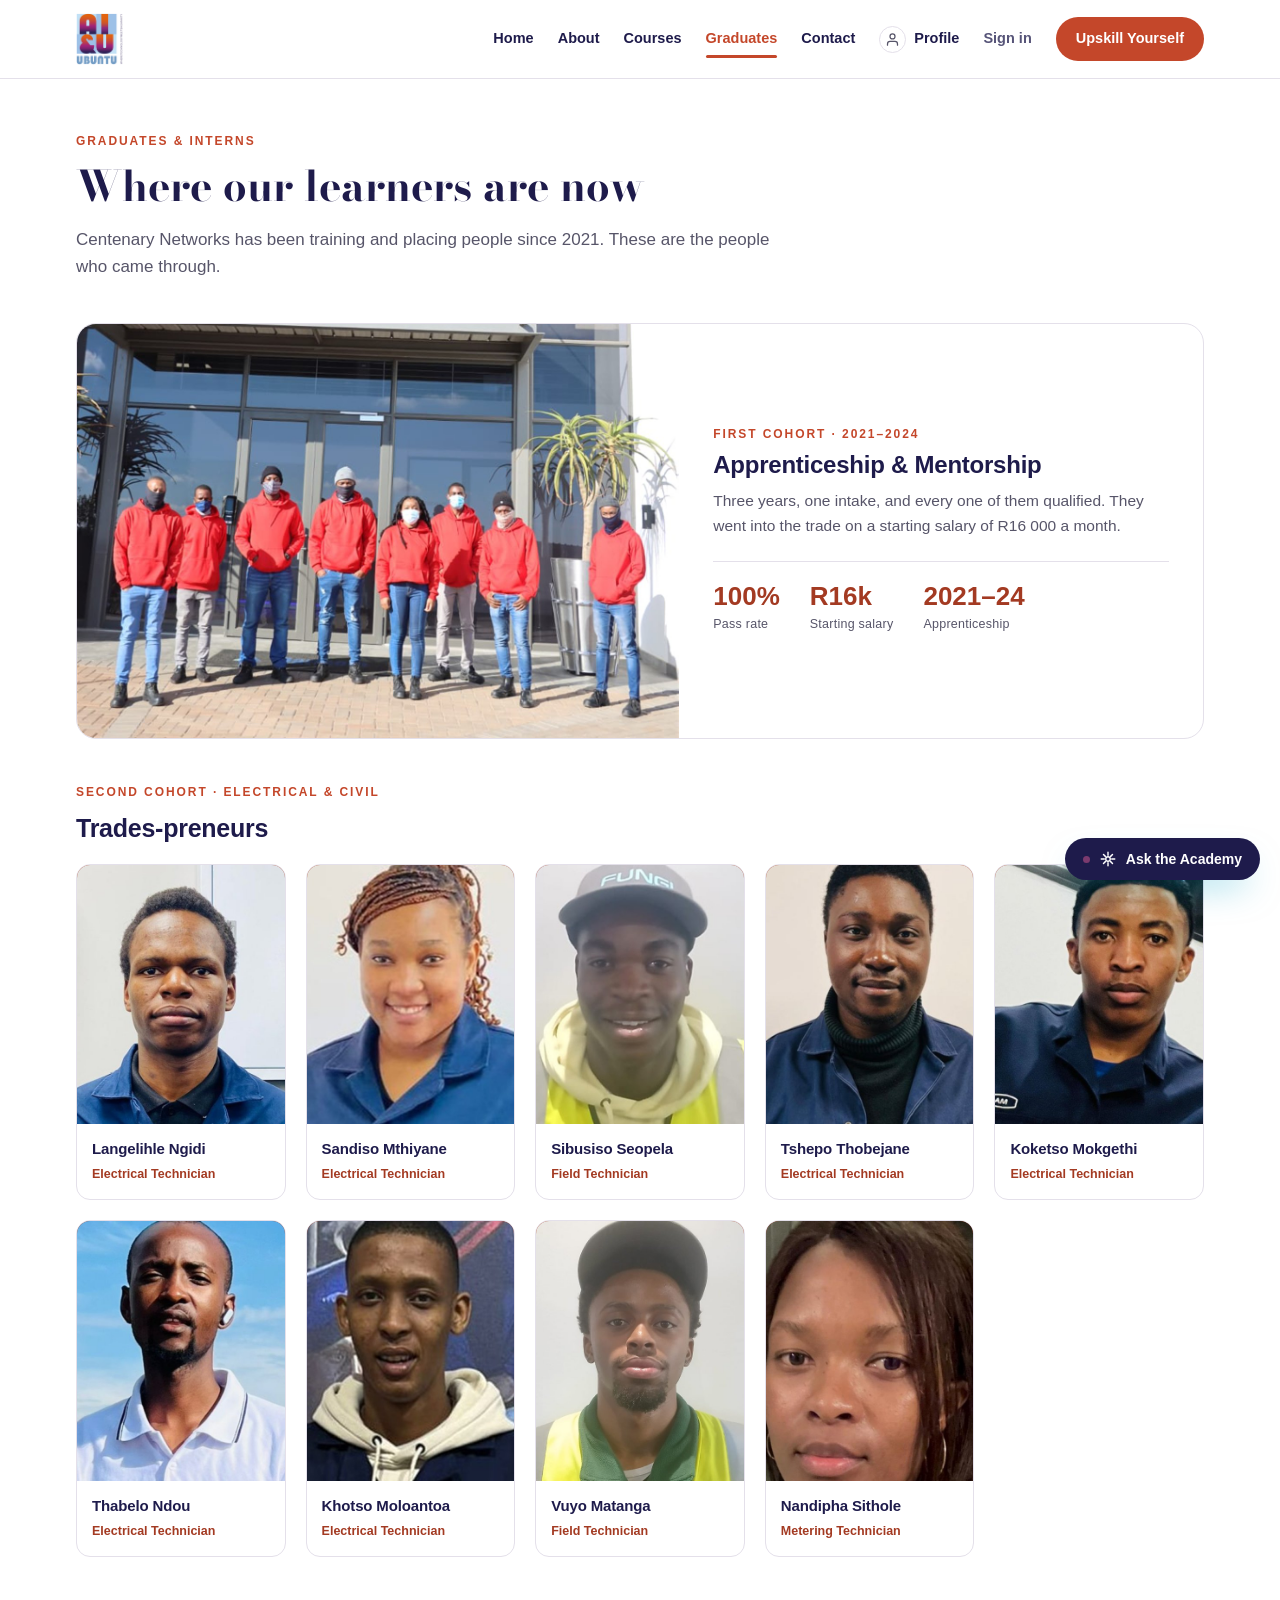
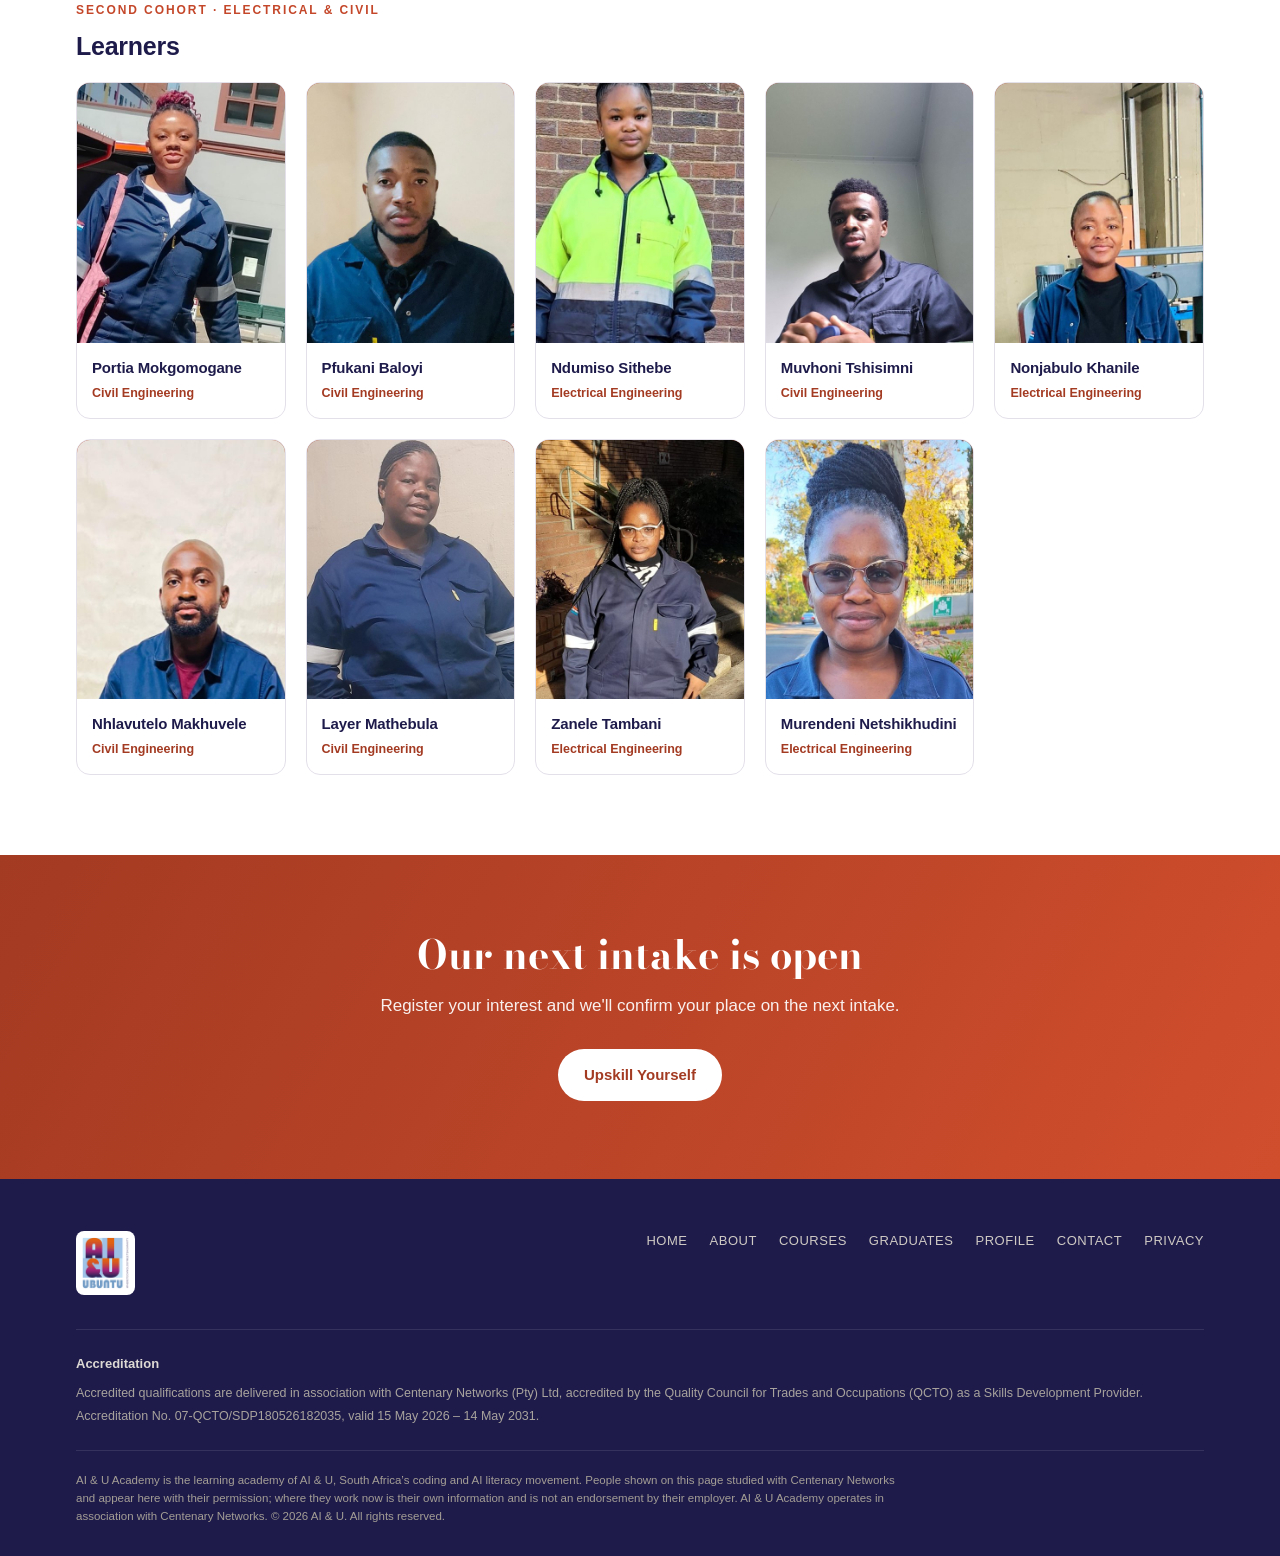
<file: graduates.html>
<!DOCTYPE html>
<html lang="en">
<head>
<meta charset="UTF-8">
<meta name="viewport" content="width=device-width, initial-scale=1.0">
<title>Graduates — AI &amp; U Academy</title>
<meta name="description" content="People who have come through Centenary Networks — where they studied, and where they are now.">
<link rel="stylesheet" href="styles.css?v=20260913c">
</head>
<body>
<nav id="nav">
  <div class="nav-inner">
    <a href="./" class="brand"><img src="images/aiandu-logo.png" alt="AI &amp; U"></a>
    <div class="nav-links" id="navLinks">
      <a href="./" data-nav="home">Home</a>
      <a href="about" data-nav="about">About</a>
      <a href="courses" data-nav="courses">Courses</a>
      <a href="graduates" data-nav="graduates" class="active">Graduates</a>
      <a href="contact" data-nav="contact">Contact</a>
      <a href="profile" data-nav="profile" class="nav-profile" title="Your profile"><span class="np-av" aria-hidden="true"><svg viewBox="0 0 24 24" fill="none" stroke="currentColor" stroke-width="2" stroke-linecap="round" stroke-linejoin="round"><path d="M20 21v-2a4 4 0 0 0-4-4H8a4 4 0 0 0-4 4v2"/><circle cx="12" cy="7" r="4"/></svg></span><span class="np-label">Profile</span></a>
      <a href="contact" class="nav-cta">Upskill Yourself</a>
    </div>
    <button class="nav-toggle" id="navToggle" aria-label="Menu"><svg viewBox="0 0 24 24" fill="none" stroke="currentColor" stroke-width="2" stroke-linecap="round" style="width:26px;height:26px;display:block"><path d="M3 6h18M3 12h18M3 18h18"/></svg></button>
  </div>
</nav>

<section class="page-top">
  <div class="wrap">
    <div class="sec-head reveal">
      <span class="eyebrow">Graduates &amp; interns</span>
      <h2>Where our learners are now</h2>
      <p>Centenary Networks has been training and placing people since 2021. These are the people who came through.</p>
    </div>

    <!-- Filled by graduates.js from its PEOPLE list. Nobody is added by editing
         this file. See the notes at the top of graduates.js, in particular the
         part about consent — these are real named people on a public page. -->
    <div id="grads" class="reveal"></div>

  </div>
</section>

<section class="cta-band">
  <div class="wrap">
    <h2>Our next intake is open</h2>
    <p>Register your interest and we'll confirm your place on the next intake.</p>
    <a href="contact" class="btn btn-primary">Upskill Yourself</a>
  </div>
</section>

<footer>
  <div class="wrap">
    <div class="foot-top">
      <div class="foot-brand"><img src="images/aiandu-logo.png" alt="AI &amp; U"></div>
      <div class="foot-nav">
        <a href="./">Home</a>
        <a href="about">About</a>
        <a href="courses">Courses</a>
        <a href="graduates">Graduates</a>
        <a href="profile">Profile</a>
        <a href="contact">Contact</a>
        <a href="privacy">Privacy</a>
      </div>
    </div>
    <div class="foot-accred" style="max-width:none;border-bottom:1px solid rgba(255,255,255,.1);padding-bottom:22px;margin-bottom:20px">
      <strong>Accreditation</strong>
      <span>Accredited qualifications are delivered in association with Centenary Networks (Pty) Ltd, accredited by the Quality Council for Trades and Occupations (QCTO) as a Skills Development Provider. Accreditation No. 07-QCTO/SDP180526182035, valid 15 May 2026 – 14 May 2031.</span>
    </div>
    <p class="disclaimer">AI &amp; U Academy is the learning academy of AI &amp; U, South Africa’s coding and AI literacy movement. People shown on this page studied with Centenary Networks and appear here with their permission; where they work now is their own information and is not an endorsement by their employer. AI &amp; U Academy operates in association with Centenary Networks. © 2026 AI &amp; U. All rights reserved.</p>
  </div>
</footer>
<script src="site.js?v=20260820"></script>
<script src="profile.js?v=20260820"></script>
<script src="graduates.js?v=20260820"></script>
<script src="assistant.js?v=20260820"></script>
</body>
</html>
</file>
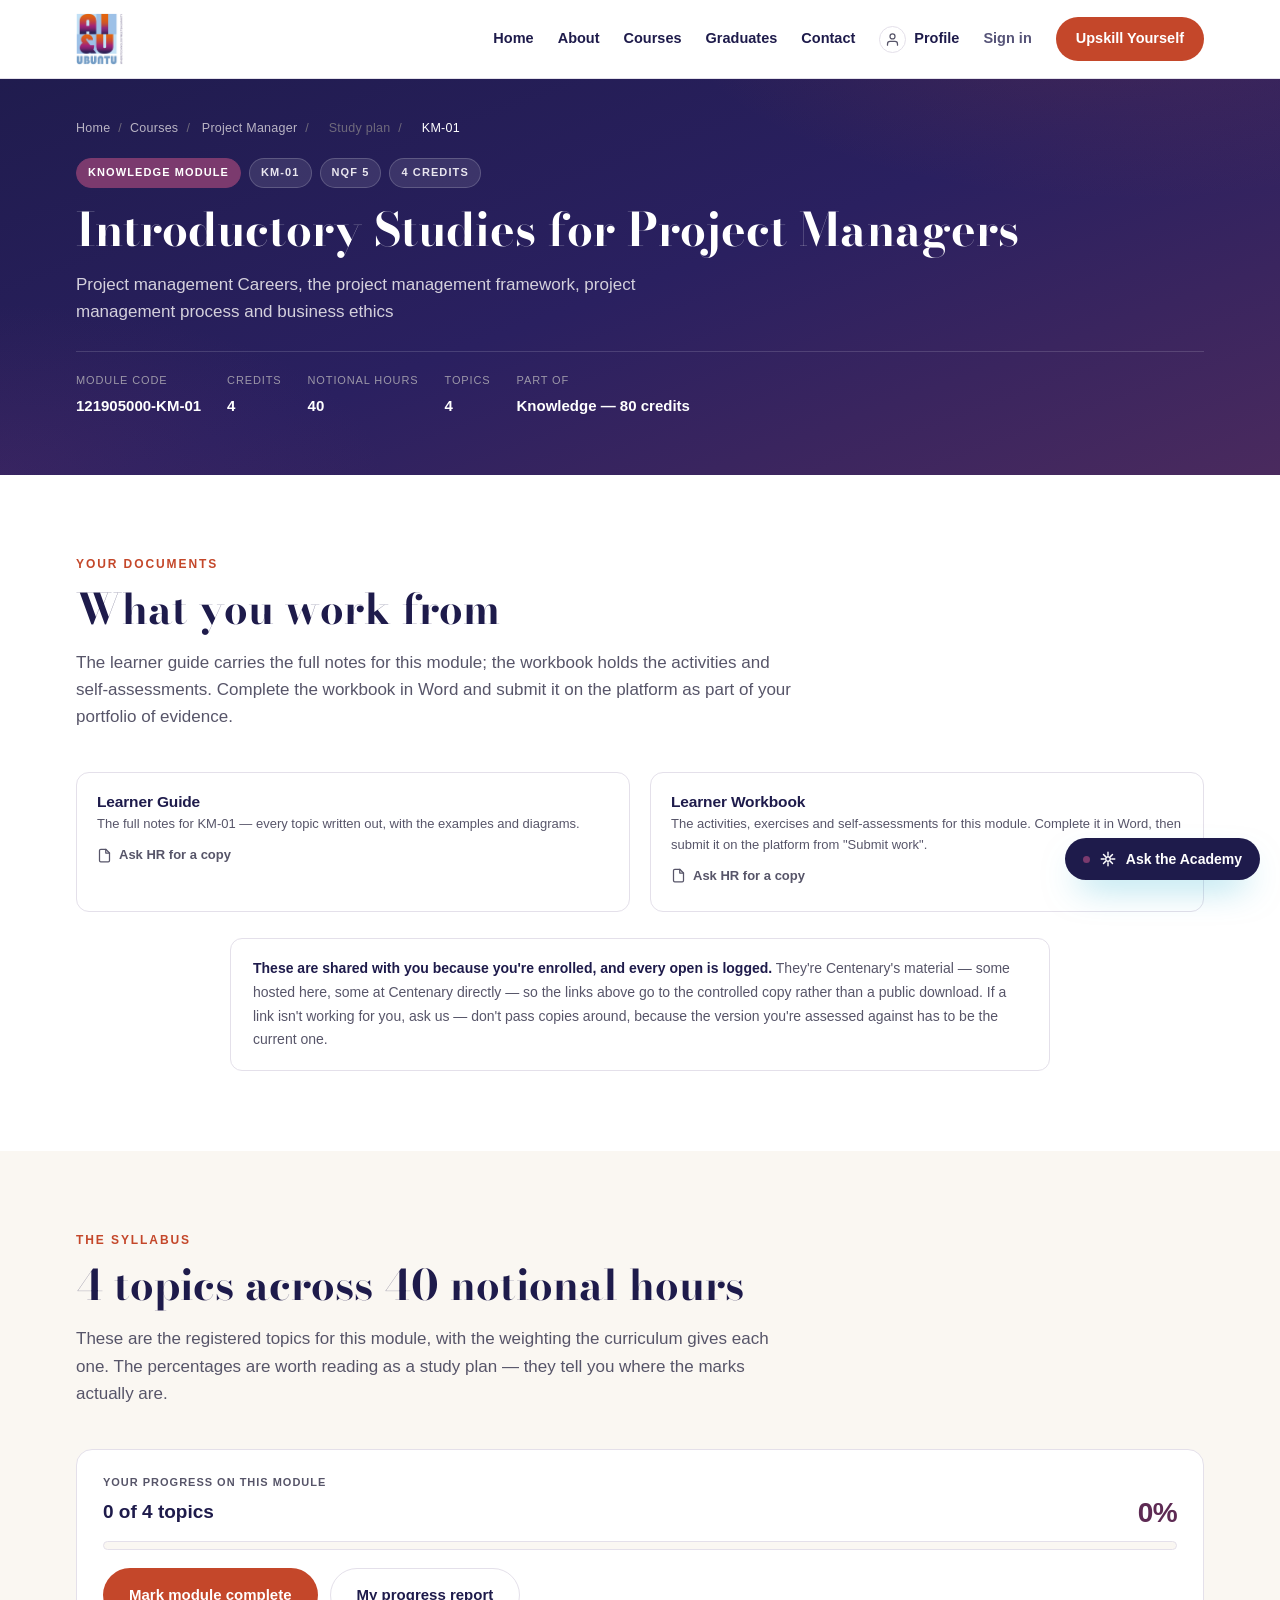
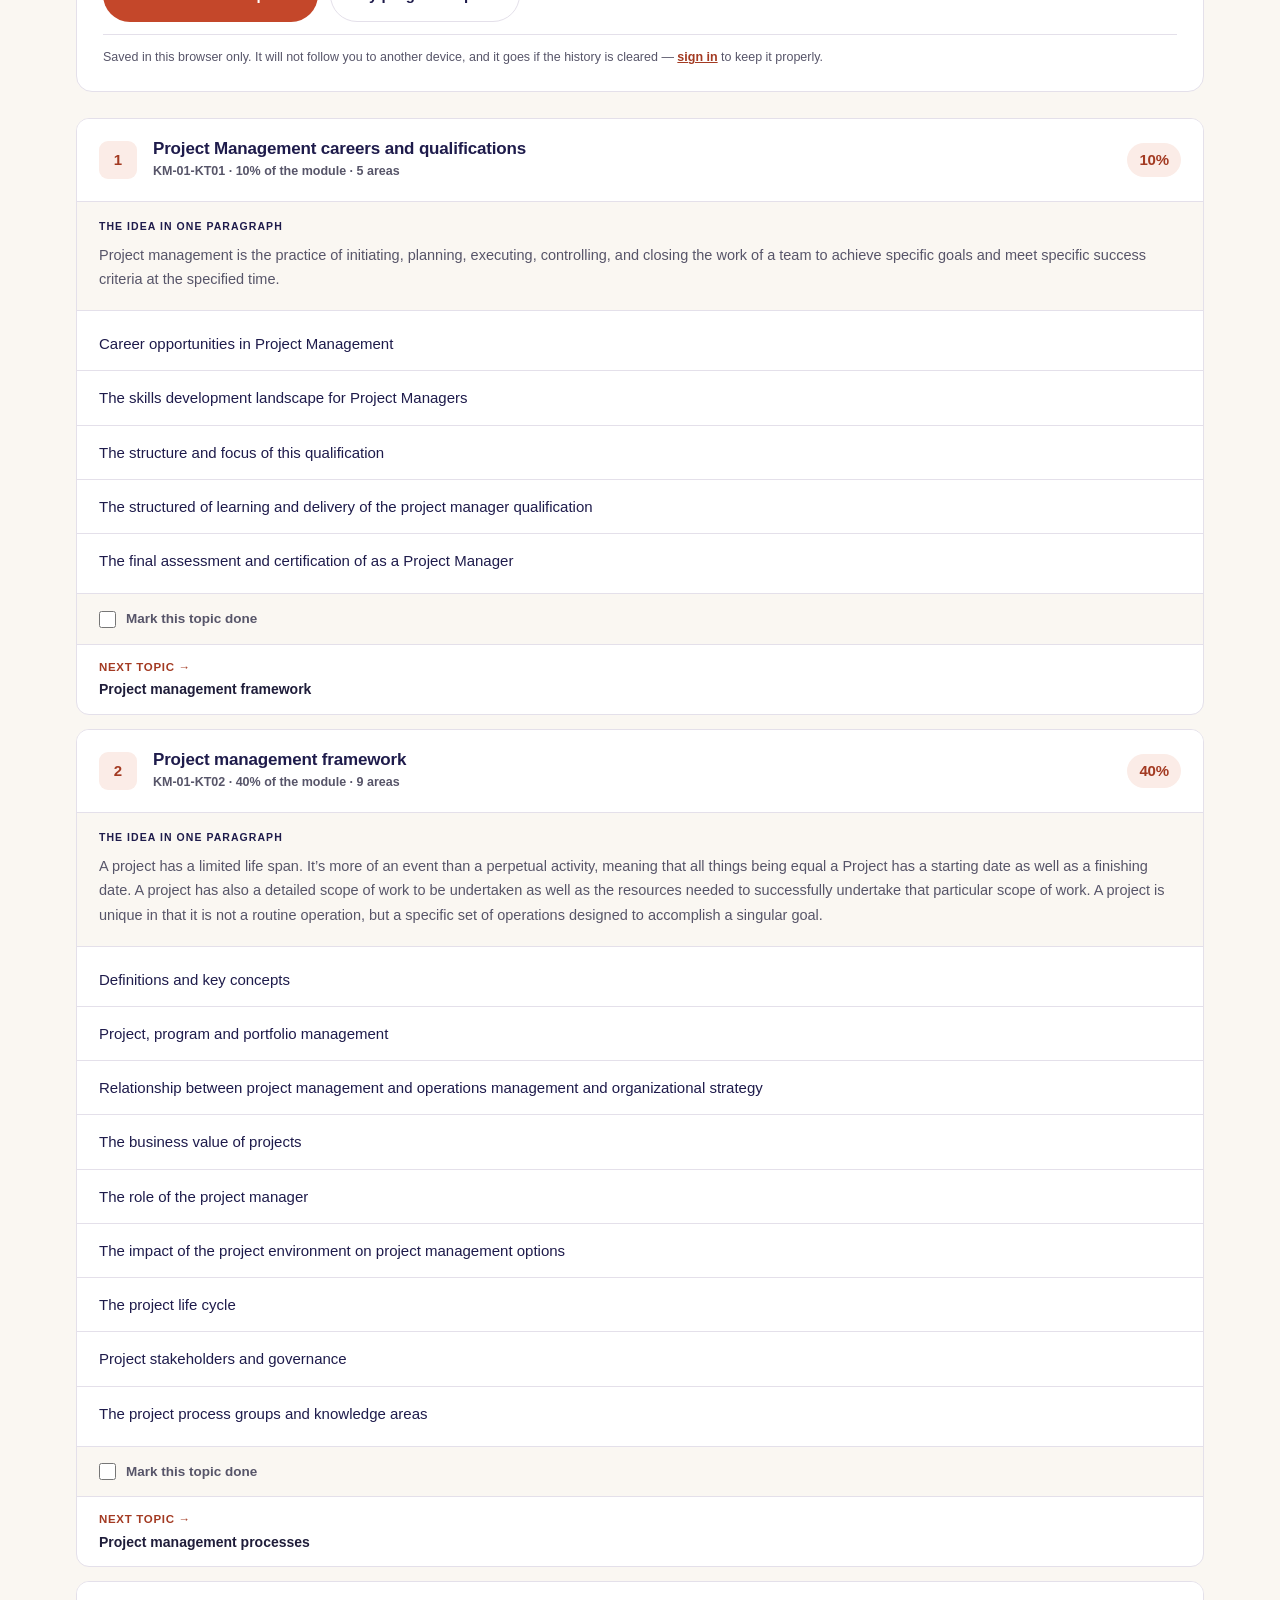
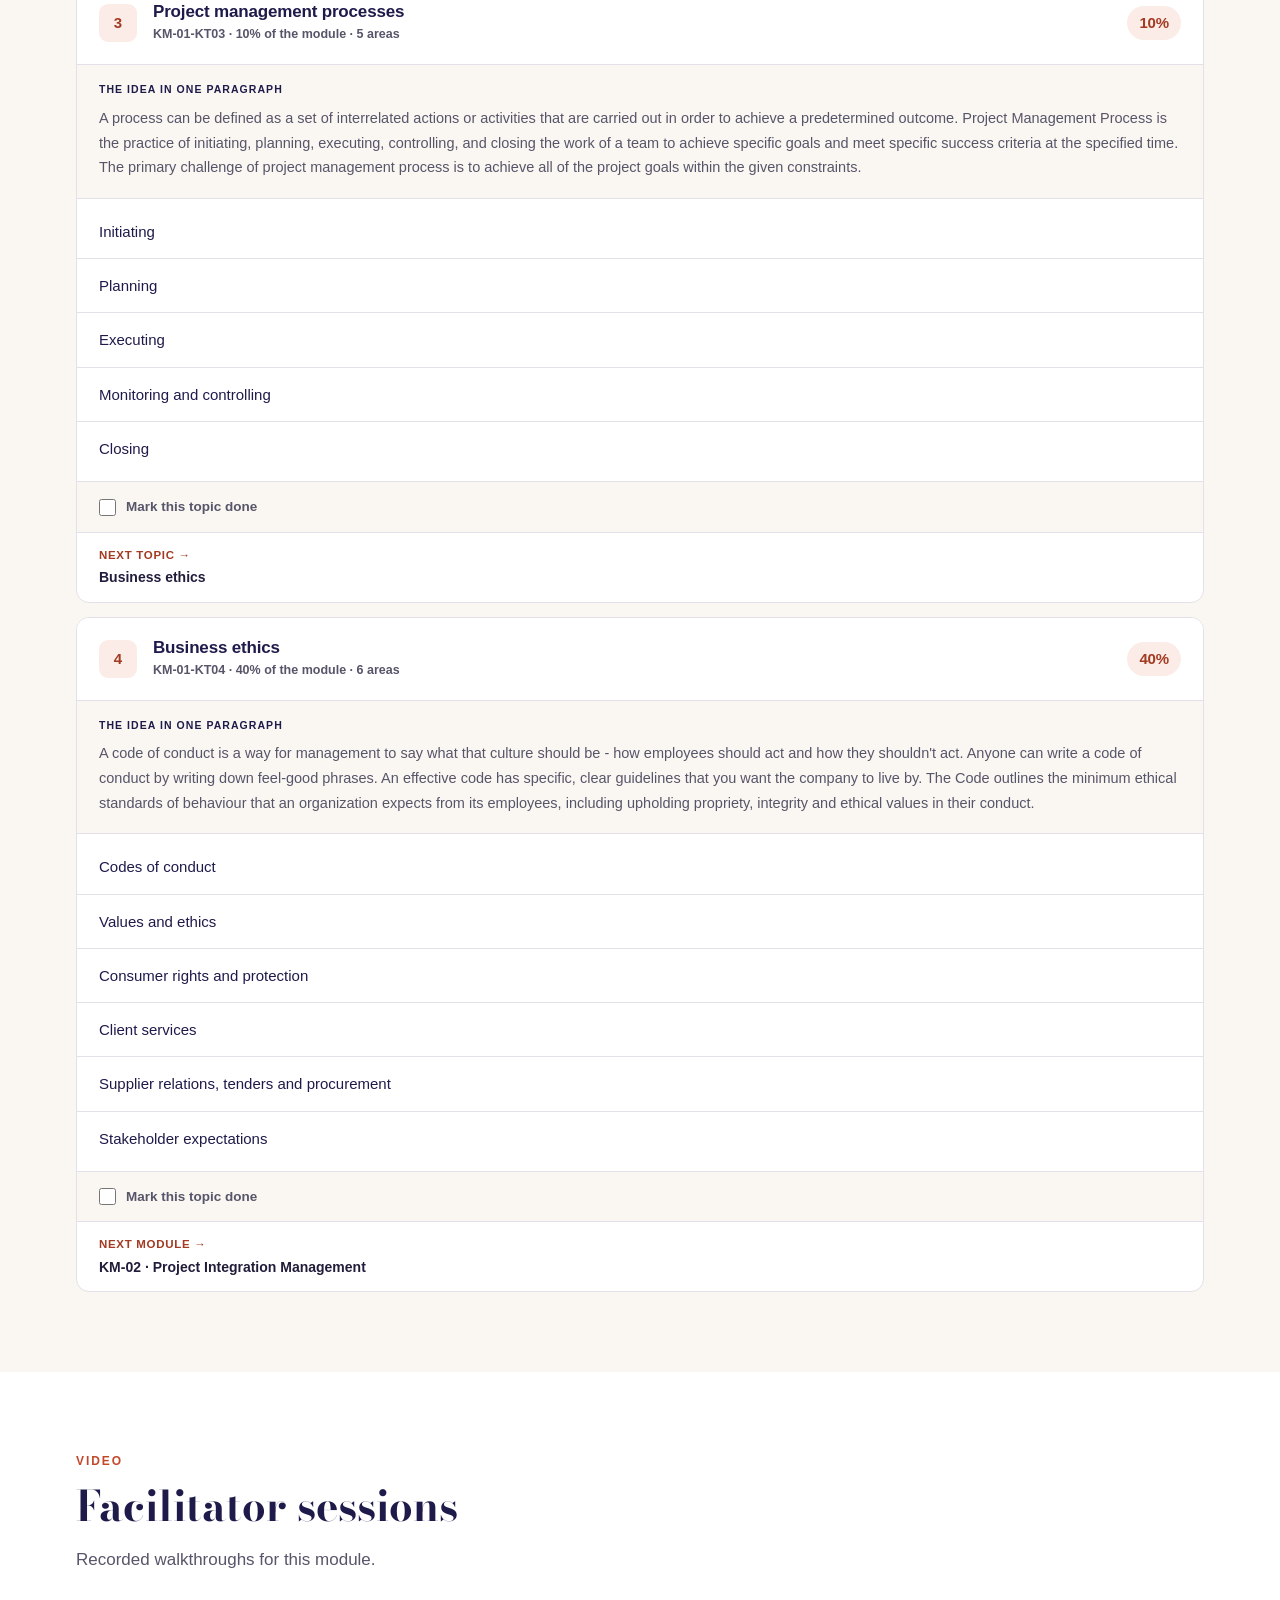
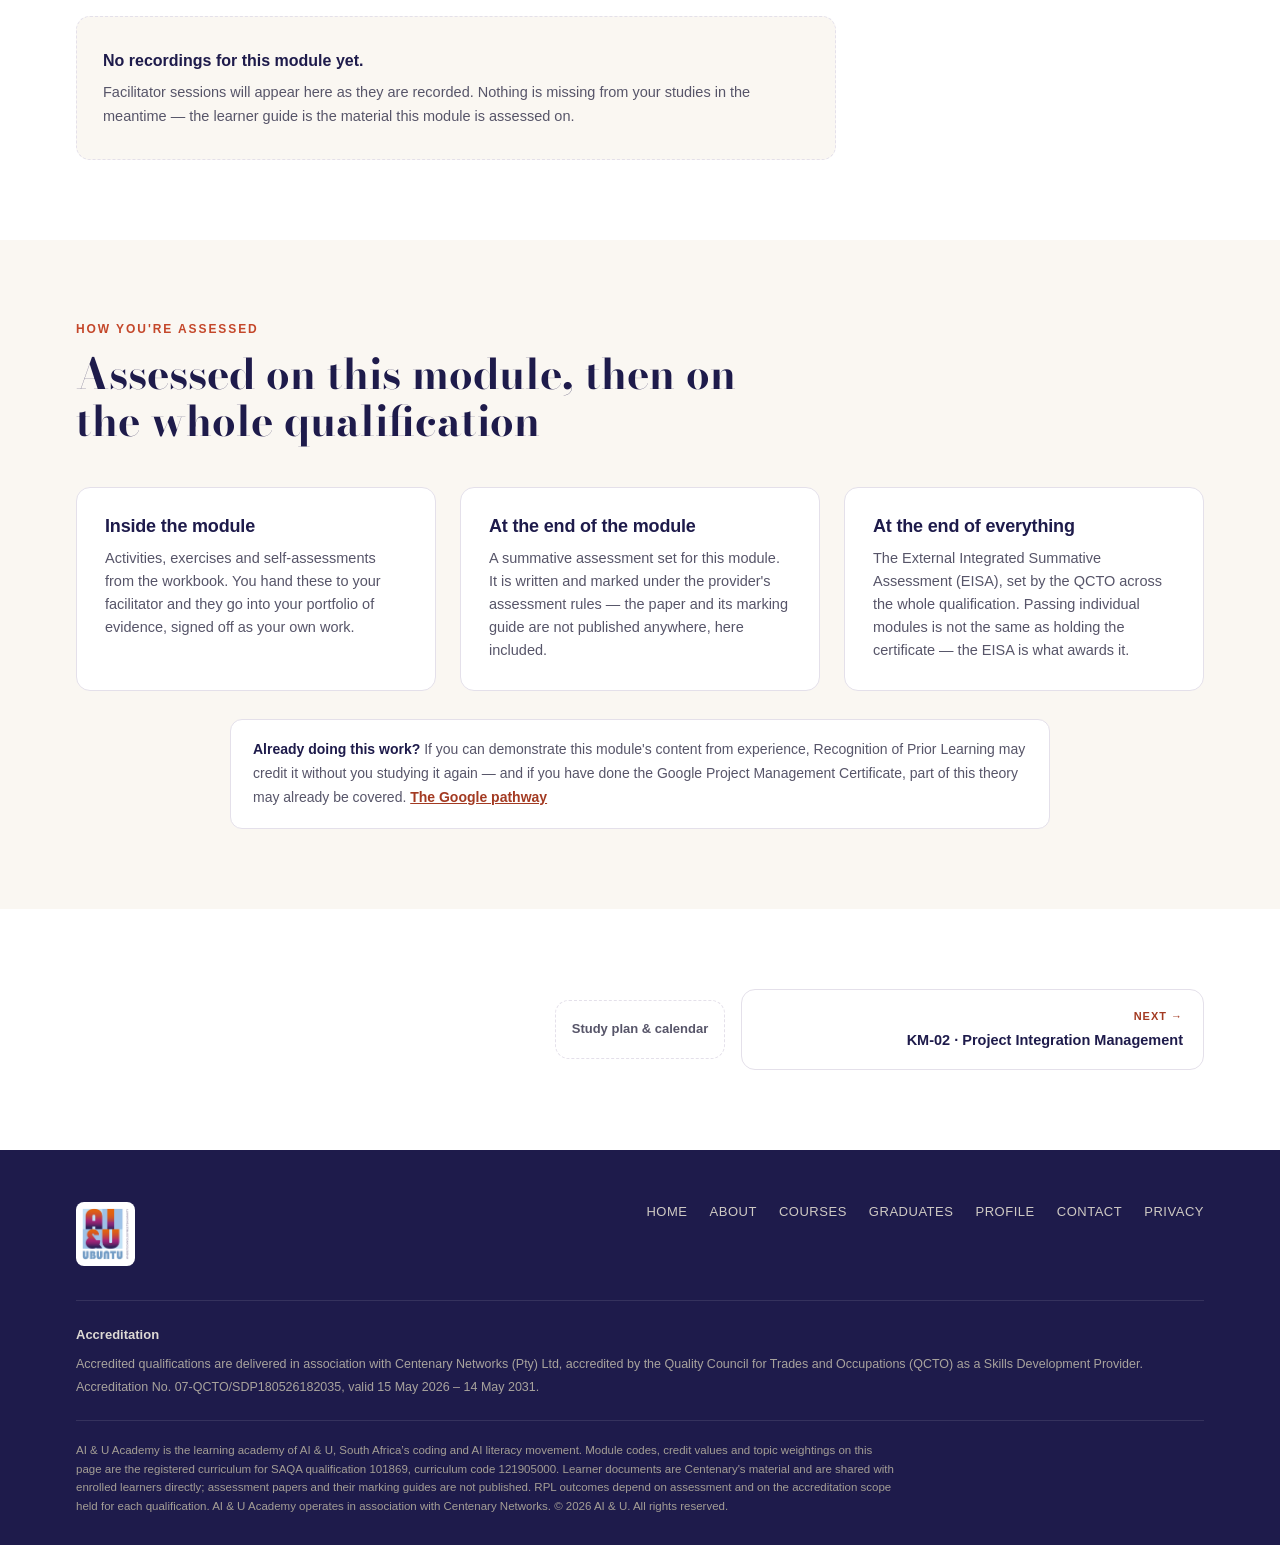
<file: module.html>
<!DOCTYPE html>
<html lang="en">
<head>
<meta charset="UTF-8">
<meta name="viewport" content="width=device-width, initial-scale=1.0">
<title>Knowledge module — AI &amp; U Academy</title>
<meta name="description" content="A module of the Occupational Certificate: Project Manager (SAQA 101869), or of the Procurement Officer and New Venture Creation short courses. What it covers topic by topic and the documents you work from.">
<link rel="stylesheet" href="styles.css?v=20260913c">
</head>
<body>
<nav id="nav">
  <div class="nav-inner">
    <a href="./" class="brand"><img src="images/aiandu-logo.png" alt="AI &amp; U"></a>
    <div class="nav-links" id="navLinks">
      <a href="./" data-nav="home">Home</a>
      <a href="about" data-nav="about">About</a>
      <a href="courses" data-nav="courses">Courses</a>
      <a href="graduates" data-nav="graduates">Graduates</a>
      <a href="contact" data-nav="contact">Contact</a>
      <a href="profile" data-nav="profile" class="nav-profile" title="Your profile"><span class="np-av" aria-hidden="true"><svg viewBox="0 0 24 24" fill="none" stroke="currentColor" stroke-width="2" stroke-linecap="round" stroke-linejoin="round"><path d="M20 21v-2a4 4 0 0 0-4-4H8a4 4 0 0 0-4 4v2"/><circle cx="12" cy="7" r="4"/></svg></span><span class="np-label">Profile</span></a>
      <a href="contact" class="nav-cta">Upskill Yourself</a>
    </div>
    <button class="nav-toggle" id="navToggle" aria-label="Menu"><svg viewBox="0 0 24 24" fill="none" stroke="currentColor" stroke-width="2" stroke-linecap="round" style="width:26px;height:26px;display:block"><path d="M3 6h18M3 12h18M3 18h18"/></svg></button>
  </div>
</nav>

<header class="chero">
  <div class="wrap">
    <div class="crumb">
      <a href="./">Home</a><span>/</span><a href="courses">Courses</a><span>/</span>
      <a href="course?c=project-management" id="m-course">Project Manager</a><span>/</span>
      <span id="m-plancrumb"><a href="pm-schedule">Study plan</a><span>/</span></span>
      <span id="m-crumb" style="color:#fff;margin:0"></span>
    </div>
    <div class="tags" id="m-tags"></div>
    <h1 id="m-h1"></h1>
    <p class="lead" id="m-lead"></p>
    <div class="ataglance" id="m-facts"></div>
  </div>
</header>

<section>
  <div class="wrap">
    <div class="sec-head reveal">
      <span class="eyebrow">Your documents</span>
      <h2>What you work from</h2>
      <p id="m-docsintro">The learner guide carries the full notes for this module; the workbook holds the activities and self-assessments. Complete the workbook in Word and <a href="submit?c=project-management">submit it on the platform</a> as part of your portfolio of evidence.</p>
    </div>
    <div class="dgrid two-up reveal" id="m-docs"></div>
    <p class="sg-caveat reveal" style="max-width:820px;margin-top:26px"><strong>These are shared with you because you're enrolled, and every open is logged.</strong> They're Centenary's material — some hosted here, some at Centenary directly — so the links above go to the controlled copy rather than a public download. If a link isn't working for you, <a href="mailto:kgomotso@centenarynetworks.com">ask us</a> — don't pass copies around, because the version you're assessed against has to be the current one.</p>
  </div>
</section>

<section class="section-soft">
  <div class="wrap">
    <div class="sec-head reveal">
      <span class="eyebrow">The syllabus</span>
      <h2 id="m-topictitle">What this module covers</h2>
      <p id="m-syllabusnote">These are the registered topics for this module, with the weighting the curriculum gives each one. The percentages are worth reading as a study plan — they tell you where the marks actually are.</p>
    </div>
    <div id="m-progress" class="reveal"></div>
    <div class="modules reveal" id="m-topics"></div>
  </div>
</section>

<section id="m-videosec">
  <div class="wrap">
    <div class="sec-head reveal">
      <span class="eyebrow">Video</span>
      <h2>Facilitator sessions</h2>
      <p>Recorded walkthroughs for this module.</p>
    </div>
    <div id="m-video" class="reveal"></div>
  </div>
</section>

<section id="m-quizsec" style="display:none">
  <div class="wrap">
    <div class="sec-head reveal">
      <span class="eyebrow">Check yourself</span>
      <h2>Test what you know so far</h2>
      <p>A short self-check the academy built — unlimited attempts, your best score kept. It is
        practice, not the module's assessment.</p>
    </div>
    <div id="m-quiz" class="reveal"></div>
  </div>
</section>

<section class="section-soft">
  <div class="wrap">
    <div class="sec-head reveal">
      <span class="eyebrow">How you're assessed</span>
      <h2>Assessed on this module, then on the whole qualification</h2>
    </div>
    <div class="features">
      <div class="feat reveal">
        <h3>Inside the module</h3>
        <p id="m-inside">Activities, exercises and self-assessments from the workbook. You hand these to your facilitator and they go into your portfolio of evidence, signed off as your own work.</p>
      </div>
      <div class="feat reveal">
        <h3>At the end of the module</h3>
        <p>A summative assessment set for this module. It is written and marked under the provider's assessment rules — the paper and its marking guide are not published anywhere, here included.</p>
      </div>
      <div class="feat reveal" id="m-final">
        <h3>At the end of everything</h3>
        <p>The External Integrated Summative Assessment (EISA), set by the QCTO across the whole qualification. Passing individual modules is not the same as holding the certificate — the EISA is what awards it.</p>
      </div>
    </div>
    <p class="sg-caveat reveal" id="m-rpl" style="max-width:820px;margin-top:28px"><strong>Already doing this work?</strong> If you can demonstrate this module's content from experience, Recognition of Prior Learning may credit it without you studying it again — and if you have done the Google Project Management Certificate, part of this theory may already be covered. <a href="pm-pathway" style="color:var(--orange-deep);font-weight:700;text-decoration:underline">The Google pathway</a></p>
  </div>
</section>

<section>
  <div class="wrap">
    <div class="modnav reveal" id="m-nav"></div>
  </div>
</section>

<footer>
  <div class="wrap">
    <div class="foot-top">
      <div class="foot-brand"><img src="images/aiandu-logo.png" alt="AI &amp; U"></div>
      <div class="foot-nav">
        <a href="./">Home</a>
        <a href="about">About</a>
        <a href="courses">Courses</a>
        <a href="graduates">Graduates</a>
        <a href="profile">Profile</a>
        <a href="contact">Contact</a>
        <a href="privacy">Privacy</a>
      </div>
    </div>
    <div class="foot-accred" style="max-width:none;border-bottom:1px solid rgba(255,255,255,.1);padding-bottom:22px;margin-bottom:20px">
      <strong>Accreditation</strong>
      <span>Accredited qualifications are delivered in association with Centenary Networks (Pty) Ltd, accredited by the Quality Council for Trades and Occupations (QCTO) as a Skills Development Provider. Accreditation No. 07-QCTO/SDP180526182035, valid 15 May 2026 – 14 May 2031.</span>
    </div>
    <p class="disclaimer">AI &amp; U Academy is the learning academy of AI &amp; U, South Africa’s coding and AI literacy movement. <span id="m-disc">Module codes, credit values and topic weightings on this page are the registered curriculum for SAQA qualification 101869, curriculum code 121905000.</span> Learner documents are Centenary's material and are shared with enrolled learners directly; assessment papers and their marking guides are not published. RPL outcomes depend on assessment and on the accreditation scope held for each qualification. AI &amp; U Academy operates in association with Centenary Networks. © 2026 AI &amp; U. All rights reserved.</p>
  </div>
</footer>

<script src="pm-modules.js?v=20260916"></script>
<script src="po-modules.js?v=20260916"></script>
<script src="nvc-modules.js?v=20260923"></script>
<script src="course-context.js?v=20260916"></script>
<script src="profile.js?v=20260820"></script>
<script src="pm-progress.js?v=20260911"></script>
<script>
(function(){
  const ESC=s=>String(s).replace(/&/g,'&amp;').replace(/</g,'&lt;').replace(/>/g,'&gt;');

  /* Two qualifications are carried here since 16 Sep 2026, and both of them
     have a KM-01. course-context.js resolves ?c= against the curricula that
     actually loaded and falls back to the Project Manager, so an unknown slug
     shows the Project Manager's KM-01 rather than an empty page. */
  const CUR  = window.ACADEMY_CURRICULUM || window.ACADEMY_CURRICULA['project-management'];
  const SLUG = window.ACADEMY_COURSE || 'project-management';
  const MODS = CUR.modules;
  const BY   = CUR.byId;
  /* Every link out of this page has to carry the course, or it lands on the
     other qualification's module of the same code. */
  const Q = SLUG === 'project-management' ? '' : '&c=' + encodeURIComponent(SLUG);

  /* ?m=KM-02. An unknown or missing id falls back to the first module rather
     than rendering an empty page. */
  function getId(){
    const p=(new URLSearchParams(location.search).get('m')||'').toUpperCase();
    return BY[p] ? p : (MODS[0]&&MODS[0].id);
  }

  const m=BY[getId()];
  if(!m){ document.getElementById('m-h1').textContent='Module not found'; return; }
  const idx=MODS.indexOf(m);

  document.title=m.id+' '+m.title+' — AI & U Academy';
  document.getElementById('m-crumb').textContent=m.id;

  /* The crumb names the qualification this module belongs to, and only offers
     the study planner where one has been written — it is the Project Manager's
     schedule, and pointing the Procurement Officer at it would be a plan for
     the wrong curriculum. */
  const courseLink=document.getElementById('m-course');
  courseLink.href='course?c='+encodeURIComponent(SLUG);
  courseLink.textContent=CUR.short||CUR.title;
  const planCrumb=document.getElementById('m-plancrumb');
  if(CUR.plan){ planCrumb.querySelector('a').href=CUR.plan; } else { planCrumb.remove(); }
  document.getElementById('m-h1').textContent=m.title;
  document.getElementById('m-lead').textContent=
    m.purpose ? m.purpose.charAt(0).toUpperCase()+m.purpose.slice(1) : '';

  /* NQF level per MODULE, not per qualification: the Procurement Officer's
     sourcing and negotiation modules are registered at Level 6 inside a Level 5
     qualification.

     "Knowledge module" is not universal either. New Venture Creation has no
     knowledge modules — it has sections of a learner guide, each aligned to one
     unit standard — so the noun comes off the curriculum. */
  /* A short course (CUR.shortCourse, since 26 Oct 2026) is not accredited, so
     it shows no NQF level, credits, registered code or EISA anywhere below. */
  const SHORT=!!CUR.shortCourse;
  document.getElementById('m-tags').innerHTML=SHORT
    ? '<span class="accred">Short course · not accredited</span><span>'+ESC(m.id)+'</span>'
    : '<span class="accred">'+ESC(CUR.moduleNoun||'Knowledge module')+'</span>'+
      '<span>'+ESC(m.id)+'</span><span>NQF '+(m.nqf||CUR.nqf)+'</span><span>'+m.credits+' credits</span>';

  /* Notional hours are registered per module by the QCTO curricula and not at
     all by a unit-standard one, so the row is dropped rather than printed
     empty. Same reasoning for the code label and for what the module is part
     of: "Knowledge — 80 credits" means nothing on a qualification that has no
     knowledge component. */
  const facts=SHORT
    ? [['Module',m.id],['Topics',m.topics.length],['Part of',CUR.title+' short course'],['Accreditation','Not accredited']]
    : [[CUR.codeLabel||'Module code',m.code],['Credits',m.credits]];
  if(!SHORT){
    if(m.hours)facts.push(['Notional hours',m.hours]);
    facts.push(['Topics',m.topics.length],
               ['Part of',CUR.partOf||('Knowledge — '+CUR.knowledgeCredits+' credits')]);
  }
  document.getElementById('m-facts').innerHTML=
    facts.map(f=>'<div><span>'+ESC(f[0])+'</span><strong>'+ESC(String(f[1]))+'</strong></div>').join('');

  /* ---- documents ----
     A null link means the document exists but has no sharing link set yet. That
     renders as "ask HR for a copy" rather than a dead button — a broken download
     is worse than an honest one. It is a mailto rather than plain text, because a
     learner who wants the guide should not also have to work out who to ask and
     what to call the module. Kgomotso is acting in the HR role for now, hence the
     wording stays and only the address changes when that is settled. */
  const DOC_ICON='<svg viewBox="0 0 24 24" fill="none" stroke="currentColor" stroke-width="2" stroke-linecap="round" stroke-linejoin="round"><path d="M14 2H6a2 2 0 0 0-2 2v16a2 2 0 0 0 2 2h12a2 2 0 0 0 2-2V8Z"/><path d="M14 2v6h6"/></svg>';
  function docCard(title,desc,href){
    const foot = href
      ? '<span class="dl">'+DOC_ICON+' Open the document ↗</span>'
      : '<a class="dl" style="color:var(--ink-soft)" href="mailto:kgomotso@centenarynetworks.com?subject='+encodeURIComponent(m.id+' '+title+' — request a copy')+'">'+
          DOC_ICON+' Ask HR for a copy</a>';
    const inner='<div class="dmeta"><h4>'+ESC(title)+'</h4><p>'+ESC(desc)+'</p>'+foot+'</div>';
    return href
      ? '<a class="dcard" href="'+ESC(href)+'" target="_blank" rel="noopener noreferrer">'+inner+'</a>'
      : '<div class="dcard">'+inner+'</div>';
  }
  /* The workbook card only where the provider's pack actually has workbooks.
     The Procurement Officer pack is learner guides only, and a card promising a
     workbook that does not exist would send people to HR for nothing. */
  document.getElementById('m-docs').innerHTML=
    docCard('Learner Guide',
      'The full notes for '+m.id+' — every topic written out, with the examples and diagrams.',
      m.docs.guide)+
    (CUR.workbooks
      /* Called what the provider calls it. New Venture Creation pairs the guide
         with a Workplace Guide, and a card labelled "Workbook" would send a
         learner to HR asking for a document by a name nobody there uses. */
      ? docCard(CUR.workbookName||'Learner Workbook',
          CUR.workbookDesc||'The activities, exercises and self-assessments for this module. Complete it in Word, then submit it on the platform from "Submit work".',
          m.docs.workbook)
      : '');
  document.getElementById('m-docs').classList.toggle('two-up', !!CUR.workbooks);

  /* Two paragraphs of standing copy describe a workbook as well. Both are
     rewritten where the pack has none, rather than left to promise a document
     the provider did not supply. */
  /* The RPL note ends on the Google certificate, which maps onto the Project
     Manager's modules and nothing else. RPL itself applies to any of them, so
     the sentence stays and only the Google half goes. */
  if(SHORT){
    /* RPL credits a module towards a qualification; a short course has none. */
    document.getElementById('m-rpl').remove();
  } else if(SLUG!=='project-management'){
    document.getElementById('m-rpl').innerHTML=
      '<strong>Already doing this work?</strong> If you can demonstrate this module\'s content '+
      'from experience, Recognition of Prior Learning may credit it without you studying it '+
      'again. Ask the academy what evidence they would want to see.';
  }

  /* Uploading a workbook on the platform is built for the Project Manager only
     (lib/submissions.php, SUBMISSION_WORKBOOK_COURSES). Another pack's workbook is
     still handed to the facilitator, so its intro keeps the original wording. */
  if(CUR.workbooks && SLUG!=='project-management'){
    document.getElementById('m-docsintro').textContent=
      'The learner guide carries the full notes for this module; the workbook holds the activities '+
      'and self-assessments you hand to your facilitator for your portfolio of evidence.';
  }
  if(!CUR.workbooks){
    document.getElementById('m-docsintro').textContent=
      'The learner guide carries the full notes for this module — every topic written out, '+
      'with the examples and diagrams. It is what you study from and what you are assessed against.';
    document.getElementById('m-inside').textContent=
      'Formative activities set by your facilitator as you work through the module. You hand '+
      'these in and they go into your portfolio of evidence, signed off as your own work.';
  }

  /* The last two paragraphs of standing copy that assume a QCTO curriculum:
     the EISA at the end, and the footer naming SAQA 101869. Both were stated
     as constants and both were already wrong on the Procurement Officer's
     pages before this qualification existed. */
  if(SHORT){
    const fa=document.getElementById('m-final');
    if(fa){
      fa.querySelector('h3').textContent='At the end of the course';
      fa.querySelector('p').textContent='This is a short course and is not accredited. Finishing it '+
        'does not award a registered qualification, NQF level or credits.';
    }
  } else if(CUR.finalAssess){
    const fa=document.getElementById('m-final');
    if(fa){
      fa.querySelector('h3').textContent=CUR.finalAssess.h;
      fa.querySelector('p').textContent=CUR.finalAssess.p;
    }
  }
  const disc=document.getElementById('m-disc');
  if(disc){
    disc.textContent=SHORT
      ? CUR.title+' is a short course and is not accredited. It carries no NQF level or credits.'
      : CUR.discNote||('Module codes, credit values and topic weightings '+
      'on this page are the registered curriculum for SAQA qualification '+CUR.saqa+
      (CUR.curriculum?', curriculum code '+CUR.curriculum:'')+'.');
  }

  /* ---- topics ----
     Reuses the .module accordion as static always-open markup, the same way the
     pathway page does, so no new component is introduced. */
  document.getElementById('m-topictitle').textContent=
    m.hours ? m.topics.length+' topics across '+m.hours+' notional hours'
            : m.topics.length+' topics';

  /* The paragraph over the list promises weightings. Two of the three curricula
     register them; the third registers none, and a page that shows invented
     percentages would be telling a learner where the marks are on no authority
     at all. */
  if(SHORT){
    const syl=document.getElementById('m-syllabusnote');
    if(syl)syl.textContent=CUR.weighted===false
      ? 'These are the topics of this section, in the order the learner guide sets them out, '+
        'with the areas each one covers.'
      : 'These are the topics for this module, with the weighting the course material gives '+
        'each one. The percentages are worth reading as a study plan.';
  } else if(CUR.weighted===false){
    const syl=document.getElementById('m-syllabusnote');
    if(syl)syl.textContent='These are the topics of this section, in the order the learner '+
      'guide sets them out, with the areas each one covers. This qualification registers no '+
      'topic weightings, so none are shown — the credits sit on the unit standard as a whole.';
  }

  document.getElementById('m-topics').innerHTML=m.topics.map(function(t,i){
    const covers=t.covers.length
      ? '<div class="module-body">'+t.covers.map(function(c){
          return '<div class="lesson" style="cursor:default"><span class="lname" style="font-weight:500">'+ESC(c)+'</span></div>';
        }).join('')+'</div>'
      : '';
    /* One tick per topic. Deliberately at topic level rather than per sub-topic:
       51 ticks across the qualification is a progress bar, 265 is a chore. */
    const tick='<label class="topic-tick"><input type="checkbox" data-topic="'+ESC(t.code)+'">'+
      '<span>Mark this topic done</span></label>';
    const key=t.key
      ? '<div class="topic-key"><span class="lbl">The idea in one paragraph</span>'+ESC(t.key)+'</div>'
      : '';
    /* Where "next" goes when this topic is finished. Within a module the
       topics are all on this one page, so it scrolls; at the end of the last
       one it carries on to the next module, which is the only place the reader
       would otherwise have to work out for themselves. Rendered here rather
       than in lessons.js because it is navigation and belongs with the card,
       not with the material — it has to work for a signed-out visitor too. */
    /* MODS[idx+1], not the `next` further down this file: that one is declared
       with const at the bottom, so reading it from here is a temporal dead zone
       error — and that takes the whole page down, not just this one link. */
    const nextM  = MODS[idx+1];
    const isLast = i === m.topics.length - 1;
    const nextT  = isLast ? null : m.topics[i+1];
    const nextHref  = nextT ? '#'+ESC(nextT.code) : (nextM ? 'module?m='+ESC(nextM.id)+Q : '');
    const nextLabel = nextT ? nextT.n : (nextM ? nextM.id+' · '+nextM.title : '');
    const nav = nextHref
      ? '<div class="topic-next"><a href="'+nextHref+'">'+
          '<span>'+(nextT?'Next topic':'Next module')+' →</span>'+
          '<strong>'+ESC(nextLabel)+'</strong></a></div>'
      : '';

    return '<div class="module open" id="'+ESC(t.code)+'">'+
      '<div class="module-head" style="cursor:default">'+
        '<span class="module-num">'+(i+1)+'</span>'+
        '<div class="mt"><h4>'+ESC(t.n)+'</h4>'+
          '<div class="meta">'+ESC(t.code)+
            (typeof t.w==='number' ? ' · '+t.w+'% of the module'
                                   : (t.ref?' · learner guide §'+ESC(t.ref):''))+
            (t.covers.length?' · '+t.covers.length+' areas':'')+'</div></div>'+
        (typeof t.w==='number'?'<span class="topic-w" aria-hidden="true">'+t.w+'%</span>':'')+
      '</div>'+
      key+covers+tick+nav+
    '</div>';
  }).join('');

  /* ---- progress ----
     Self-reported, and the page never pretends otherwise: being found competent
     is the provider's decision after assessment.

     Where it is SAVED is now one of two places — the learner's account if they
     are signed in, this browser if they are not — and the panel says which,
     because "your progress is safe" means two different things in those two
     cases and only one of them survives a new phone.

     Rendered on 'pmprogress:sync' rather than immediately. That event fires once
     on every page, whether the answer was an account, an empty account or no
     account at all, so waiting for it costs a frame and avoids showing somebody
     an empty record that is about to be filled in. */
  (function(){
    const P=window.PM_PROGRESS;
    const box=document.getElementById('m-progress');
    if(!P||!box) return;

    function render(){
      if(!P.available()){
        box.innerHTML='<div class="vid-soon"><strong>Progress can\'t be saved in this browser.</strong>'+
          'Private browsing or blocked storage, and you are not signed in. Everything on this '+
          'page still works — you just won\'t be able to tick topics off. '+
          '<a href="login" style="color:inherit;text-decoration:underline">Sign in</a> and it '+
          'saves to your account instead.</div>';
        document.querySelectorAll('.topic-tick').forEach(function(l){ l.remove(); });
        return;
      }

      const s=P.moduleStats(m);
      /* Recognised through RPL (28 Oct 2026): the assessor's decision, from the
         learner's Google certificate. Nothing to tick and no "mark complete" to
         undo, so the panel says so instead. See lib/rpl.php. */
      const rec=P.recognised&&P.recognised(m.id);
      if(rec){
        box.innerHTML='<div class="prog"><div class="prog-top"><div><span class="prog-lbl">Your progress on this module</span>'+
          '<strong>Recognised through RPL</strong></div><div class="prog-pct">100%</div></div>'+
          '<div class="prog-bar"><i style="width:100%"></i></div>'+
          '<p class="prog-note">The assessor recognised this module on '+String(rec).slice(0,10)+
          ', from your Google certificate. You do not need to study it. The topics stay here if you want to read them.</p></div>';
        return;
      }
      const done=P.moduleDone(m.id);
      const onAccount=P.mode()==='account';

      box.innerHTML=
        '<div class="prog"><div class="prog-top">'+
          '<div><span class="prog-lbl">Your progress on this module</span>'+
            '<strong>'+s.done+' of '+s.total+' topics</strong></div>'+
          '<div class="prog-pct">'+s.pct+'%</div>'+
        '</div>'+
        '<div class="prog-bar"><i style="width:'+s.pct+'%"></i></div>'+
        '<div class="prog-act">'+
          '<button class="btn '+(done?'btn-ghost-dark':'btn-primary')+'" id="mDone">'+
            (done?'Marked complete — undo':'Mark module complete')+'</button>'+
          '<a class="btn btn-ghost-dark" href="'+(onAccount?'my':'pm-progress')+'">'+
            (onAccount?'My learning':'My progress report')+'</a>'+
        '</div>'+
        (done?'<p class="prog-note">You marked this complete on '+done.slice(0,10)+
          '. That records your own study, not an assessment result — Centenary decides competence.</p>':'')+
        '<p class="prog-where">'+(onAccount
          ? 'Saved to your academy account, so it follows you to any device.'
          : 'Saved in this browser only. It will not follow you to another device, and it '+
            'goes if the history is cleared — <a href="login">sign in</a> to keep it properly.')+
        '</p>'+
        '</div>';

      document.getElementById('mDone').addEventListener('click',function(){
        P.setModuleDone(m.id,!P.moduleDone(m.id)); render();
      });

      document.querySelectorAll('.topic-tick input').forEach(function(cb){
        cb.checked=P.topicDone(m.id,cb.dataset.topic);
      });
    }

    document.querySelectorAll('.topic-tick input').forEach(function(cb){
      cb.addEventListener('change',function(){
        P.toggleTopic(m.id,cb.dataset.topic); render();
      });
    });

    window.addEventListener('pmprogress:sync',render);
    render();
  })();

  /* ---- video ---- */
  const v=m.docs.video;
  document.getElementById('m-video').innerHTML = v
    ? '<div class="videobox" style="aspect-ratio:16/9;border-radius:14px;overflow:hidden">'+
      '<iframe src="'+ESC(v)+'" style="width:100%;height:100%;border:0" allowfullscreen '+
      'title="'+ESC(m.title)+' — facilitator session"></iframe></div>'
    : '<div class="vid-soon"><strong>No recordings for this module yet.</strong>'+
      'Facilitator sessions will appear here as they are recorded. Nothing is missing from your '+
      'studies in the meantime — the learner guide is the material this module is assessed on.</div>';

  /* ---- previous / next ---- */
  const prev=MODS[idx-1], next=MODS[idx+1];
  document.getElementById('m-nav').innerHTML=
    (prev?'<a class="modnav-l" href="module?m='+prev.id+Q+'"><span>← Previous</span><strong>'+ESC(prev.id+' · '+prev.title)+'</strong></a>':'<span></span>')+
    /* The middle link went to the Project Manager's planner whatever course you
       were on — a plan for the wrong curriculum on any other one, which is what
       it has been doing on the Procurement Officer's pages since 16 Sep 2026.
       Where a curriculum has no planner it goes back to the course instead. */
    (CUR.plan
      ? '<a class="modnav-c" href="'+ESC(CUR.plan)+'">Study plan &amp; calendar</a>'
      : '<a class="modnav-c" href="course?c='+encodeURIComponent(SLUG)+'">See the whole course</a>')+
    (next?'<a class="modnav-r" href="module?m='+next.id+Q+'"><span>Next →</span><strong>'+ESC(next.id+' · '+next.title)+'</strong></a>':'<span></span>');
})();
</script>
<script src="materials.js?v=20260820"></script>
<script src="quiz-widget.js?v=20260911"></script>
<!-- Loaded after the topic cards exist, because it attaches to them. -->
<script src="lessons.js?v=20260902"></script>
<script src="site.js?v=20260820"></script>
<script src="assistant.js?v=20260820"></script>
</body>
</html>
</file>
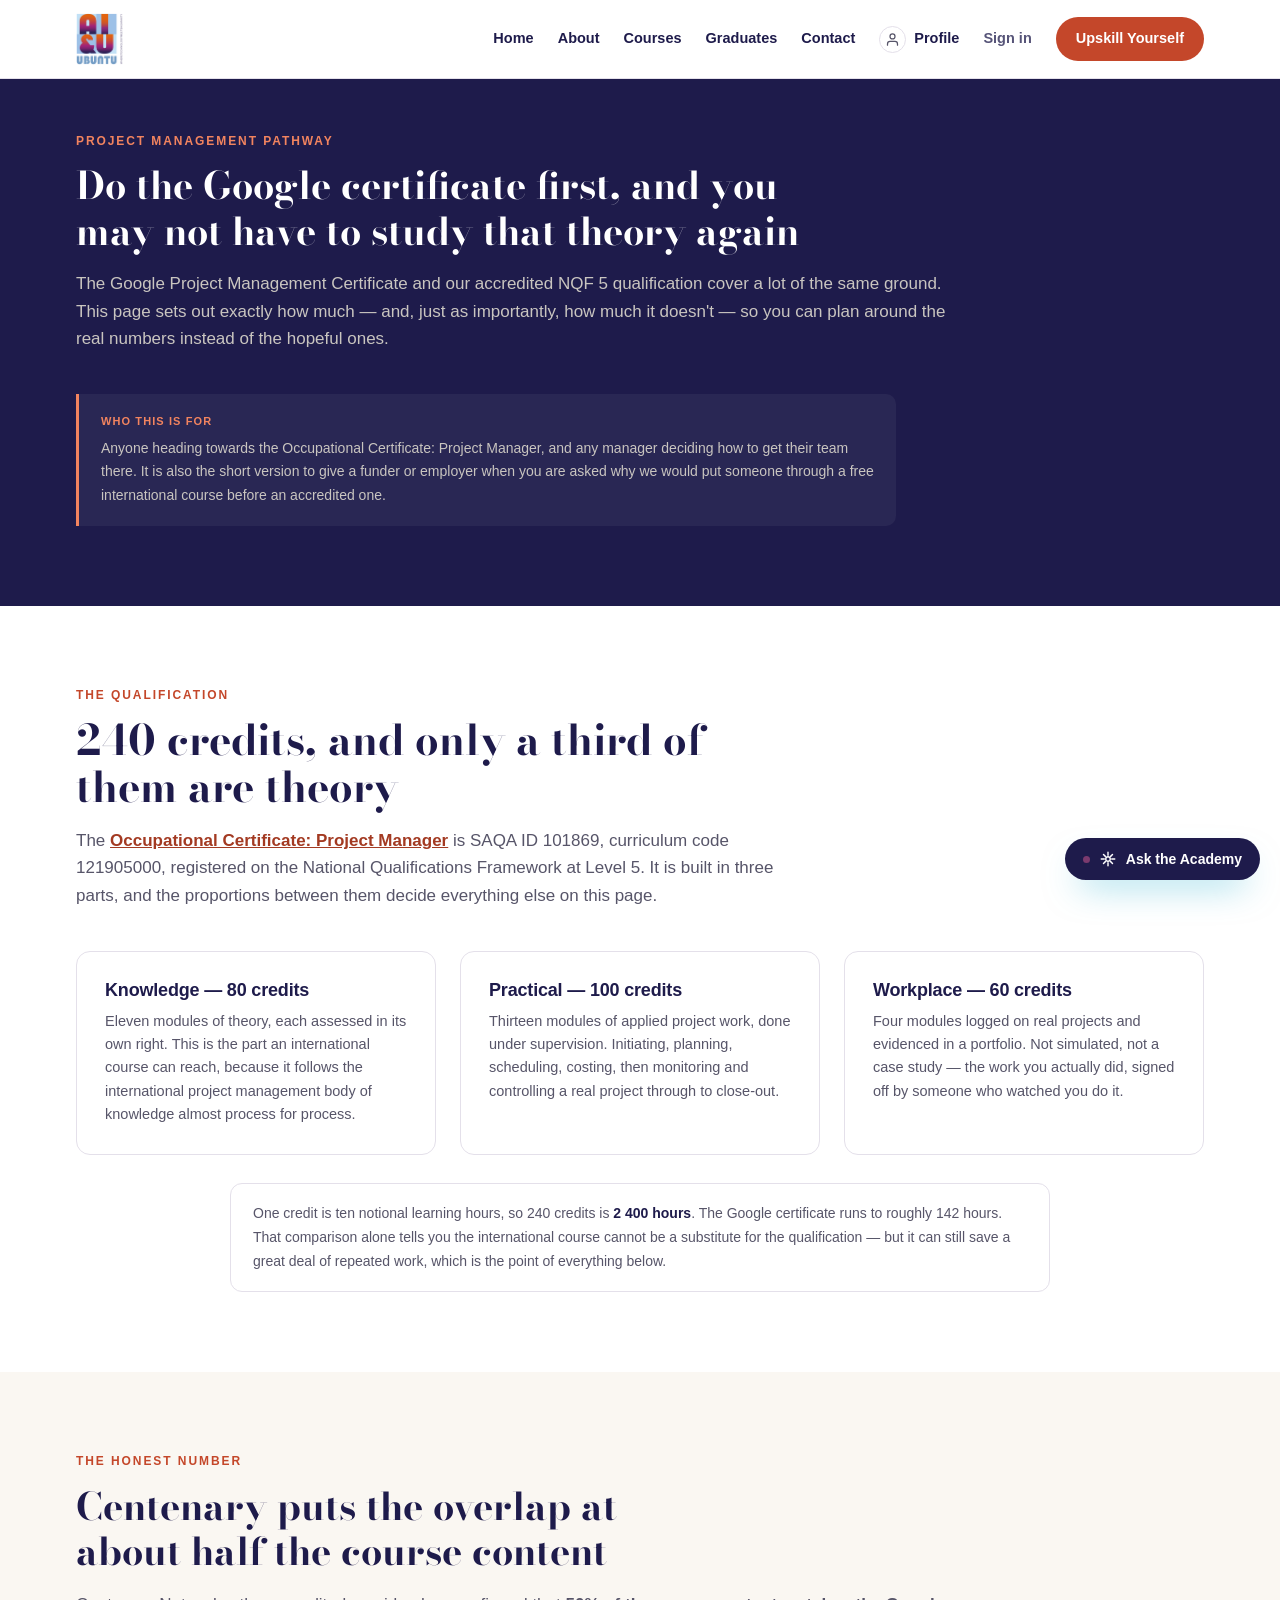
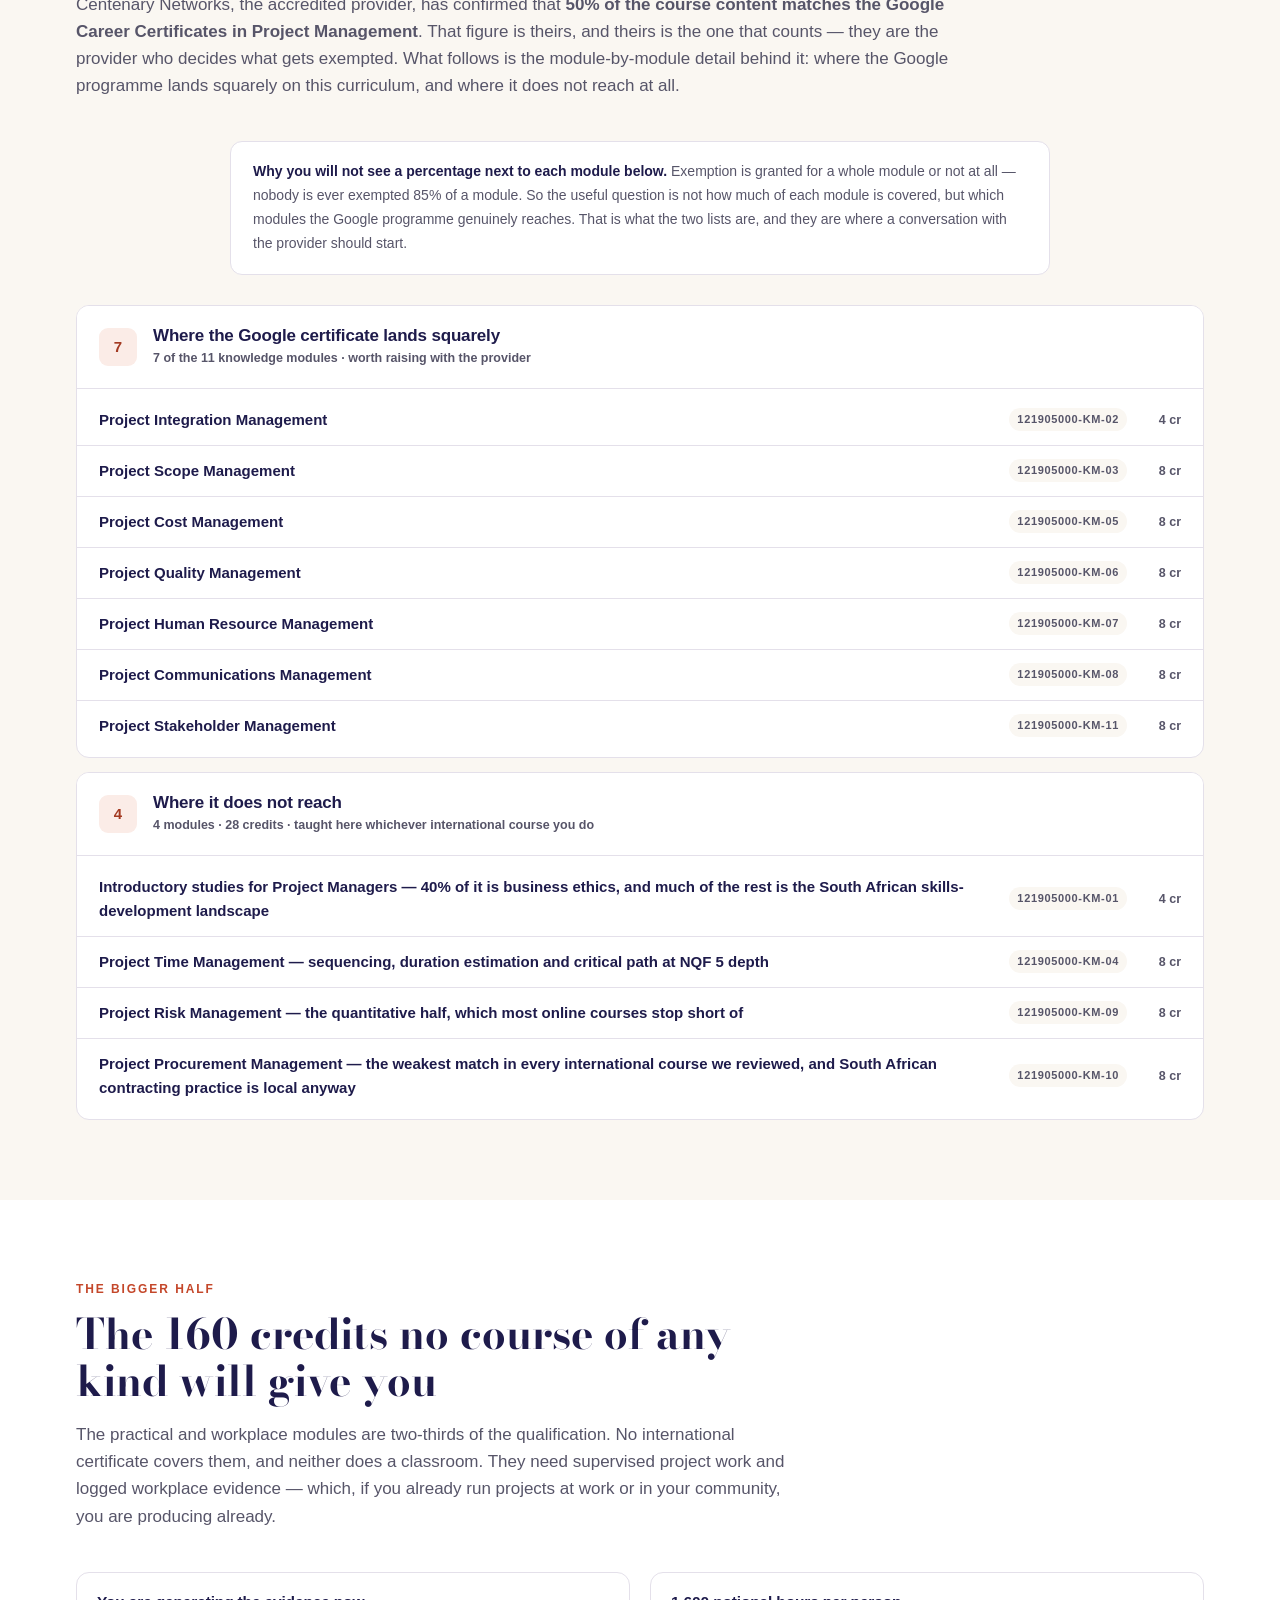
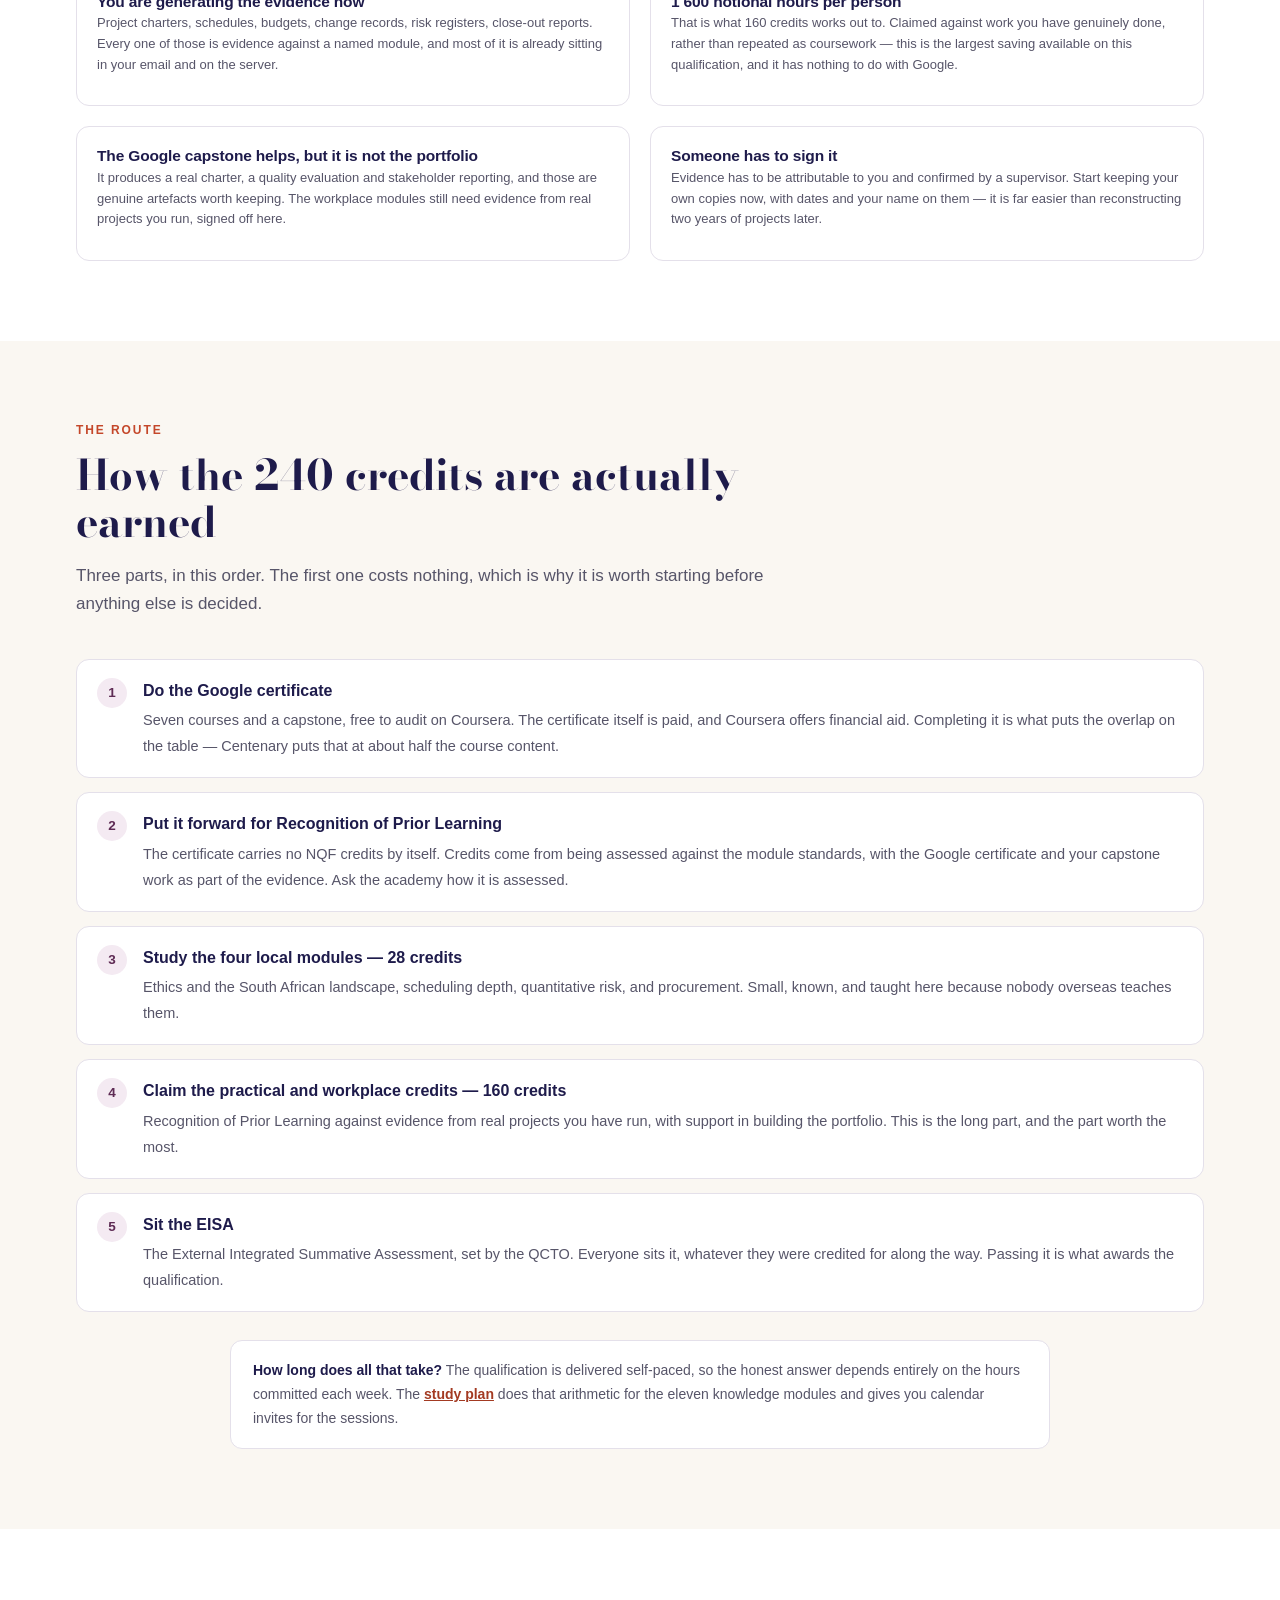
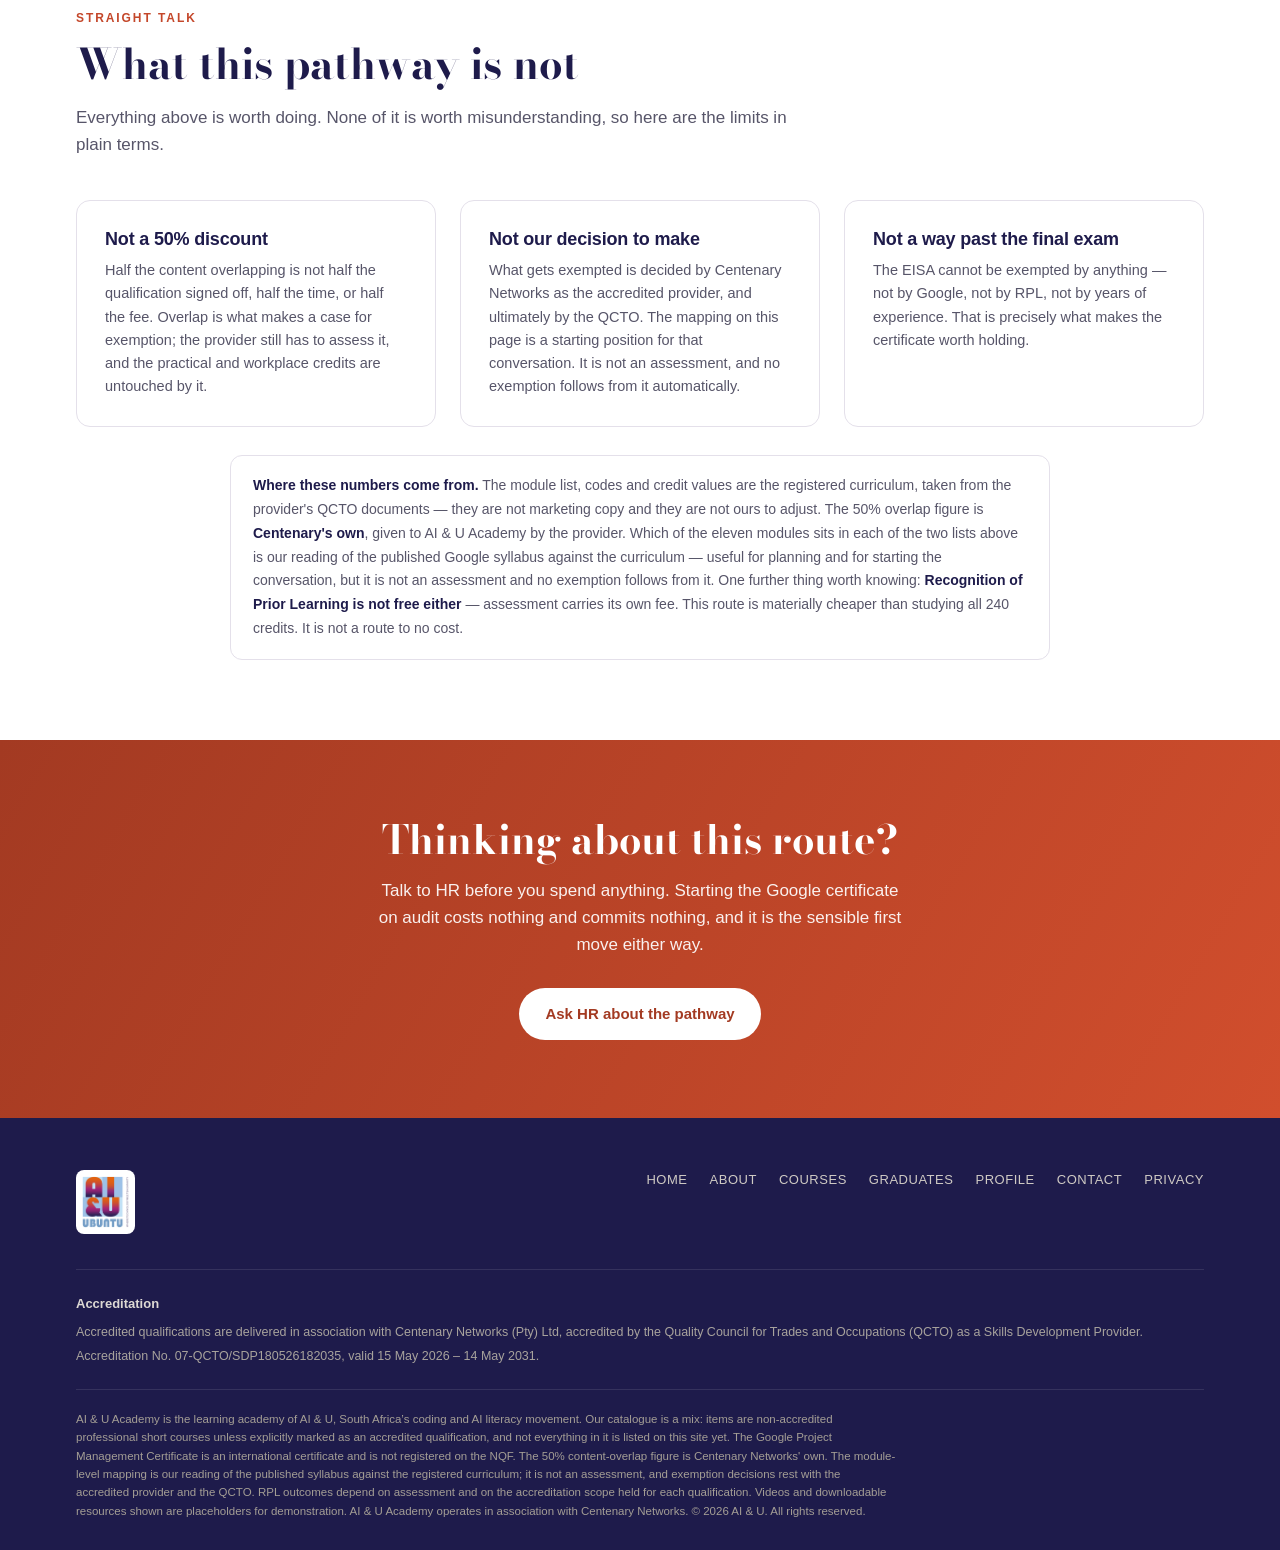
<file: pm-pathway.html>
<!DOCTYPE html>
<html lang="en">
<head>
<meta charset="UTF-8">
<meta name="viewport" content="width=device-width, initial-scale=1.0">
<title>Project Management pathway — AI &amp; U Academy</title>
<meta name="description" content="How the Google Project Management Certificate and the accredited NQF 5 Occupational Certificate: Project Manager fit together — what the international course covers, what it doesn't, and how the credits are actually earned.">
<link rel="stylesheet" href="styles.css?v=20260913c">
</head>
<body>
<nav id="nav">
  <div class="nav-inner">
    <a href="./" class="brand"><img src="images/aiandu-logo.png" alt="AI &amp; U"></a>
    <div class="nav-links" id="navLinks">
      <a href="./" data-nav="home">Home</a>
      <a href="about" data-nav="about">About</a>
      <a href="courses" data-nav="courses">Courses</a>
      <a href="graduates" data-nav="graduates">Graduates</a>
      <a href="contact" data-nav="contact">Contact</a>
      <a href="profile" data-nav="profile" class="nav-profile" title="Your profile"><span class="np-av" aria-hidden="true"><svg viewBox="0 0 24 24" fill="none" stroke="currentColor" stroke-width="2" stroke-linecap="round" stroke-linejoin="round"><path d="M20 21v-2a4 4 0 0 0-4-4H8a4 4 0 0 0-4 4v2"/><circle cx="12" cy="7" r="4"/></svg></span><span class="np-label">Profile</span></a>
      <a href="contact" class="nav-cta">Upskill Yourself</a>
    </div>
    <button class="nav-toggle" id="navToggle" aria-label="Menu"><svg viewBox="0 0 24 24" fill="none" stroke="currentColor" stroke-width="2" stroke-linecap="round" style="width:26px;height:26px;display:block"><path d="M3 6h18M3 12h18M3 18h18"/></svg></button>
  </div>
</nav>

<section class="section-dark page-top">
  <div class="wrap">
    <div class="sec-head sec-head-wide reveal">
      <span class="eyebrow">Project Management pathway</span>
      <h2 class="lede-h">Do the Google certificate first, and you may not have to study that theory again</h2>
      <p>The Google Project Management Certificate and our accredited NQF 5 qualification cover a lot of the same ground. This page sets out exactly how much — and, just as importantly, how much it doesn't — so you can plan around the real numbers instead of the hopeful ones.</p>
    </div>
    <div class="sg-assure reveal">
      <span class="lbl">Who this is for</span>
      Anyone heading towards the Occupational Certificate: Project Manager, and any manager deciding how to get their team there. It is also the short version to give a funder or employer when you are asked why we would put someone through a free international course before an accredited one.
    </div>
  </div>
</section>

<section>
  <div class="wrap">
    <div class="sec-head reveal">
      <span class="eyebrow">The qualification</span>
      <h2>240 credits, and only a third of them are theory</h2>
      <p>The <a href="course?c=project-management" style="color:var(--orange-deep);font-weight:700;text-decoration:underline">Occupational Certificate: Project Manager</a> is SAQA ID 101869, curriculum code 121905000, registered on the National Qualifications Framework at Level 5. It is built in three parts, and the proportions between them decide everything else on this page.</p>
    </div>
    <div class="features">
      <div class="feat reveal">
        <h3>Knowledge — 80 credits</h3>
        <p>Eleven modules of theory, each assessed in its own right. This is the part an international course can reach, because it follows the international project management body of knowledge almost process for process.</p>
      </div>
      <div class="feat reveal">
        <h3>Practical — 100 credits</h3>
        <p>Thirteen modules of applied project work, done under supervision. Initiating, planning, scheduling, costing, then monitoring and controlling a real project through to close-out.</p>
      </div>
      <div class="feat reveal">
        <h3>Workplace — 60 credits</h3>
        <p>Four modules logged on real projects and evidenced in a portfolio. Not simulated, not a case study — the work you actually did, signed off by someone who watched you do it.</p>
      </div>
    </div>
    <p class="sg-caveat reveal" style="max-width:820px;margin-top:28px">One credit is ten notional learning hours, so 240 credits is <strong>2 400 hours</strong>. The Google certificate runs to roughly 142 hours. That comparison alone tells you the international course cannot be a substitute for the qualification — but it can still save a great deal of repeated work, which is the point of everything below.</p>
  </div>
</section>

<section class="section-soft">
  <div class="wrap">
    <div class="sec-head sec-head-wide reveal">
      <span class="eyebrow">The honest number</span>
      <h2 class="lede-h">Centenary puts the overlap at about half the course content</h2>
      <p>Centenary Networks, the accredited provider, has confirmed that <strong>50% of the course content matches the Google Career Certificates in Project Management</strong>. That figure is theirs, and theirs is the one that counts — they are the provider who decides what gets exempted. What follows is the module-by-module detail behind it: where the Google programme lands squarely on this curriculum, and where it does not reach at all.</p>
    </div>
    <p class="sg-caveat reveal" style="max-width:820px;margin:0 auto 30px"><strong>Why you will not see a percentage next to each module below.</strong> Exemption is granted for a whole module or not at all — nobody is ever exempted 85% of a module. So the useful question is not how much of each module is covered, but which modules the Google programme genuinely reaches. That is what the two lists are, and they are where a conversation with the provider should start.</p>
    <div class="modules reveal">
      <div class="module open">
        <div class="module-head" style="cursor:default">
          <span class="module-num">7</span>
          <div class="mt">
            <h4>Where the Google certificate lands squarely</h4>
            <div class="meta">7 of the 11 knowledge modules · worth raising with the provider</div>
          </div>
        </div>
        <div class="module-body">
          <div class="lesson" style="cursor:default"><span class="lname">Project Integration Management</span><span class="lmeta"><span class="ltag">121905000-KM-02</span><span class="ldur">4 cr</span></span></div>
          <div class="lesson" style="cursor:default"><span class="lname">Project Scope Management</span><span class="lmeta"><span class="ltag">121905000-KM-03</span><span class="ldur">8 cr</span></span></div>
          <div class="lesson" style="cursor:default"><span class="lname">Project Cost Management</span><span class="lmeta"><span class="ltag">121905000-KM-05</span><span class="ldur">8 cr</span></span></div>
          <div class="lesson" style="cursor:default"><span class="lname">Project Quality Management</span><span class="lmeta"><span class="ltag">121905000-KM-06</span><span class="ldur">8 cr</span></span></div>
          <div class="lesson" style="cursor:default"><span class="lname">Project Human Resource Management</span><span class="lmeta"><span class="ltag">121905000-KM-07</span><span class="ldur">8 cr</span></span></div>
          <div class="lesson" style="cursor:default"><span class="lname">Project Communications Management</span><span class="lmeta"><span class="ltag">121905000-KM-08</span><span class="ldur">8 cr</span></span></div>
          <div class="lesson" style="cursor:default"><span class="lname">Project Stakeholder Management</span><span class="lmeta"><span class="ltag">121905000-KM-11</span><span class="ldur">8 cr</span></span></div>
        </div>
      </div>
      <div class="module open">
        <div class="module-head" style="cursor:default">
          <span class="module-num">4</span>
          <div class="mt">
            <h4>Where it does not reach</h4>
            <div class="meta">4 modules · 28 credits · taught here whichever international course you do</div>
          </div>
        </div>
        <div class="module-body">
          <div class="lesson" style="cursor:default"><span class="lname">Introductory studies for Project Managers — 40% of it is business ethics, and much of the rest is the South African skills-development landscape</span><span class="lmeta"><span class="ltag">121905000-KM-01</span><span class="ldur">4 cr</span></span></div>
          <div class="lesson" style="cursor:default"><span class="lname">Project Time Management — sequencing, duration estimation and critical path at NQF 5 depth</span><span class="lmeta"><span class="ltag">121905000-KM-04</span><span class="ldur">8 cr</span></span></div>
          <div class="lesson" style="cursor:default"><span class="lname">Project Risk Management — the quantitative half, which most online courses stop short of</span><span class="lmeta"><span class="ltag">121905000-KM-09</span><span class="ldur">8 cr</span></span></div>
          <div class="lesson" style="cursor:default"><span class="lname">Project Procurement Management — the weakest match in every international course we reviewed, and South African contracting practice is local anyway</span><span class="lmeta"><span class="ltag">121905000-KM-10</span><span class="ldur">8 cr</span></span></div>
        </div>
      </div>
    </div>
  </div>
</section>

<section>
  <div class="wrap">
    <div class="sec-head reveal">
      <span class="eyebrow">The bigger half</span>
      <h2>The 160 credits no course of any kind will give you</h2>
      <p>The practical and workplace modules are two-thirds of the qualification. No international certificate covers them, and neither does a classroom. They need supervised project work and logged workplace evidence — which, if you already run projects at work or in your community, you are producing already.</p>
    </div>
    <div class="dgrid two-up reveal">
      <div class="dcard"><div class="dmeta"><h4>You are generating the evidence now</h4><p>Project charters, schedules, budgets, change records, risk registers, close-out reports. Every one of those is evidence against a named module, and most of it is already sitting in your email and on the server.</p></div></div>
      <div class="dcard"><div class="dmeta"><h4>1 600 notional hours per person</h4><p>That is what 160 credits works out to. Claimed against work you have genuinely done, rather than repeated as coursework — this is the largest saving available on this qualification, and it has nothing to do with Google.</p></div></div>
      <div class="dcard"><div class="dmeta"><h4>The Google capstone helps, but it is not the portfolio</h4><p>It produces a real charter, a quality evaluation and stakeholder reporting, and those are genuine artefacts worth keeping. The workplace modules still need evidence from real projects you run, signed off here.</p></div></div>
      <div class="dcard"><div class="dmeta"><h4>Someone has to sign it</h4><p>Evidence has to be attributable to you and confirmed by a supervisor. Start keeping your own copies now, with dates and your name on them — it is far easier than reconstructing two years of projects later.</p></div></div>
    </div>
  </div>
</section>

<section class="section-soft">
  <div class="wrap">
    <div class="sec-head reveal">
      <span class="eyebrow">The route</span>
      <h2>How the 240 credits are actually earned</h2>
      <p>Three parts, in this order. The first one costs nothing, which is why it is worth starting before anything else is decided.</p>
    </div>
    <ol class="rpl-steps reveal">
      <li><b>Do the Google certificate</b><span>Seven courses and a capstone, free to audit on Coursera. The certificate itself is paid, and Coursera offers financial aid. Completing it is what puts the overlap on the table — Centenary puts that at about half the course content.</span></li>
      <li><b>Put it forward for Recognition of Prior Learning</b><span>The certificate carries no NQF credits by itself. Credits come from being assessed against the module standards, with the Google certificate and your capstone work as part of the evidence. Ask the academy how it is assessed.</span></li>
      <li><b>Study the four local modules — 28 credits</b><span>Ethics and the South African landscape, scheduling depth, quantitative risk, and procurement. Small, known, and taught here because nobody overseas teaches them.</span></li>
      <li><b>Claim the practical and workplace credits — 160 credits</b><span>Recognition of Prior Learning against evidence from real projects you have run, with support in building the portfolio. This is the long part, and the part worth the most.</span></li>
      <li><b>Sit the EISA</b><span>The External Integrated Summative Assessment, set by the QCTO. Everyone sits it, whatever they were credited for along the way. Passing it is what awards the qualification.</span></li>
    </ol>
    <p class="sg-caveat reveal" style="max-width:820px;margin-top:28px"><strong>How long does all that take?</strong> The qualification is delivered self-paced, so the honest answer depends entirely on the hours committed each week. The <a href="pm-schedule" style="color:var(--orange-deep);font-weight:700;text-decoration:underline">study plan</a> does that arithmetic for the eleven knowledge modules and gives you calendar invites for the sessions.</p>
  </div>
</section>

<section>
  <div class="wrap">
    <div class="sec-head reveal">
      <span class="eyebrow">Straight talk</span>
      <h2>What this pathway is not</h2>
      <p>Everything above is worth doing. None of it is worth misunderstanding, so here are the limits in plain terms.</p>
    </div>
    <div class="features">
      <div class="feat reveal">
        <h3>Not a 50% discount</h3>
        <p>Half the content overlapping is not half the qualification signed off, half the time, or half the fee. Overlap is what makes a case for exemption; the provider still has to assess it, and the practical and workplace credits are untouched by it.</p>
      </div>
      <div class="feat reveal">
        <h3>Not our decision to make</h3>
        <p>What gets exempted is decided by Centenary Networks as the accredited provider, and ultimately by the QCTO. The mapping on this page is a starting position for that conversation. It is not an assessment, and no exemption follows from it automatically.</p>
      </div>
      <div class="feat reveal">
        <h3>Not a way past the final exam</h3>
        <p>The EISA cannot be exempted by anything — not by Google, not by RPL, not by years of experience. That is precisely what makes the certificate worth holding.</p>
      </div>
    </div>
    <p class="sg-caveat reveal" style="max-width:820px;margin-top:28px"><strong>Where these numbers come from.</strong> The module list, codes and credit values are the registered curriculum, taken from the provider's QCTO documents — they are not marketing copy and they are not ours to adjust. The 50% overlap figure is <strong>Centenary's own</strong>, given to AI &amp; U Academy by the provider. Which of the eleven modules sits in each of the two lists above is our reading of the published Google syllabus against the curriculum — useful for planning and for starting the conversation, but it is not an assessment and no exemption follows from it. One further thing worth knowing: <strong>Recognition of Prior Learning is not free either</strong> — assessment carries its own fee. This route is materially cheaper than studying all 240 credits. It is not a route to no cost.</p>
  </div>
</section>

<section class="cta-band">
  <div class="wrap">
    <h2>Thinking about this route?</h2>
    <p>Talk to HR before you spend anything. Starting the Google certificate on audit costs nothing and commits nothing, and it is the sensible first move either way.</p>
    <a href="contact?course=Project%20Management%20pathway%20%E2%80%94%20enquiry" class="btn btn-primary">Ask HR about the pathway</a>
  </div>
</section>

<footer>
  <div class="wrap">
    <div class="foot-top">
      <div class="foot-brand"><img src="images/aiandu-logo.png" alt="AI &amp; U"></div>
      <div class="foot-nav">
        <a href="./">Home</a>
        <a href="about">About</a>
        <a href="courses">Courses</a>
        <a href="graduates">Graduates</a>
        <a href="profile">Profile</a>
        <a href="contact">Contact</a>
        <a href="privacy">Privacy</a>
      </div>
    </div>
    <div class="foot-accred" style="max-width:none;border-bottom:1px solid rgba(255,255,255,.1);padding-bottom:22px;margin-bottom:20px">
      <strong>Accreditation</strong>
      <span>Accredited qualifications are delivered in association with Centenary Networks (Pty) Ltd, accredited by the Quality Council for Trades and Occupations (QCTO) as a Skills Development Provider. Accreditation No. 07-QCTO/SDP180526182035, valid 15 May 2026 – 14 May 2031.</span>
    </div>
    <p class="disclaimer">AI &amp; U Academy is the learning academy of AI &amp; U, South Africa’s coding and AI literacy movement. Our catalogue is a mix: items are non-accredited professional short courses unless explicitly marked as an accredited qualification, and not everything in it is listed on this site yet. The Google Project Management Certificate is an international certificate and is not registered on the NQF. The 50% content-overlap figure is Centenary Networks' own. The module-level mapping is our reading of the published syllabus against the registered curriculum; it is not an assessment, and exemption decisions rest with the accredited provider and the QCTO. RPL outcomes depend on assessment and on the accreditation scope held for each qualification. Videos and downloadable resources shown are placeholders for demonstration. AI &amp; U Academy operates in association with Centenary Networks. © 2026 AI &amp; U. All rights reserved.</p>
  </div>
</footer>
<script src="site.js?v=20260820"></script>
<script src="profile.js?v=20260820"></script>
<script src="assistant.js?v=20260820"></script>
</body>
</html>
</file>
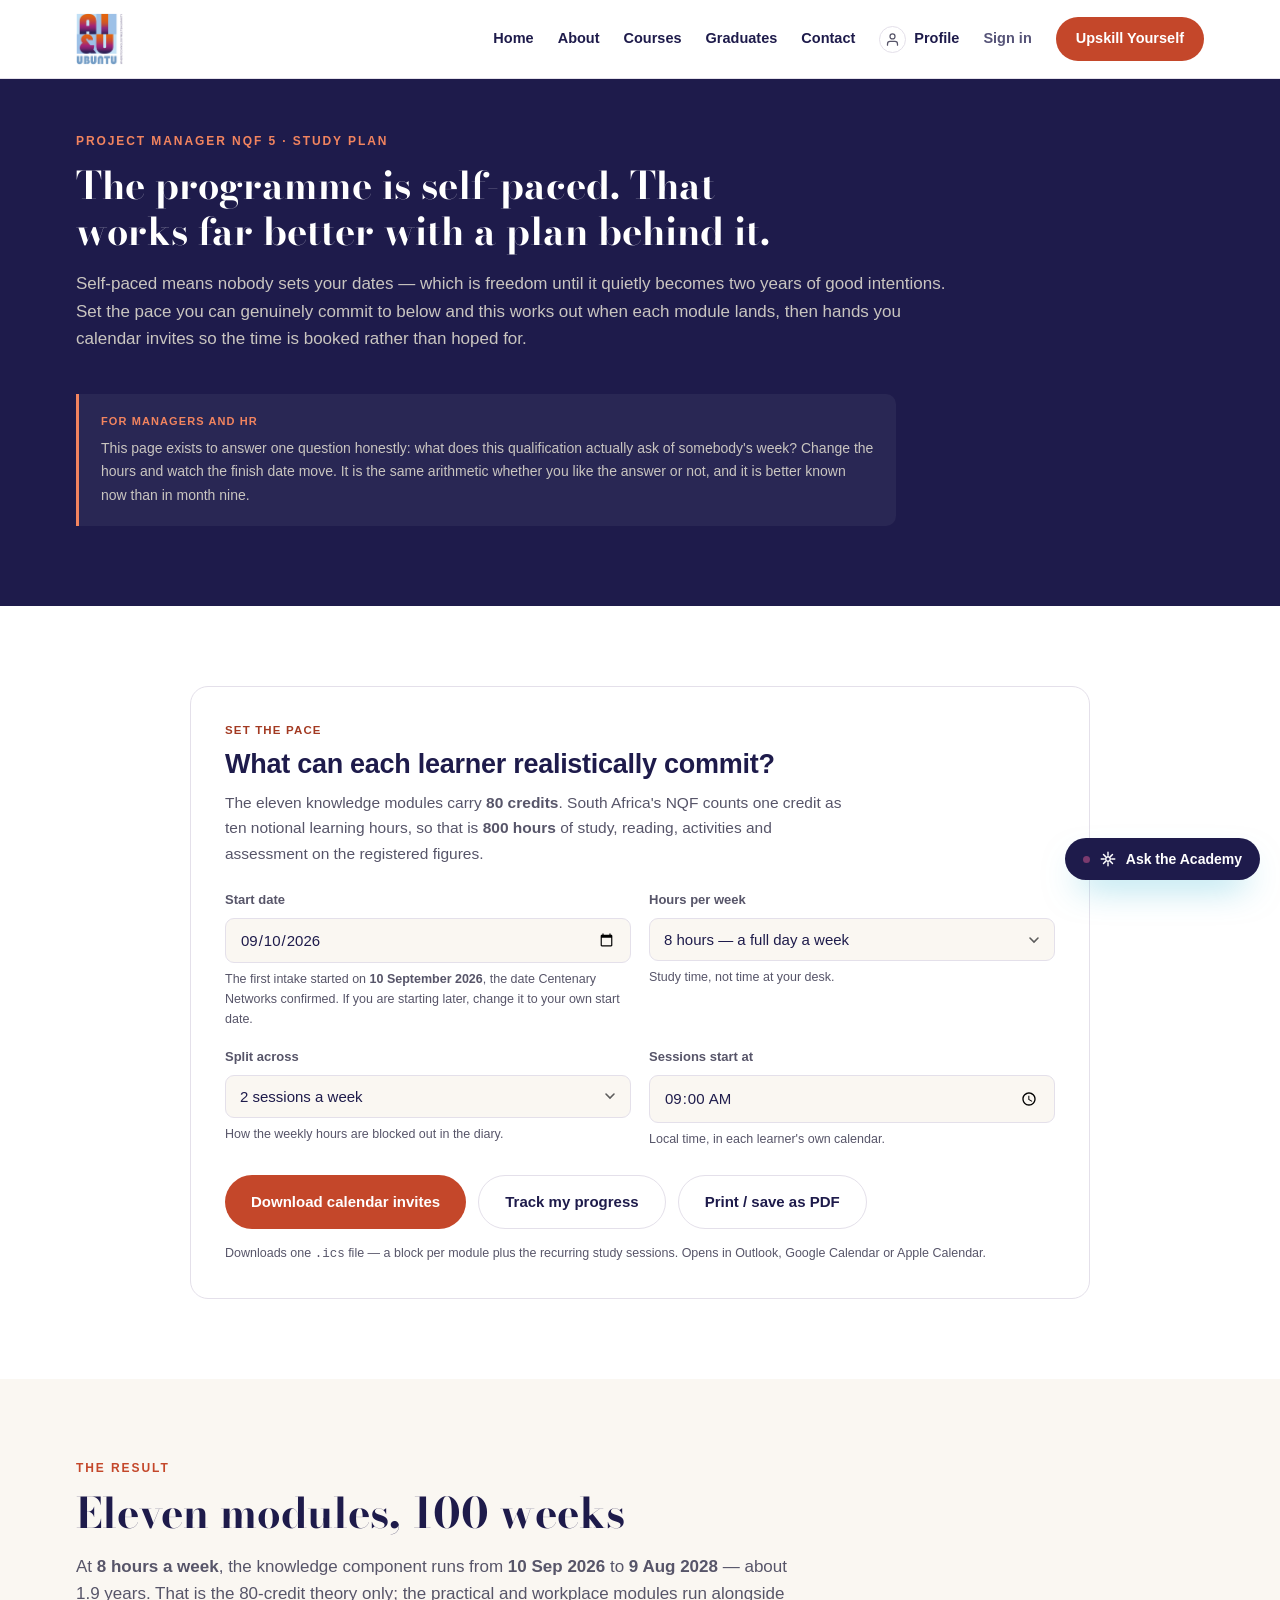
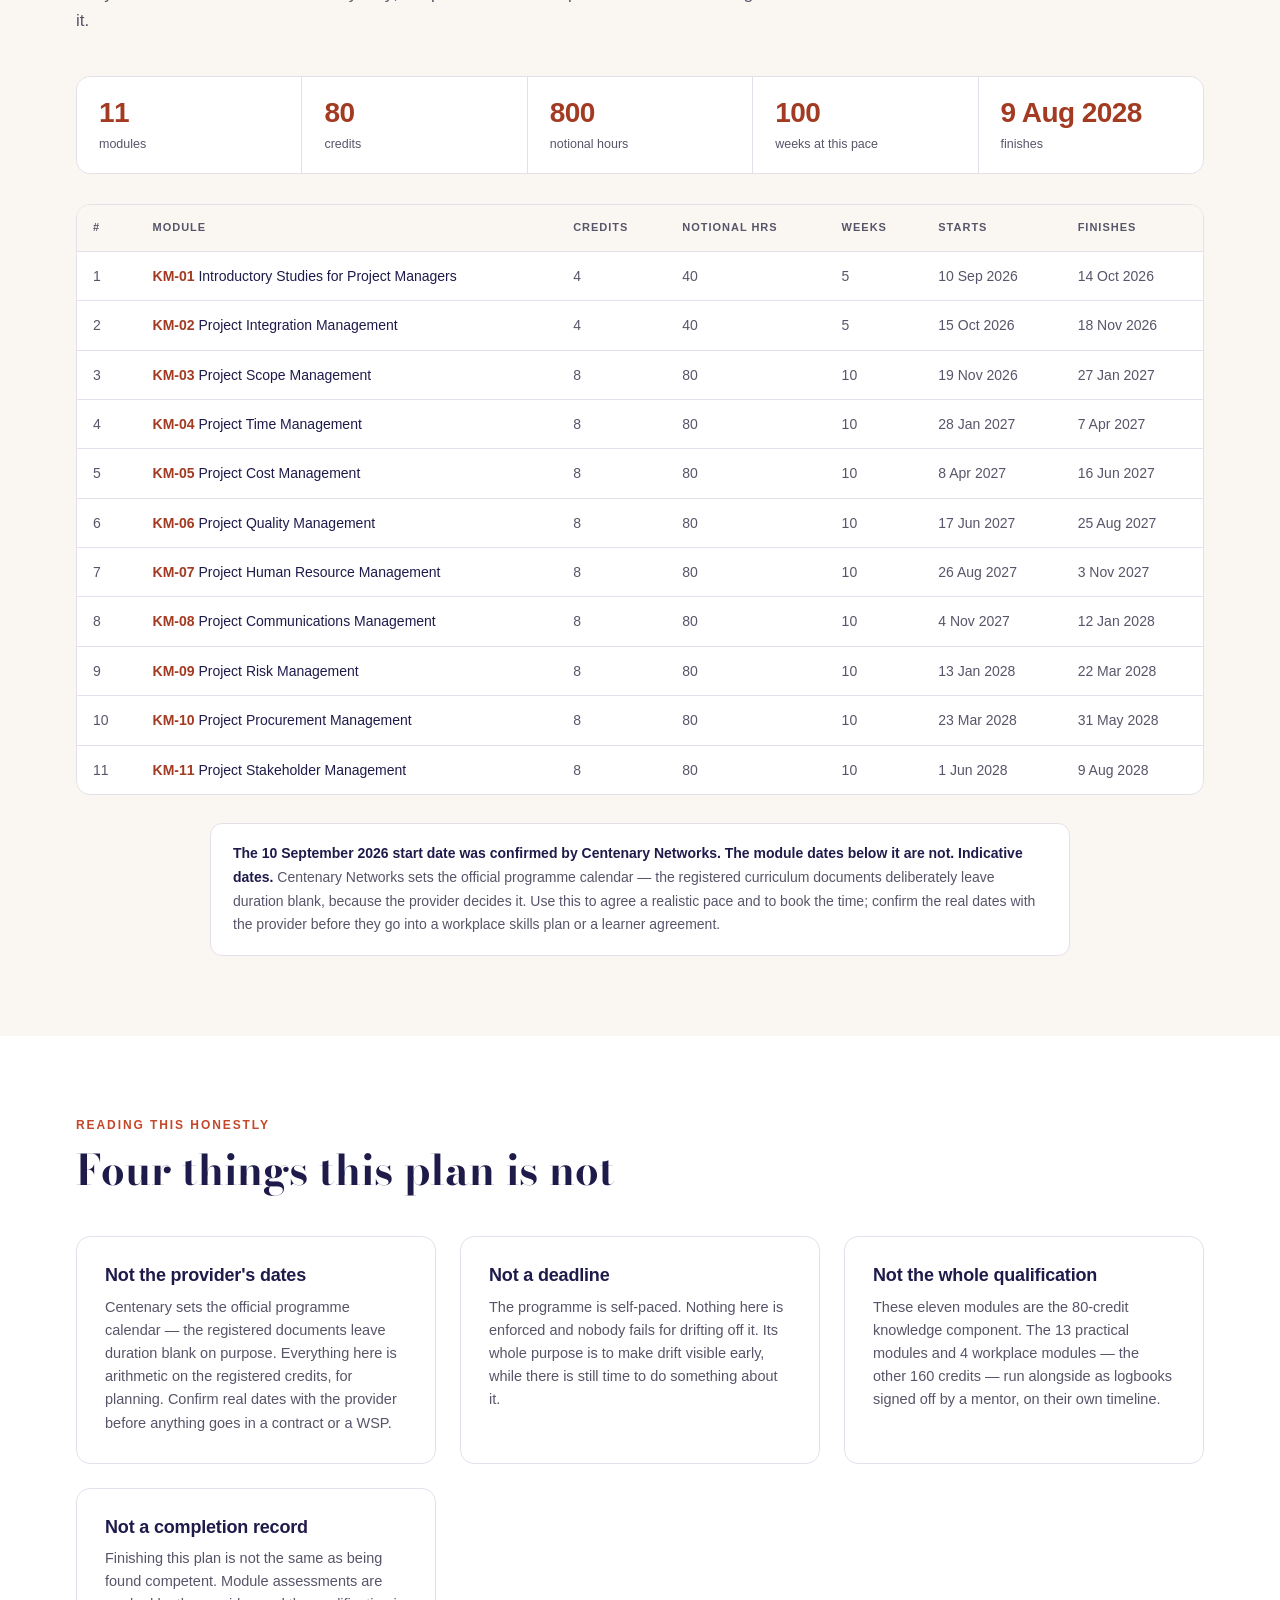
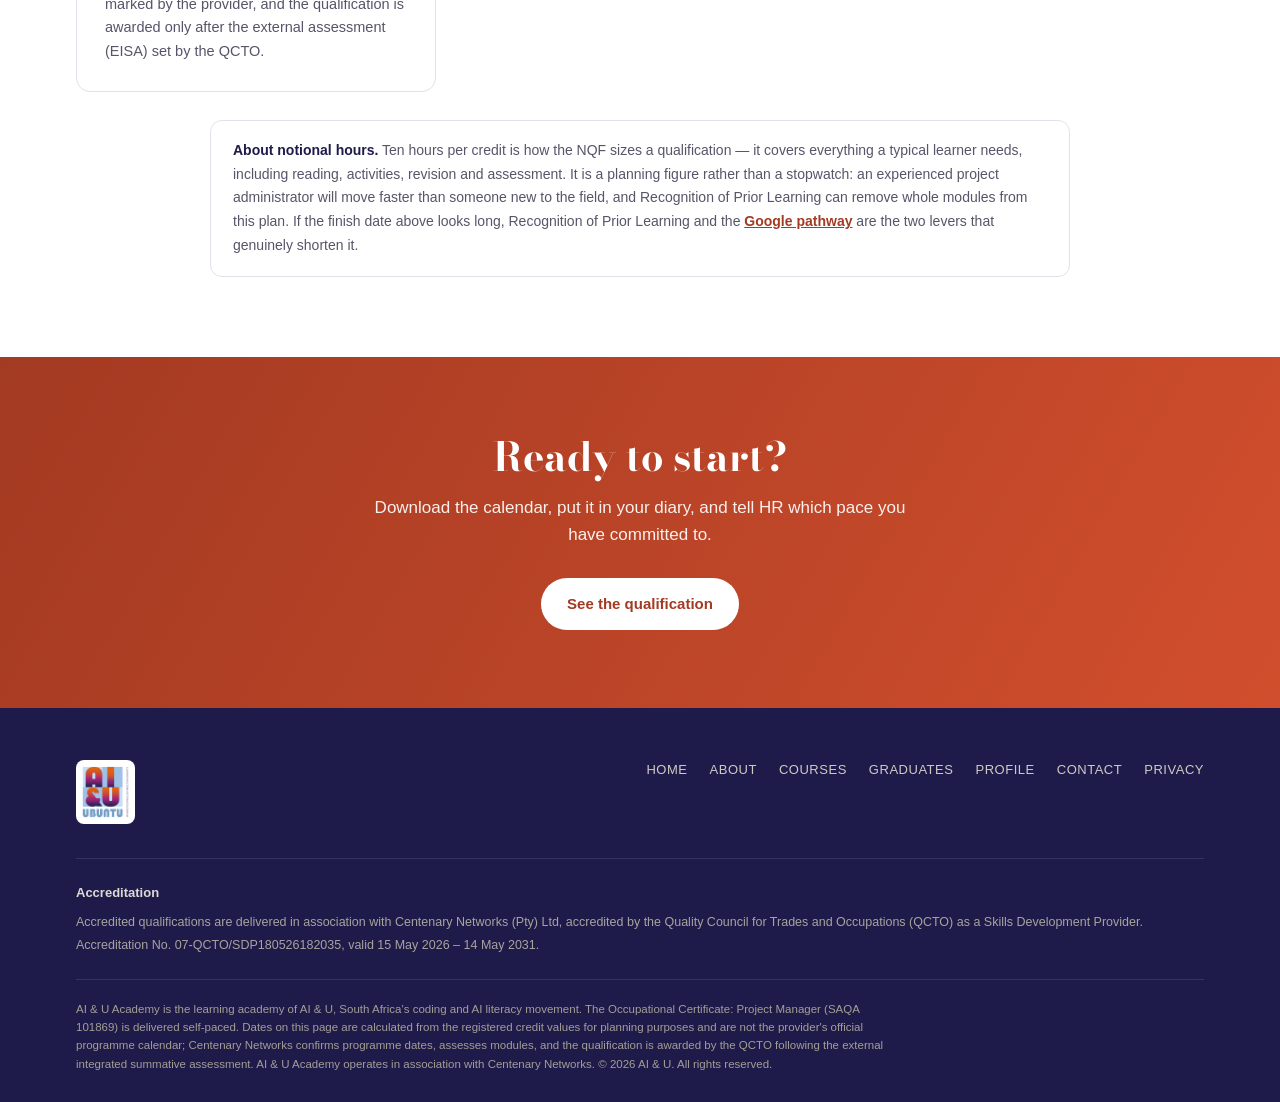
<file: pm-schedule.html>
<!DOCTYPE html>
<html lang="en">
<head>
<meta charset="UTF-8">
<meta name="viewport" content="width=device-width, initial-scale=1.0">
<title>Project Manager study plan — AI &amp; U Academy</title>
<meta name="description" content="The Occupational Certificate: Project Manager is self-paced. This planner turns a weekly time commitment into module dates and calendar invites, so the time is booked rather than intended.">
<link rel="stylesheet" href="styles.css?v=20260913c">
</head>
<body>
<nav id="nav">
  <div class="nav-inner">
    <a href="./" class="brand"><img src="images/aiandu-logo.png" alt="AI &amp; U"></a>
    <div class="nav-links" id="navLinks">
      <a href="./" data-nav="home">Home</a>
      <a href="about" data-nav="about">About</a>
      <a href="courses" data-nav="courses">Courses</a>
      <a href="graduates" data-nav="graduates">Graduates</a>
      <a href="contact" data-nav="contact">Contact</a>
      <a href="profile" data-nav="profile" class="nav-profile" title="Your profile"><span class="np-av" aria-hidden="true"><svg viewBox="0 0 24 24" fill="none" stroke="currentColor" stroke-width="2" stroke-linecap="round" stroke-linejoin="round"><path d="M20 21v-2a4 4 0 0 0-4-4H8a4 4 0 0 0-4 4v2"/><circle cx="12" cy="7" r="4"/></svg></span><span class="np-label">Profile</span></a>
      <a href="contact" class="nav-cta">Upskill Yourself</a>
    </div>
    <button class="nav-toggle" id="navToggle" aria-label="Menu"><svg viewBox="0 0 24 24" fill="none" stroke="currentColor" stroke-width="2" stroke-linecap="round" style="width:26px;height:26px;display:block"><path d="M3 6h18M3 12h18M3 18h18"/></svg></button>
  </div>
</nav>

<section class="section-dark page-top">
  <div class="wrap">
    <div class="sec-head sec-head-wide reveal">
      <span class="eyebrow">Project Manager NQF 5 · study plan</span>
      <h2 class="lede-h">The programme is self-paced. That works far better with a plan behind it.</h2>
      <p>Self-paced means nobody sets your dates — which is freedom until it quietly becomes two years of good intentions. Set the pace you can genuinely commit to below and this works out when each module lands, then hands you calendar invites so the time is booked rather than hoped for.</p>
    </div>
    <div class="sg-assure reveal">
      <span class="lbl">For managers and HR</span>
      This page exists to answer one question honestly: what does this qualification actually ask of somebody's week? Change the hours and watch the finish date move. It is the same arithmetic whether you like the answer or not, and it is better known now than in month nine.
    </div>
  </div>
</section>

<section>
  <div class="wrap">
    <div class="sg-card reveal" style="max-width:900px;margin:0 auto">
      <div class="sg-stepnum">Set the pace</div>
      <h3>What can each learner realistically commit?</h3>
      <p class="sg-intro">The eleven knowledge modules carry <strong>80 credits</strong>. South Africa's NQF counts one credit as ten notional learning hours, so that is <strong>800 hours</strong> of study, reading, activities and assessment on the registered figures.</p>
      <div class="two">
        <div class="field">
          <label for="pStart">Start date</label>
          <input type="date" id="pStart" value="2026-09-10">
          <span class="sg-hint">The first intake started on <strong>10 September 2026</strong>, the date Centenary Networks confirmed. If you are starting later, change it to your own start date.</span>
        </div>
        <div class="field">
          <label for="pHours">Hours per week</label>
          <select id="pHours">
            <option value="4">4 hours — half a day</option>
            <option value="6">6 hours</option>
            <option value="8" selected>8 hours — a full day a week</option>
            <option value="10">10 hours</option>
            <option value="12">12 hours</option>
            <option value="15">15 hours — two days a week</option>
            <option value="20">20 hours — half time</option>
          </select>
          <span class="sg-hint">Study time, not time at your desk.</span>
        </div>
      </div>
      <div class="two">
        <div class="field">
          <label for="pSessions">Split across</label>
          <select id="pSessions">
            <option value="1">1 session a week</option>
            <option value="2" selected>2 sessions a week</option>
            <option value="3">3 sessions a week</option>
          </select>
          <span class="sg-hint">How the weekly hours are blocked out in the diary.</span>
        </div>
        <div class="field">
          <label for="pTime">Sessions start at</label>
          <input type="time" id="pTime" value="09:00">
          <span class="sg-hint">Local time, in each learner's own calendar.</span>
        </div>
      </div>
      <div class="sg-actions" style="margin-top:8px">
        <button class="btn btn-primary" id="pIcs">Download calendar invites</button>
        <a class="btn btn-ghost-dark" href="pm-progress">Track my progress</a>
        <button class="btn btn-ghost-dark" id="pPrint">Print / save as PDF</button>
      </div>
      <p class="sg-hint" id="pIcsNote" style="margin-top:14px">Downloads one <code>.ics</code> file — a block per module plus the recurring study sessions. Opens in Outlook, Google Calendar or Apple Calendar.</p>
    </div>
  </div>
</section>

<section class="section-soft">
  <div class="wrap">
    <div class="sec-head reveal">
      <span class="eyebrow">The result</span>
      <h2 id="pHead">Your plan</h2>
      <p id="pSummary"></p>
    </div>
    <div class="stats-row reveal" id="pStats"></div>
    <div class="scrollx reveal" style="margin-top:30px">
      <table class="ptable" id="pTable"></table>
    </div>
    <p class="sg-caveat reveal" style="max-width:860px;margin-top:28px" id="pCaveat"></p>
  </div>
</section>

<section>
  <div class="wrap">
    <div class="sec-head reveal">
      <span class="eyebrow">Reading this honestly</span>
      <h2>Four things this plan is not</h2>
    </div>
    <div class="features">
      <div class="feat reveal">
        <h3>Not the provider's dates</h3>
        <p>Centenary sets the official programme calendar — the registered documents leave duration blank on purpose. Everything here is arithmetic on the registered credits, for planning. Confirm real dates with the provider before anything goes in a contract or a WSP.</p>
      </div>
      <div class="feat reveal">
        <h3>Not a deadline</h3>
        <p>The programme is self-paced. Nothing here is enforced and nobody fails for drifting off it. Its whole purpose is to make drift visible early, while there is still time to do something about it.</p>
      </div>
      <div class="feat reveal">
        <h3>Not the whole qualification</h3>
        <p>These eleven modules are the 80-credit knowledge component. The 13 practical modules and 4 workplace modules — the other 160 credits — run alongside as logbooks signed off by a mentor, on their own timeline.</p>
      </div>
      <div class="feat reveal">
        <h3>Not a completion record</h3>
        <p>Finishing this plan is not the same as being found competent. Module assessments are marked by the provider, and the qualification is awarded only after the external assessment (EISA) set by the QCTO.</p>
      </div>
    </div>
    <p class="sg-caveat reveal" style="max-width:860px;margin-top:28px"><strong>About notional hours.</strong> Ten hours per credit is how the NQF sizes a qualification — it covers everything a typical learner needs, including reading, activities, revision and assessment. It is a planning figure rather than a stopwatch: an experienced project administrator will move faster than someone new to the field, and Recognition of Prior Learning can remove whole modules from this plan. If the finish date above looks long, Recognition of Prior Learning and the <a href="pm-pathway" style="color:var(--orange-deep);font-weight:700;text-decoration:underline">Google pathway</a> are the two levers that genuinely shorten it.</p>
  </div>
</section>

<section class="cta-band">
  <div class="wrap">
    <h2>Ready to start?</h2>
    <p>Download the calendar, put it in your diary, and tell HR which pace you have committed to.</p>
    <a href="course?c=project-management" class="btn btn-primary">See the qualification</a>
  </div>
</section>

<footer>
  <div class="wrap">
    <div class="foot-top">
      <div class="foot-brand"><img src="images/aiandu-logo.png" alt="AI &amp; U"></div>
      <div class="foot-nav">
        <a href="./">Home</a>
        <a href="about">About</a>
        <a href="courses">Courses</a>
        <a href="graduates">Graduates</a>
        <a href="profile">Profile</a>
        <a href="contact">Contact</a>
        <a href="privacy">Privacy</a>
      </div>
    </div>
    <div class="foot-accred" style="max-width:none;border-bottom:1px solid rgba(255,255,255,.1);padding-bottom:22px;margin-bottom:20px">
      <strong>Accreditation</strong>
      <span>Accredited qualifications are delivered in association with Centenary Networks (Pty) Ltd, accredited by the Quality Council for Trades and Occupations (QCTO) as a Skills Development Provider. Accreditation No. 07-QCTO/SDP180526182035, valid 15 May 2026 – 14 May 2031.</span>
    </div>
    <p class="disclaimer">AI &amp; U Academy is the learning academy of AI &amp; U, South Africa’s coding and AI literacy movement. The Occupational Certificate: Project Manager (SAQA 101869) is delivered self-paced. Dates on this page are calculated from the registered credit values for planning purposes and are not the provider's official programme calendar; Centenary Networks confirms programme dates, assesses modules, and the qualification is awarded by the QCTO following the external integrated summative assessment. AI &amp; U Academy operates in association with Centenary Networks. © 2026 AI &amp; U. All rights reserved.</p>
  </div>
</footer>

<script src="pm-modules.js?v=20260820"></script>
<script src="pm-schedule.js?v=20260820"></script>
<script>
(function(){
  const S=window.PM_SCHEDULE, MODS=window.PM_MODULES;
  if(!S||!MODS) return;
  const ESC=s=>String(s).replace(/&/g,'&amp;').replace(/</g,'&lt;').replace(/>/g,'&gt;');
  const $=id=>document.getElementById(id);
  const els=['pStart','pHours','pSessions','pTime'].map($);

  function plural(n,w){ return n+' '+w+(n===1?'':'s'); }

  function render(){
    const plan=S.planModules(MODS,$('pStart').value,+$('pHours').value);
    if(!plan){ $('pSummary').textContent='Choose a start date to see the plan.'; return; }

    const years=plan.totalWeeks/52;
    const dur = years>=1 ? years.toFixed(1)+' years' : Math.round(plan.totalWeeks/4.35)+' months';

    $('pHead').textContent='Eleven modules, '+plural(plan.totalWeeks,'week');
    $('pSummary').innerHTML=
      'At <strong>'+plan.hoursPerWeek+' hours a week</strong>, the knowledge component runs from '+
      '<strong>'+S.human(plan.start)+'</strong> to <strong>'+S.human(plan.end)+'</strong> — about '+
      dur+'. That is the 80-credit theory only; the practical and workplace modules run alongside it.';

    $('pStats').innerHTML=[
      [plan.rows.length,'modules'],
      [plan.totalCredits,'credits'],
      [plan.totalHours.toLocaleString('en-ZA'),'notional hours'],
      [plan.totalWeeks,'weeks at this pace'],
      [S.human(plan.end),'finishes']
    ].map(s=>'<div class="stat"><div class="n">'+ESC(String(s[0]))+'</div><div class="l">'+s[1]+'</div></div>').join('');

    $('pTable').innerHTML=
      '<thead><tr><th>#</th><th>Module</th><th class="num">Credits</th><th class="num">Notional hrs</th>'+
      '<th class="num">Weeks</th><th>Starts</th><th>Finishes</th></tr></thead><tbody>'+
      plan.rows.map((r,i)=>
        '<tr><td class="num">'+(i+1)+'</td>'+
        '<td><a href="module?m='+r.id+'"><strong>'+ESC(r.id)+'</strong> '+ESC(r.title)+'</a></td>'+
        '<td class="num">'+r.credits+'</td>'+
        '<td class="num">'+r.hours+'</td>'+
        '<td class="num">'+r.weeks+'</td>'+
        '<td class="num">'+S.human(r.from)+'</td>'+
        '<td class="num">'+S.human(r.to)+'</td></tr>').join('')+
      '</tbody>';

    /* The provider has confirmed the START date but not a module-by-module
       calendar, and those are two different claims. Saying so on every render is
       the difference between a planning aid and an implied commitment — so the
       confirmed part is named as theirs and the rest stays marked as ours. */
    const onStart = S.OFFICIAL_START && $('pStart').value === S.OFFICIAL_START;
    $('pCaveat').innerHTML = plan.official
      ? '<strong>These are Centenary\'s confirmed programme dates.</strong>'
      : (onStart
          ? '<strong>The 10 September 2026 start date was confirmed by Centenary Networks. The module dates below it are not.</strong> '
          : '')+
        '<strong>Indicative dates.</strong> Centenary Networks sets the official programme calendar — '+
        'the registered curriculum documents deliberately leave duration blank, because the provider '+
        'decides it. Use this to agree a realistic pace and to book the time; confirm the real dates '+
        'with the provider before they go into a workplace skills plan or a learner agreement.';

    return plan;
  }

  function download(){
    const plan=S.planModules(MODS,$('pStart').value,+$('pHours').value);
    if(!plan) return;
    const ics=S.buildICS(plan,{
      sessionsPerWeek:+$('pSessions').value,
      sessionTime:$('pTime').value||'09:00',
      baseUrl:location.href.replace(/[^/]*$/,'')
    });
    const blob=new Blob([ics],{type:'text/calendar;charset=utf-8'});
    const url=URL.createObjectURL(blob);
    const a=document.createElement('a');
    a.href=url; a.download='project-manager-nqf5-study-plan.ics';
    document.body.appendChild(a); a.click(); a.remove();
    setTimeout(()=>URL.revokeObjectURL(url),1000);
    const n=$('pIcsNote');
    n.innerHTML='<strong style="color:var(--green-deep)">Downloaded.</strong> Open '+
      '<code>project-manager-nqf5-study-plan.ics</code> to add '+plan.rows.length+
      ' module blocks and the recurring study sessions to your calendar.';
  }

  els.forEach(el=>el&&el.addEventListener('change',render));
  $('pIcs').addEventListener('click',download);
  $('pPrint').addEventListener('click',()=>window.print());
  render();
})();
</script>
<script src="site.js?v=20260820"></script>
<script src="profile.js?v=20260820"></script>
<script src="assistant.js?v=20260820"></script>
</body>
</html>
</file>
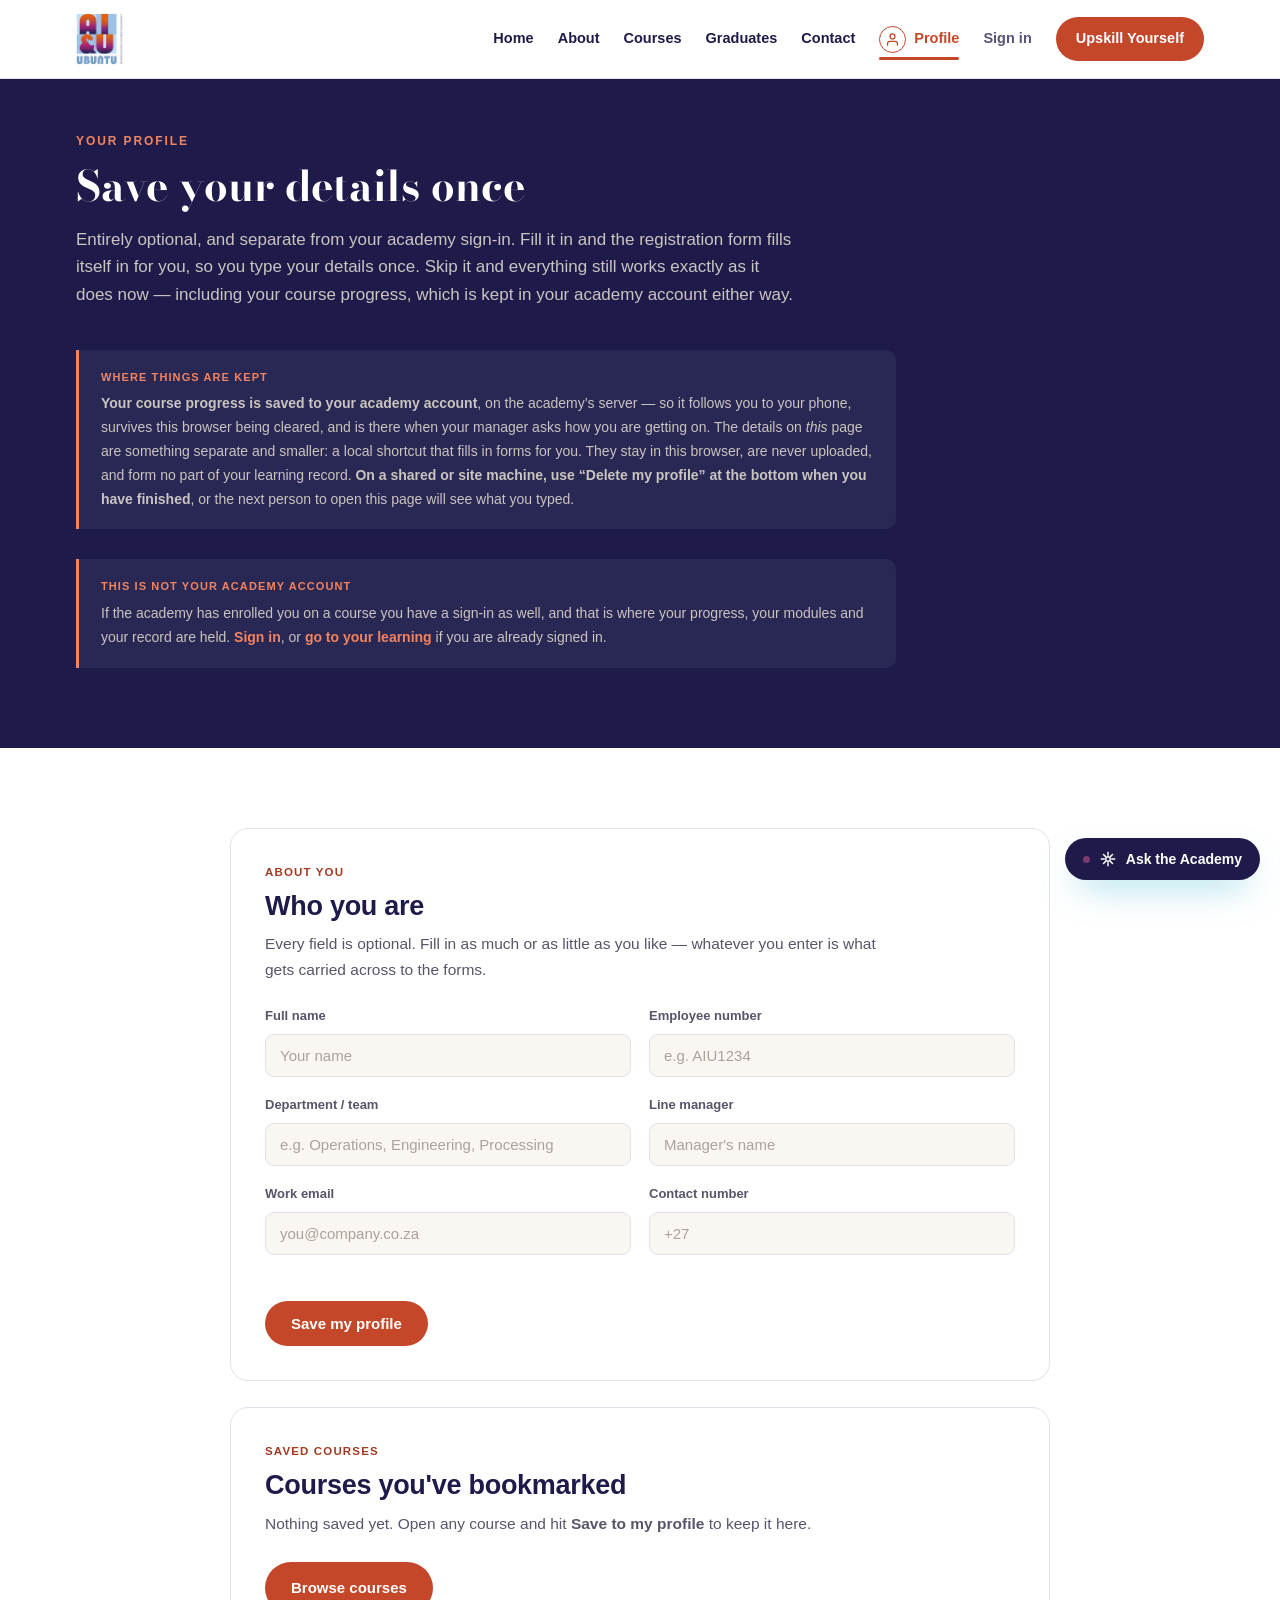
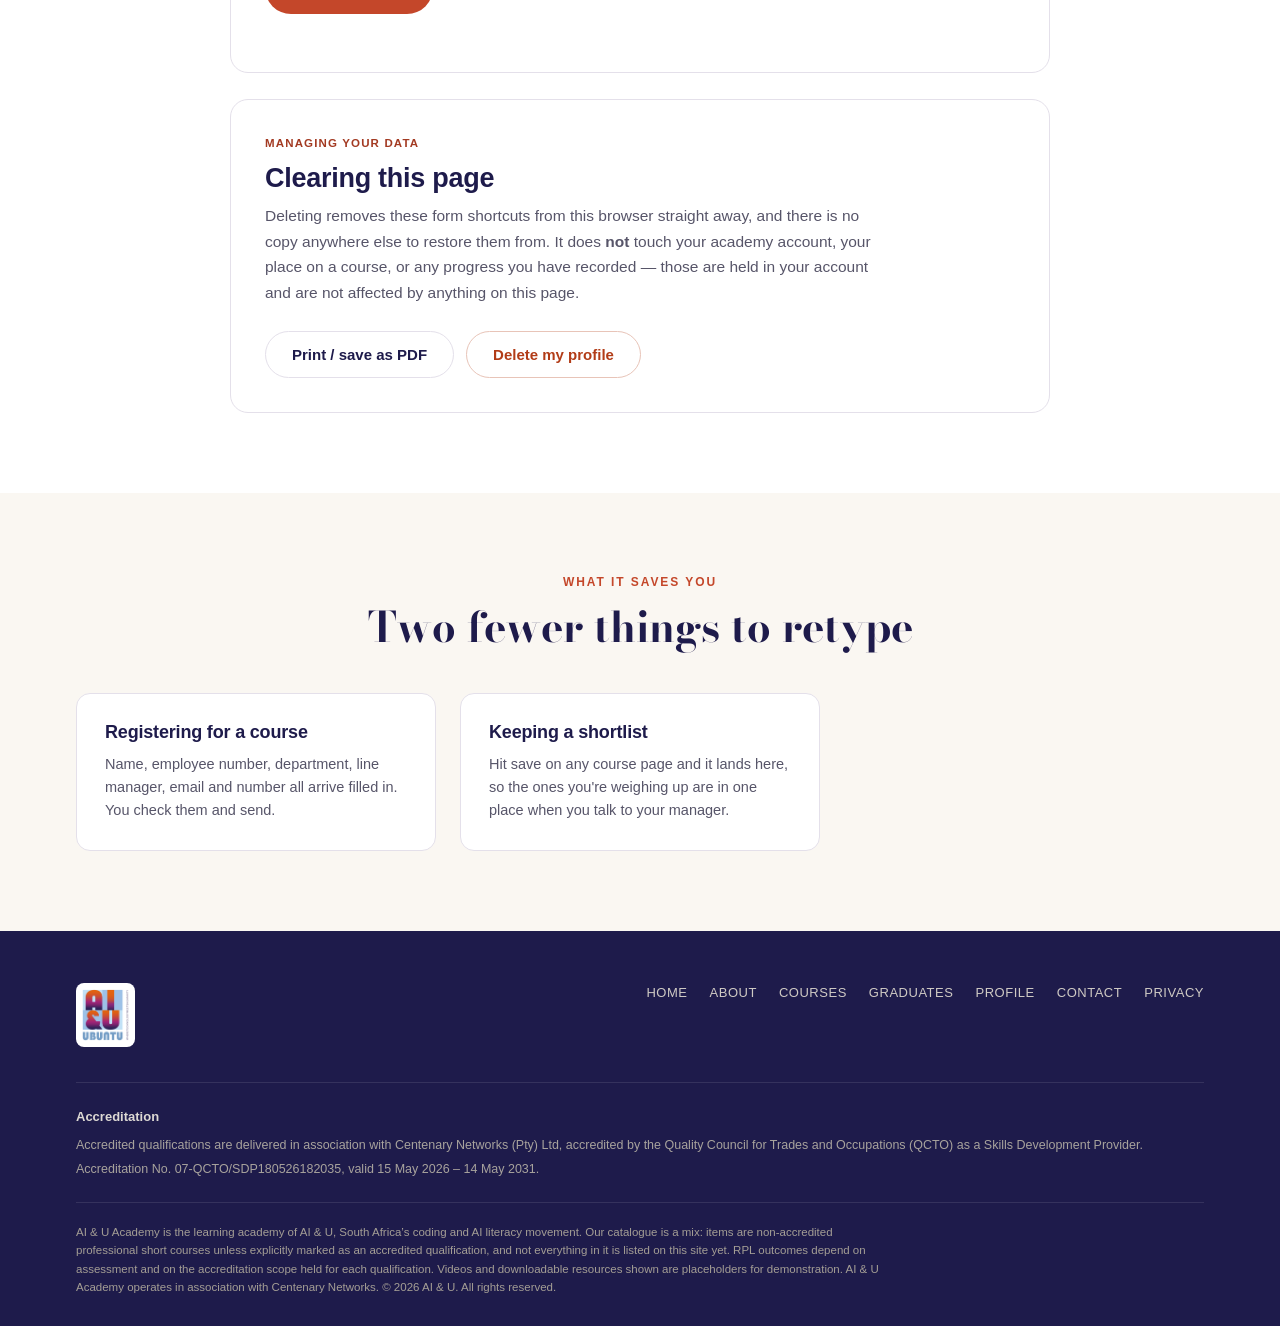
<file: profile.html>
<!DOCTYPE html>
<html lang="en">
<head>
<meta charset="UTF-8">
<meta name="viewport" content="width=device-width, initial-scale=1.0">
<title>Your Profile — AI &amp; U Academy</title>
<meta name="description" content="An optional profile that saves your details on this device, so registration forms fill themselves in. Separate from your academy sign-in.">
<link rel="stylesheet" href="styles.css?v=20260913c">
</head>
<body>
<nav id="nav">
  <div class="nav-inner">
    <a href="./" class="brand"><img src="images/aiandu-logo.png" alt="AI &amp; U"></a>
    <div class="nav-links" id="navLinks">
      <a href="./" data-nav="home">Home</a>
      <a href="about" data-nav="about">About</a>
      <a href="courses" data-nav="courses">Courses</a>
      <a href="graduates" data-nav="graduates">Graduates</a>
      <a href="contact" data-nav="contact">Contact</a>
      <a href="profile" data-nav="profile" class="nav-profile active" title="Your profile"><span class="np-av" aria-hidden="true"><svg viewBox="0 0 24 24" fill="none" stroke="currentColor" stroke-width="2" stroke-linecap="round" stroke-linejoin="round"><path d="M20 21v-2a4 4 0 0 0-4-4H8a4 4 0 0 0-4 4v2"/><circle cx="12" cy="7" r="4"/></svg></span><span class="np-label">Profile</span></a>
      <a href="contact" class="nav-cta">Upskill Yourself</a>
    </div>
    <button class="nav-toggle" id="navToggle" aria-label="Menu"><svg viewBox="0 0 24 24" fill="none" stroke="currentColor" stroke-width="2" stroke-linecap="round" style="width:26px;height:26px;display:block"><path d="M3 6h18M3 12h18M3 18h18"/></svg></button>
  </div>
</nav>

<section class="section-dark page-top">
  <div class="wrap">
    <div class="sec-head reveal">
      <span class="eyebrow">Your Profile</span>
      <h2 id="pf-greet">Save your details once</h2>
      <p>Entirely optional, and separate from your academy sign-in. Fill it in and the registration form fills itself in for you, so you type your details once. Skip it and everything still works exactly as it does now — including your course progress, which is kept in your academy account either way.</p>
    </div>
    <div class="sg-assure reveal">
      <span class="lbl">Where things are kept</span>
      <strong>Your course progress is saved to your academy account</strong>, on the academy&rsquo;s server — so it follows you to your phone, survives this browser being cleared, and is there when your manager asks how you are getting on. The details on <em>this</em> page are something separate and smaller: a local shortcut that fills in forms for you. They stay in this browser, are never uploaded, and form no part of your learning record. <strong>On a shared or site machine, use &ldquo;Delete my profile&rdquo; at the bottom when you have finished</strong>, or the next person to open this page will see what you typed.
    </div>
    <!-- Two different things now share the word "profile", and somebody who has
         been given a sign-in needs to know this page is not it. -->
    <div class="sg-assure reveal">
        <span class="lbl">This is not your academy account</span>
        If the academy has enrolled you on a course you have a sign-in as well, and that is where your progress, your modules and your record are held. <a href="login" style="color:var(--accent-green);font-weight:700">Sign in</a>, or <a href="my" style="color:var(--accent-green);font-weight:700">go to your learning</a> if you are already signed in.
      </div>
  </div>
</section>

<section>
  <div class="wrap">
    <div class="sg-wrap">
      <div id="pf-warn"></div>

      <form class="sg-card reveal" id="pf-form" autocomplete="off">
        <div class="sg-stepnum">About you</div>
        <h3>Who you are</h3>
        <p class="sg-intro">Every field is optional. Fill in as much or as little as you like — whatever you enter is what gets carried across to the forms.</p>

        <div class="two">
          <div class="field"><label for="pf-name">Full name</label><input type="text" id="pf-name" placeholder="Your name"></div>
          <div class="field"><label for="pf-empno">Employee number</label><input type="text" id="pf-empno" placeholder="e.g. AIU1234"></div>
        </div>
        <div class="two">
          <div class="field"><label for="pf-dept">Department / team</label><input type="text" id="pf-dept" placeholder="e.g. Operations, Engineering, Processing"></div>
          <div class="field"><label for="pf-manager">Line manager</label><input type="text" id="pf-manager" placeholder="Manager's name"></div>
        </div>
        <div class="two">
          <div class="field"><label for="pf-email">Work email</label><input type="email" id="pf-email" placeholder="you@company.co.za"></div>
          <div class="field"><label for="pf-phone">Contact number</label><input type="tel" id="pf-phone" placeholder="+27"></div>
        </div>

        <div class="sg-nav">
          <button type="submit" class="btn btn-primary" id="pf-save">Save my profile</button>
          <span class="pf-saved" id="pf-saved" hidden>Saved</span>
        </div>
      </form>

      <div class="sg-card reveal" id="pf-courses">
        <div class="sg-stepnum">Saved courses</div>
        <h3>Courses you've bookmarked</h3>
        <div id="pf-courses-body"></div>
      </div>

      <div class="sg-card reveal">
        <div class="sg-stepnum">Managing your data</div>
        <h3>Clearing this page</h3>
        <p class="sg-intro">Deleting removes these form shortcuts from this browser straight away, and there is no copy anywhere else to restore them from. It does <strong>not</strong> touch your academy account, your place on a course, or any progress you have recorded — those are held in your account and are not affected by anything on this page.</p>
        <div class="sg-actions">
          <button class="btn btn-ghost-dark" id="pf-print">Print / save as PDF</button>
          <button class="btn btn-danger" id="pf-clear">Delete my profile</button>
        </div>
      </div>

    </div>
  </div>
</section>

<section class="section-soft">
  <div class="wrap">
    <div class="sec-head center reveal">
      <span class="eyebrow">What it saves you</span>
      <h2>Two fewer things to retype</h2>
    </div>
    <div class="features">
      <div class="feat reveal">
        <h3>Registering for a course</h3>
        <p>Name, employee number, department, line manager, email and number all arrive filled in. You check them and send.</p>
      </div>
      <div class="feat reveal">
        <h3>Keeping a shortlist</h3>
        <p>Hit save on any course page and it lands here, so the ones you're weighing up are in one place when you talk to your manager.</p>
      </div>
    </div>
  </div>
</section>

<footer>
  <div class="wrap">
    <div class="foot-top">
      <div class="foot-brand"><img src="images/aiandu-logo.png" alt="AI &amp; U"></div>
      <div class="foot-nav">
        <a href="./">Home</a>
        <a href="about">About</a>
        <a href="courses">Courses</a>
        <a href="graduates">Graduates</a>
        <a href="profile">Profile</a>
        <a href="contact">Contact</a>
        <a href="privacy">Privacy</a>
      </div>
    </div>
    <div class="foot-accred" style="max-width:none;border-bottom:1px solid rgba(255,255,255,.1);padding-bottom:22px;margin-bottom:20px">
      <strong>Accreditation</strong>
      <span>Accredited qualifications are delivered in association with Centenary Networks (Pty) Ltd, accredited by the Quality Council for Trades and Occupations (QCTO) as a Skills Development Provider. Accreditation No. 07-QCTO/SDP180526182035, valid 15 May 2026 – 14 May 2031.</span>
    </div>
    <p class="disclaimer">AI &amp; U Academy is the learning academy of AI &amp; U, South Africa’s coding and AI literacy movement. Our catalogue is a mix: items are non-accredited professional short courses unless explicitly marked as an accredited qualification, and not everything in it is listed on this site yet. RPL outcomes depend on assessment and on the accreditation scope held for each qualification. Videos and downloadable resources shown are placeholders for demonstration. AI &amp; U Academy operates in association with Centenary Networks. © 2026 AI &amp; U. All rights reserved.</p>
  </div>
</footer>
<script src="site.js?v=20260820"></script>
<script src="profile.js?v=20260820"></script>
<script src="profile-page.js?v=20260820"></script>
<script src="assistant.js?v=20260820"></script>
</body></html>
</file>
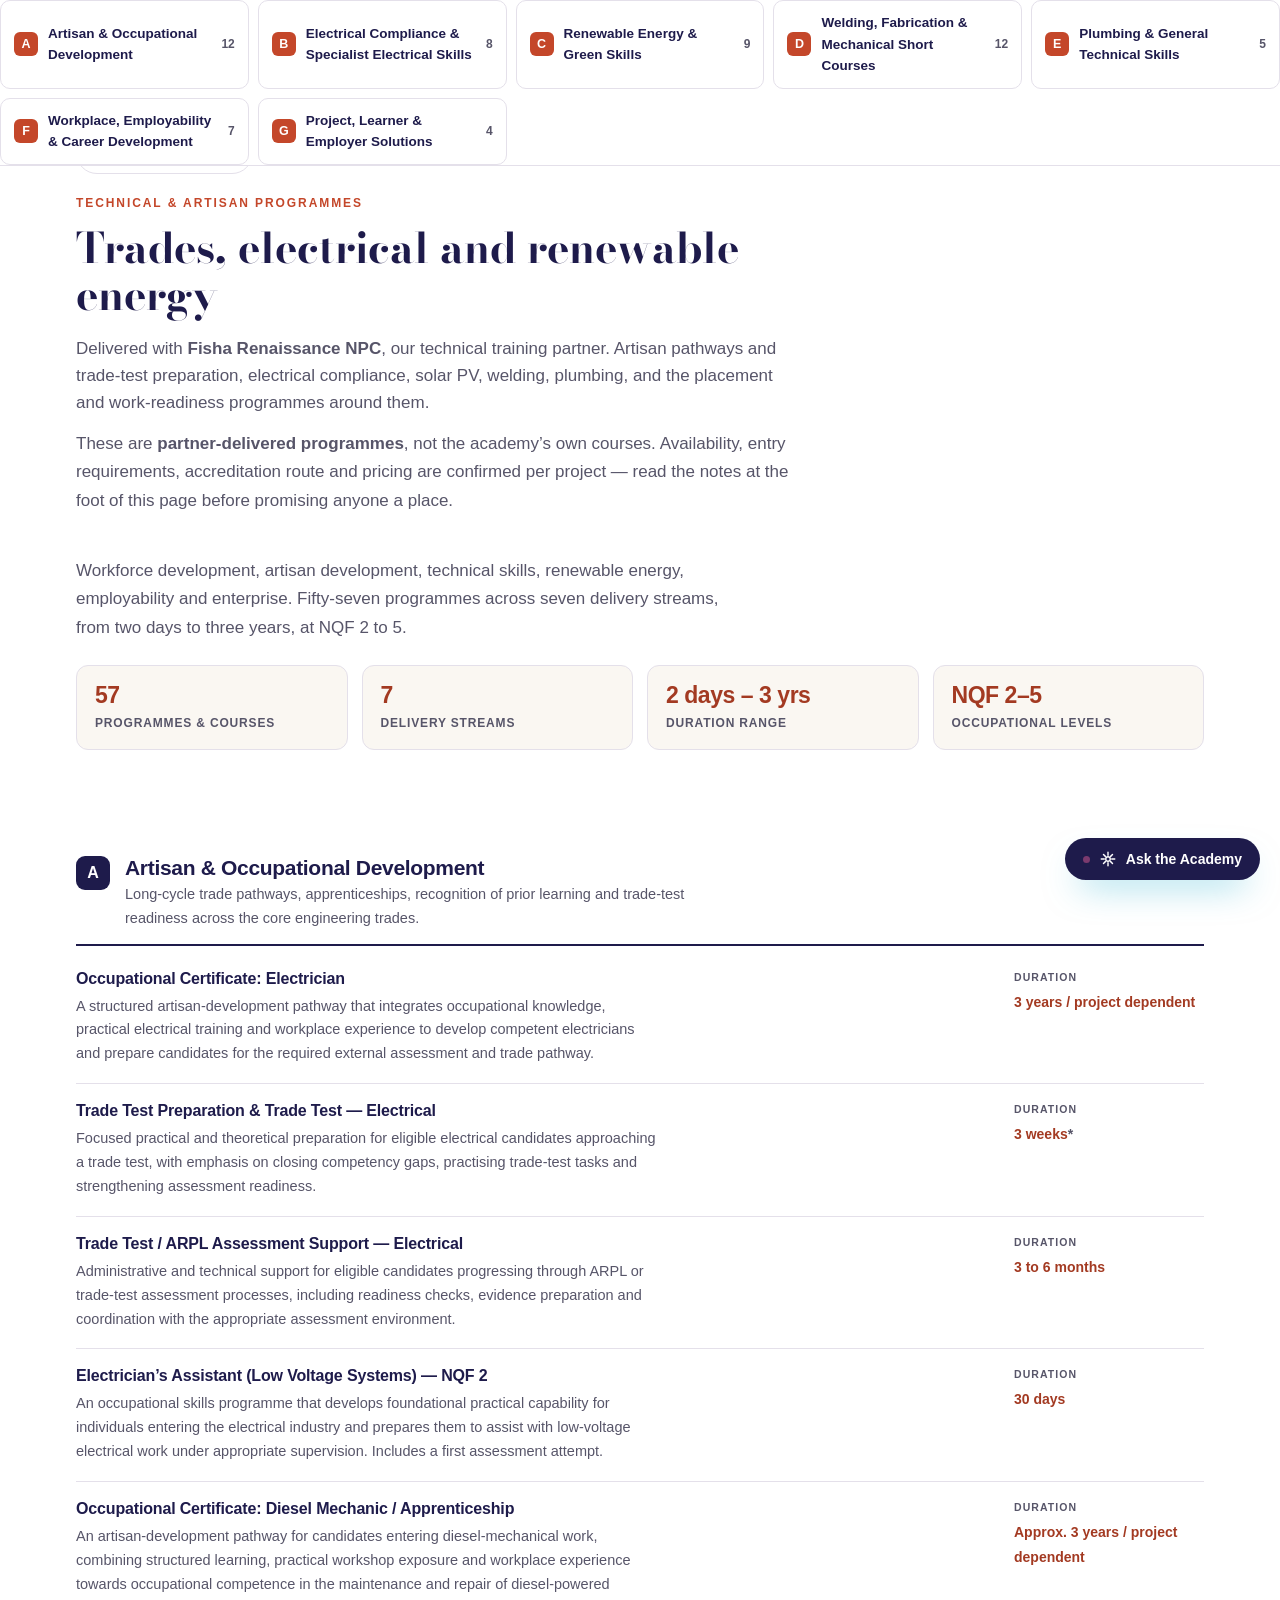
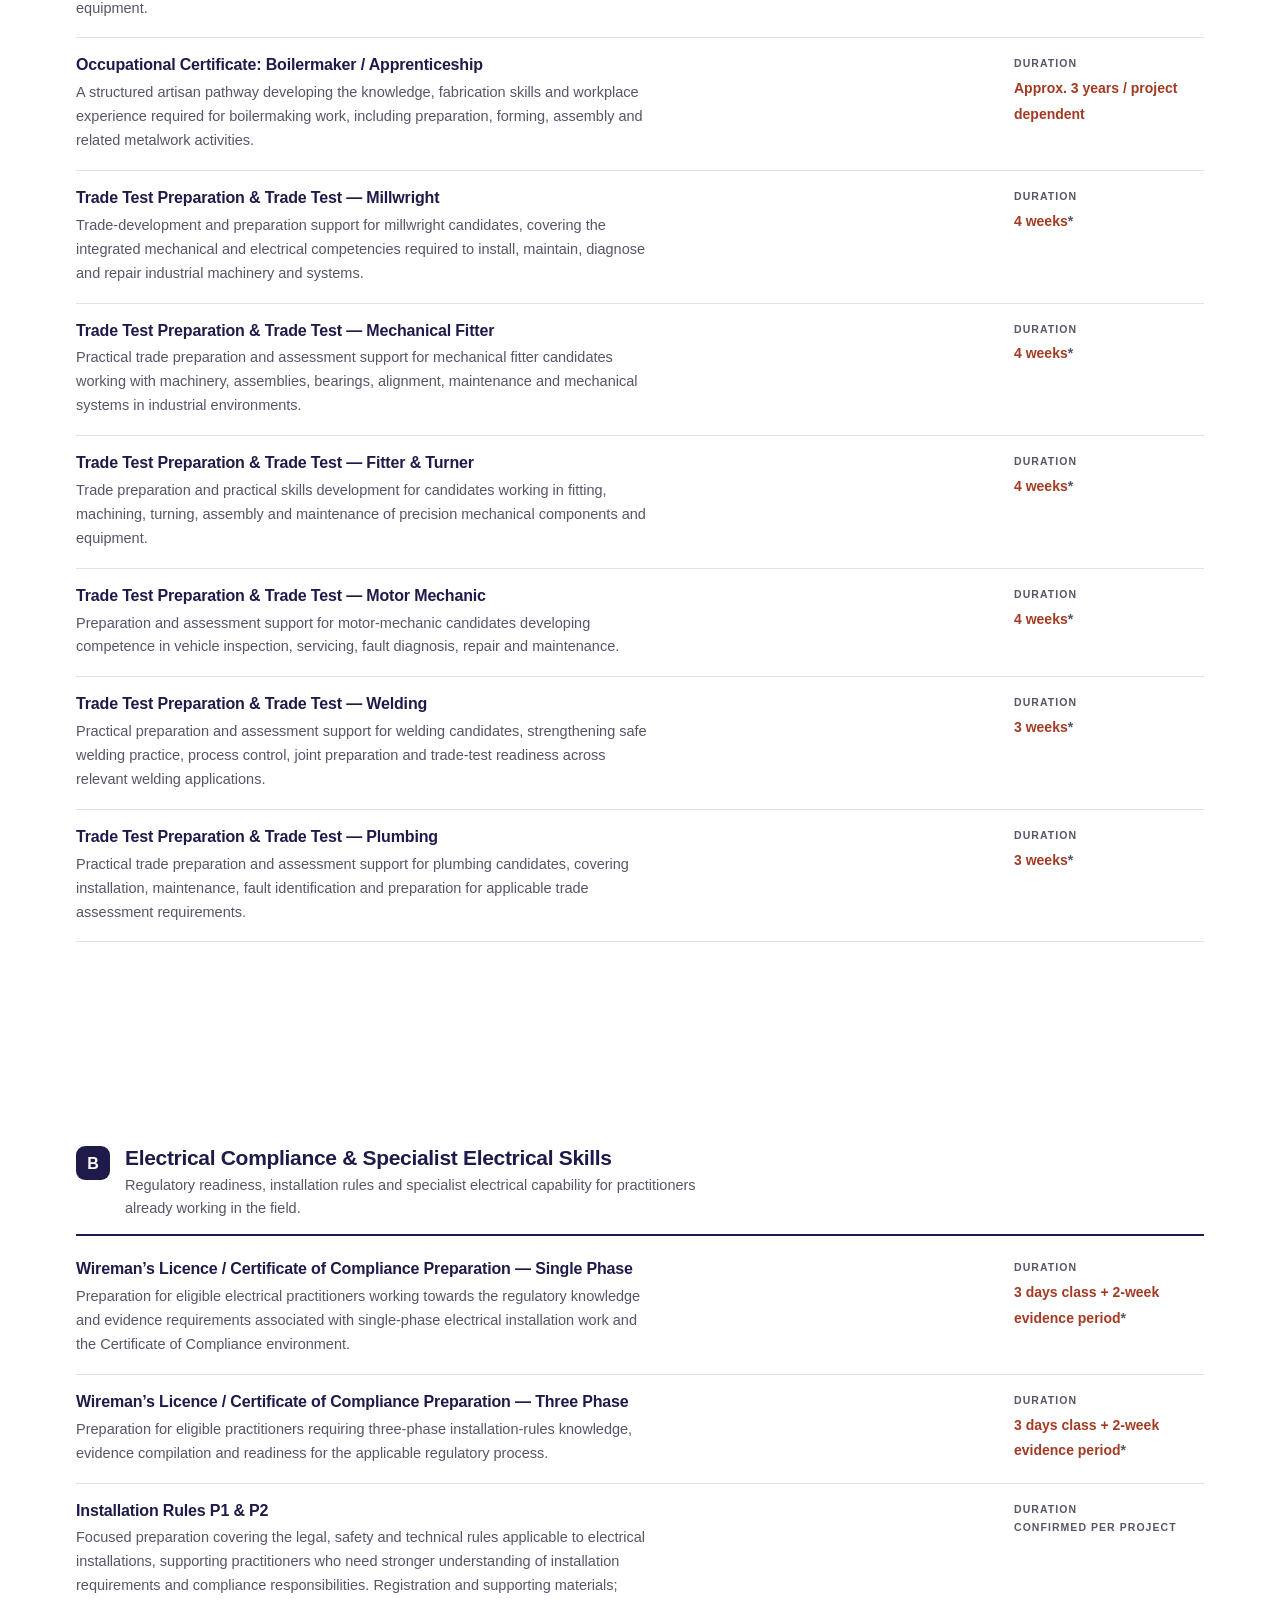
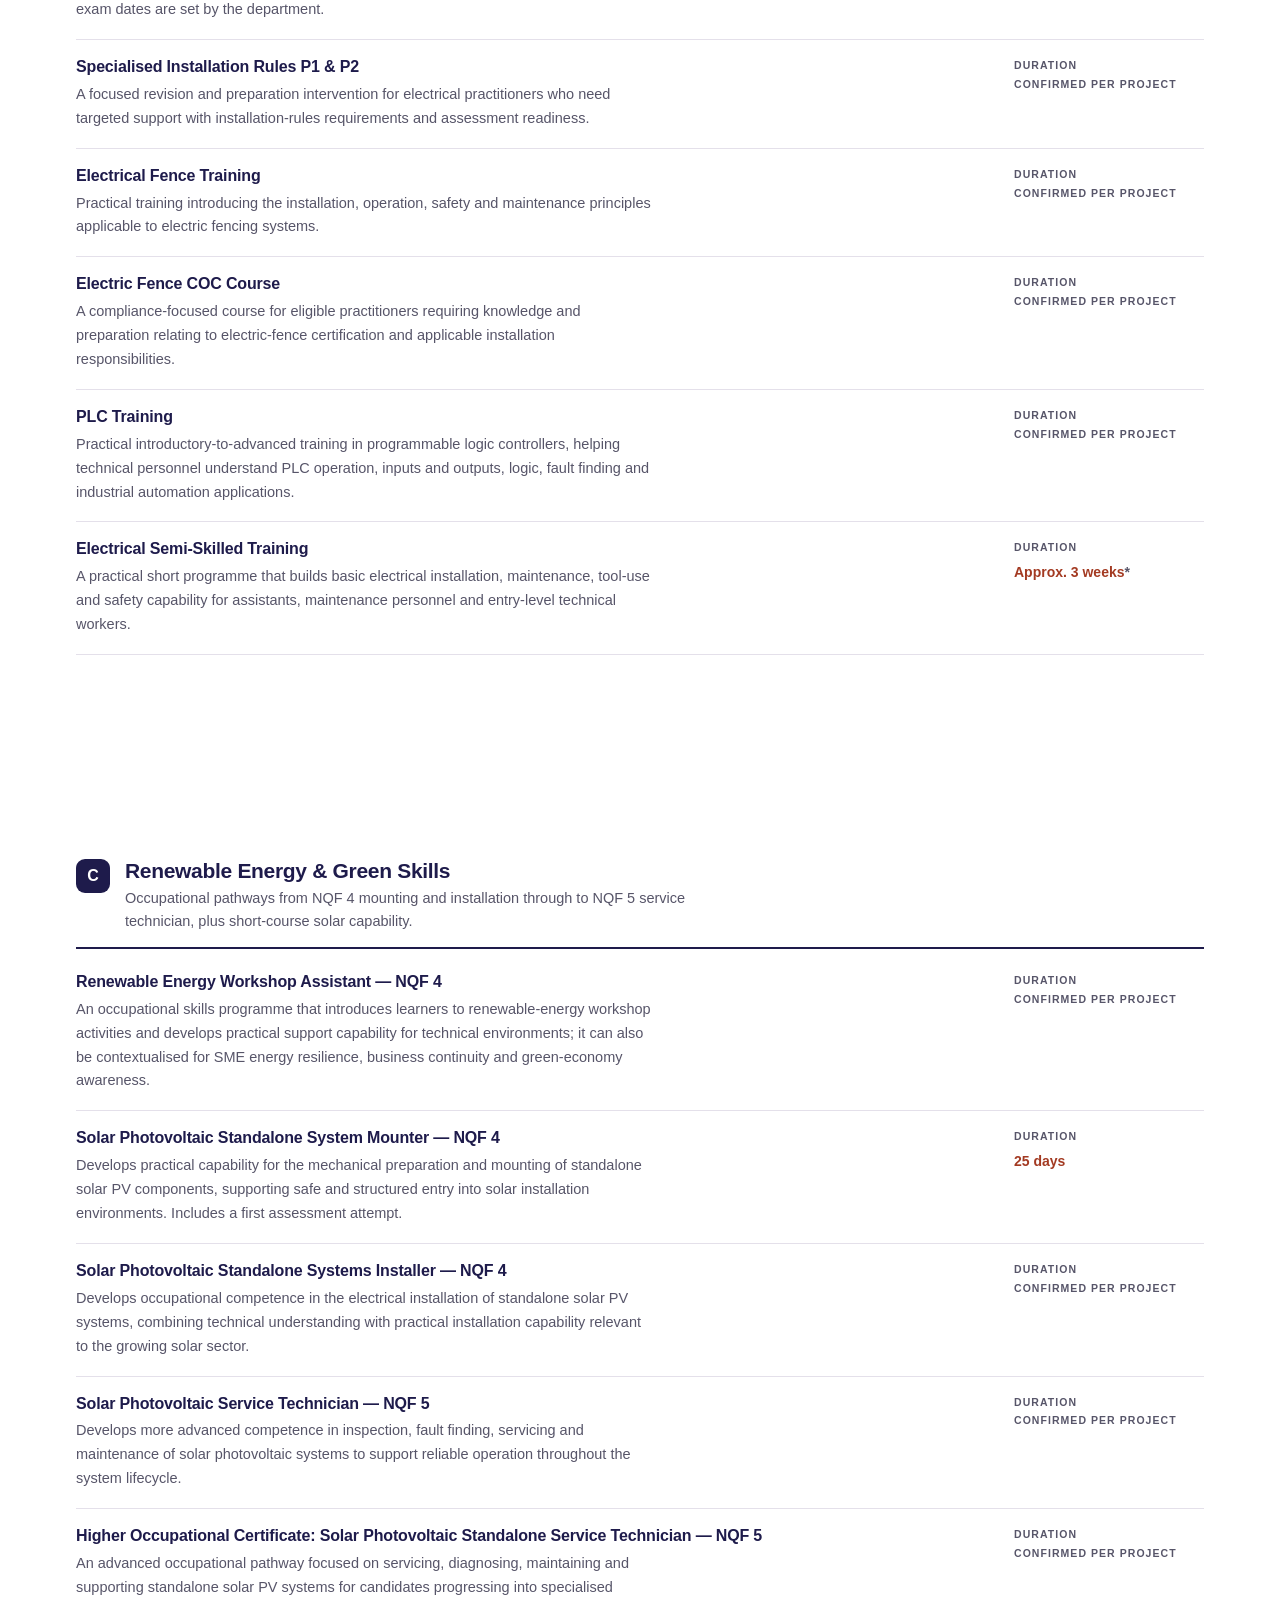
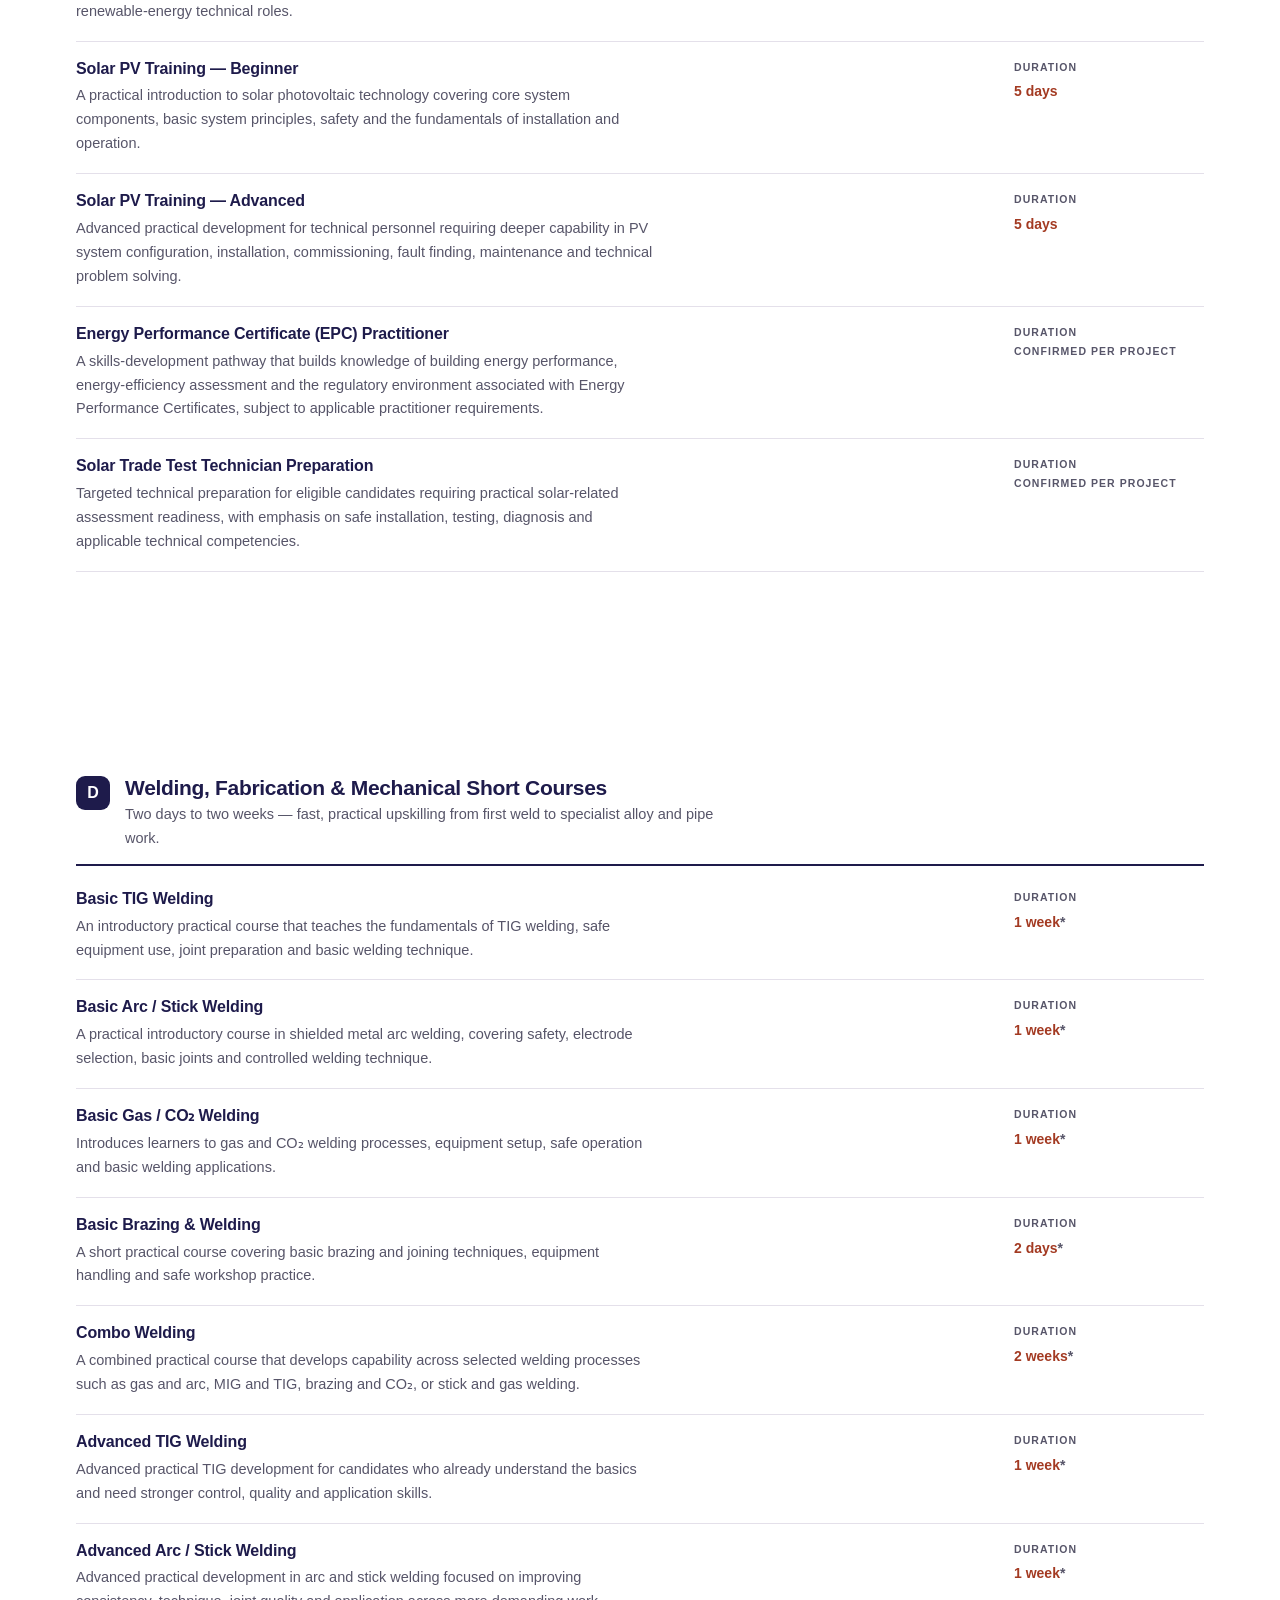
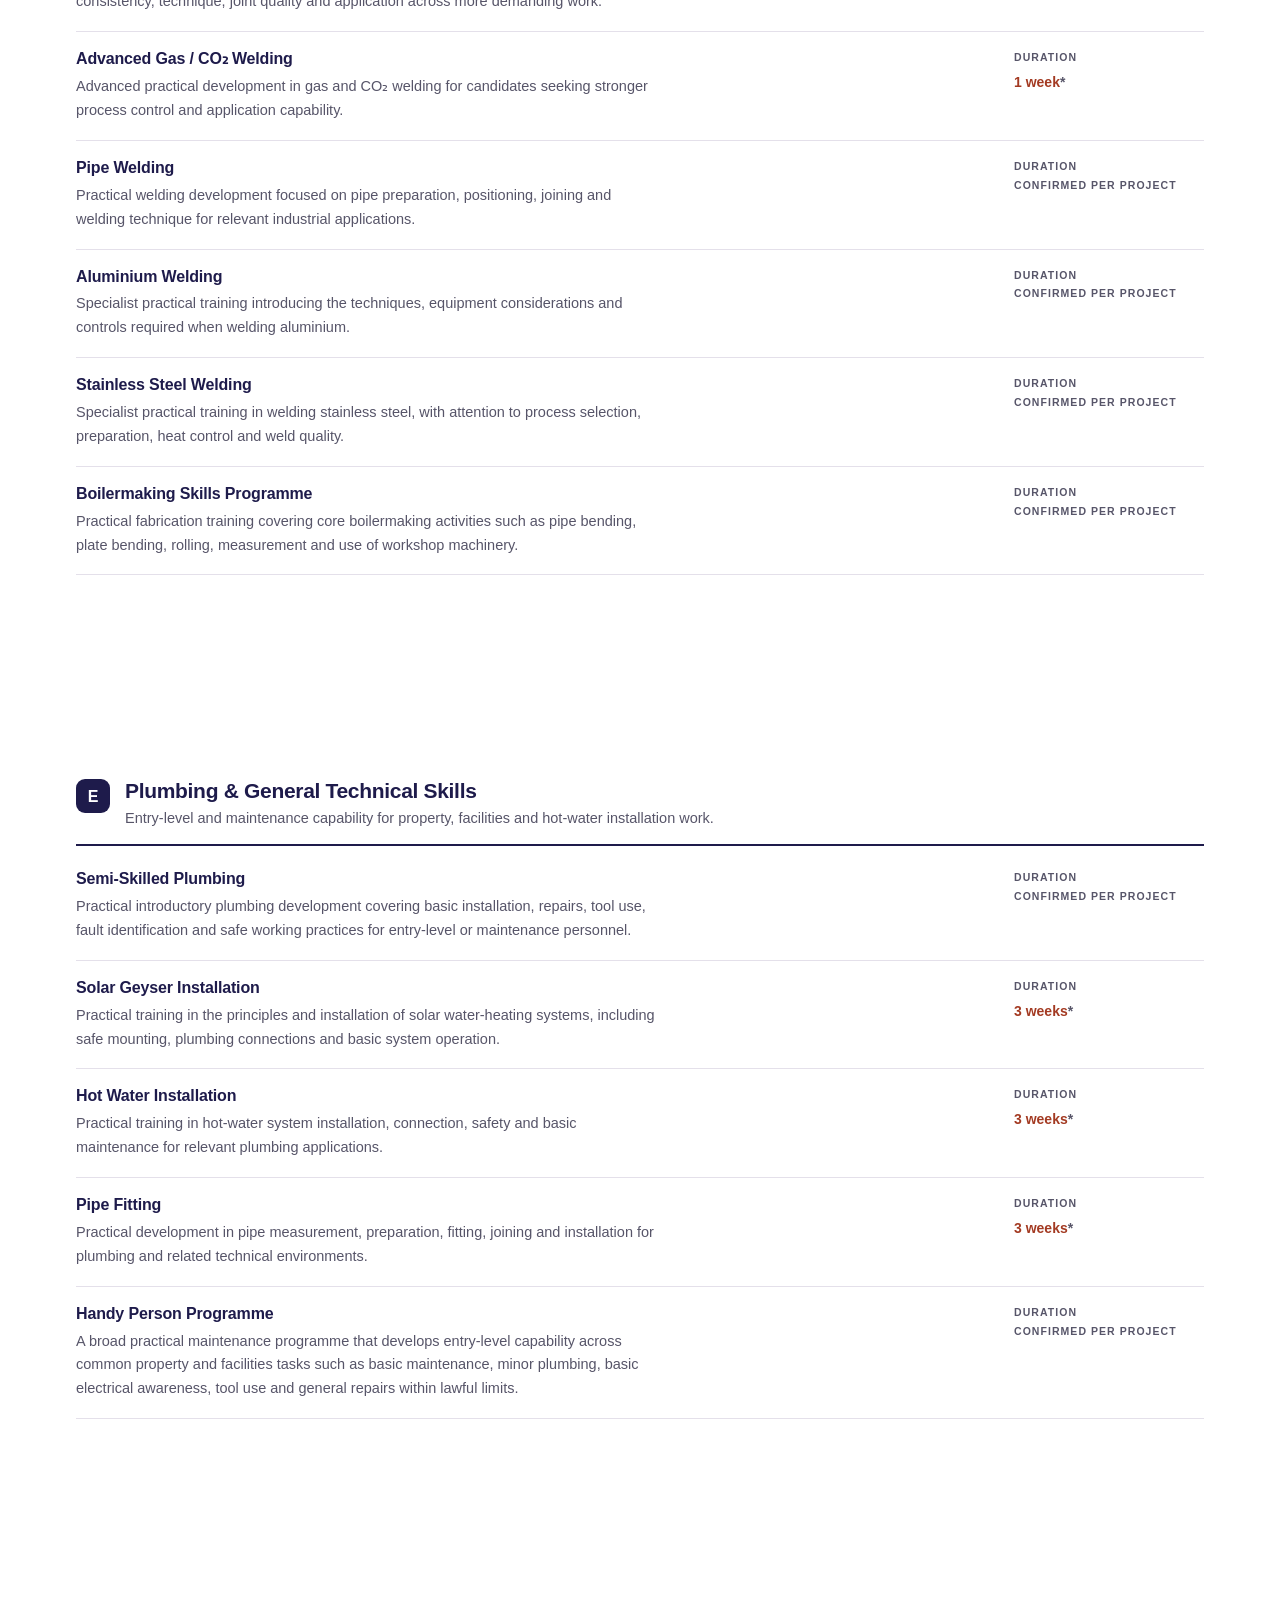
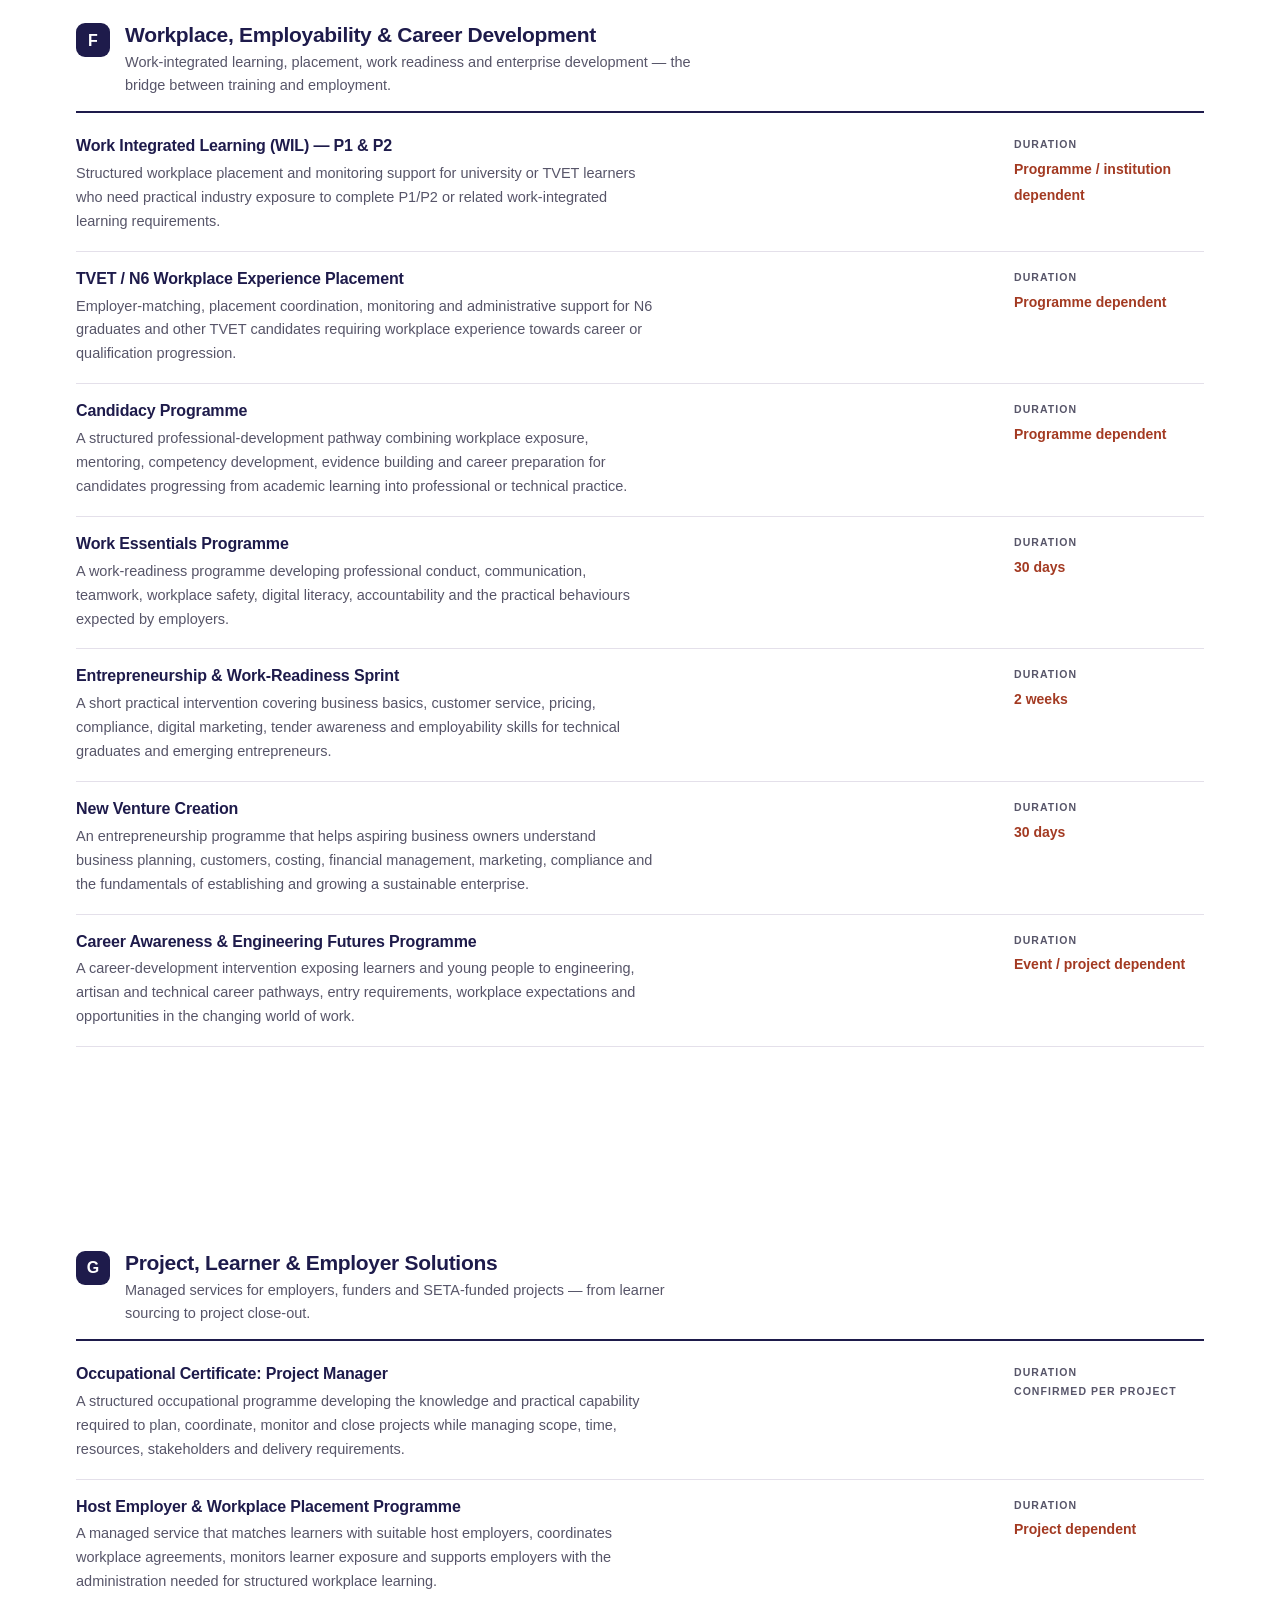
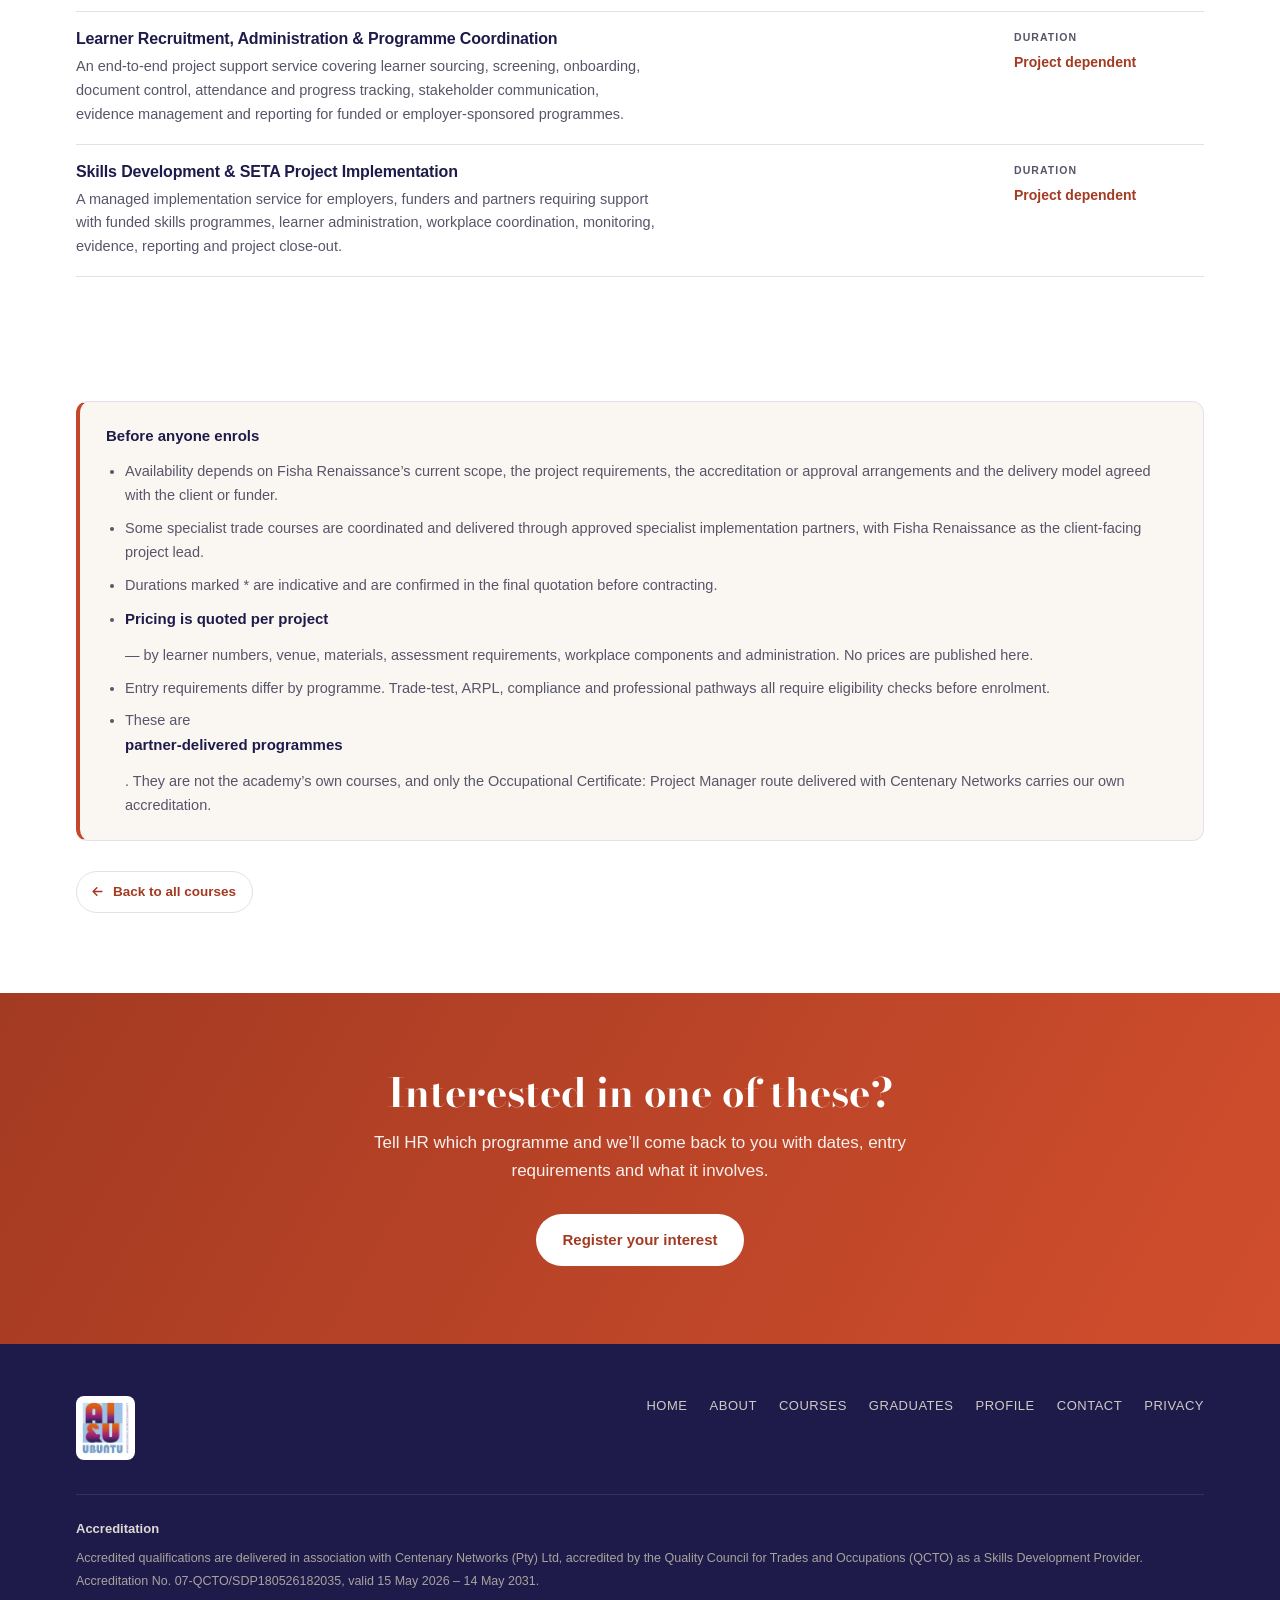
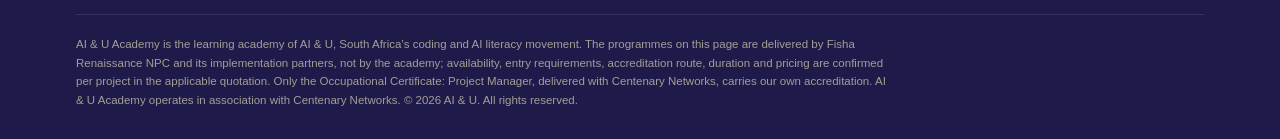
<file: programmes.html>
<!DOCTYPE html>
<html lang="en">
<head>
<meta charset="UTF-8">
<meta name="viewport" content="width=device-width, initial-scale=1.0">
<title>Technical &amp; Artisan Programmes — AI &amp; U Academy</title>
<meta name="description" content="Artisan, electrical, renewable energy, welding and plumbing programmes delivered with Fisha Renaissance — 57 programmes across seven streams.">
<link rel="stylesheet" href="styles.css?v=20260913c">
</head>
<body>
<nav id="nav">
  <div class="nav-inner">
    <a href="./" class="brand"><img src="images/aiandu-logo.png" alt="AI &amp; U"></a>
    <div class="nav-links" id="navLinks">
      <a href="./" data-nav="home">Home</a>
      <a href="about" data-nav="about">About</a>
      <a href="courses" data-nav="courses" class="active">Courses</a>
      <a href="graduates" data-nav="graduates">Graduates</a>
      <a href="contact" data-nav="contact">Contact</a>
      <a href="profile" data-nav="profile" class="nav-profile" title="Your profile"><span class="np-av" aria-hidden="true"><svg viewBox="0 0 24 24" fill="none" stroke="currentColor" stroke-width="2" stroke-linecap="round" stroke-linejoin="round"><path d="M20 21v-2a4 4 0 0 0-4-4H8a4 4 0 0 0-4 4v2"/><circle cx="12" cy="7" r="4"/></svg></span><span class="np-label">Profile</span></a>
      <a href="contact" class="nav-cta">Upskill Yourself</a>
    </div>
    <button class="nav-toggle" id="navToggle" aria-label="Menu"><svg viewBox="0 0 24 24" fill="none" stroke="currentColor" stroke-width="2" stroke-linecap="round" style="width:26px;height:26px;display:block"><path d="M3 6h18M3 12h18M3 18h18"/></svg></button>
  </div>
</nav>

<section class="page-top">
  <div class="wrap">
    <a class="pg-back" href="courses"><svg viewBox="0 0 24 24" fill="none" stroke="currentColor" stroke-width="2.4" stroke-linecap="round" stroke-linejoin="round" aria-hidden="true"><path d="M19 12H5M11 18l-6-6 6-6"/></svg>Back to all courses</a>

    <div class="sec-head reveal">
      <span class="eyebrow">Technical &amp; artisan programmes</span>
      <h2>Trades, electrical and renewable energy</h2>
      <p>Delivered with <strong>Fisha Renaissance NPC</strong>, our technical training partner. Artisan pathways and trade-test preparation, electrical compliance, solar PV, welding, plumbing, and the placement and work-readiness programmes around them.</p>
      <p class="pg-caveat">These are <strong>partner-delivered programmes</strong>, not the academy&rsquo;s own courses. Availability, entry requirements, accreditation route and pricing are confirmed per project &mdash; read the notes at the foot of this page before promising anyone a place.</p>
    </div>

    <!-- Filled by programmes.js from its PROGRAMMES list. Nothing is added by
         editing this file. Read the notes at the top of programmes.js first —
         in particular the parts about prices and about not inventing a
         syllabus for somebody else’s programme. -->
    <div id="programmes" class="reveal"></div>

    <a class="pg-back pg-back-foot" href="courses"><svg viewBox="0 0 24 24" fill="none" stroke="currentColor" stroke-width="2.4" stroke-linecap="round" stroke-linejoin="round" aria-hidden="true"><path d="M19 12H5M11 18l-6-6 6-6"/></svg>Back to all courses</a>

  </div>
</section>

<section class="cta-band">
  <div class="wrap">
    <h2>Interested in one of these?</h2>
    <p>Tell HR which programme and we&rsquo;ll come back to you with dates, entry requirements and what it involves.</p>
    <a href="contact" class="btn btn-primary">Register your interest</a>
  </div>
</section>

<footer>
  <div class="wrap">
    <div class="foot-top">
      <div class="foot-brand"><img src="images/aiandu-logo.png" alt="AI &amp; U"></div>
      <div class="foot-nav">
        <a href="./">Home</a>
        <a href="about">About</a>
        <a href="courses">Courses</a>
        <a href="graduates">Graduates</a>
        <a href="profile">Profile</a>
        <a href="contact">Contact</a>
        <a href="privacy">Privacy</a>
      </div>
    </div>
    <div class="foot-accred" style="max-width:none;border-bottom:1px solid rgba(255,255,255,.1);padding-bottom:22px;margin-bottom:20px">
      <strong>Accreditation</strong>
      <span>Accredited qualifications are delivered in association with Centenary Networks (Pty) Ltd, accredited by the Quality Council for Trades and Occupations (QCTO) as a Skills Development Provider. Accreditation No. 07-QCTO/SDP180526182035, valid 15 May 2026 – 14 May 2031.</span>
    </div>
    <p class="disclaimer">AI &amp; U Academy is the learning academy of AI &amp; U, South Africa’s coding and AI literacy movement. The programmes on this page are delivered by Fisha Renaissance NPC and its implementation partners, not by the academy; availability, entry requirements, accreditation route, duration and pricing are confirmed per project in the applicable quotation. Only the Occupational Certificate: Project Manager, delivered with Centenary Networks, carries our own accreditation. AI &amp; U Academy operates in association with Centenary Networks. © 2026 AI &amp; U. All rights reserved.</p>
  </div>
</footer>
<script src="site.js?v=20260820"></script>
<script src="profile.js?v=20260820"></script>
<script src="programmes.js?v=20260824"></script>
<script src="assistant.js?v=20260820"></script>
</body>
</html>
</file>
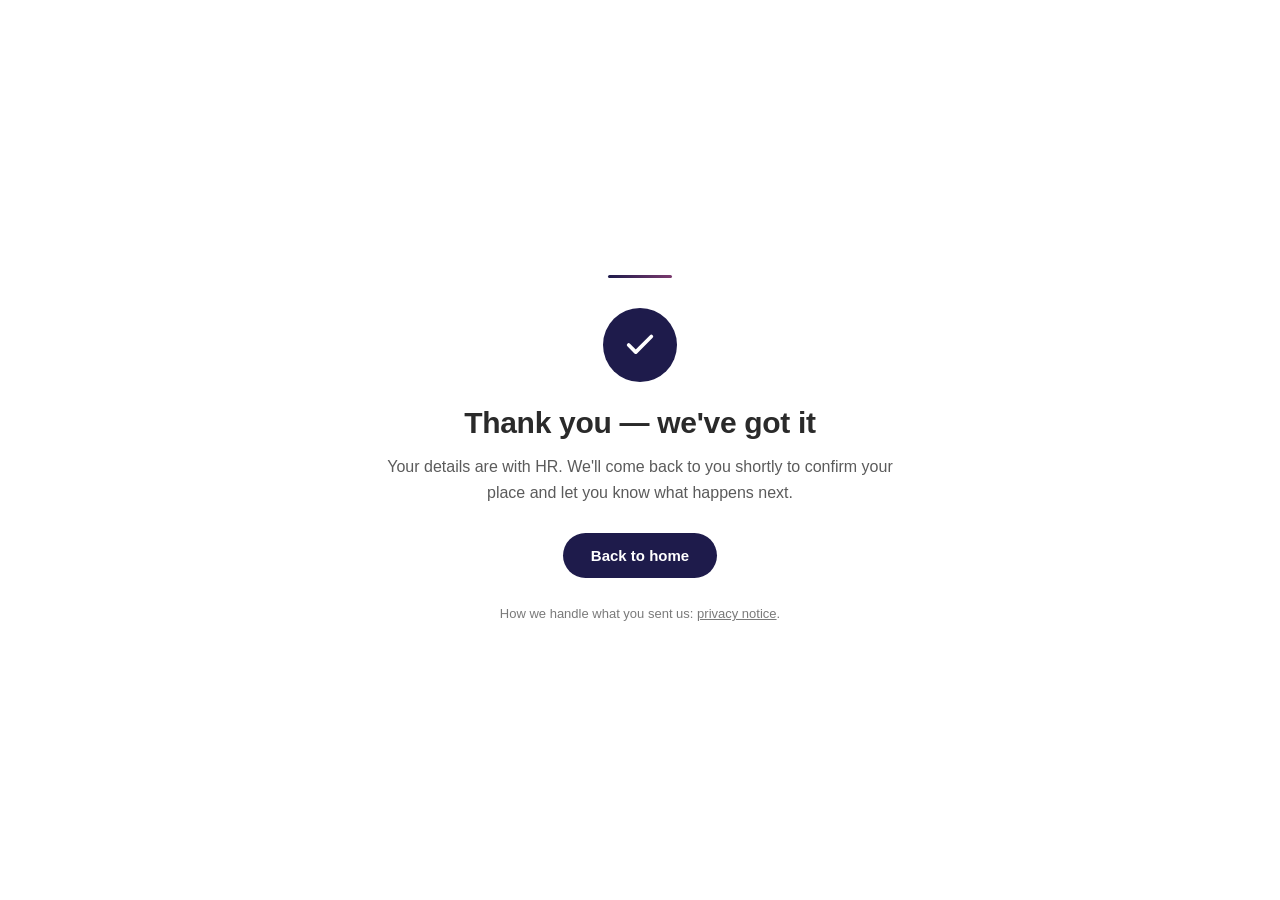
<file: thanks.html>
<!DOCTYPE html>
<html lang="en">
<head>
<meta charset="UTF-8">
<meta name="viewport" content="width=device-width, initial-scale=1.0">
<title>Thank you — AI &amp; U Academy</title>
<style>
  *{box-sizing:border-box;margin:0;padding:0}
  body{font-family:"Inter",-apple-system,BlinkMacSystemFont,"Segoe UI",Roboto,sans-serif;background:#fff;color:#1E1B4B;min-height:100vh;display:grid;place-items:center;text-align:center;padding:24px;-webkit-font-smoothing:antialiased}
  .card{max-width:520px}
  .tick{width:74px;height:74px;border-radius:50%;background:#1E1B4B;display:grid;place-items:center;margin:0 auto 24px}
  .tick svg{width:34px;height:34px}
  h1{font-size:30px;font-weight:800;color:#2a2a2a;letter-spacing:-.01em;margin-bottom:14px}
  p{color:#5b5b5b;font-size:16px;line-height:1.6;margin-bottom:28px}
  a.btn{display:inline-block;background:#1E1B4B;color:#fff;text-decoration:none;font-weight:700;font-size:15px;padding:14px 28px;border-radius:30px}
  a.btn:hover{background:#000000}
  .bar{height:3px;width:64px;background:linear-gradient(90deg,#1E1B4B,#7B3A6E);margin:0 auto 30px;border-radius:3px}
  /* This is the page someone sees immediately after handing over their name,
     work email and phone number. It is the natural moment to be told where
     that went, so the notice is one click away rather than back on the form. */
  .fine{font-size:13px;color:#7a7a7a;margin:26px 0 0}
  .fine a{color:#7a7a7a}
</style>
</head>
<body>
  <div class="card">
    <div class="bar"></div>
    <div class="tick"><svg viewBox="0 0 24 24" fill="none" stroke="#fff" stroke-width="2.6" stroke-linecap="round" stroke-linejoin="round"><path d="m20 6-11 11-5-5"/></svg></div>
    <h1>Thank you — we've got it</h1>
    <p>Your details are with HR. We'll come back to you shortly to confirm your place and let you know what happens next.</p>
    <a class="btn" href="./#home">Back to home</a>
    <p class="fine">How we handle what you sent us: <a href="privacy">privacy notice</a>.</p>
  </div>
</body>
</html>
</file>
<file: styles.css>
@import url('https://fonts.googleapis.com/css2?family=Bodoni+Moda:opsz,wght@6..96,600;6..96,700&display=swap');
/* ===================================================================
   AI & U Academy — shared stylesheet (all pages)
   AI & U brand palette, from aiandu.africa: indigo #1E1B4B, orange #D14E2D,
   magenta #7B3A6E, sky #B8C5DB and cream #FAF7F2, with Bodoni Moda for the
   big headings.

   The token names below are historical (--orange / --green) and are kept
   so the markup stays identical across academy sites; only the VALUES are
   brand-specific. --orange is their orange taken one step deeper (#c4472a,
   4.9:1 against white) because the template puts white text on var(--orange)
   in a dozen components and their exact #D14E2D is 4.3:1 — just under AA for
   button text. The exact brand orange stays as --orange-light. --green, the
   second ramp, is their magenta. --dark is their indigo, the colour of the
   hero on their own site. On indigo the orange is too dark for small text
   (3.7:1), so --accent-green is a lighter orange (5.8:1) for use on dark.
   Re-skinning another company = change this block.
   =================================================================== */
:root{
  --ink:#1f1d3a;--ink-soft:#575569;--grey:#1E1B4B;--bg:#ffffff;--bg-soft:#FAF7F2;
  --orange:#c4472a;--orange-deep:#a33a22;--orange-light:#D14E2D;--orange-tint:#fbece7;
  --green:#7B3A6E;--green-deep:#5e2b54;--green-tint:#f4eaf2;
  --accent:#c4472a;--accent-green:#f2845f;--line:#e4e0ea;--dark:#1E1B4B;--max:1180px;
  /* Their nav is white with the full-colour logo, so the band the nav sits on is white. */
  --header:#ffffff;
  --serif:"Bodoni Moda",Georgia,"Times New Roman",serif;
}
/* ON DARK. The dark sections are indigo; eyebrows and list ticks there take
   the lighter orange. */
.section-dark .eyebrow,.chero .eyebrow,.cta-band .eyebrow{color:var(--accent-green)}
.section-dark .outcomes li::before{background:var(--accent-green)}
*{box-sizing:border-box;margin:0;padding:0}
html{scroll-behavior:smooth;scroll-padding-top:78px}
body{font-family:"Inter",-apple-system,BlinkMacSystemFont,"Segoe UI",Roboto,sans-serif;color:var(--ink);background:var(--bg);line-height:1.6;-webkit-font-smoothing:antialiased;overflow-x:hidden}
img,svg,canvas{max-width:100%}
h1,h2,h3,h4{font-weight:800;line-height:1.12;letter-spacing:-.01em;color:var(--grey)}
a{color:inherit;text-decoration:none}
.wrap{max-width:var(--max);margin:0 auto;padding:0 26px}
.eyebrow{text-transform:uppercase;letter-spacing:.16em;font-size:12px;font-weight:700;color:var(--orange)}

/* NAV */
nav{position:fixed;top:0;left:0;right:0;z-index:100;background:var(--header);border-bottom:1px solid rgba(45,70,55,.09);transition:box-shadow .3s}
nav.scrolled{}
.nav-inner{max-width:var(--max);margin:0 auto;padding:13px 26px;display:flex;align-items:center;justify-content:space-between;position:relative}
.brand img{height:42px;display:block}
.nav-links{display:flex;gap:24px;align-items:center}
/* Sentence case at 14.5px, not 13px uppercase: the nav in the screenshot
   Kgomotso sent reads as words rather than as labels, and that is most of why
   it looks calmer. Every link the site had is still here. */
.nav-links a{color:var(--grey);font-size:14.5px;font-weight:600;transition:color .2s;position:relative;padding:4px 0;white-space:nowrap;flex:0 0 auto}
.nav-links a:hover,.nav-links a.active{color:var(--orange)}
.nav-links a.active::after{content:"";position:absolute;left:0;right:0;bottom:-3px;height:2.5px;background:var(--accent);border-radius:2px}
/* .nav-links a sets `padding:4px 0` at higher specificity — keep `.nav-links` in this
   selector or the pill loses its horizontal padding and the label sits flush to the edge */
.nav-links a.nav-cta{background:var(--orange);color:#fff;padding:10px 20px;border-radius:30px;font-weight:700;transition:background .2s}
.nav-links a.nav-cta:hover{background:var(--orange-deep);color:#fff}
.nav-cta::after{display:none!important}
.nav-toggle{display:none;background:none;border:0;color:var(--grey);cursor:pointer;line-height:0}

/* BUTTONS */
.btn{display:inline-flex;align-items:center;gap:9px;justify-content:center;padding:14px 26px;border-radius:30px;font-weight:700;font-size:15px;transition:background .2s,box-shadow .2s,border-color .2s,color .2s;cursor:pointer;border:0}
.btn-primary{background:var(--orange);color:#fff}
.btn-primary:hover{background:var(--orange-deep)}
.btn-ghost{background:#fff;color:var(--orange-deep);border:1.5px solid var(--orange)}
.btn-ghost:hover{border-color:var(--orange-deep);background:var(--orange-tint)}
.btn-light{background:rgba(255,255,255,.12);color:#fff;border:1.5px solid rgba(255,255,255,.4)}
.btn-light:hover{background:#fff;color:var(--dark)}

/* SECTIONS */
section{padding:80px 0}
.section-soft{background:var(--bg-soft)}
.section-dark{background:var(--dark);color:#fff}
.section-dark h2,.section-dark h3{color:#fff}
.sec-head{max-width:720px;margin-bottom:42px}
.sec-head.center{margin-left:auto;margin-right:auto;text-align:center}
.sec-head .eyebrow{display:block;margin-bottom:12px}
.sec-head h2{font-size:clamp(28px,3.6vw,42px);margin:0 0 16px}
/* A heading written as a full sentence rather than a headline phrase. It needs
   a wider measure and a step down the scale to avoid stacking into five dense
   lines — but it stays larger than the section headings under it, or the page
   opens on its quietest line. Pair .lede-h with .sec-head-wide on the parent. */
.sec-head-wide{max-width:880px}
.sec-head h2.lede-h{font-size:clamp(25px,3.2vw,38px);line-height:1.2;text-wrap:balance}
.sec-head p{color:var(--ink-soft);font-size:17px}
.sec-head p+p{margin-top:14px}
.section-dark .sec-head p{color:#c9c5c0}
.page-top{padding-top:132px}

/* HERO — the landing page, and nothing else.
   Restored on 9 Sep 2026. Kgomotso sent back a screenshot of the 3 Jul hero
   (commit a4939c3) and asked for it on every academy: a photograph, one line,
   one search field, two pills, a white curve. It is rebuilt here rather than
   reverted, because the palette moved on and the page below it is no longer
   the July page.

   Nothing in here moves on hover. That is deliberate — see the note at the end
   of this file; every animation came off these sites at her request. */
.hero{position:relative;overflow:hidden;background:var(--header)}
.hero-photo{position:absolute;inset:0;background-size:cover;background-position:center;background-repeat:no-repeat}
/* The wash is the only reason white type is readable here. Each academy points
   .hero-photo at its own photograph, so it has to hold up over an image nobody
   has seen yet: heavy on the left where the words are, nearly clear on the
   right so the picture still reads as a picture. */
.hero-photo::after{content:"";position:absolute;inset:0;background:linear-gradient(100deg,rgba(24,30,26,.88) 0%,rgba(24,30,26,.63) 46%,rgba(24,30,26,.18) 100%)}
/* The nav is fixed, so the top padding here is what stops it sitting on the
   headline. Change one and check the other. */
.hero-inner{position:relative;z-index:2;max-width:var(--max);margin:0 auto;padding:148px 26px 128px;color:#fff}
/* ONE LINE (13 Sep 2026): "Welcome To The <Name> Academy" sits on a single line, as
   asked for on every academy. It used to be capped at max-width:16ch, which forced
   a wrap by design. nowrap holds it to one line, and the size scales with the
   viewport so the longest of the seven titles, "Welcome To The Cricket SA Academy",
   still fits the hero at every width down to the phone breakpoint — measured in a
   browser, not estimated. Below 640px it wraps again (see the rule in that
   @media block): a 33-character headline cannot sit on one line on a phone at a
   size anyone would call a headline. */
.hero h1{color:#fff;font-size:clamp(26px,4.1vw,54px);margin:0 0 16px;max-width:none;white-space:nowrap}
.hero p.lead{color:rgba(255,255,255,.94);font-size:clamp(17px,2.1vw,23px);font-weight:400;line-height:1.35;max-width:34ch;margin:0 0 32px}
.hero-search{display:flex;align-items:center;gap:10px;max-width:620px;background:#fff;border-radius:50px;padding:7px 7px 7px 24px;box-shadow:0 24px 50px -28px rgba(0,0,0,.65)}
/* font:inherit would pull the white hero colour in with it, so the colour is
   set back explicitly on the next declaration. */
.hero-search input{flex:1;min-width:0;border:0;outline:0;background:none;font-family:inherit;font-size:17px;color:var(--ink)}
.hero-search input::placeholder{color:#8d8880;opacity:1}
.hero-search .go{flex:0 0 auto;width:56px;height:52px;display:grid;place-items:center;border:0;border-radius:50px;background:var(--orange-light);color:var(--dark);cursor:pointer;transition:background .2s}
.hero-search .go:hover{background:var(--orange);color:#fff}
.hero-search .go svg{width:23px;height:23px}
.hero-cta{display:flex;flex-wrap:wrap;gap:14px;margin-top:24px}
/* The soft pill is the nav band in button form — that pairing is what makes
   the hero read as one thing. Pointing it at --header rather than a hex keeps
   it on-brand on every academy; a fixed mint green was visibly wrong on four
   of the five. */
.btn-soft{background:var(--header);color:var(--grey)}
.btn-soft:hover{background:var(--header);filter:brightness(.96)}
.btn-white{background:#fff;color:var(--grey)}
.btn-white:hover{background:#f0eeea}
/* Hides the seam between the photograph and the first white section. It is
   decoration only: aria-hidden in the markup, and no pointer target here. */
.hero-curve{position:absolute;left:0;right:0;bottom:-1px;z-index:2;line-height:0;pointer-events:none}
.hero-curve svg{width:100%;height:70px;display:block}


/* THE SKILLS BUILDING BAND — first thing under the landing hero.
   Added 10 Sep 2026. Kgomotso sent a card from a Centenary deck and liked what
   it said: "Upskilling, reskilling, and workforce training to prepare
   individuals for employment and entrepreneurship." The sentence below keeps
   her three ideas and her order, and turns "individuals" into "you", because
   every other line on these sites talks to the reader ("around your shift",
   "yours to keep") and one paragraph in the third person reads as pasted in.

   The white disc and the certificate mark are the nod to her card. The rest is
   this site's own idiom rather than the deck's navy panel, and it is a LIGHT
   band on purpose: the intake band directly below it is dark, and two dark
   bands stacked lose the edge between them. */
.pillar{background:var(--bg-soft);padding:44px 0}
.pillar-inner{display:flex;align-items:center;gap:26px}
.pillar-ico{flex:0 0 auto;width:64px;height:64px;border-radius:50%;background:#fff;border:1px solid var(--line);display:grid;place-items:center;color:var(--grey)}
.pillar-ico svg{width:31px;height:31px}
.pillar .eyebrow{display:block;margin-bottom:7px}
.pillar p{font-size:clamp(16.5px,1.9vw,21px);line-height:1.45;color:var(--grey);max-width:62ch;margin:0}

/* FEATURES / PILLARS */
.features{display:grid;grid-template-columns:repeat(3,1fr);gap:24px}
.feat{background:#fff;border:1px solid var(--line);border-radius:14px;padding:28px;transition:box-shadow .25s}
.feat:hover{}
.feat .ico{width:50px;height:50px;border-radius:12px;display:grid;place-items:center;margin-bottom:18px;background:var(--orange-tint);color:var(--orange-deep)}
.feat .ico svg{width:25px;height:25px}
.feat:nth-child(2) .ico{background:var(--green-tint);color:var(--green-deep)}
.feat h3{font-size:18px;margin-bottom:10px}
.feat p{color:var(--ink-soft);font-size:14.5px}

.outcomes{display:grid;grid-template-columns:1fr 1fr;gap:18px 40px;list-style:none;margin-top:10px}
.outcomes li{display:flex;gap:14px;align-items:flex-start;font-size:16px;color:#e4e1dd}
.outcomes li::before{content:"";flex:0 0 24px;height:24px;margin-top:1px;border-radius:50%;background:var(--orange);-webkit-mask:url("data:image/svg+xml;utf8,<svg xmlns='http://www.w3.org/2000/svg' viewBox='0 0 24 24'><path fill='black' d='M9 16.2 4.8 12l-1.4 1.4L9 19 21 7l-1.4-1.4z'/></svg>") center/15px no-repeat;mask:url("data:image/svg+xml;utf8,<svg xmlns='http://www.w3.org/2000/svg' viewBox='0 0 24 24'><path fill='black' d='M9 16.2 4.8 12l-1.4 1.4L9 19 21 7l-1.4-1.4z'/></svg>") center/15px no-repeat}

.accred-note{margin-top:30px;padding-top:22px;border-top:1px solid rgba(255,255,255,.14);font-size:12.5px;line-height:1.7;color:#b7b2ac;max-width:900px}
.accred-note .lbl{display:block;text-transform:uppercase;letter-spacing:.1em;font-size:11px;font-weight:700;color:var(--accent-green);margin-bottom:6px}

.energy-line{max-width:900px;margin:0 auto;text-align:center}
.energy-line .eyebrow{display:block;margin-bottom:14px}
.energy-line p{font-size:clamp(20px,2.6vw,28px);font-weight:700;line-height:1.4;letter-spacing:-.01em;color:var(--grey)}

/* COURSE BAND + ACCREDITED FEATURE */
.course-band-label{display:flex;align-items:center;gap:14px;margin:0 0 26px}
.course-band-label .ln{height:1px;background:var(--line);flex:1}
.course-band-label .tag{font-size:12.5px;font-weight:800;text-transform:uppercase;letter-spacing:.13em;color:var(--orange)}
/* Bold orange bar for the accredited band, so it reads as a different thing from the short courses under it. */
.course-band-label.accred-bar{background:var(--orange-deep);border-radius:12px;padding:15px 22px}
.course-band-label.accred-bar .tag{color:#fff;font-size:19px;letter-spacing:.01em;text-transform:none}
.course-band-label.accred-bar .ln{display:none}
.accredited-feature{background:linear-gradient(120deg,#fff,#f6f6f6);border:1.5px solid var(--orange);border-radius:16px;padding:34px;display:grid;grid-template-columns:1fr auto;gap:30px;align-items:center;margin-bottom:50px}
.accredited-feature .badge{display:inline-flex;align-items:center;gap:7px;background:var(--orange);color:#fff;font-size:11.5px;font-weight:700;text-transform:uppercase;letter-spacing:.08em;padding:6px 13px;border-radius:30px;margin-bottom:14px}
.accredited-feature h3{font-size:24px;margin-bottom:10px}
.accredited-feature p{color:var(--ink-soft);font-size:15px;max-width:560px;margin-bottom:18px}
.qual-meta{display:flex;gap:28px;flex-wrap:wrap}
.qual-meta div span{display:block;font-size:11px;text-transform:uppercase;letter-spacing:.07em;color:#9a948c;margin-bottom:2px}
.qual-meta div strong{font-size:15px;color:var(--grey)}
.accredited-feature .side{text-align:center;border-left:1px solid var(--line);padding-left:30px}
.accredited-feature .side .nqf{font-size:48px;font-weight:800;color:var(--orange);line-height:1}
.accredited-feature .side .nqf small{display:block;font-size:11px;letter-spacing:.1em;text-transform:uppercase;color:#9a948c;margin-top:6px;font-weight:700}

/* COURSE CARDS */
.course-grid{display:grid;grid-template-columns:repeat(3,1fr);gap:26px}
.ccard{background:#fff;border:1px solid var(--line);border-radius:12px;overflow:hidden;transition:box-shadow .22s;display:flex;flex-direction:column}
.ccard:hover{}
.ccard-img{height:180px;position:relative;overflow:hidden;flex:0 0 auto}
.ccard-img-inner{position:absolute;inset:0;background-size:cover;background-position:center}
.ccard:hover .ccard-img-inner{}
.ccard-img.has-photo svg{display:none}
.ccard-img.has-photo::after{content:"";position:absolute;inset:0;background:linear-gradient(180deg,rgba(20,18,24,.05) 45%,rgba(20,18,24,.35));pointer-events:none}
.ccard-body{padding:20px 22px;flex:1;display:flex;flex-direction:column}
.ccard-cat{display:flex;align-items:center;gap:7px;font-size:11.5px;font-weight:700;text-transform:uppercase;letter-spacing:.1em;color:var(--ink-soft);margin-bottom:10px}
.ccard-cat svg{opacity:.55}
.ccard-mode{display:flex;align-items:center;gap:6px;font-size:11px;font-weight:700;text-transform:uppercase;letter-spacing:.09em;color:var(--ink-soft);margin-bottom:8px}
.ccard h4{font-size:18px;line-height:1.25;margin-bottom:10px;color:var(--orange-deep);font-weight:800}
.ccard p{color:var(--ink-soft);font-size:14px;line-height:1.55;flex:1;margin-bottom:18px}
.ccard-foot{display:flex;justify-content:space-between;align-items:center;border-top:1px solid var(--line);padding-top:14px;margin-top:auto}
.ccard-foot .price{font-size:15px;font-weight:800;color:var(--grey)}
.ccard-foot .avail{font-size:11px;font-weight:700;text-transform:uppercase;letter-spacing:.09em;color:var(--ink-soft)}
.soon-note{text-align:center;color:var(--ink-soft);font-size:14.5px;margin-top:30px;font-style:italic}

.corp{background:linear-gradient(120deg,var(--orange-tint),var(--green-tint));border-radius:18px;padding:40px;display:flex;justify-content:space-between;align-items:center;gap:30px;flex-wrap:wrap;margin-top:50px}
.corp h3{font-size:24px;margin-bottom:6px;color:var(--grey)}
.corp p{color:var(--ink-soft);max-width:480px}

/* CONTACT */
.contact-grid{display:grid;grid-template-columns:.9fr 1.1fr;gap:50px}
.contact-info p{margin-bottom:18px;font-size:16px}
.contact-info .lbl{font-size:12px;text-transform:uppercase;letter-spacing:.09em;color:var(--ink-soft);font-weight:700;display:block;margin-bottom:3px}
.contact-info a{font-weight:600;border-bottom:1px solid var(--line)}
.contact-info a:hover{color:var(--accent);border-color:var(--accent)}
.form{background:#fff;border:1px solid var(--line);border-radius:16px;padding:32px}
.form .field{margin-bottom:16px}
.form label{display:block;font-size:13px;font-weight:700;margin-bottom:6px;color:var(--ink-soft)}
.form input,.form textarea{width:100%;padding:12px 14px;border:1px solid var(--line);border-radius:9px;font-family:inherit;font-size:15px;background:var(--bg-soft)}
.form input:focus,.form textarea:focus{outline:2px solid var(--orange);border-color:var(--orange);background:#fff}
.form .two{display:grid;grid-template-columns:1fr 1fr;gap:16px}

.cta-band{background:linear-gradient(120deg,var(--orange-deep),var(--orange-light));color:#fff;text-align:center;padding:78px 0}
.cta-band h2{font-size:clamp(28px,3.6vw,40px);margin-bottom:14px;color:#fff}
.cta-band p{color:rgba(255,255,255,.92);font-size:17px;margin-bottom:30px;max-width:540px;margin-left:auto;margin-right:auto}
.cta-band .btn-primary{background:#fff;color:var(--orange-deep)}
.cta-band .btn-primary:hover{background:var(--dark);color:#fff}

footer{background:var(--dark);color:#a8a39d;padding:52px 0 30px;font-size:14px}
.foot-top{display:flex;justify-content:space-between;gap:30px;flex-wrap:wrap;border-bottom:1px solid rgba(255,255,255,.1);padding-bottom:28px;margin-bottom:24px}
.foot-nav{display:flex;gap:22px;flex-wrap:wrap}
.foot-nav a{font-size:13px;color:#cfcac4;text-transform:uppercase;letter-spacing:.04em}
.foot-nav a:hover{color:#fff}
.foot-brand img{height:40px;filter:brightness(0) invert(1);opacity:.92}
.foot-accred{max-width:560px}
.foot-accred strong{color:#ddd9d4;display:block;margin-bottom:6px;font-size:13px}
.foot-accred span{font-size:12.5px;line-height:1.7}
/* 6.10:1 on this site's dark footer. Was 2.81:1 — below AA, and this
   is the accreditation small print, which is the worst place for it. The hue is
   unchanged; only the lightness moved. Measured on the rendered page. */
.disclaimer{font-size:11.5px;color:#a49e95;max-width:820px;line-height:1.6}

/* AI IN ACTION DEMO */
.ai-action{position:relative;overflow:hidden}
.ai-action::before{content:"";position:absolute;inset:0;background:radial-gradient(70% 60% at 80% 0%,rgba(3,23,149,.16),transparent 60%),radial-gradient(60% 60% at 0% 100%,rgba(47,95,224,.14),transparent 60%);pointer-events:none}
.ai-action .wrap{position:relative;z-index:1}
.ai-demo{max-width:860px;margin:0 auto}
.ai-demo-tabs{display:flex;flex-wrap:wrap;gap:10px;justify-content:center;margin-bottom:22px}
.ai-tab{background:rgba(255,255,255,.06);color:#cfcbc6;border:1px solid rgba(255,255,255,.14);padding:9px 18px;border-radius:30px;font-family:inherit;font-size:13.5px;font-weight:600;cursor:pointer;transition:all .2s;display:inline-flex;align-items:center}
.ai-tab:hover{border-color:var(--orange);color:#fff}
.ai-tab.active{background:var(--orange);border-color:var(--orange);color:#fff}
.ai-window{background:#15131a;border:1px solid rgba(255,255,255,.12);border-radius:14px;overflow:hidden}
.ai-window-bar{display:flex;align-items:center;gap:8px;padding:13px 18px;background:rgba(255,255,255,.04);border-bottom:1px solid rgba(255,255,255,.08)}
.ai-window-bar i{width:11px;height:11px;border-radius:50%;display:block}
.ai-window-bar i:nth-child(1){background:#ff5f57}.ai-window-bar i:nth-child(2){background:#febc2e}.ai-window-bar i:nth-child(3){background:#28c840}
.ai-window-bar em{margin-left:8px;font-style:normal;font-size:12.5px;color:#8a857f;font-weight:600;letter-spacing:.03em}
.ai-chat{padding:24px 22px;min-height:280px;display:flex;flex-direction:column;gap:16px;font-size:14.5px}
.ai-msg{display:flex;gap:12px;align-items:flex-start;max-width:88%}
.ai-msg .av{flex:0 0 30px;height:30px;border-radius:8px;display:grid;place-items:center;font-size:12px;font-weight:800}
.ai-msg.user{align-self:flex-end;flex-direction:row-reverse;text-align:right}
.ai-msg.user .av{background:var(--green);color:#fff}
.ai-msg.bot .av{background:linear-gradient(135deg,var(--orange),var(--orange-light));color:#fff}
.ai-msg .bubble{background:rgba(255,255,255,.06);border:1px solid rgba(255,255,255,.08);padding:12px 15px;border-radius:12px;color:#e6e3df;line-height:1.55}
.ai-msg.user .bubble{background:rgba(47,95,224,.16);border-color:rgba(47,95,224,.3)}
.ai-msg .bubble b{color:#fff}
.ai-caret{display:inline-block;width:8px;height:16px;background:var(--accent);margin-left:2px;vertical-align:-2px}

/* auto-fit, not repeat(4): the stat count changes with what we can honestly
   claim, and a fixed four-column track leaves a dead column behind whenever one
   is removed. */
.ai-stats{display:grid;grid-template-columns:repeat(auto-fit,minmax(150px,1fr));gap:24px;margin-top:54px;max-width:860px;margin-left:auto;margin-right:auto;text-align:center}
.ai-stats .num{font-size:clamp(30px,4vw,44px);font-weight:800;color:var(--orange-light);line-height:1}
.ai-stats .lbl2{font-size:13px;color:#b7b2ac;margin-top:8px;font-weight:600}

/* ===== COURSE PAGE ===== */
.chero{background:linear-gradient(160deg,#211f26 0%,#2b2733 55%,#3a2a26 100%);color:#fff;padding:118px 0 56px;position:relative;overflow:hidden}
.chero::after{content:"";position:absolute;inset:0;background:radial-gradient(60% 70% at 88% 0%,rgba(3,23,149,.16),transparent 60%),radial-gradient(50% 60% at 0% 100%,rgba(47,95,224,.10),transparent 60%);pointer-events:none}
.chero .wrap{position:relative;z-index:1}
.crumb{font-size:12.5px;color:#b9b4c4;margin-bottom:20px;letter-spacing:.02em}
.crumb a:hover{color:#fff}
.crumb span{color:#6f6a7c;margin:0 8px}
.chero-grid{display:grid;grid-template-columns:1.05fr .95fr;gap:48px;align-items:center}
.chero .tags{display:flex;gap:8px;flex-wrap:wrap;margin-bottom:16px}
.chero .tags span{font-size:11px;font-weight:700;text-transform:uppercase;letter-spacing:.1em;background:rgba(255,255,255,.1);border:1px solid rgba(255,255,255,.18);padding:5px 11px;border-radius:30px;color:#e9e6ef}
.chero .tags span.accred{background:var(--green);border-color:var(--green);color:#fff}
.chero h1{color:#fff;font-size:clamp(28px,4.2vw,46px);margin-bottom:16px}
.chero p.lead{color:#d4d0dc;font-size:17px;max-width:560px;margin-bottom:26px}
.chero .actions{display:flex;gap:13px;flex-wrap:wrap;margin-bottom:26px}
.chero .ataglance{display:flex;gap:26px;flex-wrap:wrap;border-top:1px solid rgba(255,255,255,.14);padding-top:20px}
.chero .ataglance div span{display:block;font-size:11px;text-transform:uppercase;letter-spacing:.08em;color:#9c97a8;margin-bottom:3px}
.chero .ataglance div strong{font-size:15px;color:#fff;font-weight:700}
.videobox{display:block;width:100%;border:0;padding:0;cursor:pointer;position:relative;border-radius:14px;overflow:hidden;background:#0e0d12 center/cover no-repeat;aspect-ratio:16/9}
.videobox::after{content:"";position:absolute;inset:0;background:linear-gradient(180deg,rgba(0,0,0,.05),rgba(0,0,0,.45))}
.videobox .play{position:absolute;inset:0;margin:auto;width:74px;height:74px;border-radius:50%;background:var(--orange);display:grid;place-items:center;z-index:2;transition:background .2s}
.videobox:hover .play{background:var(--orange-deep)}
.videobox .play svg{width:30px;height:30px;margin-left:4px;fill:#fff}
.videobox .vlabel{position:absolute;left:14px;bottom:13px;z-index:2;color:#fff;font-size:12.5px;font-weight:700;letter-spacing:.03em}
.videobox .vbadge{position:absolute;right:12px;top:12px;z-index:2;background:rgba(0,0,0,.55);color:#fff;font-size:10.5px;font-weight:700;text-transform:uppercase;letter-spacing:.08em;padding:5px 9px;border-radius:30px;backdrop-filter:blur(4px)}
.learn{display:grid;grid-template-columns:1fr 1fr;gap:14px 40px;list-style:none}
.learn li{display:flex;gap:13px;align-items:flex-start;font-size:15.5px;color:var(--ink)}
.learn li svg{flex:0 0 22px;height:22px;margin-top:1px;color:var(--green-deep)}
.modules{display:flex;flex-direction:column;gap:14px}
.module{border:1px solid var(--line);border-radius:13px;overflow:hidden;background:#fff}
.module-head{display:flex;align-items:center;gap:16px;width:100%;text-align:left;background:#fff;border:0;padding:20px 22px;cursor:pointer;font-family:inherit}
.module-head:hover{background:var(--bg-soft)}
.module-num{flex:0 0 38px;height:38px;border-radius:9px;background:var(--orange-tint);color:var(--orange-deep);display:grid;place-items:center;font-weight:800;font-size:15px}
.module-head .mt{flex:1}
.module-head .mt h4{font-size:17px;margin-bottom:3px}
.module-head .mt .meta{font-size:12.5px;color:var(--ink-soft);font-weight:600}
.module-head .chev{color:var(--ink-soft);flex:0 0 auto}
.module.open .chev{transform:rotate(180deg)}
.module-body{display:none;border-top:1px solid var(--line);padding:6px 0}
.module.open .module-body{display:block}
.lesson{display:flex;align-items:center;gap:14px;padding:13px 22px;cursor:pointer;border-bottom:1px solid var(--line)}
.lesson:last-child{border-bottom:0}
.lesson:hover{background:var(--orange-tint)}
.lesson .lp{flex:0 0 30px;height:30px;border-radius:50%;background:#fff;border:1.5px solid var(--line);display:grid;place-items:center;color:var(--orange-deep)}
.lesson:hover .lp{border-color:var(--orange);background:var(--orange);color:#fff}
.lesson .lp svg{width:13px;height:13px;fill:currentColor;margin-left:1px}
.lesson .lname{flex:1;font-size:15px;font-weight:600;color:var(--grey)}
.lesson .lmeta{display:flex;align-items:center;gap:12px}
.lesson .ltag{font-size:11px;font-weight:700;text-transform:uppercase;letter-spacing:.06em;color:var(--ink-soft);background:var(--bg-soft);padding:3px 8px;border-radius:20px}
.lesson .ldur{font-size:12.5px;color:var(--ink-soft);font-weight:600;min-width:42px;text-align:right}
/* A module row that leads to its study guide. It is an <a>, so it needs the
   hover back that .lesson gives its clickable variant, plus an arrow so it
   reads as a link next to the rows that are only listings. */
.lesson-link{cursor:pointer}
.lesson-link .lname{color:var(--orange-deep)}
.lesson-link:hover{background:var(--orange-tint)}
.lesson-link .lname::after{content:" →";font-weight:800;opacity:.65}
.vgrid{display:grid;grid-template-columns:repeat(3,1fr);gap:22px}
.vcard{border:1px solid var(--line);border-radius:13px;overflow:hidden;background:#fff;transition:box-shadow .2s}
.vcard:hover{}
.vcard .videobox{border-radius:0;aspect-ratio:16/9}
.vcard .videobox .play{width:56px;height:56px}.vcard .videobox .play svg{width:22px;height:22px}
.vcard .vc-body{padding:16px 18px}
.vcard .vc-body .k{font-size:11px;font-weight:700;text-transform:uppercase;letter-spacing:.09em;color:var(--ink-soft);margin-bottom:6px}
.vcard .vc-body h4{font-size:16px;margin-bottom:4px}
.vcard .vc-body p{font-size:13.5px;color:var(--ink-soft)}
.dgrid{display:grid;grid-template-columns:repeat(3,1fr);gap:20px}
.dcard{display:flex;gap:15px;align-items:flex-start;border:1px solid var(--line);border-radius:13px;padding:20px;background:#fff;transition:box-shadow .2s,border-color .2s}
.dcard:hover{border-color:var(--orange)}
.dcard .fic{flex:0 0 44px;height:54px;border-radius:7px;background:var(--orange-tint);color:var(--orange-deep);display:grid;place-items:center;position:relative}
.dcard .fic svg{width:24px;height:24px}
.dcard .fic .ext{position:absolute;bottom:6px;left:0;right:0;text-align:center;font-size:8.5px;font-weight:800;letter-spacing:.06em;color:#fff;background:var(--orange-deep);margin:0 6px;border-radius:3px;padding:1px 0}
.dcard .dmeta{flex:1}
.dcard .dmeta h4{font-size:15.5px;margin-bottom:3px}
.dcard .dmeta p{font-size:13px;color:var(--ink-soft);margin-bottom:10px}
.dcard .dl{display:inline-flex;align-items:center;gap:7px;font-size:13px;font-weight:700;color:var(--orange-deep)}
.dcard .dl svg{width:15px;height:15px}
.dcard:hover .dl{color:var(--orange)}
.instructor{display:grid;grid-template-columns:auto 1fr;gap:30px;align-items:center;border:1px solid var(--line);border-radius:18px;padding:34px;background:#fff}
.instructor img{width:128px;height:128px;border-radius:14px;object-fit:cover}
.instructor .ieyebrow{font-size:11.5px;font-weight:700;text-transform:uppercase;letter-spacing:.1em;color:var(--ink-soft);margin-bottom:8px}
.instructor h3{font-size:22px;margin-bottom:4px}
.instructor .role{font-size:14px;color:var(--green-deep);font-weight:700;margin-bottom:12px}
.instructor p{color:var(--ink-soft);font-size:15px;max-width:640px}
.enrol-band{background:linear-gradient(120deg,var(--orange-deep),var(--orange-light));color:#fff;text-align:center;padding:70px 0}
.enrol-band h2{color:#fff;font-size:clamp(26px,3.4vw,38px);margin-bottom:12px}
.enrol-band p{color:rgba(255,255,255,.92);font-size:16px;max-width:520px;margin:0 auto 26px}
.enrol-band .btn-primary{background:#fff;color:var(--orange-deep)}
.enrol-band .btn-primary:hover{background:var(--dark);color:#fff}
.vmodal{position:fixed;inset:0;z-index:200;background:rgba(10,9,13,.86);backdrop-filter:blur(4px);display:none;align-items:center;justify-content:center;padding:24px}
.vmodal.open{display:flex}
.vmodal .vinner{width:min(960px,100%);background:#000;border-radius:14px;overflow:hidden;position:relative}
.vmodal video{width:100%;display:block;aspect-ratio:16/9;background:#000}
.vmodal .soon{aspect-ratio:16/9;display:grid;place-items:center;text-align:center;color:#fff;background:#15131a;padding:30px}
.vmodal .soon .ic{width:64px;height:64px;border-radius:50%;background:rgba(3,23,149,.2);display:grid;place-items:center;margin:0 auto 16px}
.vmodal .soon h3{color:#fff;font-size:20px;margin-bottom:8px}
.vmodal .soon p{color:#bdb8c4;font-size:14px;max-width:380px}
.vmodal .vclose{position:absolute;top:-14px;right:-6px;transform:translateY(-100%);background:#fff;color:#222;border:0;border-radius:30px;padding:8px 16px;font-weight:700;font-size:13px;cursor:pointer;display:flex;align-items:center}
@media(max-width:1000px){.vmodal .vclose{top:8px;right:8px;transform:none;z-index:3}}

/* GM MESSAGE */
.gm{display:grid;grid-template-columns:300px 1fr;gap:46px;align-items:center;max-width:1020px;margin:0 auto}
.gm-photo{border-radius:18px;overflow:hidden;background:var(--dark)}
/* height:auto is load-bearing: the <img> carries its intrinsic width and height
   so the space is reserved before it loads, and without this the attribute
   height survives width:100% and stretches the portrait. */
.gm-photo img{width:100%;height:auto;display:block}
.gm .eyebrow{display:block;margin-bottom:16px}
.gm blockquote{margin:0;color:var(--ink-soft);font-size:16.5px;line-height:1.7}
.gm blockquote p{margin-bottom:16px}
.gm blockquote p:last-of-type{margin-bottom:0}
.gm blockquote p.big{font-size:clamp(20px,2.5vw,27px);font-weight:700;line-height:1.4;letter-spacing:-.01em;color:var(--grey)}
.gm .sig{margin-top:26px;padding-top:20px;border-top:1px solid var(--line)}
.gm .sig strong{display:block;font-size:16px;color:var(--grey)}
.gm .sig span{font-size:11.5px;font-weight:700;text-transform:uppercase;letter-spacing:.1em;color:var(--orange-deep)}

/* ACADEMY POSTERS */
.posters{display:grid;grid-template-columns:1fr 1fr;gap:26px;align-items:start}
.poster{margin:0;border:1px solid var(--line);border-radius:16px;overflow:hidden;background:#fff}
.poster img{width:100%;display:block}
.poster figcaption{padding:18px 20px 20px;font-size:14.5px;line-height:1.65;color:var(--ink-soft)}
.poster figcaption strong{display:block;font-size:15.5px;color:var(--grey);margin-bottom:5px}
.instructor img.logo{object-fit:contain;padding:20px;background:var(--bg-soft);border:1px solid var(--line)}

/* CATALOGUE ANNOUNCEMENT
   A single headline number, so a hero figure rather than a chart. The figure
   and the stat numbers are large text on the tint, so they are held to the 3:1
   large-text threshold; heading and body clear 4.5:1. */
.announce{background:linear-gradient(120deg,var(--orange-tint),var(--green-tint))}
.announce-grid{display:grid;grid-template-columns:290px 1fr;gap:50px;align-items:center}
.announce-lead .eyebrow{display:block;margin-bottom:12px}
.bignum{font-size:clamp(76px,13vw,138px);font-weight:800;line-height:.86;letter-spacing:-.045em;color:var(--orange-deep)}
.announce-lead h3{font-size:clamp(19px,2.3vw,25px);color:var(--grey);margin-top:10px;line-height:1.25;letter-spacing:-.01em}
.announce-body p{color:var(--ink-soft);font-size:16px;line-height:1.7;margin-bottom:14px}
.announce-body p strong{color:var(--grey)}
.announce-body .btn{margin-top:12px}
.statrow{display:grid;grid-template-columns:repeat(4,1fr);gap:24px;margin-top:42px;padding-top:32px;border-top:1px solid rgba(34,32,33,.14)}
.statrow .s-num{font-size:clamp(27px,3.8vw,38px);font-weight:800;color:var(--green-deep);letter-spacing:-.02em;line-height:1}
.statrow .s-lbl{font-size:13px;color:var(--ink-soft);margin-top:8px;line-height:1.45}
.tag-new{display:inline-block;margin-bottom:10px;padding:5px 12px;border-radius:20px;background:var(--orange-deep);color:#fff;font-size:11px;font-weight:700;text-transform:uppercase;letter-spacing:.09em}

/* ---- Intake band -----------------------------------------------------------
   A dated intake is the only thing on this page with a deadline attached, so it
   sits directly under the hero and is the one dark band above the fold — the
   announce band below it is a light tint, so the two never compete.

   The date is set as a display figure rather than written into a sentence. The
   whole job of this band is that somebody scrolling past registers the day.

   White on --dark (#0b0b0b here) is ~15:1, and the muted body text is held at
   .8 alpha, which is still ~11:1 — well clear on all three brands. The eyebrow
   uses --orange-light rather than --orange because the deeper brand oranges
   drop under 4.5:1 against this ground at 10.5px. */
.intake{background:var(--dark);color:#fff;padding:44px 0}
.intake-grid{display:grid;grid-template-columns:176px 1fr;gap:38px;align-items:center}
.intake-when{text-align:center;border-right:1px solid rgba(255,255,255,.16);padding-right:34px}
.intake-eyebrow{display:inline-flex;align-items:center;gap:7px;font-size:10.5px;font-weight:700;text-transform:uppercase;letter-spacing:.12em;color:var(--orange-light);margin-bottom:12px}
.intake-eyebrow .dot{width:6px;height:6px;border-radius:50%;background:var(--orange-light);box-shadow:0 0 0 3px rgba(255,255,255,.14)}
.intake-day{font-size:clamp(56px,8vw,82px);font-weight:800;line-height:.84;letter-spacing:-.045em;color:#fff}
.intake-mon{font-size:14px;font-weight:700;color:rgba(255,255,255,.74);margin-top:9px}
.intake-tag{display:inline-flex;align-items:center;gap:7px;background:rgba(255,255,255,.1);border:1px solid rgba(255,255,255,.16);color:#fff;font-size:11px;font-weight:700;text-transform:uppercase;letter-spacing:.09em;padding:5px 12px;border-radius:30px;margin-bottom:14px}
.intake-body h2{font-size:clamp(22px,2.9vw,31px);color:#fff;line-height:1.16;margin-bottom:11px;letter-spacing:-.015em}
.intake-body p{color:rgba(255,255,255,.8);font-size:15.5px;line-height:1.65;max-width:60ch;margin-bottom:17px}
.intake-facts{display:flex;flex-wrap:wrap;gap:8px 10px;list-style:none;margin:0 0 22px;padding:0}
.intake-facts li{font-size:12.5px;font-weight:600;color:rgba(255,255,255,.86);background:rgba(255,255,255,.07);border:1px solid rgba(255,255,255,.14);border-radius:20px;padding:5px 13px}
.intake .btn-ghost{background:transparent;color:#fff;border-color:rgba(255,255,255,.42)}
.intake .btn-ghost:hover{background:rgba(255,255,255,.11);border-color:#fff}
@media(max-width:760px){
  .intake{padding:34px 0}
  .intake-grid{grid-template-columns:1fr;gap:22px}
  .intake-when{text-align:left;border-right:0;padding-right:0;padding-bottom:20px;border-bottom:1px solid rgba(255,255,255,.16)}
  .intake-day{font-size:60px}
}

/* The start date where it also has to appear: on the qualification's own page,
   just under the hero actions. Same information, quieter treatment — someone
   reading this page has already chosen the course. */
.c-starts{display:flex;align-items:center;gap:11px;margin-top:18px;padding:12px 16px;border-radius:12px;background:rgba(255,255,255,.1);border:1px solid rgba(255,255,255,.18);color:#fff;font-size:14.5px;max-width:520px}
/* display:flex beats the UA rule for [hidden], so an empty box would otherwise
   sit in the hero of every course that has no date. Same trap as .btn. */
.c-starts[hidden]{display:none}
.c-starts svg{width:18px;height:18px;flex:0 0 18px;color:var(--orange-light)}
.c-starts strong{font-weight:700}
.corp .tag-new+h3{margin-bottom:8px}

/* ACCREDITATION BADGE + FRAMEWORK POPOVER
   The badge is a real <button> rather than a hover-only tooltip: hover alone
   is unreachable on touch and by keyboard. It opens on click/Enter and also on
   hover for pointer users. */
.acc-badge{position:relative;display:inline-flex;align-items:center;gap:6px;border:0;padding:5px 11px;border-radius:20px;
  font-family:inherit;font-size:10.5px;font-weight:800;text-transform:uppercase;letter-spacing:.08em;cursor:help}
.acc-badge svg{width:12px;height:12px;flex:0 0 auto}
.acc-badge.local{background:var(--green-tint);color:var(--green-deep)}
.acc-badge.intl{background:var(--orange-tint);color:var(--orange-deep)}
.acc-badge:focus-visible{outline:2px solid var(--orange);outline-offset:2px}
.acc-pop{position:absolute;bottom:calc(100% + 10px);left:0;width:min(320px,78vw);z-index:60;
  background:var(--dark);color:#e2ded9;border-radius:12px;padding:15px 17px;text-align:left;
  font-size:12.5px;font-weight:400;line-height:1.6;letter-spacing:0;text-transform:none;
  opacity:0;visibility:hidden;transform:translateY(4px);
  transition:opacity .16s,visibility .16s;pointer-events:none}
.acc-pop::after{content:"";position:absolute;top:100%;left:22px;border:7px solid transparent;border-top-color:var(--dark)}
.acc-pop strong{display:block;color:#fff;font-size:13px;margin-bottom:6px}
.acc-pop a{color:var(--accent-green);font-weight:700;text-decoration:underline}
.acc-badge:hover .acc-pop,.acc-badge:focus-visible .acc-pop,.acc-badge[aria-expanded="true"] .acc-pop{
  opacity:1;visibility:visible;transform:none;pointer-events:auto}
/* .ccard-body is a flex column, so the badge stretched the full card width
   until it was told to hug its own content. */
.ccard-body .acc-badge{margin-bottom:9px;align-self:flex-start;width:-moz-fit-content;width:fit-content}

/* ---- Progress tracking ----
   Self-reported study progress. Green throughout, because on this site green is
   the accreditation/credit colour and progress belongs in that family — but the
   copy around it always says what it is and is not. */
.topic-tick{display:flex;align-items:center;gap:10px;padding:14px 22px;border-top:1px solid var(--line);
  background:var(--bg-soft);cursor:pointer;font-size:13.5px;font-weight:700;color:var(--ink-soft)}
.topic-tick:hover{color:var(--green-deep)}
.topic-tick input{width:17px;height:17px;accent-color:var(--green);cursor:pointer;flex:0 0 auto;margin:0}
.topic-tick input:checked+span{color:var(--green-deep)}

.prog{border:1px solid var(--line);border-radius:16px;background:#fff;padding:24px 26px;margin-bottom:26px}
.prog-top{display:flex;justify-content:space-between;align-items:flex-end;gap:20px;margin-bottom:14px}
.prog-lbl{display:block;font-size:11px;text-transform:uppercase;letter-spacing:.09em;
  color:var(--ink-soft);font-weight:700;margin-bottom:5px}
.prog-top strong{font-size:19px;color:var(--grey)}
.prog-pct{font-size:28px;font-weight:800;color:var(--green-deep);line-height:1;letter-spacing:-.02em}
.prog-bar{height:9px;border-radius:20px;background:var(--bg-soft);border:1px solid var(--line);overflow:hidden}
.prog-bar i{display:block;height:100%;background:var(--green);border-radius:20px;transition:width .3s}
.prog-bar.sm{height:7px;min-width:90px}
.prog-act{display:flex;gap:12px;flex-wrap:wrap;margin-top:18px}
.prog-note{margin-top:14px;font-size:13px;color:var(--ink-soft);line-height:1.6}

.pill{display:inline-block;font-size:11px;font-weight:700;text-transform:uppercase;letter-spacing:.06em;
  padding:4px 10px;border-radius:20px;background:var(--bg-soft);color:var(--ink-soft);white-space:nowrap}
/* --green-deep on --green-tint is only ~3.4:1 here, under the 4.5:1 small text
   needs, so the done pill uses the darkened green the RPL badge established. */
.pill.done{background:var(--green-tint);color:#2a7a37}
.pill.going{background:var(--orange-tint);color:var(--orange-deep)}

/* The countersignature only exists on paper — on screen it would read as a form
   nobody can fill in. */
.signblock{display:none}
@media print{
  .signblock{display:block;margin-top:26px;padding-top:20px;border-top:2px solid #333;page-break-inside:avoid}
  .signblock h3{font-size:15px;margin-bottom:8px}
  .signblock p{font-size:12px;color:#333;margin-bottom:18px;max-width:none}
  .sigrow{display:grid;grid-template-columns:2fr 1fr;gap:30px;margin-bottom:26px}
  .sigrow span{display:block;font-size:10px;text-transform:uppercase;letter-spacing:.08em;color:#666;margin-bottom:26px}
  .sigrow i{display:block;border-bottom:1px solid #333}
  #pgForm,.sg-actions,.topic-tick,.prog-act{display:none!important}
  .prog-bar i{background:#666}
  .ptable{font-size:11px}
  .scrollx{overflow:visible;border:0}
}

/* ---- Study plan: stat row + schedule table ----
   The table has seven columns of real data, so on a phone it scrolls inside its
   own container rather than squeezing — the page itself must never scroll
   sideways. */
.stats-row{display:grid;grid-template-columns:repeat(auto-fit,minmax(150px,1fr));gap:1px;
  background:var(--line);border:1px solid var(--line);border-radius:14px;overflow:hidden}
.stats-row .stat{background:#fff;padding:20px 22px}
.stats-row .stat .n{font-size:clamp(21px,2.6vw,28px);font-weight:800;color:var(--orange-deep);
  line-height:1.15;letter-spacing:-.02em}
.stats-row .stat .l{font-size:12.5px;color:var(--ink-soft);margin-top:6px;line-height:1.4}

.scrollx{overflow-x:auto;border:1px solid var(--line);border-radius:14px;background:#fff}
.ptable{width:100%;border-collapse:collapse;font-size:14px;min-width:720px}
.ptable thead th{text-align:left;font-size:11px;letter-spacing:.09em;text-transform:uppercase;
  color:var(--ink-soft);font-weight:700;padding:14px 16px;background:var(--bg-soft);
  border-bottom:1px solid var(--line);white-space:nowrap}
.ptable td{padding:13px 16px;border-bottom:1px solid var(--line);vertical-align:top}
.ptable tbody tr:last-child td{border-bottom:0}
.ptable tbody tr:hover{background:var(--orange-tint)}
.ptable .num{white-space:nowrap;font-variant-numeric:tabular-nums;color:var(--ink-soft)}
.ptable thead th.num{text-align:left}
.ptable a{color:var(--grey)}
.ptable a strong{color:var(--orange-deep)}
.ptable a:hover{text-decoration:underline}

/* ---- Knowledge module pages ----
   The topic weighting is the most useful number on the page — it tells a learner
   where the marks are — so it gets its own slot at the end of the head row
   rather than being buried in the meta line. */
.topic-w{flex:0 0 auto;font-size:15px;font-weight:800;color:var(--orange-deep);
  background:var(--orange-tint);border-radius:20px;padding:5px 12px;letter-spacing:-.01em}
.topic-key{padding:16px 22px 18px;border-top:1px solid var(--line);background:var(--bg-soft);
  font-size:14.5px;line-height:1.7;color:var(--ink-soft)}
.topic-key .lbl{display:block;text-transform:uppercase;letter-spacing:.1em;font-size:10.5px;
  font-weight:700;color:var(--grey);margin-bottom:7px}
/* the sub-topic rows are reference text, not clickable lessons */
#m-topics .lesson:hover{background:transparent}
#m-topics .lesson .lname{line-height:1.55;padding:2px 0}

.vid-soon{border:1px dashed var(--line);border-radius:14px;padding:30px 26px;background:var(--bg-soft);
  font-size:14.5px;line-height:1.7;color:var(--ink-soft);max-width:760px}
.vid-soon strong{display:block;color:var(--grey);font-size:16px;margin-bottom:6px}

.modnav{display:grid;grid-template-columns:1fr auto 1fr;gap:16px;align-items:center}
.modnav a{display:block;padding:18px 20px;border:1px solid var(--line);border-radius:14px;
  background:#fff;transition:border-color .18s}
.modnav a:hover{border-color:var(--orange)}
.modnav span{display:block;font-size:11px;font-weight:700;text-transform:uppercase;
  letter-spacing:.09em;color:var(--orange-deep);margin-bottom:5px}
.modnav strong{display:block;font-size:14.5px;color:var(--grey);line-height:1.4;font-weight:700}
.modnav-r{text-align:right}
.modnav-c{font-size:13px;font-weight:700;color:var(--ink-soft);white-space:nowrap;
  padding:18px 16px!important;border-style:dashed!important}
@media (max-width:820px){
  .modnav{grid-template-columns:1fr;gap:12px}
  .modnav-r{text-align:left}
  .modnav-c{text-align:center}
}

/* ---- Locked courses ----
   Only the Project Management route is open while its material is prepared.
   Locked cards stay on the page — the breadth of the catalogue is the point of
   it — but must read as "not yet" rather than as broken. So: the banner goes
   grey, the title drops from the orange link colour to body ink, and every
   hover affordance is switched off, because a card that lifts under the cursor
   is promising a click it will not honour. */
.ccard.locked{opacity:.78}
.ccard.locked:hover{transform:none}
.ccard.locked:hover .ccard-img-inner{transform:none}
.ccard.locked .ccard-img-inner{filter:grayscale(.85)}
.ccard.locked h4{color:var(--grey)}
.ccard.locked .ccard-foot .avail{color:var(--ink-soft)}
.lock-badge{display:inline-flex;align-items:center;gap:6px;align-self:flex-start;
  width:-moz-fit-content;width:fit-content;margin-bottom:9px;padding:5px 11px;border-radius:20px;
  background:var(--bg-soft);border:1px solid var(--line);color:var(--grey);
  font-size:11px;font-weight:700;text-transform:uppercase;letter-spacing:.08em}
.lock-badge svg{width:12px;height:12px;flex:0 0 auto}

/* RECOGNITION OF PRIOR LEARNING */
.dgrid.two-up{grid-template-columns:repeat(2,1fr)}   /* four cards read better 2×2 than 3+1 */
/* RPL note on an accredited course page — sits in the dark hero */
.c-rplnote{margin-top:22px;padding:16px 20px;border-left:3px solid var(--accent-green);
  background:rgba(255,255,255,.06);border-radius:0 10px 10px 0;font-size:14px;line-height:1.7;
  color:#d3cfca;max-width:620px}
.c-rplnote strong{color:#fff}
.c-rplnote a{color:var(--accent-green);font-weight:700;text-decoration:underline}
/* Same note, different news. The green rule reads as an opportunity; a course
   that isn't running is neutral information, so it takes a plain light rule. */
.c-rplnote.is-lock{border-left-color:rgba(255,255,255,.45)}
.c-rplnote.is-lock a{color:#fff}
/* An <a> with its href removed is inert already; this stops it looking clickable. */
.btn.is-locked{opacity:.5;pointer-events:none}
.rpl-steps{counter-reset:rpl;list-style:none;margin:0;padding:0;display:grid;gap:14px}
.rpl-steps li{counter-increment:rpl;position:relative;padding:18px 22px 18px 66px;background:#fff;
  border:1px solid var(--line);border-radius:13px}
.rpl-steps li::before{content:counter(rpl);position:absolute;left:20px;top:18px;width:30px;height:30px;
  border-radius:50%;background:var(--green-tint);color:var(--green-deep);font-weight:800;font-size:13.5px;
  display:grid;place-items:center}
.rpl-steps b{display:block;font-size:16px;color:var(--grey);margin-bottom:4px}
.rpl-steps span{font-size:14.5px;color:var(--ink-soft);line-height:1.65}
.rpl-quote{border-left:3px solid var(--green);padding:4px 0 4px 20px;margin:22px 0;max-width:760px;
  font-size:16px;line-height:1.7;color:var(--ink-soft)}
.rpl-quote cite{display:block;margin-top:9px;font-size:13px;font-style:normal;font-weight:700;color:var(--grey)}

/* The RPL prompt that appears inside a Skills Gap result */
/* .sg-card is defined further down and its `border` shorthand would otherwise
   win on source order, so this needs both class names to raise specificity. */
.sg-card.sg-rpl{border-left:4px solid var(--green)}
.sg-rpl .rpl-flag{display:inline-flex;align-items:center;gap:7px;background:var(--green-tint);
  color:#2a7a37;font-size:11px;font-weight:800;text-transform:uppercase;letter-spacing:.09em;
  padding:5px 12px;border-radius:20px;margin-bottom:13px}
.sg-rpl .rpl-flag svg{width:13px;height:13px}
.sg-rpl ul{margin:6px 0 0;padding-left:20px}
.sg-rpl li{font-size:14.5px;color:var(--ink-soft);line-height:1.7;margin-bottom:6px}
.sg-rpl li b{color:var(--grey)}
.sg-rpl h4{font-size:15px;color:var(--grey);margin:22px 0 6px}

/* PROVIDER / COST LINE — international cards only.
   Cost is the first thing anyone wants to know about an outside course, so it
   gets a pill of its own rather than being buried in the description. */
.ccard-prov{display:flex;flex-wrap:wrap;align-items:center;gap:8px;margin-bottom:10px}
.ccard-prov .pv{font-size:12.5px;font-weight:800;color:var(--ink)}
.ccard-prov .fr{font-size:10.5px;font-weight:800;text-transform:uppercase;letter-spacing:.08em;
  background:var(--green-tint);color:var(--green-deep);border-radius:20px;padding:3px 9px}
.ccard-prov .fr.part{background:var(--orange-tint);color:var(--orange-deep)}
.ccard-prov .du{font-size:12.5px;color:var(--ink-soft)}

/* Standing note above a band of cards */
.band-note{max-width:820px;margin:-4px 0 26px;font-size:15px;line-height:1.75;color:var(--ink-soft)}
.band-note p+p{margin-top:11px}
.band-note strong{color:var(--ink)}
.band-note a{color:var(--orange-deep);font-weight:700;text-decoration:underline}

/* COURSE INDEX (search + filters) */
.cx{background:#fff;border:1px solid var(--line);border-radius:16px;padding:22px 24px;margin-bottom:34px;
  }
.cx-search{position:relative;margin-bottom:16px}
.cx-search input{width:100%;padding:13px 15px 13px 44px;border:1px solid var(--line);border-radius:10px;
  font-family:inherit;font-size:15px;color:var(--grey);background:var(--bg-soft)}
.cx-search input:focus{outline:2px solid var(--orange);border-color:var(--orange);background:#fff}
.cx-search svg{position:absolute;left:15px;top:50%;transform:translateY(-50%);width:18px;height:18px;color:var(--ink-soft)}
.cx-row{display:flex;flex-wrap:wrap;gap:8px;align-items:center;margin-bottom:12px}
.cx-row:last-of-type{margin-bottom:0}
.cx-lbl{font-size:11px;font-weight:800;text-transform:uppercase;letter-spacing:.09em;color:var(--ink-soft);margin-right:4px}
.cx-chip{background:var(--bg-soft);border:1px solid var(--line);border-radius:20px;padding:7px 14px;
  font-family:inherit;font-size:12.5px;font-weight:700;color:var(--grey);cursor:pointer;transition:all .16s}
.cx-chip:hover{border-color:var(--orange);color:var(--orange-deep)}
.cx-chip.on{background:var(--orange-deep);border-color:var(--orange-deep);color:#fff}
.cx-count{margin-top:14px;padding-top:13px;border-top:1px solid var(--line);font-size:13.5px;color:var(--ink-soft)}
.cx-count strong{color:var(--grey)}
.cx-reset{background:none;border:0;padding:0;margin-left:8px;font-family:inherit;font-size:13px;font-weight:700;
  color:var(--orange-deep);cursor:pointer;text-decoration:underline}
.cx-empty{text-align:center;padding:46px 20px;color:var(--ink-soft)}
.cx-empty strong{display:block;color:var(--grey);font-size:18px;margin-bottom:8px}

/* NQF FRAMEWORK EXPLAINER */
.nqf-flow{display:grid;grid-template-columns:1fr auto 1fr auto 1fr;gap:10px;align-items:stretch;margin:18px 0 4px}
.nqf-step{background:var(--bg-soft);border:1px solid var(--line);border-radius:11px;padding:13px 14px}
.nqf-step b{display:block;font-size:12.5px;color:var(--grey);margin-bottom:4px}
.nqf-step span{display:block;font-size:11.5px;color:var(--ink-soft);line-height:1.5}
.nqf-arrow{align-self:center;color:var(--orange-deep);font-size:17px;font-weight:800;line-height:1}
.section-dark .nqf-step{background:rgba(255,255,255,.06);border-color:rgba(255,255,255,.16)}
.section-dark .nqf-step b{color:#fff}
.section-dark .nqf-step span{color:#c9c5c0}

/* PROFILE
   This nav bar is white with dark links, so the avatar takes its outline from
   the rule colour rather than from a translucent white. */
.nav-links a.nav-profile{display:inline-flex;align-items:center;gap:8px}
.nav-profile .np-av{width:27px;height:27px;border-radius:50%;border:1.5px solid var(--line);display:grid;place-items:center;font-size:10.5px;font-weight:800;letter-spacing:.02em;flex:0 0 auto;color:var(--ink-soft)}
.nav-profile .np-av svg{width:15px;height:15px;display:block}
.nav-profile:hover .np-av,.nav-profile.active .np-av{border-color:var(--orange);color:var(--orange)}
.nav-profile .np-av.filled{background:var(--orange);color:#fff;border-color:var(--orange)}
.nav-profile .np-av.filled svg{display:none}
.pf-saved{align-self:center;font-size:13.5px;font-weight:700;color:var(--green-deep)}
.pf-saved.bad{color:#b23c17}
.btn-danger{background:#fff;color:#b23c17;border:1px solid #e8c4b8}
.btn-danger:hover{background:#b23c17;color:#fff;border-color:#b23c17}
.pf-courselist{display:flex;flex-direction:column;gap:10px;margin-bottom:8px}
.pf-course{display:flex;align-items:center;gap:14px;padding:14px 18px;border:1px solid var(--line);border-radius:12px}
.pf-course a{font-weight:700;color:var(--grey);font-size:15.5px;flex:1;line-height:1.35}
.pf-course a:hover{color:var(--orange-deep)}
.pf-drop{background:none;border:0;padding:4px 2px;font-family:inherit;font-size:12.5px;font-weight:700;color:var(--ink-soft);cursor:pointer;text-decoration:underline;flex:0 0 auto}
.pf-drop:hover{color:#b23c17}
.prefill-note{background:var(--orange-tint);border:1px solid var(--orange);border-radius:10px;padding:11px 14px;font-size:13px;line-height:1.55;color:var(--grey);margin-bottom:18px}
.prefill-note a{font-weight:700;color:var(--orange-deep);text-decoration:underline}
#c-save.on{background:var(--green);border-color:var(--green);color:#fff}

/* SKILLS GAP ANALYSIS */
.sg-assure{margin-top:30px;padding:18px 22px;border-left:3px solid var(--accent-green);background:rgba(255,255,255,.05);border-radius:0 10px 10px 0;font-size:14px;line-height:1.7;color:#c9c5c0;max-width:820px}
.sg-assure .lbl{display:block;text-transform:uppercase;letter-spacing:.1em;font-size:11px;font-weight:700;color:var(--accent-green);margin-bottom:6px}
.sg-wrap{max-width:820px;margin:0 auto}
.sg-card{border:1px solid var(--line);border-radius:18px;padding:34px;background:#fff}
.sg-card+.sg-card{margin-top:26px}
.sg-stepnum{font-size:11.5px;font-weight:700;text-transform:uppercase;letter-spacing:.1em;color:var(--orange-deep);margin-bottom:10px}
.sg-card h3{font-size:clamp(21px,2.6vw,27px);margin-bottom:10px;color:var(--grey)}
.sg-intro{color:var(--ink-soft);font-size:15.5px;line-height:1.65;margin-bottom:24px;max-width:620px}
.sg-hint{display:block;margin-top:6px;font-size:12.5px;color:var(--ink-soft)}
/* The .field/.two rules above are scoped to .form, so the tool needs its own. */
.sg-card .two{display:grid;grid-template-columns:1fr 1fr;gap:18px}
.sg-card .field{margin-bottom:18px;min-width:0}
.sg-card label{display:block;font-size:13px;font-weight:700;margin-bottom:7px;color:var(--ink-soft)}
.sg-card input{width:100%;padding:12px 14px;border:1px solid var(--line);border-radius:9px;font-family:inherit;font-size:15px;color:var(--grey);background:var(--bg-soft)}
.sg-card input:focus{outline:2px solid var(--orange);border-color:var(--orange);background:#fff}
.sg-card input::placeholder{color:#a9a29a}
.sg-card select{width:100%;padding:12px 38px 12px 14px;border:1px solid var(--line);border-radius:9px;
  font-family:inherit;font-size:15px;color:var(--grey);background-color:var(--bg-soft);cursor:pointer;
  -webkit-appearance:none;appearance:none;
  background-image:url("data:image/svg+xml;utf8,<svg xmlns='http://www.w3.org/2000/svg' viewBox='0 0 24 24' fill='none' stroke='%235c5c5c' stroke-width='2.4' stroke-linecap='round'><path d='m6 9 6 6 6-6'/></svg>");
  background-repeat:no-repeat;background-position:right 12px center;background-size:16px}
.sg-card select:focus{outline:2px solid var(--orange);border-color:var(--orange);background-color:#fff}
.sg-nav{display:flex;gap:12px;margin-top:28px;flex-wrap:wrap}
.btn-ghost-dark{background:transparent;color:var(--grey);border:1px solid var(--line)}
.btn-ghost-dark:hover{border-color:var(--orange);color:var(--orange-deep)}
.sg-card .btn:disabled{opacity:.4;cursor:not-allowed}
.sg-card .btn:disabled:hover{background:var(--orange)}

.sg-skill{padding:18px 0;border-top:1px solid var(--line)}
.sg-skill:first-child{border-top:0;padding-top:0}
.sg-skill-h strong{display:block;font-size:16px;color:var(--grey);margin-bottom:3px}
.sg-skill-h span{display:block;font-size:13.5px;color:var(--ink-soft);line-height:1.55;margin-bottom:12px}
.sg-scale{display:grid;grid-template-columns:repeat(5,1fr);gap:8px}
.sg-lv{background:var(--bg-soft);border:1px solid var(--line);border-radius:10px;padding:9px 4px;cursor:pointer;font-family:inherit;text-align:center;transition:all .16s;line-height:1.25}
.sg-lv b{display:block;font-size:15px;color:var(--grey);font-weight:800}
.sg-lv span{display:block;font-size:10.5px;color:var(--ink-soft);margin-top:2px}
.sg-lv:hover{border-color:var(--orange)}
.sg-lv.on{background:var(--orange-deep);border-color:var(--orange-deep)}
.sg-lv.on b,.sg-lv.on span{color:#fff}
.sg-scalekey{display:none;margin-top:7px;font-size:11.5px;color:var(--ink-soft)}

/* Gap chart: one measure (your level) against a target marker.
   Single series, so one hue and no colour legend — the key names the two marks.
   The bar fill is the deep step of the brand ramp: it clears 3:1 on both the
   white and the soft surface, which the mid step does not. */
.gapchart{margin:26px 0 8px}
.gapkey{display:flex;gap:22px;flex-wrap:wrap;margin-bottom:18px;font-size:12.5px;color:var(--ink-soft)}
.gapkey i{display:inline-block;vertical-align:middle;margin-right:7px}
.gapkey .k-bar{width:15px;height:9px;border-radius:2px;background:#000000}
.gapkey .k-mark{width:3px;height:14px;border-radius:2px;background:var(--dark)}
.gaprow{display:grid;grid-template-columns:190px 1fr 86px;gap:16px;align-items:center;padding:7px 0}
.gaplabel{font-size:13.5px;color:var(--grey);font-weight:600;line-height:1.35}
.gaptrack{position:relative;height:14px;background:#f4f1ee;border:1px solid #e7e0d8;border-radius:4px}
.gapbar{position:absolute;left:0;top:0;bottom:0;background:#000000;border-radius:3px;min-width:3px}
.gapmark{position:absolute;top:-4px;bottom:-4px;width:3px;background:var(--dark);border-radius:2px;transform:translateX(-50%)}
.gaprow:hover .gaptrack{border-color:#c9b9a6}
.gapstat{font-size:11.5px;font-weight:700;text-transform:uppercase;letter-spacing:.06em;text-align:right}
.gapstat.ok{color:#2a7a37}
.gapstat.mid{color:var(--ink-soft)}
.gapstat.hi{color:#b23c17}
.gapaxis{display:flex;justify-content:space-between;margin-left:206px;margin-right:102px;margin-top:8px;font-size:11px;color:var(--ink-soft)}
.sg-lede{font-size:16.5px;line-height:1.65;color:var(--ink-soft);margin-bottom:6px}
.sg-lede b{color:var(--grey)}

.sg-tablewrap{margin-top:22px;border-top:1px solid var(--line);padding-top:18px}
.sg-toggle{background:none;border:0;padding:0;font-family:inherit;font-size:13.5px;font-weight:700;color:var(--orange-deep);cursor:pointer;text-decoration:underline}
.sg-tablebox{overflow-x:auto;margin-top:16px}
.sg-table{width:100%;border-collapse:collapse;font-size:13.5px;min-width:460px}
.sg-table caption{text-align:left;font-size:12.5px;color:var(--ink-soft);margin-bottom:10px}
.sg-table th,.sg-table td{text-align:left;padding:9px 12px;border-bottom:1px solid var(--line)}
.sg-table thead th{font-size:11.5px;text-transform:uppercase;letter-spacing:.07em;color:var(--ink-soft)}
.sg-table tbody th{font-weight:600;color:var(--grey)}
.sg-table td{color:var(--ink-soft)}

.sg-recs{display:flex;flex-direction:column;gap:12px}
.sg-rec{display:grid;grid-template-columns:38px 1fr 20px;gap:16px;align-items:center;padding:18px 20px;border:1px solid var(--line);border-radius:14px;text-decoration:none;transition:all .18s;background:#fff}
.sg-rec:hover{border-color:var(--orange)}
.sg-rec.accred{background:var(--orange-tint);border-color:var(--orange)}
.sg-rank{width:38px;height:38px;border-radius:50%;background:var(--dark);color:#fff;display:grid;place-items:center;font-weight:800;font-size:15px}
.sg-rec.accred .sg-rank{background:var(--orange-deep)}
.sg-reccat{font-size:11px;font-weight:700;text-transform:uppercase;letter-spacing:.09em;color:var(--orange-deep);margin-bottom:5px}
.sg-rec h4{font-size:16.5px;color:var(--grey);margin-bottom:5px;line-height:1.35}
.sg-rec p{font-size:13.5px;color:var(--ink-soft);line-height:1.55}
.sg-recgo{font-size:19px;color:var(--orange-deep)}
/* A locked recommendation is still worth reading, so it keeps its rank and its
   reasoning and only loses the affordance — no hover lift, no arrow. */
.sg-rec.locked{cursor:default;opacity:.82;grid-template-columns:38px 1fr}
.sg-rec.locked:hover{border-color:var(--line);transform:none}
/* Sits inside .sg-reccat rather than in the arrow column: that column is 20px
   wide and is hidden altogether under 620px, which would drop the one word
   that matters on a phone. */
.sg-reclock{display:inline-block;margin-left:8px;padding:2px 8px;border-radius:20px;
  background:var(--bg-soft);border:1px solid var(--line);color:var(--ink-soft);
  font-size:10px;font-weight:700;letter-spacing:.07em}
.sg-actions{display:flex;gap:12px;flex-wrap:wrap;margin-top:26px}
.sg-priv{margin-top:18px;font-size:12.5px;color:var(--ink-soft);line-height:1.6}
.sg-caveat{max-width:820px;margin:34px auto 0;padding:18px 22px;background:#fff;border:1px solid var(--line);border-radius:12px;font-size:14px;line-height:1.7;color:var(--ink-soft)}
.sg-caveat strong{color:var(--grey)}

@media print{
  nav,footer,.cta-band,.section-dark,.section-soft,.aiw-btn,.aiw-panel,.sg-actions,.sg-toggle{display:none!important}
  .sg-card{border-color:#ccc;page-break-inside:avoid}
  body{background:#fff}
}

/* REVEAL — paused 2026-08-04
   Kgomotso finds the motion on the home page uncomfortable, so nothing
   moves on its own for now: content is simply there when you scroll to it.
   To bring it back, swap the live rule for the two commented lines below.
   (The hero's neural canvas, which the original of this note also pointed
   at, was removed outright on 2 Sep 2026 — see index.html.) */
.reveal{opacity:1;transform:none}
/* .reveal{opacity:0;transform:translateY(22px);transition:opacity .6s ease}
   .reveal.in{opacity:1;transform:none} */

/* ===================== RESPONSIVE ===================== */
@media(max-width:980px){
  .hero-inner{padding:126px 26px 104px}
  .hero p.lead{max-width:none}
  .hero-curve svg{height:48px}
  .features{grid-template-columns:1fr 1fr}
  .course-grid{grid-template-columns:1fr 1fr}
  .contact-grid{grid-template-columns:1fr;gap:34px}
  .accredited-feature{grid-template-columns:1fr;gap:22px}
  .accredited-feature .side{border-left:0;border-top:1px solid var(--line);padding-left:0;padding-top:18px;text-align:left;display:flex;align-items:center;gap:14px}
  .accredited-feature .side .nqf{font-size:38px}
  .accredited-feature .side .nqf small{margin-top:0}
  .chero-grid{grid-template-columns:1fr;gap:34px}
  .vgrid,.dgrid{grid-template-columns:1fr 1fr}
  .nqf-flow{grid-template-columns:1fr;gap:8px}
  .nqf-arrow{transform:rotate(90deg);justify-self:center}
  .cx{padding:18px 16px}
  .acc-pop{left:auto;right:0;width:min(300px,86vw)}
  .acc-pop::after{left:auto;right:22px}
  .announce-grid{grid-template-columns:1fr;gap:22px}
  .statrow{grid-template-columns:1fr 1fr;gap:22px;margin-top:32px;padding-top:26px}
  .gm{grid-template-columns:1fr;gap:28px}
  .gm-photo{max-width:300px}
  .posters{grid-template-columns:1fr;max-width:520px;margin:0 auto}
  .gaprow{grid-template-columns:1fr;gap:6px;padding:12px 0;border-bottom:1px solid var(--line)}
  .gapstat{text-align:left}
  .gapaxis{margin-left:0;margin-right:0}
  .sg-card{padding:24px 20px}
  .sg-card .two{grid-template-columns:1fr;gap:0}
  .sg-scale{grid-template-columns:repeat(5,1fr);gap:5px}
  .sg-lv{padding:8px 2px}
  .sg-lv span{display:none}
  .sg-scalekey{display:block}
  .sg-rec{grid-template-columns:32px 1fr;gap:12px}
  .sg-recgo{display:none}
  .sg-actions .btn{width:100%;text-align:center}
}
@media(max-width:900px){
  .nav-inner{position:relative}
  .nav-toggle{display:block;line-height:0}
  .nav-links{position:absolute;top:100%;left:0;right:0;flex-direction:column;align-items:stretch;gap:0;background:#fff;border-bottom:1px solid var(--line);padding:6px 0;display:none}
  .nav-links.open{display:flex}
  .nav-links a{padding:14px 26px;font-size:14px}
  .nav-links a.active::after{display:none}
  .nav-cta{margin:8px 26px 6px;text-align:center}
}
@media(max-width:680px){.ai-stats{grid-template-columns:1fr 1fr;gap:30px 20px}.ai-msg{max-width:96%}}
@media(max-width:640px){
  section{padding:60px 0}
  .page-top{padding-top:104px}
  .wrap{padding:0 18px}
  .nav-inner{padding:11px 18px}
  .hero-inner{padding:104px 18px 84px}
  /* Phones: still one line (13 Sep 2026). The size comes from the screen width —
     the space inside the 18px gutters, less 16px for a desktop scrollbar, divided
     by this headline's width in ems. 17 is its width in Verdana, the widest of the
     fonts measured, so it fits whichever system font the phone uses. The first
     declaration is for browsers without min(). Change the text, re-measure. */
  .hero h1{font-size:5vw;font-size:min(40px,calc((100vw - 52px) / 17));max-width:none;white-space:nowrap}
  /* The pill has to stay round and tappable while the field beside it shrinks,
     so the button keeps its width and the padding comes off the left instead. */
  .hero-search{padding:6px 6px 6px 18px}
  .hero-search input{font-size:16px}
  .hero-search .go{width:50px;height:46px}
  .hero-cta .btn{flex:1;text-align:center}
  .hero-curve svg{height:36px}
  /* .dgrid.two-up is two classes, so it outranks a bare .dgrid here and stayed
     two-up on phones. Match its specificity or the cards never collapse. */
  .features,.course-grid,.outcomes,.form .two,.learn,.vgrid,.dgrid,.dgrid.two-up{grid-template-columns:1fr}
  .btn-row{gap:10px}.btn-row .btn{flex:1;text-align:center}
  .corp{padding:28px;flex-direction:column;align-items:flex-start;text-align:left}
  .corp .btn{width:100%;text-align:center}
  .ai-chat{padding:18px 15px;min-height:0}.ai-msg{max-width:100%}
  .ai-tab{font-size:12.5px;padding:8px 13px}
  .cta-band,.enrol-band{padding:58px 0}
  .foot-top{flex-direction:column}
  .instructor{grid-template-columns:1fr;text-align:center;padding:26px}.instructor img{margin:0 auto}
  .chero{padding:104px 0 44px}.chero .actions .btn{flex:1}.lesson .ltag{display:none}
}
@media(max-width:400px){.ai-stats{grid-template-columns:1fr;gap:24px}.brand img{height:36px}}
@media(prefers-reduced-motion:reduce){*{scroll-behavior:auto}.reveal{opacity:1;transform:none;transition:none}}

/* >>> SHARED ACADEMY STYLES — BEGIN ------------------------------------------
   Everything below this line is the same on all four academy sites and is
   written here by tools/sync-backend.php. SPS is the source; edits made in
   any other repository are overwritten by the next sync without warning.

   It stays inside styles.css rather than becoming academy.css because two
   STATIC pages — module.html and pm-schedule.html — load pm-progress.js and
   therefore need .pm-bar, and those pages are not part of this application.
   A second stylesheet would have to be added to them by hand in four repos,
   which is the maintenance problem this whole exercise exists to remove.

   It uses only the palette VARIABLES, never literal colours, which is what
   lets one block of CSS look right in SPS orange and Fungi teal.
   --------------------------------------------------------------------------- */
/* ---------------------------------------------------------------------------
   Server-rendered form state, and the privacy notice.
   Added 17 Aug 2026 with the move to Xneelo, when the registration form stopped
   posting to a third party and started being validated by us.

   Appended rather than merged into the form block above so the diff is legible.
   --err is defined here, additively, rather than in :root — the token block has
   been fragile before and this needs no access to the rest of it.
   --------------------------------------------------------------------------- */
:root{--err:#b3261e}

.form-err{background:#fdecea;border:1px solid #f3c3bd;color:var(--err);border-radius:9px;
  padding:12px 14px;font-size:14px;font-weight:600;margin:0 0 18px}
.field-err{color:var(--err);font-size:13px;font-weight:600;margin:6px 0 0}
.form .field.has-err input,.form .field.has-err textarea{border-color:var(--err);background:#fffafa}

/* The consent tick. The box is pulled to the top of the sentence rather than
   centred on it, because the sentence runs to three lines and a centred box
   floats away from the words it belongs to.

   Written as `.form .check` and not `.check`: the existing `.form label` rule is
   a class plus an element, which outranks a bare class. A plain `.check` loses,
   the label stays display:block, and the sentence wraps back underneath the
   checkbox instead of aligning with its own first line. */
.field-consent{margin-top:22px;padding-top:20px;border-top:1px solid var(--line)}
.form .check{display:flex;gap:11px;align-items:flex-start;cursor:pointer;
  font-weight:400;margin-bottom:0}
.form .check input{width:18px;height:18px;flex:0 0 18px;margin-top:1px;
  accent-color:var(--orange);padding:0}
.form .check span{font-size:14px;line-height:1.55;color:var(--ink-soft);font-weight:400}
.form .check a{color:var(--orange-deep);text-decoration:underline}

.legal{max-width:760px}
.legal h3{font-size:20px;margin:36px 0 12px}
.legal p,.legal li{color:var(--ink-soft);line-height:1.72}
.legal p{margin:0 0 14px}
.legal ul{margin:0 0 18px;padding-left:22px}
.legal li{margin-bottom:8px}
.legal a{color:var(--orange-deep)}
.legal-meta{font-size:13px;color:var(--ink-soft);padding-bottom:18px;border-bottom:1px solid var(--line)}
.legal-draft{background:var(--orange-tint);border:1px solid var(--orange-light);border-radius:11px;
  padding:16px 18px;font-size:14px;line-height:1.65;margin:22px 0 8px}
.legal-tbc{background:var(--bg-soft);border-left:3px solid var(--orange);border-radius:0 8px 8px 0;
  padding:12px 16px;font-size:14px;margin:0 0 14px}

@media(max-width:640px){.legal h3{font-size:18px}}

/* ---------------------------------------------------------------------------
   Sign-in and the registrations list. Added 17 Aug 2026.

   Staff-facing rather than public, so the styling stays out of the way: the
   same palette and type as the rest of the site, no decoration, and a table
   that is readable at a glance because it is read many times a day.
   --------------------------------------------------------------------------- */

.auth-card{max-width:430px;margin:0 auto;background:#fff;border:1px solid var(--line);
  border-radius:16px;padding:34px}
.auth-card h2{font-size:26px;margin:4px 0 10px}
.auth-lede{font-size:14px;line-height:1.6;color:var(--ink-soft);margin:0 0 22px}
.auth-lede a{color:var(--orange-deep)}
/* The form supplies the card everywhere else on the site; here the wrapper does. */
.auth-card .form{background:transparent;border:0;border-radius:0;padding:0}
.auth-foot{font-size:13px;line-height:1.6;color:var(--ink-soft);margin:20px 0 0;
  padding-top:18px;border-top:1px solid var(--line)}
.auth-foot a{color:var(--orange-deep)}

/* A submit button that has to look like the nav links beside it, because
   signing out must be a POST and a POST needs a button. */
.linkish{background:none;border:0;padding:0;font:inherit;color:inherit;cursor:pointer}
.linkish:hover{color:var(--orange)}

.adm-head{display:flex;justify-content:space-between;align-items:flex-end;gap:20px;
  flex-wrap:wrap;margin-bottom:24px}
.adm-head h2{font-size:30px;margin:4px 0 0}
.adm-notice{background:var(--green-tint);border:1px solid var(--green);color:var(--green-deep);
  border-radius:9px;padding:11px 14px;font-size:14px;font-weight:600;margin:0 0 20px}

.adm-tabs{display:flex;gap:6px;flex-wrap:wrap;margin-bottom:18px}
.adm-tabs a{font-size:13px;font-weight:700;padding:8px 14px;border-radius:999px;
  border:1px solid var(--line);color:var(--ink-soft);background:#fff}
.adm-tabs a.on{background:var(--ink);border-color:var(--ink);color:#fff}
.adm-tabs a span{opacity:.65;margin-left:5px;font-weight:600}

.adm-search{display:flex;gap:10px;align-items:center;margin-bottom:22px;flex-wrap:wrap}
.adm-search input[type=search]{flex:1;min-width:240px;padding:12px 14px;border:1px solid var(--line);
  border-radius:9px;font-family:inherit;font-size:15px;background:var(--bg-soft)}
.adm-search input[type=search]:focus{outline:2px solid var(--orange);border-color:var(--orange);background:#fff}
.adm-clear{font-size:13px;font-weight:700;color:var(--ink-soft)}
.adm-empty{background:var(--bg-soft);border:1px solid var(--line);border-radius:12px;
  padding:30px;text-align:center;color:var(--ink-soft);font-size:15px}

/* A table with eleven columns of real data will always be wider than a phone.
   It scrolls inside its own box so the page itself never scrolls sideways. */
.adm-scroll{overflow-x:auto;border:1px solid var(--line);border-radius:12px;background:#fff}
/* min-width grew with the enrolment column. The table lives inside .adm-scroll,
   so this is what it scrolls to rather than what it squeezes into. */
.adm-table{width:100%;border-collapse:collapse;font-size:14px;min-width:1140px}
.adm-table th{text-align:left;font-size:11px;letter-spacing:.06em;text-transform:uppercase;
  color:var(--ink-soft);padding:13px 14px;border-bottom:1px solid var(--line);white-space:nowrap}
.adm-table td{padding:14px;border-bottom:1px solid var(--line);vertical-align:top;line-height:1.5}
.adm-table tr:last-child td{border-bottom:0}
.adm-table a{color:var(--orange-deep)}
.adm-id{color:var(--ink-soft);font-variant-numeric:tabular-nums}
.adm-when{white-space:nowrap;color:var(--ink-soft);font-variant-numeric:tabular-nums}
.adm-sub{display:block;font-size:12.5px;color:var(--ink-soft);margin-top:3px}
.adm-none{color:var(--ink-soft);font-style:italic}
.adm-msg{display:block;font-size:13px;color:var(--ink-soft);margin-top:7px;padding-left:10px;
  border-left:2px solid var(--line);max-width:340px}
.adm-status select{padding:7px 9px;border:1px solid var(--line);border-radius:8px;
  font-family:inherit;font-size:13px;background:#fff}

.adm-pages{display:flex;justify-content:space-between;align-items:center;gap:16px;
  margin-top:20px;font-size:14px;color:var(--ink-soft);flex-wrap:wrap}
.adm-pages a{font-weight:700;color:var(--orange-deep)}
.adm-foot{margin-top:26px;font-size:13px;line-height:1.65;color:var(--ink-soft);
  background:var(--bg-soft);border-left:3px solid var(--orange);border-radius:0 8px 8px 0;
  padding:14px 16px}

@media(max-width:640px){
  .adm-head{align-items:flex-start}
  .adm-head h2{font-size:24px}
  .auth-card{padding:26px}
}

/* The one-time installer at /setup. Staff-facing and short-lived — it stops
   existing once the setup token is emptied — so it borrows the sign-in card
   rather than earning a look of its own. */
.setup-list{margin:0 0 18px;padding-left:20px;font-size:14px;line-height:1.7;color:var(--ink-soft)}
.setup-state{font-size:13px;color:var(--ink-soft);background:var(--bg-soft);
  border:1px solid var(--line);border-radius:9px;padding:11px 14px;margin:0 0 20px}
.setup-secret{background:var(--ink);color:#fff;border-radius:12px;padding:18px;margin:0 0 18px}
.setup-secret strong{display:block;font-size:12px;letter-spacing:.06em;text-transform:uppercase;
  opacity:.75;margin-bottom:9px}
.setup-secret code{display:block;font-size:21px;letter-spacing:.04em;word-break:break-all;
  margin-bottom:11px}
.setup-secret span{display:block;font-size:13px;line-height:1.6;opacity:.8}
.setup-secret a{color:#fff;text-decoration:underline}

/* The module-by-module detail on a progress report is a wall of text that is
   only wanted occasionally, so it collapses. */
.adm-detail{margin-top:8px}
.adm-detail summary{font-size:12.5px;font-weight:700;color:var(--orange-deep);cursor:pointer}
.adm-detail pre{white-space:pre-wrap;font-size:12.5px;line-height:1.55;color:var(--ink-soft);
  background:var(--bg-soft);border:1px solid var(--line);border-radius:8px;padding:11px;
  margin-top:8px;max-width:420px;max-height:260px;overflow:auto}

/* ===================================================================
   LEARNER ACCOUNTS (Aug 2026)
   The dashboard at /my, the enrolment control on the registrations
   list, and the two bars pm-progress.js puts at the top of a page.
   =================================================================== */

/* A way in, injected by profile.js rather than added to seventeen navs. It is a
   plain link and not a second CTA — there is already one, and two buttons
   competing in a nav makes neither read as the main thing. */
/* No colour of its own, on purpose. It used to be var(--ink-soft), which is
   right on SPS's white nav and illegible on a coloured one — Fungi, Maziv and
   Equinix all have a solid brand bar across the top, and this was body-grey
   sitting on it. Shared CSS cannot assume the nav is white. It now takes
   whatever colour the site already gives its nav links, and just sits back. */
.nav-links a.nav-signin{opacity:.75}
.nav-links a.nav-signin:hover{opacity:1}
.nav-profile.signed-in .np-av{background:var(--green);color:#fff;border-color:var(--green)}

/* ---- the learner's own page ---- */
.my-h{font-size:20px;margin:0 0 16px}
.my-empty{border:1px dashed var(--line);border-radius:14px;padding:26px;background:var(--bg-soft)}
.my-empty strong{display:block;font-size:17px;color:var(--grey);margin-bottom:8px}
.my-empty p{font-size:14.5px;color:var(--ink-soft);line-height:1.7}
.my-empty a,.my-note a,.my-untracked a,.my-privacy a{color:var(--orange-deep);font-weight:700}

.my-course{border:1px solid var(--line);border-radius:16px;padding:24px 26px;margin-bottom:22px;
  background:#fff}
.my-course-head{display:flex;justify-content:space-between;align-items:flex-start;gap:18px;
  margin-bottom:18px}
.my-course h4{font-size:19px;color:var(--grey)}
.my-meta{font-size:13px;color:var(--ink-soft);margin-top:5px}
.my-loading{font-size:14px;color:var(--ink-soft);padding:14px 0}
/* The progress panel reuses .prog wholesale — it is the same component as the
   module page, and a dashboard that draws its own version of it would drift. */
.my-progress .prog{margin-bottom:18px}
.my-actions{display:flex;gap:12px;flex-wrap:wrap}
.my-untracked{font-size:14px;color:var(--ink-soft);line-height:1.7;background:var(--bg-soft);
  border-left:3px solid var(--line);border-radius:0 8px 8px 0;padding:14px 16px}

/* Module by module, on the dashboard. Replaced a flat list of every topic
   quiz (11 Sep 2026) — fifty-one undifferentiated rows told a learner nothing
   about which module they were actually in the middle of. */
.my-mods{margin-top:18px;padding-top:16px;border-top:1px solid var(--line)}
.my-mods .lbl{display:block;font-size:11px;text-transform:uppercase;letter-spacing:.08em;
  font-weight:700;color:var(--ink-soft);margin-bottom:10px}
.my-mod{display:flex;align-items:center;gap:14px;padding:11px 12px;border-radius:11px;
  color:var(--ink);border:1px solid transparent}
.my-mod:hover{background:var(--bg-soft);border-color:var(--line)}
.my-mod-code{flex:none;width:58px;font-size:12px;font-weight:700;color:var(--ink-soft);
  letter-spacing:.02em}
.my-mod-body{flex:1 1 auto;min-width:0;display:flex;flex-direction:column;gap:3px}
.my-mod-body strong{font-size:14.5px;font-weight:700;line-height:1.4}
/* ---- Live sessions on the dashboard (25 Sep 2026) ------------------------
   Live teaching is in Google Classroom, so the only job of these rows is to get
   somebody to the right place at the right time. One row per sitting, the "when"
   first because that is what a learner is scanning for, and the join button last
   and unmissable. The standing Classroom row is styled the same but quieter — it
   is always there, so it should not compete with a class that is today. */
.my-live{margin:0 0 34px}
.my-live-lede{max-width:72ch;font-size:14px;line-height:1.7;color:var(--ink-soft);margin:0 0 14px}
.my-live-row{display:flex;flex-wrap:wrap;align-items:center;gap:14px;padding:13px 16px;
  border:1px solid var(--line);border-radius:11px;margin:0 0 9px}
.my-live-when{flex:0 0 150px;font-size:13px;color:var(--ink)}
.my-live-when strong{display:block;font-size:13.5px}
.my-live-what{flex:1 1 220px;min-width:0}
.my-live-what strong{display:block;font-size:14.5px}
.my-live-sub{display:block;font-size:12.5px;color:var(--ink-soft);margin-top:2px}
.my-live-row .btn{flex:0 0 auto;padding:8px 18px;font-size:13px}
.my-live-note{flex:0 0 auto;font-size:12.5px;color:var(--ink-soft);font-style:italic}
.my-live-today{display:inline-block;margin-top:3px;padding:2px 8px;border-radius:20px;
  font-size:10.5px;font-weight:700;text-transform:uppercase;letter-spacing:.04em;
  background:var(--green-tint);color:var(--green-deep)}
/* A cancelled sitting stays on the list, because "cancelled" is the answer to
   "is there a class today" and an empty list is not. */
.my-live-off{opacity:.62}
.my-live-off .my-live-what strong{text-decoration:line-through}
.my-live-room{background:var(--bg-soft)}
.my-live-none{font-size:13.5px;color:var(--ink-soft);font-style:italic;margin:10px 0 0}
@media (max-width:640px){
  .my-live-when{flex:1 1 100%}
  .my-live-row .btn{flex:1 1 100%;text-align:center}
}

.my-mod-sub{font-size:12.5px;color:var(--ink-soft)}
/* "2 need another try" — the one thing in this line the learner cannot act on
   alone, so it is the one thing given emphasis. Not red: nothing has gone
   wrong, there is just somebody to ask. */
.my-mod-stuck{color:var(--ink);font-weight:600}
.my-mod-bar{display:block;height:4px;border-radius:3px;background:var(--line);
  overflow:hidden;margin-top:4px}
.my-mod-bar i{display:block;height:100%;background:var(--ink-soft);border-radius:3px}
.my-mod-pct{flex:none;font-size:13px;font-weight:700;color:var(--ink-soft);
  min-width:38px;text-align:right}
/* Done, started, untouched — a learner should be able to find the one they are
   in the middle of without reading any numbers. */
.my-mod-all .my-mod-bar i{background:var(--green)}
.my-mod-all .my-mod-pct{color:var(--green-deep)}
.my-mod-part .my-mod-bar i{background:var(--orange-deep)}
.my-mod-part .my-mod-pct{color:var(--orange-deep)}
.my-mod-none .my-mod-pct{color:var(--ink-soft);font-weight:600}
.my-mod-note{margin:12px 2px 0;font-size:12.5px;line-height:1.65;color:var(--ink-soft)}
@media (max-width:560px){
  .my-mod{gap:10px;padding:10px 8px}
  .my-mod-code{width:48px;font-size:11.5px}
}

/* "Carry on with" — the single most useful thing on the page, so it is the one
   element here that gets to look like a button-sized target. */
.my-next{display:block;border:1.5px solid var(--orange);border-radius:14px;padding:16px 20px;
  background:var(--orange-tint);margin-bottom:18px;transition:background .2s}
.my-next:hover{background:#fbe3d1}
.my-next-lbl{display:block;font-size:11px;text-transform:uppercase;letter-spacing:.09em;
  font-weight:700;color:var(--orange-deep);margin-bottom:4px}
.my-next strong{display:block;font-size:16px;color:var(--grey);line-height:1.35}
.my-next-sub{display:block;font-size:13px;color:var(--ink-soft);margin-top:5px}
.my-done{background:var(--green-tint);border-left:3px solid var(--green);border-radius:0 8px 8px 0;
  padding:14px 16px;font-size:14px;line-height:1.7;color:var(--grey);margin-bottom:18px}

/* align-items:start, or the shorter card stretches to match the taller one and
   ends in a panel of white space with nothing in it. */
.my-grid{display:grid;grid-template-columns:1fr 1fr;gap:22px;margin-top:34px;align-items:start}
.my-card{border:1px solid var(--line);border-radius:16px;padding:24px 26px;background:#fff}
.my-dl{display:grid;grid-template-columns:auto 1fr;gap:8px 18px;font-size:14.5px;margin-bottom:14px}
.my-dl dt{font-size:11px;text-transform:uppercase;letter-spacing:.07em;font-weight:700;
  color:var(--ink-soft);align-self:center}
.my-dl dd{color:var(--grey);font-weight:600;word-break:break-word}
.my-note{font-size:13px;color:var(--ink-soft);line-height:1.65}
.field-hint{font-size:12.5px;color:var(--ink-soft);line-height:1.55;margin:6px 0 0}

.my-privacy{margin-top:40px;padding:18px 22px;border-left:3px solid var(--green);
  background:var(--green-tint);border-radius:0 10px 10px 0;font-size:14px;line-height:1.7;
  color:var(--grey);max-width:900px}
.my-privacy .lbl{display:block;text-transform:uppercase;letter-spacing:.1em;font-size:11px;
  font-weight:700;color:var(--green-deep);margin-bottom:6px}

/* Which of the two stores a module page is writing to. Small, and always
   present: "where is this saved" should never need to be worked out. */
.prog-where{margin-top:12px;padding-top:12px;border-top:1px solid var(--line);
  font-size:12.5px;color:var(--ink-soft);line-height:1.6}
.prog-where a{color:var(--orange-deep);font-weight:700;text-decoration:underline}

/* ---- the bars pm-progress.js inserts at the top of the document ---- */
.pm-bar{position:relative;z-index:99;margin-top:70px;padding:16px 26px;display:flex;
  align-items:center;justify-content:space-between;gap:18px;flex-wrap:wrap;
  font-size:14px;line-height:1.6}
.pm-bar strong{display:block;color:var(--grey)}
.pm-bar span{display:block;color:var(--ink-soft);font-size:13.5px;margin-top:3px}
.pm-bar a{color:var(--orange-deep);font-weight:700;text-decoration:underline}
.pm-bar-act{display:flex;align-items:center;gap:14px;flex:0 0 auto}
.pm-bar .btn{padding:10px 20px;font-size:14px}
.pm-import{background:var(--orange-tint);border-bottom:1px solid var(--orange)}
.pm-done{background:var(--green-tint);border-bottom:1px solid var(--green)}
.pm-warn{background:#fdecea;border-bottom:1px solid #f3c3bd;color:var(--err);font-weight:600}
/* Every page that can show a bar has a fixed nav; the bar sits under it and
   the page below has already allowed for the nav, so nothing else shifts. */
@media print{.pm-bar{display:none}}

/* ---- enrolment, on the registrations list ---- */
.adm-creds{border:2px solid var(--green);background:var(--green-tint);border-radius:14px;
  padding:22px 24px;margin-bottom:22px}
.adm-creds h3{font-size:17px;color:var(--green-deep);margin-bottom:8px}
.adm-creds p{font-size:14px;color:var(--grey);line-height:1.65}
.adm-creds dl{display:grid;grid-template-columns:auto 1fr;gap:8px 18px;margin:16px 0;
  align-items:center}
.adm-creds dt{font-size:11px;text-transform:uppercase;letter-spacing:.07em;font-weight:700;
  color:var(--ink-soft)}
.adm-creds dd{font-size:15px;color:var(--grey);font-weight:600;word-break:break-all}
/* justify-self, because a <dd> is a grid item and would otherwise stretch the
   box the width of the panel for a nineteen-character password. */
.adm-pass{font-family:ui-monospace,SFMono-Regular,Menlo,Consolas,monospace;font-size:20px!important;
  letter-spacing:.06em;background:#fff;border:1px solid var(--green);border-radius:8px;
  padding:8px 12px;display:inline-block;justify-self:start}
.adm-creds-note{font-size:13px!important;color:var(--ink-soft)!important;margin-top:4px}

.adm-enrolled{display:block;font-size:12.5px;font-weight:700;color:var(--green-deep);
  background:var(--green-tint);border-radius:6px;padding:4px 8px;margin-bottom:6px}
.adm-enrol{margin-top:4px}
.adm-enrol summary{font-size:12.5px;font-weight:700;color:var(--orange-deep);cursor:pointer}
.adm-enrol form{margin-top:10px;display:flex;flex-direction:column;gap:8px;max-width:320px}
.adm-enrol-lbl{font-size:11px;text-transform:uppercase;letter-spacing:.07em;font-weight:700;
  color:var(--ink-soft)}
.adm-enrol select{padding:7px 9px;border:1px solid var(--line);border-radius:8px;
  font-family:inherit;font-size:13px;background:#fff;max-width:100%}
.adm-enrol .btn{padding:9px 16px;font-size:13.5px}
.adm-delivery{border:1px solid var(--line);border-radius:8px;padding:8px 10px 10px;margin:2px 0}
.adm-delivery legend{font-size:11px;text-transform:uppercase;letter-spacing:.07em;
  font-weight:700;color:var(--ink-soft);padding:0 2px}
.adm-delivery label{display:flex;align-items:flex-start;gap:6px;font-size:12.5px;
  color:var(--grey);margin-top:5px;cursor:pointer}
.adm-delivery input[type="radio"]{margin-top:2px;flex:none}
.adm-delivery .adm-sub{margin-top:8px}

@media(max-width:820px){
  .my-grid{grid-template-columns:1fr}
  .pm-bar{flex-direction:column;align-items:flex-start}
}

/* ===================================================================
   PASSWORDS: the reset flow, and the Accounts page behind it
   =================================================================== */

/* The "check your junk mail" panel on /forgot. Deliberately not a red error —
   nothing has gone wrong, there is simply a DNS record still to be added, and
   the visitor needs to know what to do about it rather than be alarmed. */
.auth-note{margin-top:20px;background:var(--bg-soft);border-left:3px solid var(--orange);
  border-radius:0 9px 9px 0;padding:14px 16px;font-size:13.5px;line-height:1.7;
  color:var(--ink-soft)}
.auth-note strong{display:block;color:var(--grey);margin-bottom:4px}
.auth-note a{color:var(--orange-deep);font-weight:700}
.field-hint a{color:var(--orange-deep);font-weight:700}

.adm-users{min-width:1040px}
.adm-role{display:inline-block;font-size:10.5px;text-transform:uppercase;letter-spacing:.07em;
  font-weight:800;color:#fff;background:var(--grey);border-radius:5px;padding:2px 7px;
  margin-left:7px;vertical-align:2px}
/* A switched-off account still has to be readable — it is the row somebody is
   looking for when they come to switch it back on. Dimmed, not hidden. */
.adm-off{background:var(--bg-soft)}
.adm-off td{opacity:.72}
.adm-status-off{display:inline-block;font-size:11px;text-transform:uppercase;letter-spacing:.06em;
  font-weight:800;color:var(--err);background:#fdecea;border:1px solid #f3c3bd;
  border-radius:5px;padding:2px 8px;margin-bottom:8px}
.adm-act{margin-bottom:8px}
.adm-act .btn{padding:8px 14px;font-size:13px}
/* Enrol somebody straight from their row (25 Sep 2026): the course and the
   button on one line, so a column of them reads as one control per person. */
.adm-enrol{display:flex;gap:6px;align-items:center;margin:0 0 8px}
.adm-enrol select{font-size:12.5px;padding:5px 7px;max-width:190px}
.adm-enrol .btn{padding:5px 12px;font-size:12.5px}
.adm-toggle{font-size:12.5px;font-weight:700;color:var(--ink-soft);text-decoration:underline}
.adm-toggle:hover{color:var(--err)}

/* How far a learner has got, on the Accounts page. Counts, not a percentage —
   see learner_progress_counts_bulk(). Small and quiet: the column's first job
   is still "what are they enrolled on". */
.adm-prog{display:block;font-size:12px;line-height:1.5;color:var(--ink-soft);
  margin:-2px 0 8px;padding-left:8px;border-left:2px solid var(--green)}
.adm-prog.none{color:var(--ink-soft);border-left-color:var(--line);font-style:italic}


/* ---- the stacked menu on a phone ----
   The admin and learner navs put a sign-out FORM in the menu, and the mobile
   rules style `.nav-links a` — which a <form><button> is not. Without this the
   control sits flush against the left edge in a different size and weight to
   everything above it, looking like a rendering fault rather than a menu item. */
@media(max-width:900px){
  .nav-links form{display:block;border-top:1px solid var(--line)}
  .nav-links form .linkish{display:block;width:100%;text-align:left;padding:14px 26px;
    font-size:14px;font-weight:600;letter-spacing:.02em;text-transform:uppercase;
    color:var(--grey)}
  .nav-links form .linkish:hover{color:var(--orange)}
}


/* ---- "Add someone" on the Accounts page ----
   A <details> rather than a permanent form: this page is read many times a
   day to look somebody up and used to add an account rarely, so the rare
   thing stays folded away above the common one. */
.adm-add{border:1px solid var(--line);border-radius:12px;background:#fff;
  padding:0 18px;margin:0 0 18px}
.adm-add[open]{padding-bottom:18px}
.adm-add summary{cursor:pointer;padding:14px 0;font-weight:700;font-size:14px;
  color:var(--grey);list-style:none}
.adm-add summary::-webkit-details-marker{display:none}
.adm-add summary::before{content:"+ ";color:var(--orange);font-weight:800}
.adm-add[open] summary::before{content:"– "}
.adm-add summary:hover{color:var(--orange)}
.adm-add-lede{font-size:13.5px;line-height:1.7;color:var(--ink-soft);margin:0 0 16px;max-width:70ch}
/* The page-wide .form card would put a second box inside this one. */
.adm-add-form{background:transparent;border:0;border-radius:0;padding:0}
.adm-add-form select{width:100%;padding:12px 14px;border:1px solid var(--line);
  border-radius:9px;font:inherit;font-size:14px;color:var(--ink);background:#fff}
.adm-add-form select:focus{outline:0;border-color:var(--orange)}


/* ---- the Material page ---- */
.mat-intro{max-width:78ch;margin:0 0 20px}
.mat-intro p{font-size:14px;line-height:1.75;color:var(--ink-soft);margin:0 0 12px}
/* The one paragraph on this page that somebody must not skim: it is what
   stands between a marking memo and the open internet. */
.mat-warn{background:var(--orange-tint);border-left:3px solid var(--orange);
  border-radius:0 9px 9px 0;padding:14px 16px}
.mat-count{font-size:14px;color:var(--ink-soft);margin:0 0 14px}
.mat-mod{border:1px solid var(--line);border-radius:12px;background:#fff;
  margin:0 0 10px;padding:0 16px}
.mat-mod[open]{padding-bottom:16px}
.mat-mod summary{cursor:pointer;padding:14px 0;font-size:14px;font-weight:700;
  color:var(--grey);list-style:none;display:flex;align-items:center;gap:10px}
.mat-mod summary::-webkit-details-marker{display:none}
.mat-mod summary:hover{color:var(--orange)}
.mat-code{font-family:ui-monospace,SFMono-Regular,Menlo,monospace;font-size:12px;
  background:var(--bg-soft);border:1px solid var(--line);border-radius:6px;
  padding:3px 7px;color:var(--ink-soft);flex:0 0 auto}
.mat-have{margin-left:auto;font-size:12px;font-weight:600;color:var(--ink-soft);
  flex:0 0 auto}
.mat-have.on{color:var(--green-deep)}
.mat-fields{display:grid;gap:14px}
/* The site's .field rules are scoped to .form, and this form is not one — it
   is a grid of eleven module rows, not a card. Without these the label and
   the input share a line and the input is squeezed to nothing. */
.mat-fields .field{margin:0}
.mat-fields label{display:block;font-size:13px;font-weight:700;margin-bottom:6px;
  color:var(--ink-soft)}
.mat-fields input{width:100%;padding:11px 13px;border:1px solid var(--line);
  border-radius:9px;font-family:inherit;font-size:14px;background:var(--bg-soft)}
.mat-fields input:focus{outline:2px solid var(--orange);border-color:var(--orange);
  background:#fff}
.mat-fields .field.has-err input,.mat-fields input.has-err{border-color:var(--err);
  background:#fffafa}
@media(min-width:760px){.mat-fields{grid-template-columns:repeat(3,1fr)}}
.mat-on{font-size:11px;font-weight:700;color:var(--green-deep);text-transform:uppercase;
  letter-spacing:.04em;margin-left:6px}
.mat-file-row{display:flex;align-items:center;gap:12px;margin-top:8px}
.mat-file-row input[type="file"]{flex:1;padding:7px;font-size:12.5px;background:transparent}
.mat-remove{display:flex!important;align-items:center;gap:5px;font-size:12.5px!important;
  font-weight:500!important;color:var(--ink-soft);white-space:nowrap;cursor:pointer;
  margin-bottom:0!important}
.mat-remove input{width:auto!important;padding:0!important}
.mat-save{margin-top:18px}

/* ---- quiz authoring, admin-quizzes.php ---- */
.qz-form{padding:4px 0 10px}
.qz-meta{display:flex;flex-wrap:wrap;align-items:flex-end;gap:20px;margin-bottom:18px;
  padding-bottom:16px;border-bottom:1px solid var(--line)}
.qz-meta .field{margin:0;max-width:260px}
.qz-questions{display:flex;flex-direction:column;gap:16px}
.qz-question{border:1px solid var(--line);border-radius:10px;padding:14px 16px;background:var(--bg-soft)}
.qz-question textarea{width:100%;padding:10px 12px;border:1px solid var(--line);border-radius:8px;
  font-family:inherit;font-size:14px;background:#fff;resize:vertical}
.qz-choices{display:flex;flex-direction:column;gap:8px;margin-top:10px}
.qz-choice{display:flex;align-items:center;gap:8px}
.qz-choice input[type="radio"]{flex:none}
.qz-choice input[type="text"]{flex:1;padding:8px 10px;border:1px solid var(--line);border-radius:7px;
  font-family:inherit;font-size:13.5px;background:#fff}
.qz-remove{flex:none;border:0;background:none;color:var(--ink-soft);font-size:18px;line-height:1;
  cursor:pointer;padding:4px 6px}
.qz-remove:hover{color:var(--err)}
.qz-qactions{display:flex;gap:10px;margin-top:12px}
.qz-qactions .btn{padding:7px 13px;font-size:12.5px}
.qz-form .mat-save{display:flex;align-items:center;gap:14px}
.qz-form .mat-save .qz-addq{margin-right:auto}

/* ---- taking a quiz, quiz.php ---- */
.qz-disclaimer{font-size:13px;color:var(--ink-soft);line-height:1.6;margin-top:6px}
.qz-take .qz-question,.qz-review .qz-question{border:1px solid var(--line);border-radius:12px;
  padding:18px 20px;margin-top:16px;background:#fff}
.qz-prompt{font-size:15.5px;font-weight:700;margin:0 0 12px;color:var(--ink)}
.qz-choice-pick{display:flex;align-items:center;gap:10px;padding:9px 10px;border-radius:8px;
  font-size:14px;cursor:pointer}
.qz-choice-pick:hover{background:var(--bg-soft)}
.qz-choice-pick input{flex:none}
.qz-choice-static{padding:9px 10px;border-radius:8px;font-size:14px;color:var(--ink-soft)}
.qz-choice-static.qz-right{background:var(--green-tint);color:var(--green-deep);font-weight:600}
.qz-choice-static.qz-wrong{background:#fff0ef;color:var(--err);font-weight:600}
.qz-result{text-align:center;padding:28px 20px;border-radius:14px;background:var(--bg-soft);
  border:1px solid var(--line);margin-top:18px}
.qz-result-pass{background:var(--green-tint);border-color:var(--green)}
.qz-result-fail{background:#fff5f4;border-color:var(--err)}
.qz-score{font-size:44px;font-weight:800;line-height:1}
.qz-review{margin-top:8px}

/* ---- the "Check yourself" card on module.html, quiz-widget.js ---- */
.qz-card{display:flex;align-items:center;justify-content:space-between;gap:16px;flex-wrap:wrap;
  padding:20px 24px;border-radius:14px;background:var(--bg-soft);border:1px solid var(--line)}
.qz-card-score{font-size:15px;color:var(--ink-soft)}


/* ---------------------------------------------------------------------------
   The graduates page.
   Added 19 Aug 2026, rebuilt round cohorts 20 Aug 2026. Everything here is
   built by graduates.js from its own COHORTS and PEOPLE lists; with both empty
   the page renders a .corp panel instead and none of this is used.

   A cohort is a group who came through together. One with a photograph and
   figures gets the wide .cohort panel; one without gets a plain heading over
   its faces. That is the difference between "here is a class photo" and "here
   is what happened to them", and the page is worth having only for the second.

   Deliberately NOT reusing .poster: a poster is a wide photograph with a
   caption under it, and these are portrait-first with the text doing the work.
   --------------------------------------------------------------------------- */
.cohort{border:1px solid var(--line);border-radius:20px;overflow:hidden;background:#fff;
  margin-bottom:34px}
.cohort-top{display:grid;grid-template-columns:minmax(0,1.15fr) minmax(0,1fr);align-items:stretch}
/* aspect-ratio, not height:100% alone: the source is a portrait photograph and
   without it the picture drives the row to its own 4:5 height, leaving half a
   screen of white space beside the text */
.cohort-top img{width:100%;height:100%;aspect-ratio:16/11;object-fit:cover;
  object-position:50% 50%}
.cohort-body{padding:32px 34px;display:flex;flex-direction:column;justify-content:center}
.cohort-body h3{font-size:24px;margin:8px 0 10px}
.cohort-body>p{color:var(--ink-soft);font-size:15.5px;margin-bottom:22px}
.cohort-stats{display:flex;gap:30px;flex-wrap:wrap;border-top:1px solid var(--line);padding-top:20px}
.cohort-stats div strong{display:block;font-size:26px;color:var(--orange-deep);line-height:1.1}
.cohort-stats div span{font-size:12.5px;color:var(--ink-soft);letter-spacing:.02em}
.grad-sub{margin:44px 0 22px}
.grad-sub h3{font-size:25px}

.facegrid{display:grid;grid-template-columns:repeat(auto-fill,minmax(172px,1fr));gap:20px}
.face{margin:0;border:1px solid var(--line);border-radius:14px;overflow:hidden;background:#fff;
  transition:box-shadow .2s,transform .2s}
.face:hover{box-shadow:0 10px 26px rgba(0,0,0,.09);transform:translateY(-2px)}
/* The initials sit UNDERNEATH the photograph rather than instead of it, so an
   image that 404s reveals them when graduates.js removes the <img>. A missing
   file is then a card that looks deliberate, not a broken-image icon on a
   client's website. */
.face-shot{position:relative;display:block;aspect-ratio:4/5;background:var(--orange-deep)}
.face-ini{position:absolute;inset:0;display:flex;align-items:center;justify-content:center;
  color:#fff;font-size:34px;font-weight:800;letter-spacing:.02em}
.face-img{position:absolute;inset:0;width:100%;height:100%;object-fit:cover}
.face figcaption{padding:13px 15px 15px}
.face figcaption strong{display:block;font-size:15px;color:var(--grey);letter-spacing:-.01em}
.face figcaption span{display:block;font-size:12.5px;color:var(--orange-deep);font-weight:600;
  margin-top:3px}
.face figcaption em{display:block;font-style:normal;font-size:12px;color:var(--ink-soft);margin-top:3px}

/* Shown only while graduates.js has REVIEW on. It is loud on purpose: this
   page is reachable by anyone with the address, so it has to say for itself
   that it is a draft. */
.grad-review{border:1px solid var(--orange);background:var(--orange-tint);border-radius:14px;
  padding:20px 24px;margin-bottom:34px}
.grad-review strong{display:block;font-size:15px;color:var(--orange-deep);margin-bottom:8px}
.grad-review p{margin:0 0 8px;font-size:14.5px;line-height:1.6;color:var(--ink-soft)}
.grad-review p:last-child{margin-bottom:0}

/* ---- Meet the trainers --------------------------------------------------
   A trainer card carries a paragraph of professional history, so it is a wide
   two-column card rather than one of the small .face tiles the graduates page
   uses. Same portrait treatment, same initials fallback. */
.trainergrid{display:grid;gap:22px}
.trainer{display:grid;grid-template-columns:180px 1fr;gap:0;border:1px solid var(--line);
  border-radius:14px;overflow:hidden;background:#fff}
.tr-shot{position:relative;display:block;background:var(--orange-deep);min-height:100%}
.tr-ini{position:absolute;inset:0;display:flex;align-items:center;justify-content:center;
  font:700 42px/1 Inter,sans-serif;color:#fff;letter-spacing:-.02em}
.tr-img{position:absolute;inset:0;width:100%;height:100%;object-fit:cover}
.tr-body{padding:24px 26px 26px}
.tr-body h3{font-size:21px;letter-spacing:-.015em;color:var(--grey);margin:0 0 4px}
.tr-role{margin:0 0 2px;font-size:13.5px;font-weight:700;color:var(--orange-deep);
  text-transform:uppercase;letter-spacing:.05em}
.tr-org{margin:0 0 2px;font-size:14.5px;color:var(--ink)}
.tr-creds{margin:0 0 14px;font-size:13px;color:var(--ink-soft)}
.tr-bio{margin:0;font-size:15px;line-height:1.7;color:var(--ink-soft)}
.tr-pending{margin:0;font-size:14.5px;line-height:1.6;color:var(--ink-soft);font-style:italic}
.tr-courses{display:flex;flex-wrap:wrap;gap:8px;align-items:center;margin-top:16px}
.tr-courses>span{font-size:11.5px;text-transform:uppercase;letter-spacing:.08em;
  color:var(--ink-soft);font-weight:700}
.tr-course{font-size:13px;font-weight:700;color:var(--orange-deep);border:1px solid var(--line);
  border-radius:30px;padding:5px 12px;text-decoration:none}
.tr-course:hover{border-color:var(--orange);background:var(--orange-tint)}
.tr-link{display:inline-block;margin-top:14px;font-size:13.5px;font-weight:700;
  color:var(--orange-deep);text-decoration:underline}

@media(max-width:760px){
  .trainer{grid-template-columns:1fr}
  .tr-shot{aspect-ratio:16/9;min-height:0}
  .tr-ini{font-size:34px}
  .tr-body{padding:20px 20px 22px}
}

@media(max-width:760px){
  .cohort-top{grid-template-columns:1fr}
  .cohort-top img{aspect-ratio:16/10}
  .cohort-body{padding:26px 22px}
  .facegrid{grid-template-columns:repeat(auto-fill,minmax(140px,1fr));gap:14px}
  .grad-sub h3{font-size:22px}
}

/* ---------------------------------------------------------------------------
   The four schools — the front door to the catalogue.
   Added 25 Aug 2026, replacing the three focus lines and the subject chips.
   Deliberately not .ccard and deliberately larger: a course card advertises one
   course, and each of these stands for a whole school, so it must not have a
   reader hunting for the price and start date that are not on it.
   --------------------------------------------------------------------------- */
.schools{display:grid;grid-template-columns:repeat(2,1fr);gap:20px;margin:0 0 34px}
.school{display:flex;flex-direction:column;padding:26px 28px 22px;border:1px solid var(--line);
  border-radius:16px;background:#fff;text-decoration:none;
  transition:border-color .2s,transform .2s,box-shadow .2s}
.school:hover{border-color:var(--accent);transform:translateY(-2px);
  box-shadow:0 10px 26px rgba(43,43,43,.07)}
.school:focus-visible{outline:2px solid var(--orange);outline-offset:3px}
.school-ico{display:flex;align-items:center;justify-content:center;width:46px;height:46px;
  border-radius:12px;background:var(--orange-tint);color:var(--orange-deep);margin-bottom:16px}
.school-ico svg{width:24px;height:24px}
.school strong{display:block;font-size:clamp(19px,2.1vw,22px);line-height:1.2;color:var(--grey);
  font-weight:800;letter-spacing:-.01em;margin-bottom:9px}
.school-line{display:block;font-size:14.5px;line-height:1.62;color:var(--ink-soft);flex:1;
  margin-bottom:18px}
.school-foot{display:flex;justify-content:space-between;align-items:center;gap:12px;
  border-top:1px solid var(--line);padding-top:14px;margin-top:auto}
.school-n{font-size:12px;font-weight:800;text-transform:uppercase;letter-spacing:.09em;
  color:var(--ink-soft)}
.school-go{font-size:13.5px;font-weight:800;color:var(--orange-deep)}
.school:hover .school-go{text-decoration:underline}

/* On the chooser the credential chips and the count are hidden, so the search
   box is all that is left in the panel — without this it keeps the bottom
   margin it needs when there is a row of chips under it. */
.cx.cx-lean .cx-search{margin-bottom:0}

/* The header that replaces the chooser once a school is open. */
.school-head{max-width:760px;margin:0 0 30px}
.school-head .pg-back{margin-bottom:20px}
.school-head .eyebrow{display:block;margin-bottom:12px}
.school-head h2{font-size:clamp(26px,3.2vw,38px);margin:0 0 14px}
.school-head p{color:var(--ink-soft);font-size:16.5px;line-height:1.65}

/* Accreditation explainer. Reference rather than navigation, so it is folded
   away — open it and it reads exactly as it did when it sat above the cards. */
.badge-note{border:1px solid var(--line);border-radius:14px;background:var(--bg-soft);
  margin:0 0 34px;overflow:hidden}
.badge-note>summary{list-style:none;cursor:pointer;padding:16px 20px;font-size:14.5px;
  font-weight:800;color:var(--grey);display:flex;align-items:center;gap:10px}
.badge-note>summary::-webkit-details-marker{display:none}
.badge-note>summary::before{content:"";width:8px;height:8px;flex:0 0 auto;
  border-right:2px solid var(--orange-deep);border-bottom:2px solid var(--orange-deep);
  transform:rotate(-45deg);transition:transform .2s;margin-left:2px}
.badge-note[open]>summary::before{transform:rotate(45deg)}
.badge-note>summary:hover{color:var(--orange-deep)}
.badge-note-body{padding:0 20px 20px}
.badge-note-body p{font-size:15px;color:var(--ink-soft);line-height:1.7}

@media(max-width:820px){
  .schools{grid-template-columns:1fr;gap:14px}
  .school{padding:22px 22px 18px}
}


/* ---------------------------------------------------------------------------
   Skills Development scorecard (/scorecard).
   Added 25 Aug 2026. Built from the Final BEE Verification Report.
   The report's own table is a five-column grid of small type that only reads on
   a printed page. Here each indicator is its own expandable row instead: the
   report's four figures stay on the summary line, and the plain-language
   explanation is behind the disclosure rather than crowding it out.
   --------------------------------------------------------------------------- */

/* Where this element sits on the certificate. */
.sc-overall{border:1px solid var(--line);border-radius:16px;background:var(--bg-soft);
  padding:26px 28px;margin:0 0 26px}
.sc-oh h3{font-size:clamp(21px,2.6vw,27px);margin:10px 0 10px}
.sc-oh p{font-size:14px;color:var(--ink-soft);line-height:1.65}
.sc-elems{list-style:none;margin:22px 0 0;display:grid;gap:9px}
.sc-elem{display:grid;grid-template-columns:minmax(140px,1.1fr) 3fr auto;gap:14px;align-items:center}
.sc-elem-n{font-size:13.5px;font-weight:700;color:var(--ink-soft)}
.sc-elem-n em{font-style:normal;font-size:10.5px;font-weight:800;text-transform:uppercase;
  letter-spacing:.08em;color:var(--orange-deep)}
.sc-elem-bar{background:#fff;border:1px solid var(--line);border-radius:6px;height:12px;overflow:hidden}
.sc-elem-bar i{display:block;height:100%;background:var(--line)}
.sc-elem-s{font-size:14px;font-weight:800;color:var(--ink-soft);min-width:46px;text-align:right;
  font-variant-numeric:tabular-nums}
.sc-elem.is-here .sc-elem-n{color:var(--grey)}
.sc-elem.is-here .sc-elem-bar{border-color:var(--orange)}
.sc-elem.is-here .sc-elem-bar i{background:var(--orange)}
.sc-elem.is-here .sc-elem-s{color:var(--orange-deep)}
.sc-overall-foot{margin-top:20px;padding-top:18px;border-top:1px solid var(--line);
  font-size:14px;color:var(--ink-soft);line-height:1.65}
/* The 0.01 the report loses to rounding. Set quieter than the sentence it
   follows — it is a footnote, not a correction. */
.sc-rounding{display:block;margin-top:9px;font-size:12.5px;line-height:1.6;opacity:.85}

/* The headline: what was scored, and what is missing. */
.sc-top{display:grid;grid-template-columns:minmax(240px,1fr) 1.6fr;gap:24px;margin:0 0 30px}
.sc-big,.sc-gap{border:1px solid var(--line);border-radius:16px;padding:26px 28px;background:#fff}
.sc-big{display:flex;flex-direction:column;justify-content:center;
  background:linear-gradient(150deg,var(--orange-tint),#fff 70%)}
.sc-num{display:block;font-size:clamp(48px,7vw,72px);font-weight:800;line-height:1;
  letter-spacing:-.03em;color:var(--orange-deep);font-variant-numeric:tabular-nums}
.sc-of{display:block;font-size:14.5px;font-weight:800;color:var(--grey);margin-top:8px}
.sc-sub{display:block;font-size:13px;color:var(--ink-soft);line-height:1.6;margin-top:12px}
.sc-gap strong{display:block;font-size:16px;color:var(--grey);margin-bottom:8px}
.sc-gap p{font-size:14px;color:var(--ink-soft);line-height:1.65;margin-bottom:12px}
.sc-gap ul{list-style:none;display:grid;gap:10px}
.sc-gap li{font-size:13.5px;color:var(--ink-soft);line-height:1.55;padding-left:56px;position:relative}
.sc-gap li em{font-style:normal;color:var(--grey);font-weight:700}
.sc-gap-n{position:absolute;left:0;top:0;width:46px;text-align:center;font-size:13px;font-weight:800;
  color:var(--orange-deep);background:var(--orange-tint);border-radius:6px;padding:2px 0;
  font-variant-numeric:tabular-nums}

/* One indicator per row. */
.sc-group{margin-bottom:26px}
.sc-sub-h{font-size:12.5px;font-weight:800;text-transform:uppercase;letter-spacing:.13em;
  color:var(--orange);margin:0 0 12px}
.sc-tag{font-size:10px;letter-spacing:.08em;background:var(--orange-tint);color:var(--orange-deep);
  border-radius:20px;padding:3px 9px;margin-left:6px}
.sc-row{border:1px solid var(--line);border-radius:12px;background:#fff;margin-bottom:9px;
  overflow:hidden}
.sc-row[open]{border-color:var(--orange)}
.sc-row>summary{list-style:none;cursor:pointer;padding:16px 18px 14px;display:grid;
  grid-template-columns:1fr auto;gap:10px 20px;align-items:start}
.sc-row>summary::-webkit-details-marker{display:none}
.sc-row>summary:hover .sc-ind{color:var(--orange-deep)}
.sc-ind{font-size:14px;line-height:1.5;color:var(--grey);font-weight:600}
.sc-figs{display:flex;gap:18px;align-items:flex-start}
.sc-f{display:flex;flex-direction:column;align-items:flex-end;min-width:52px}
.sc-f b{font-size:14.5px;font-weight:800;color:var(--ink-soft);font-variant-numeric:tabular-nums}
.sc-f i{font-style:normal;font-size:10px;font-weight:700;text-transform:uppercase;
  letter-spacing:.08em;color:var(--ink-soft);margin-top:3px}
.sc-f-score b{color:var(--grey)}
.sc-row.is-short .sc-f-score b{color:var(--orange-deep)}
.sc-bar{grid-column:1/-1;height:4px;border-radius:3px;background:var(--bg-soft);
  border:1px solid var(--line);overflow:hidden}
.sc-bar i{display:block;height:100%;background:var(--green)}
.sc-row.is-short .sc-bar i{background:var(--orange)}
.sc-body{padding:2px 18px 18px;border-top:1px solid var(--line);margin-top:2px}
.sc-body p{font-size:14px;line-height:1.68;color:var(--ink-soft);margin-top:14px}
.sc-body strong{color:var(--grey)}
.sc-links{display:flex;flex-wrap:wrap;gap:8px}
.sc-links a{display:inline-block;font-size:12.5px;font-weight:700;color:var(--orange-deep);
  border:1px solid var(--line);border-radius:20px;padding:6px 13px;background:var(--bg-soft)}
.sc-links a:hover{border-color:var(--orange);background:var(--orange-tint)}
.sc-foot{font-size:13.5px;color:var(--ink-soft);line-height:1.7;padding-top:16px;
  border-top:1px solid var(--line)}
.sc-foot code{font-size:12.5px;background:var(--bg-soft);border:1px solid var(--line);
  border-radius:5px;padding:2px 7px;white-space:nowrap}

/* The link to the scorecard, on the courses page under the four schools. */
.sc-strip{display:grid;grid-template-columns:auto 1fr auto;gap:18px;align-items:center;
  border:1px solid var(--line);border-radius:14px;background:#fff;padding:18px 22px;
  margin:0 0 34px;text-decoration:none;transition:border-color .2s,transform .2s}
.sc-strip:hover{border-color:var(--accent);transform:translateY(-2px)}
.sc-strip-n{font-size:27px;font-weight:800;letter-spacing:-.02em;color:var(--orange-deep);
  background:var(--orange-tint);border-radius:11px;padding:10px 15px;font-variant-numeric:tabular-nums}
.sc-strip-t{font-size:13.5px;line-height:1.6;color:var(--ink-soft)}
.sc-strip-t strong{display:block;font-size:15.5px;color:var(--grey);margin-bottom:4px}
.sc-strip-go{font-size:20px;font-weight:800;color:var(--orange-deep)}
@media(max-width:620px){
  .sc-strip{grid-template-columns:auto 1fr;gap:14px;padding:16px 18px}
  .sc-strip-go{display:none}
}

/* Reading it without getting it wrong. */
.sc-note{border:1px solid var(--line);border-radius:16px;background:var(--bg-soft);
  padding:26px 28px;margin:34px 0 0}
.sc-note h3{font-size:19px;margin-bottom:16px}
.sc-note dt{font-size:14.5px;font-weight:800;color:var(--grey);margin-top:16px}
.sc-note dt:first-of-type{margin-top:0}
.sc-note dd{font-size:14px;color:var(--ink-soft);line-height:1.68;margin-top:5px}

@media(max-width:900px){
  .sc-top{grid-template-columns:1fr}
  .sc-row>summary{grid-template-columns:1fr}
  .sc-figs{justify-content:flex-start;gap:22px}
  .sc-f{align-items:flex-start}
  .sc-elem{grid-template-columns:1fr auto;gap:6px 12px}
  .sc-elem-bar{grid-column:1/-1;order:3}
}
@media(max-width:620px){
  .sc-overall,.sc-big,.sc-gap,.sc-note{padding:20px 18px}
}
/* ---- Written section content on a module page (lessons.js) ----------------
   Attaches to the existing .lesson rows rather than introducing a new
   component: an area that has something to read becomes an expander, and one
   that does not is left exactly as the curriculum rendered it. That
   difference has to be visible at a glance, which is what the caret is for. */
/* One block of material per topic. The per-area expanders this replaced are
   gone: the Learner Guides are written topic by topic, so the areas listed on
   the card are the syllabus, not sections. See the note in lessons.js. */
.read-open{display:flex;align-items:center;gap:10px;width:100%;margin:0;padding:13px 22px;
  background:var(--bg-soft);border:0;border-top:1px solid var(--line);
  font:600 14px/1.2 inherit;color:var(--ink);text-align:left;cursor:pointer}
.read-open:hover{background:var(--orange-tint)}
.read-open:focus-visible{outline:2px solid var(--orange);outline-offset:-2px}
.read-caret{flex:0 0 auto;width:8px;height:8px;margin-left:2px;
  border-right:2px solid var(--orange-deep);border-bottom:2px solid var(--orange-deep);
  transform:rotate(-45deg)}
.read-open.open .read-caret{transform:rotate(45deg)}
.read-label{flex:1 1 auto}
.read-meta{flex:0 0 auto;font-weight:500;font-size:12.5px;color:var(--ink-soft)}

.read-body{padding:6px 22px 22px;border-top:1px solid var(--line);background:var(--bg-soft)}
.read-part{margin:22px 0 8px;font-size:15px;font-weight:700;color:var(--ink)}
.read-part:first-child{margin-top:6px}
.read-text p{margin:0 0 13px;line-height:1.75;max-width:68ch}
.read-text p:last-child{margin-bottom:0}
.read-text ul{margin:0 0 13px;padding-left:22px;max-width:68ch}
.read-text li{margin-bottom:7px;line-height:1.7}

/* Where to go when this topic is done. Deliberately quiet — it is the end of a
   card, not a call to action, and there is one on every topic. */
.topic-next{border-top:1px solid var(--line)}
.topic-next a{display:flex;flex-direction:column;gap:2px;padding:13px 22px;text-decoration:none}
.topic-next a:hover{background:var(--bg-soft)}
.topic-next span{font-size:11.5px;font-weight:700;letter-spacing:.06em;text-transform:uppercase;
  color:var(--orange-deep)}
.topic-next strong{font-size:14px;font-weight:600;color:var(--ink)}

/* Anchored topic cards sit under the fixed nav without this. */
#m-topics .module{scroll-margin-top:96px}

/* The self-check for one topic, on its card under the reading. */
.qz-topic{display:flex;flex-wrap:wrap;align-items:center;gap:12px;
  padding:13px 22px;border-top:1px solid var(--line)}
.qz-topic-score{flex:1 1 auto;font-size:13.5px;color:var(--ink-soft)}
.qz-topic-score strong{color:var(--ink)}
.qz-topic .btn{flex:0 0 auto;padding:8px 16px;font-size:13px}

/* ---- Taking it in place, on the card (11 Sep 2026) ----------------------
   The questions, the marked result and the way back to the reading all render
   inside .qz-topic, so the loop read → answer → re-read → answer never moves
   the learner to another page. Everything here is scoped under .qz-topic
   because the plain .qz-* names above belong to the admin editor and the
   standalone quiz.php page, and both must keep their own look. */
.qz-topic-open{display:block;padding:18px 22px 20px;background:var(--bg-soft)}
.qz-topic-passed{background:var(--green-tint)}

/* Two tries used up (25 Sep 2026). Deliberately NOT styled as an error: the
   learner has done nothing wrong, and the way forward is a conversation with
   their facilitator rather than anything on this page. So it reads as a quiet
   closed state, and the sentence sits where the button was. */
.qz-topic-spent{background:var(--bg-soft)}
.qz-topic-spent-say{flex:0 1 auto;font-size:13px;color:var(--ink-soft);font-style:italic}
.qz-topic .qz-bar{margin:0 0 14px;font-size:13.5px;color:var(--ink-soft)}
.qz-topic .qz-bar strong{color:var(--ink)}

.qz-topic .qz-q{border:1px solid var(--line);border-radius:11px;margin:0 0 12px;
  padding:14px 16px;background:#fff}
.qz-topic .qz-q legend{display:flex;gap:10px;align-items:flex-start;padding:0;
  font-size:15px;font-weight:700;line-height:1.5;color:var(--ink)}
.qz-topic .qz-n{flex:none;width:22px;height:22px;border-radius:50%;background:var(--header);
  color:var(--ink);font-size:12px;font-weight:700;display:grid;place-items:center;margin-top:2px}
.qz-topic .qz-choice{display:flex;align-items:flex-start;gap:10px;margin-top:9px;
  padding:8px 10px;border-radius:8px;cursor:pointer;font-size:14.5px;line-height:1.55}
.qz-topic .qz-choice:hover{background:var(--bg-soft)}
.qz-topic .qz-choice input{flex:none;margin-top:3px}

.qz-topic .qz-actions{display:flex;flex-wrap:wrap;gap:10px;margin-top:14px}
.qz-topic .qz-err{margin:12px 0 0;padding:10px 13px;border-radius:8px;
  background:#fff0ef;color:var(--err);font-size:13.5px}

/* The marked paper. Overrides the centred .qz-result used on quiz.php — here
   it sits inside a card and reads left to right. */
.qz-topic .qz-result{display:flex;align-items:center;gap:18px;text-align:left;
  padding:16px 18px;border-radius:12px;margin:0 0 14px}
.qz-topic .qz-result-pct{flex:none;font-size:34px;font-weight:800;line-height:1}
.qz-topic .qz-result-say{display:flex;flex-direction:column;gap:3px;font-size:14px;
  line-height:1.6;color:var(--ink-soft)}
.qz-topic .qz-result-say strong{color:var(--ink);font-size:15px}

.qz-topic .qz-review{margin:0 0 4px}
.qz-topic .qz-review .lbl{display:block;font-size:12px;font-weight:700;letter-spacing:.04em;
  text-transform:uppercase;color:var(--ink-soft);margin-bottom:8px}
.qz-topic .qz-review-q{border-left:3px solid var(--err);padding:2px 0 2px 13px;margin-bottom:12px}
.qz-topic .qz-review-prompt{margin:0 0 5px;font-size:14.5px;font-weight:700;color:var(--ink)}
.qz-topic .qz-review-mine{margin:0;font-size:13.5px;color:var(--err)}
.qz-topic .qz-review-right{margin:2px 0 0;font-size:13.5px;color:var(--green-deep);font-weight:600}

@media (max-width:560px){
  .qz-topic-open{padding:16px 16px 18px}
  .qz-topic .qz-result{flex-direction:column;align-items:flex-start;gap:8px}
}

/* ---- Quizzes are authored per topic, grouped under their module ---------- */
.qz-modhead{margin:26px 0 8px;font-size:13px;font-weight:700;letter-spacing:.04em;
  text-transform:uppercase;color:var(--ink-soft)}
.qz-modhead:first-child{margin-top:0}
.qz-paste{margin:0 0 14px;border:1px dashed var(--line);border-radius:10px;padding:12px 16px;
  background:var(--bg-soft)}
.qz-paste>summary{cursor:pointer;font-weight:700;font-size:14px}
.qz-paste textarea{width:100%;font:13px/1.55 "SFMono-Regular",Consolas,monospace;padding:10px 12px;
  border:1px solid var(--line);border-radius:8px;resize:vertical;margin:8px 0 0}
.qz-paste-msg{font-size:13px;color:var(--ink-soft);align-self:center}

/* ---- Writing that content (admin-lessons.php) ---------------------------- */
.sec-area{border:1px solid var(--line);border-radius:10px;padding:16px 18px;margin-bottom:14px;background:#fff}
.sec-area h5{margin:0 0 4px;font-size:15px}
.sec-area .sec-idx{display:inline-block;min-width:22px;height:22px;line-height:22px;text-align:center;
  border-radius:6px;background:var(--orange-tint);color:var(--orange-deep);font-weight:700;
  font-size:12px;margin-right:8px}
.sec-area textarea{width:100%;min-height:150px;font:14px/1.6 inherit;padding:10px 12px;
  border:1px solid var(--line);border-radius:8px;resize:vertical}
.sec-area .sec-hint{font-size:12.5px;color:var(--ink-soft);margin:6px 0 0}
.sec-topic{margin:22px 0 10px;font-size:14px;font-weight:700}
.sec-topic .sec-topic-code{color:var(--ink-soft);font-weight:500;margin-left:8px}
.sec-covers{margin:0 0 12px;padding-left:20px;color:var(--ink-soft);font-size:13px}
.sec-covers li{margin-bottom:3px}
.sec-area .sec-hint:first-child{margin-top:0}

/* Loading a prepared course bundle. Folded away by default: it is the thing
   done once when a course arrives, not the thing done while editing, and an
   open file-picker sitting above the editor invites a mis-click that would
   reload a whole course over somebody's edits. */
.sec-bundle{margin:0 0 18px;border:1px solid var(--line);border-radius:10px;background:var(--bg)}
.sec-bundle>summary{cursor:pointer;padding:12px 16px;font-weight:700;font-size:14px}
.sec-bundle-body{padding:0 16px 16px;max-width:70ch}
.sec-bundle-body p{font-size:13.5px;line-height:1.65;margin:0 0 10px}
.sec-bundle-form{display:flex;flex-wrap:wrap;align-items:center;gap:12px;margin-top:14px;
  padding-top:14px;border-top:1px solid var(--line)}
.sec-bundle-form input[type=file]{font:13px/1.5 inherit;max-width:100%}

/* ---- No motion, anywhere ---------------------------------------------------
   Kgomotso, 3 Sep 2026: no animation on the sites. This follows the hero dots
   coming out on 2 Sep for the same reason — she finds the movement
   uncomfortable, and a learner reading a module for forty notional hours should
   not have anything moving at the edge of their vision.

   Written as one override at the end of the shared block rather than by hunting
   the twenty-odd transition declarations above. Two reasons: a declaration
   removed by hand comes back the next time somebody copies a rule from another
   component, and !important here beats every later rule in the per-site half of
   this file without needing to be last in the file.

   TRANSFORMS ARE NOT TOUCHED, deliberately. transform is load-bearing here —
   it rotates the section caret and the link arrows and centres a few things.
   Killing transform would break layout; killing the TRANSITION of transform
   just means the caret flips instantly, which is the point.

   The reduced-motion block further up is now redundant for this file and kept
   anyway: it costs nothing and it is what a browser looks for. */
*,*::before,*::after{
  transition:none!important;
  animation:none!important;
}
html{scroll-behavior:auto!important}

/* The trainer page groups its table by course. .adm-block is the wrapper for
   one of those groups; everything inside it is existing admin styling. */
.adm-block{margin:0 0 34px}
.adm-block h3{font-size:17px;margin:0 0 2px;color:var(--grey)}
.adm-block .adm-sub{margin:0 0 14px}

/* The three-role controls on the Accounts page (10 Sep 2026). */
.adm-rolepick{display:inline-flex;align-items:center;gap:7px;font-size:12.5px;color:var(--ink-soft)}
.adm-rolepick select{font:inherit;font-size:12.5px;padding:3px 6px;border:1px solid var(--line);border-radius:7px;background:#fff;color:var(--ink)}
.adm-rolehelp{margin:5px 0 9px;font-size:12px;line-height:1.55;color:var(--ink-soft);max-width:52ch}
.adm-role-tr{background:var(--green-tint);color:var(--green-deep)}
.adm-courses{display:block;margin:0 0 6px}
.adm-coursehead{display:block;font-size:12px;font-weight:700;text-transform:uppercase;letter-spacing:.06em;color:var(--ink-soft);margin:0 0 5px}
.adm-coursebox{display:block;font-size:12.5px;color:var(--ink);margin:0 0 3px}
.adm-coursebox input{margin-right:6px}


/* ---- In-person classes and the register (11 Sep 2026) -------------------- */
/* Uses the house .form / .field / .two pattern, so it matches the other admin
   forms; only the three-across time row needs a grid of its own. */
.cls-form{padding:26px}
.cls-form select{width:100%;padding:12px 14px;border:1px solid var(--line);border-radius:9px;
  font-family:inherit;font-size:15px;background:var(--bg-soft);color:var(--ink)}
.cls-form select:focus{outline:2px solid var(--orange);border-color:var(--orange);background:#fff}
.cls-form select:disabled{opacity:.6}
.cls-times{display:grid;grid-template-columns:1fr 1fr 1fr;gap:16px}
.cls-actions{display:flex;gap:10px;margin-top:18px}
@media (max-width:640px){ .cls-times{grid-template-columns:1fr} }
.cls-sub{display:block;font-size:12px;color:var(--ink-soft);margin-top:2px}
.cls-none{color:var(--ink-soft);font-style:italic}
.cls-act{white-space:nowrap}
.cls-act .btn{padding:6px 12px;font-size:12.5px;margin-right:6px}
.cls-state{display:inline-block;margin-top:4px;padding:2px 8px;border-radius:20px;
  font-size:11px;font-weight:700;text-transform:uppercase;letter-spacing:.04em}
.cls-state-held{background:var(--green-tint);color:var(--green-deep)}
.cls-state-cancelled{background:#fff0ef;color:var(--err)}

/* A live session hosted in Google Classroom (25 Sep 2026). The badge and the
   link sit together: the badge says what kind of class it is, the link is for
   the facilitator who has to be in the room first. */
.cls-state-online{background:var(--bg-soft);color:var(--ink);border:1px solid var(--line)}
.cls-join{display:block;margin-top:4px;font-size:12px;font-weight:600}
/* One course, one Classroom link, one Save. A row rather than a table because
   there are three of them and a table would imply there is data to compare. */
.cls-link{display:flex;align-items:flex-end;gap:12px;margin:0 0 12px}
.cls-link .field{flex:1 1 auto;margin:0}
.cls-link .btn{flex:0 0 auto}
@media (max-width:640px){ .cls-link{flex-direction:column;align-items:stretch} }

/* ---- Where the paper is (25 Sep 2026) -----------------------------------
   A grid of learners by modules. Every submission on these qualifications is
   physical, so the thing a facilitator needs to see from across a desk is the
   GAPS — which is why an empty cell is quiet and a filled one is a solid chip,
   rather than the other way round. */
.poe-grid th{white-space:nowrap;font-size:11.5px}
.poe-cell{text-align:center;padding:6px 4px}
.poe-cell-log{border-left:2px solid var(--line)}
.poe-mark{display:inline-block;min-width:30px;padding:3px 7px;border-radius:6px;
  font-size:11.5px;font-weight:700;background:var(--bg-soft);color:var(--ink);
  border:1px solid var(--line)}
.poe-handed_in .poe-mark,.poe-mark.poe-handed_in{background:var(--bg-soft)}
.poe-assessed .poe-mark,.poe-mark.poe-assessed{background:var(--green-tint);color:var(--green-deep);
  border-color:var(--green-deep)}
.poe-returned .poe-mark,.poe-mark.poe-returned{background:transparent;color:var(--ink-soft)}
/* Not an error state. Nothing has gone wrong when a workbook is not in yet; it
   simply is not in yet, and a page full of red would say otherwise. */
.poe-empty{display:inline-block;min-width:30px;padding:3px 7px;font-size:12px;
  color:var(--ink-soft);opacity:.75}
a.poe-empty:hover,a.poe-mark:hover{border-color:var(--ink-soft)}
.poe-key{margin:14px 0 0;font-size:12.5px;color:var(--ink-soft);display:flex;
  flex-wrap:wrap;gap:8px;align-items:center}
.poe-form{display:flex;flex-direction:column;gap:6px;min-width:190px;text-align:left}
.poe-form select,.poe-form input{font-size:12.5px;padding:5px 7px}
.poe-form-act{display:flex;gap:6px}
.poe-form-act .btn{padding:5px 11px;font-size:12px}

/* ---- The logbook ---------------------------------------------------------
   Typed on screen, printed to be signed. The print rules are the point of the
   page: the sheet that comes out is what goes into a portfolio of evidence, so
   it drops the chrome, the forms and the buttons and keeps the rows, the total
   and the two signature lines. */
.lb-head{display:flex;flex-wrap:wrap;justify-content:space-between;align-items:flex-end;
  gap:14px;margin:0 0 18px}
.lb-who{font-size:13px;color:var(--ink-soft);margin:4px 0 0}
.lb-head-act{display:flex;gap:10px;align-items:center}
.lb-fields{display:grid;grid-template-columns:repeat(3,1fr);gap:14px}
@media (max-width:700px){ .lb-fields{grid-template-columns:1fr} }
.lb-table td{vertical-align:top}
.lb-date{white-space:nowrap;font-size:13px}
.lb-hrs{white-space:nowrap;text-align:right}
.lb-unit{font-size:12.5px;white-space:nowrap}
.lb-unit-t{display:block;font-size:11.5px;color:var(--ink-soft);white-space:normal;max-width:16ch}
.lb-ev{display:block;font-size:12px;color:var(--ink-soft);margin-top:4px;font-style:italic}
.lb-del{display:inline}
.lb-sign{margin:26px 0 0;padding:20px 0 0;border-top:1px solid var(--line)}
.lb-sign-say{font-size:13px;color:var(--ink-soft);margin:0 0 10px}
.lb-sign-row{display:flex;flex-wrap:wrap;gap:40px;margin:0 0 22px}
.lb-sign-line{flex:1 1 220px;border-bottom:1px solid var(--ink-soft);padding-bottom:34px;
  font-size:12px;color:var(--ink-soft)}
.lb-foot{font-size:11.5px;color:var(--ink-soft);margin:16px 0 0;max-width:80ch}
.lb-back{margin:22px 0 0;font-size:13.5px}

@media print{
  /* The printed logbook. Everything that is a control on screen is not on paper,
     and the table must not be cut in half by a page break in the middle of a
     row — an entry split across two sheets is an entry a moderator queries. */
  .lb-printing .nav, .lb-printing nav, .lb-printing .lb-back,
  .lb-printing .adm-notice, .lb-printing .form-err{display:none !important}
  .lb-printing .section{padding:0 !important}
  .lb-printing .wrap{max-width:none;padding:0}
  .lb-printing .adm-scroll{overflow:visible}
  .lb-printing .lb-table{font-size:11pt}
  .lb-printing .lb-table tr{break-inside:avoid;page-break-inside:avoid}
  .lb-printing .lb-sign{break-inside:avoid;page-break-inside:avoid}
  .lb-printing a{text-decoration:none;color:inherit}
}

/* The register. One row per learner, one column per mark — a facilitator
   reads down a column to see who is missing, which is how a room is counted. */
.reg-tally{display:flex;flex-wrap:wrap;gap:8px;margin-bottom:18px}
.reg-chip{padding:5px 12px;border-radius:20px;font-size:12.5px;color:var(--ink-soft);
  background:var(--bg-soft);border:1px solid var(--line)}
.reg-chip strong{color:var(--ink);font-size:13.5px}
.reg-present{background:var(--green-tint);border-color:var(--green)}
.reg-present strong{color:var(--green-deep)}
.reg-absent{background:#fff0ef;border-color:var(--err)}
.reg-absent strong{color:var(--err)}
.reg-table th.reg-h{text-align:center;font-size:11.5px;white-space:nowrap}
.reg-table td.reg-pick{text-align:center;width:64px}
.reg-row-unmarked{background:repeating-linear-gradient(45deg,transparent,transparent 6px,
  rgba(0,0,0,.018) 6px,rgba(0,0,0,.018) 12px)}
.reg-radio{display:inline-flex;align-items:center;justify-content:center;cursor:pointer;
  width:100%;padding:6px 0}
.reg-radio input{position:absolute;opacity:0;width:0;height:0}
.reg-dot{display:block;width:19px;height:19px;border-radius:50%;
  border:2px solid var(--line);background:#fff;transition:none}
.reg-radio:hover .reg-dot{border-color:var(--ink-soft)}
.reg-radio input:focus-visible + .reg-dot{outline:2px solid var(--ink);outline-offset:2px}
.reg-radio input:checked + .reg-dot-present{background:var(--green);border-color:var(--green)}
.reg-radio input:checked + .reg-dot-absent{background:var(--err);border-color:var(--err)}
.reg-radio input:checked + .reg-dot-late{background:var(--orange-deep);border-color:var(--orange-deep)}
.reg-radio input:checked + .reg-dot-excused{background:var(--ink-soft);border-color:var(--ink-soft)}
.reg-radio input:disabled + .reg-dot{opacity:.5}
.reg-sr{position:absolute;width:1px;height:1px;overflow:hidden;clip:rect(0 0 0 0);white-space:nowrap}
.reg-note{width:100%;min-width:110px;font:inherit;font-size:12.5px;padding:6px 9px;
  border:1px solid var(--line);border-radius:7px;background:#fff;color:var(--ink)}
.reg-note[readonly]{background:var(--bg-soft);color:var(--ink-soft)}
.reg-by{font-size:12px;color:var(--ink-soft);white-space:nowrap}
.reg-save{display:flex;flex-wrap:wrap;align-items:center;gap:16px;margin-top:20px}
@media (max-width:760px){
  .reg-table td.reg-pick{width:48px}
  .reg-note{min-width:80px}
  .reg-by{display:none}
}

/* Show / Hide on password fields — password-toggle.js wraps each one. */
.pw-wrap{position:relative;display:block}
.form .pw-wrap input{padding-right:76px}
.pw-toggle{position:absolute;top:50%;right:8px;transform:translateY(-50%);
  font:inherit;font-size:13px;font-weight:600;padding:5px 10px;border:1px solid var(--line);
  border-radius:7px;background:#fff;color:var(--ink);cursor:pointer}
.pw-toggle:hover{border-color:var(--ink-soft)}
.pw-toggle:focus-visible{outline:2px solid var(--orange);outline-offset:1px}

/* Recognition of prior learning — prior-learning.php, admin-rpl.php, my.php. */
.rpl-form{max-width:760px;margin-top:8px}
.rpl-mods{display:grid;grid-template-columns:repeat(auto-fill,minmax(300px,1fr));gap:8px;margin:0 0 18px}
.rpl-mod{display:flex;align-items:flex-start;gap:10px;padding:10px 12px;border:1px solid var(--line);
  border-radius:9px;background:#fff;cursor:pointer;font-size:14px;line-height:1.4}
.form .rpl-mod input{width:auto;padding:0;margin-top:3px;flex:none}
.rpl-mod .adm-sub{display:inline}
.rpl-act{display:flex;flex-wrap:wrap;gap:12px}
.my-next.my-rpl{margin:0 0 14px}
/* ---- Admin nav (3 Nov 2026) ----
   The back office has a dozen links where the public nav has six. With no room
   left the browser shrank the logo to a sliver and broke "Sign out (name)" over
   two lines. So: the logo never shrinks, the bar uses the full screen width,
   every link stays on one line, and below 1500px the links fold into the same
   menu button the phone layout uses. The dropdown inherits the bar's own
   background (sites paint the bar differently), so the links stay readable. */
.brand{flex:0 0 auto}
nav.nav-admin .nav-inner{max-width:none;padding-left:32px;padding-right:32px;gap:28px;background:inherit}
nav.nav-admin .nav-links{gap:20px}
nav.nav-admin .nav-links a,nav.nav-admin .nav-links .linkish{white-space:nowrap;font-size:14px;font-weight:600}
/* The sign-out button is a <button>, so it does not pick up the colour a site
   gives its nav links. --nav-ink is that colour; sites with white links set it. */
.nav-links .linkish{color:var(--nav-ink,var(--grey))}
@media(max-width:1500px){
  nav.nav-admin .nav-toggle{display:block;line-height:0}
  nav.nav-admin .nav-links{position:absolute;top:100%;left:0;right:0;flex-direction:column;align-items:stretch;gap:0;
    background:inherit;border-bottom:1px solid rgba(0,0,0,.12);box-shadow:0 12px 24px -16px rgba(0,0,0,.35);padding:6px 0;display:none}
  nav.nav-admin .nav-links.open{display:flex}
  nav.nav-admin .nav-links a{padding:12px 32px}
  nav.nav-admin .nav-links a.active::after{display:none}
  nav.nav-admin .nav-links form .linkish{display:block;width:100%;text-align:left;padding:12px 32px}
}

/* <<< SHARED ACADEMY STYLES — END ------------------------------------------- */

/* ---- Technical & artisan programmes (Fisha Renaissance menu) -------------
   A long reference list, not a set of course cards: fifty-seven rows across
   seven streams, read by somebody looking for one of them. So it is laid out
   as a document with a jump list, and the duration is pulled out to the right
   because that and the name are what people scan for. There is deliberately no
   price column — see the note at the top of programmes.js. */
.pg-caveat{font-size:15px;color:var(--ink-soft);margin-top:12px;line-height:1.65}

.pg-intro{margin-bottom:26px}
.pg-lead{font-size:17px;line-height:1.7;color:var(--ink-soft);max-width:70ch}
.pg-stats{display:grid;grid-template-columns:repeat(auto-fit,minmax(150px,1fr));gap:14px;margin-top:22px}
.pg-stats div{background:var(--bg-soft);border:1px solid var(--line);border-radius:12px;padding:16px 18px}
.pg-stats strong{display:block;font-size:23px;color:var(--orange-deep);letter-spacing:-.02em;line-height:1.15}
.pg-stats span{display:block;font-size:12px;text-transform:uppercase;letter-spacing:.07em;
  color:var(--ink-soft);margin-top:5px;font-weight:700}

.pg-jump{display:grid;grid-template-columns:repeat(auto-fit,minmax(240px,1fr));gap:9px;margin:0 0 40px}
.pg-jump a{display:flex;align-items:center;gap:10px;border:1px solid var(--line);border-radius:10px;
  padding:11px 13px;font-size:13.5px;font-weight:700;color:var(--grey);text-decoration:none;background:#fff}
.pg-jump a:hover{border-color:var(--orange);background:var(--orange-tint)}
.pg-jump b{flex:0 0 auto;width:24px;height:24px;border-radius:6px;background:var(--orange);color:#fff;
  display:grid;place-items:center;font-size:12.5px}
.pg-jump i{margin-left:auto;font-style:normal;font-size:12px;font-weight:700;color:var(--ink-soft)}

.pg-stream{margin:0 0 44px;scroll-margin-top:96px}
.pg-head{display:flex;gap:15px;align-items:flex-start;padding-bottom:14px;margin-bottom:6px;
  border-bottom:2px solid var(--grey)}
.pg-letter{flex:0 0 auto;width:34px;height:34px;border-radius:9px;background:var(--grey);color:#fff;
  display:grid;place-items:center;font-weight:800;font-size:16px}
.pg-head h3{font-size:21px;letter-spacing:-.015em;margin:0 0 4px;color:var(--grey)}
.pg-head p{font-size:14.5px;color:var(--ink-soft);line-height:1.6;margin:0;max-width:74ch}

.pg-item{display:grid;grid-template-columns:1fr 190px;gap:0 26px;padding:17px 0;
  border-bottom:1px solid var(--line)}
.pg-item h4{font-size:16px;letter-spacing:-.01em;margin:0 0 5px;color:var(--grey);line-height:1.3}
.pg-item p{font-size:14.5px;line-height:1.65;color:var(--ink-soft);margin:0;max-width:72ch}
.pg-dur span{display:block;font-size:10.5px;text-transform:uppercase;letter-spacing:.1em;
  color:var(--ink-soft);font-weight:700;margin-bottom:3px}
.pg-dur strong{font-size:14px;color:var(--orange-deep);line-height:1.4;font-weight:700}
.pg-dur abbr{text-decoration:none;cursor:help;color:var(--ink-soft)}
.pg-tbc{font-weight:600;color:var(--ink-soft);font-size:13.5px}

.pg-notes{border:1px solid var(--line);border-left:4px solid var(--orange);border-radius:12px;
  background:var(--bg-soft);padding:22px 26px;margin-top:8px}
.pg-notes strong{display:block;font-size:15px;color:var(--grey);margin-bottom:12px}
.pg-notes ul{margin:0;padding-left:19px}
.pg-notes li{font-size:14.5px;line-height:1.65;color:var(--ink-soft);margin-bottom:9px}
.pg-notes li:last-child{margin-bottom:0}
.pg-notes abbr{text-decoration:none;cursor:help}

@media(max-width:720px){
  .pg-item{grid-template-columns:1fr;gap:10px}
  .pg-dur{display:flex;align-items:baseline;gap:8px}
  .pg-dur span{margin-bottom:0}
  .pg-head{gap:12px}
}

/* The technical-programmes card is a doorway to a menu rather than one course,
   so it sits on its own full-width row instead of pretending to be a peer of
   the course cards beside it. */
.ccard-wide{grid-column:1/-1}
@media(min-width:860px){
  .ccard-wide{display:grid;grid-template-columns:320px 1fr;align-items:stretch}
  .ccard-wide .ccard-img{height:100%}
  .ccard-wide .ccard-img-inner{height:100%}
}

/* ---- Programmes page: back link + responsive corrections ---------------
   The back link exists because this page is reached from a card on /courses
   and has no nav item of its own, so the nav cannot show you where you are.
   Two of them: one above the heading, and one at the foot, because 57 rows is
   a long way to scroll back up before you can go anywhere. */
.pg-back{display:inline-flex;align-items:center;gap:8px;font-size:13.5px;font-weight:700;
  color:var(--orange-deep);text-decoration:none;margin-bottom:20px;
  border:1px solid var(--line);border-radius:30px;padding:9px 16px 9px 13px;background:#fff}
.pg-back:hover{border-color:var(--orange);background:var(--orange-tint)}
.pg-back svg{width:15px;height:15px;flex:0 0 auto}
.pg-back-foot{margin:30px 0 0}

/* The jump list was a flex row with the count pushed out by margin-left:auto,
   which is fine until a stream name wraps to three lines on a phone and the
   count ends up marooned beside the last word. Grid keeps the badge, the name
   and the count in their own columns however the name wraps. */
.pg-jump a{display:grid;grid-template-columns:auto 1fr auto;align-items:center;gap:10px}
.pg-jump i{margin-left:0}

/* Long programme names — "Higher Occupational Certificate: Solar Photovoltaic
   Standalone Service Technician — NQF 5" — must never push the page sideways. */
.pg-item h4,.pg-head h3,.pg-jump a{overflow-wrap:anywhere}

@media(max-width:560px){
  /* Two stat tiles across reads better than one tall column of four. */
  .pg-stats{grid-template-columns:1fr 1fr;gap:10px}
  .pg-stats div{padding:13px 14px}
  .pg-stats strong{font-size:19px}
  .pg-stats span{font-size:11px}
  .pg-jump{grid-template-columns:1fr;gap:7px;margin-bottom:30px}
  .pg-jump a{padding:10px 12px;font-size:13px}
  .pg-head{gap:11px}
  .pg-letter{width:29px;height:29px;font-size:14px}
  .pg-head h3{font-size:18px}
  .pg-notes{padding:18px 18px;border-radius:10px}
  .pg-notes ul{padding-left:17px}
  .pg-lead{font-size:16px}
  .pg-back{width:100%;justify-content:center}
}

/* ---- Notice board and workbook submissions (7 Oct 2026) ---- */
.nb-rooms{display:flex;flex-wrap:wrap;align-items:center;gap:10px 14px;margin:0 0 22px;padding:14px 18px;border:1px solid var(--line);border-radius:12px;background:var(--bg-soft)}
.nb-rooms strong{color:var(--grey);margin-right:4px}
.nb-list{display:grid;gap:16px;max-width:820px}
.nb-card{border:1px solid var(--line);border-left:5px solid var(--green);border-radius:12px;padding:20px 24px;background:#fff}
.nb-card.is-pinned{border-left-color:var(--orange);background:var(--orange-tint)}
.nb-card h3{margin:0 0 4px;font-size:19px;color:var(--grey)}
.nb-meta{font-size:13px;color:var(--ink-soft);margin:0 0 10px}
.nb-body{font-size:15.5px;line-height:1.7;margin:0 0 14px}
.nb-pin{display:inline-block;font-size:11px;font-weight:800;letter-spacing:.08em;text-transform:uppercase;color:#fff;background:var(--orange);border-radius:20px;padding:2px 9px;margin-right:6px}
.box-note{max-width:820px;margin:0 0 26px;padding:16px 22px;border-left:5px solid var(--green);background:var(--green-tint);border-radius:0 12px 12px 0}
.box-note ol{margin:8px 0 8px 20px}.box-note a{color:var(--orange-deep);font-weight:700}
.sub-list{display:grid;gap:14px;max-width:900px;margin-bottom:30px}
.sub-card{border:1px solid var(--line);border-radius:12px;padding:16px 20px;background:#fff}
.sub-head{display:flex;flex-wrap:wrap;justify-content:space-between;align-items:center;gap:8px 14px;margin-bottom:8px}
.sub-links,.sub-last{font-size:14px;margin:0 0 8px;color:var(--ink-soft)}
.sub-links a,.sub-last a{color:var(--orange-deep);font-weight:700}
.sub-form{display:flex;flex-wrap:wrap;align-items:center;gap:10px 14px;margin-top:6px}
.sub-form input[type=file]{flex:1 1 260px;min-width:0;font-size:14px}
.my-notices{margin:0 0 28px}
.my-notices .nb-card{padding:14px 20px}
.poe-dl{display:inline-block;margin-left:4px;font-weight:800;color:var(--orange-deep);text-decoration:none}
.poe-file{font-size:13px;margin:0 0 8px}.poe-file a{color:var(--orange-deep);font-weight:700;word-break:break-all}

/* ---- AI & U specifics ---- */
.course-band-label.accred-bar{background:var(--dark)}
.course-band-label.accred-bar .tag{color:var(--accent-green)}
/* Their own site sets the headlines in Bodoni Moda; body text, cards and the
   back office stay in the template's sans, which is where the small type is. */
h1,h2,.sec-head h2,.hero h1,.chero h1{font-family:var(--serif);font-weight:700;letter-spacing:0}
/* The logo is the tall full lockup (AI & U block, UBUNTU, tagline), so the nav
   gives it a little more height than a wordmark would get. */
.brand img{height:52px}
nav{border-bottom:1px solid var(--line)}
.eyebrow{color:var(--accent)}
/* The footer is indigo; the logo is drawn on white, so it sits on a white
   chip as drawn rather than through the template's white-silhouette filter,
   which would turn it into a solid block. */
.foot-brand img{filter:none;opacity:1;height:64px;background:#fff;border-radius:8px;padding:6px}
/* A single-column leadership block: no portrait, no name. */
.gm.gm-solo{grid-template-columns:1fr;max-width:760px}
/* The wash over the hero photograph and the course-page hero take their indigo,
   as on aiandu.africa, instead of the template’s near-black. */
.hero-photo::after{background:linear-gradient(100deg,rgba(30,27,75,.92) 0%,rgba(30,27,75,.7) 46%,rgba(30,27,75,.2) 100%)}
.chero{background:linear-gradient(160deg,#1E1B4B 0%,#2a2060 55%,#4a2a5e 100%)}
.chero::after{background:radial-gradient(60% 70% at 88% 0%,rgba(209,78,45,.16),transparent 60%),radial-gradient(50% 60% at 0% 100%,rgba(123,58,110,.18),transparent 60%)}
/* The quiz number badge is painted with --header, which is white here. */
.qz-topic .qz-n{background:var(--orange-tint);color:var(--orange-deep)}
/* ---- Hyper-personalised learning band (landing page) ---- */
.hp{background:var(--bg-soft);padding:72px 0;border-top:1px solid var(--line);border-bottom:1px solid var(--line)}
.hp-head{max-width:760px;margin:0 auto 38px;text-align:center}
.hp-head .eyebrow{display:block;margin-bottom:12px}
.hp-head h2{font-size:clamp(26px,3.4vw,40px);margin-bottom:16px}
.hp-head p{font-size:17px;line-height:1.7;color:var(--ink-soft)}
.hp-head strong{color:var(--grey)}
.hp-grid{display:grid;grid-template-columns:repeat(3,1fr);gap:22px;max-width:1020px;margin:0 auto}
.hp-card{background:#fff;border:1px solid var(--line);border-top:5px solid var(--orange);border-radius:14px;padding:26px 26px 22px}
.hp-num{width:38px;height:38px;border-radius:50%;background:var(--orange);color:#fff;font-weight:800;display:grid;place-items:center;margin-bottom:14px}
.hp-card h3{font-size:20px;margin-bottom:8px}
.hp-card p{font-size:15px;line-height:1.65;color:var(--ink-soft);margin-bottom:14px}
.hp-link{font-size:14px;font-weight:800;color:var(--orange-deep)}
.hp-link:hover{text-decoration:underline}
.hp-strip{max-width:1020px;margin:26px auto 0;padding:18px 24px;border-left:5px solid var(--orange);background:#fff;border-radius:0 12px 12px 0;font-size:15.5px;line-height:1.65;color:var(--ink)}
@media(max-width:820px){.hp{padding:52px 0}.hp-grid{grid-template-columns:1fr}}
/* Primary buttons on the hero photograph and the indigo bands keep their
   orange with white text, as on aiandu.africa ("Partner with us"). */
/* .btn-soft is painted with --header, which is white here; on white it needs
   an edge to read as a button. */
.btn-soft{background:#fff;color:var(--grey);border:1.5px solid var(--line)}
.btn-soft:hover{border-color:var(--orange);color:var(--orange-deep);filter:none}
</file>
